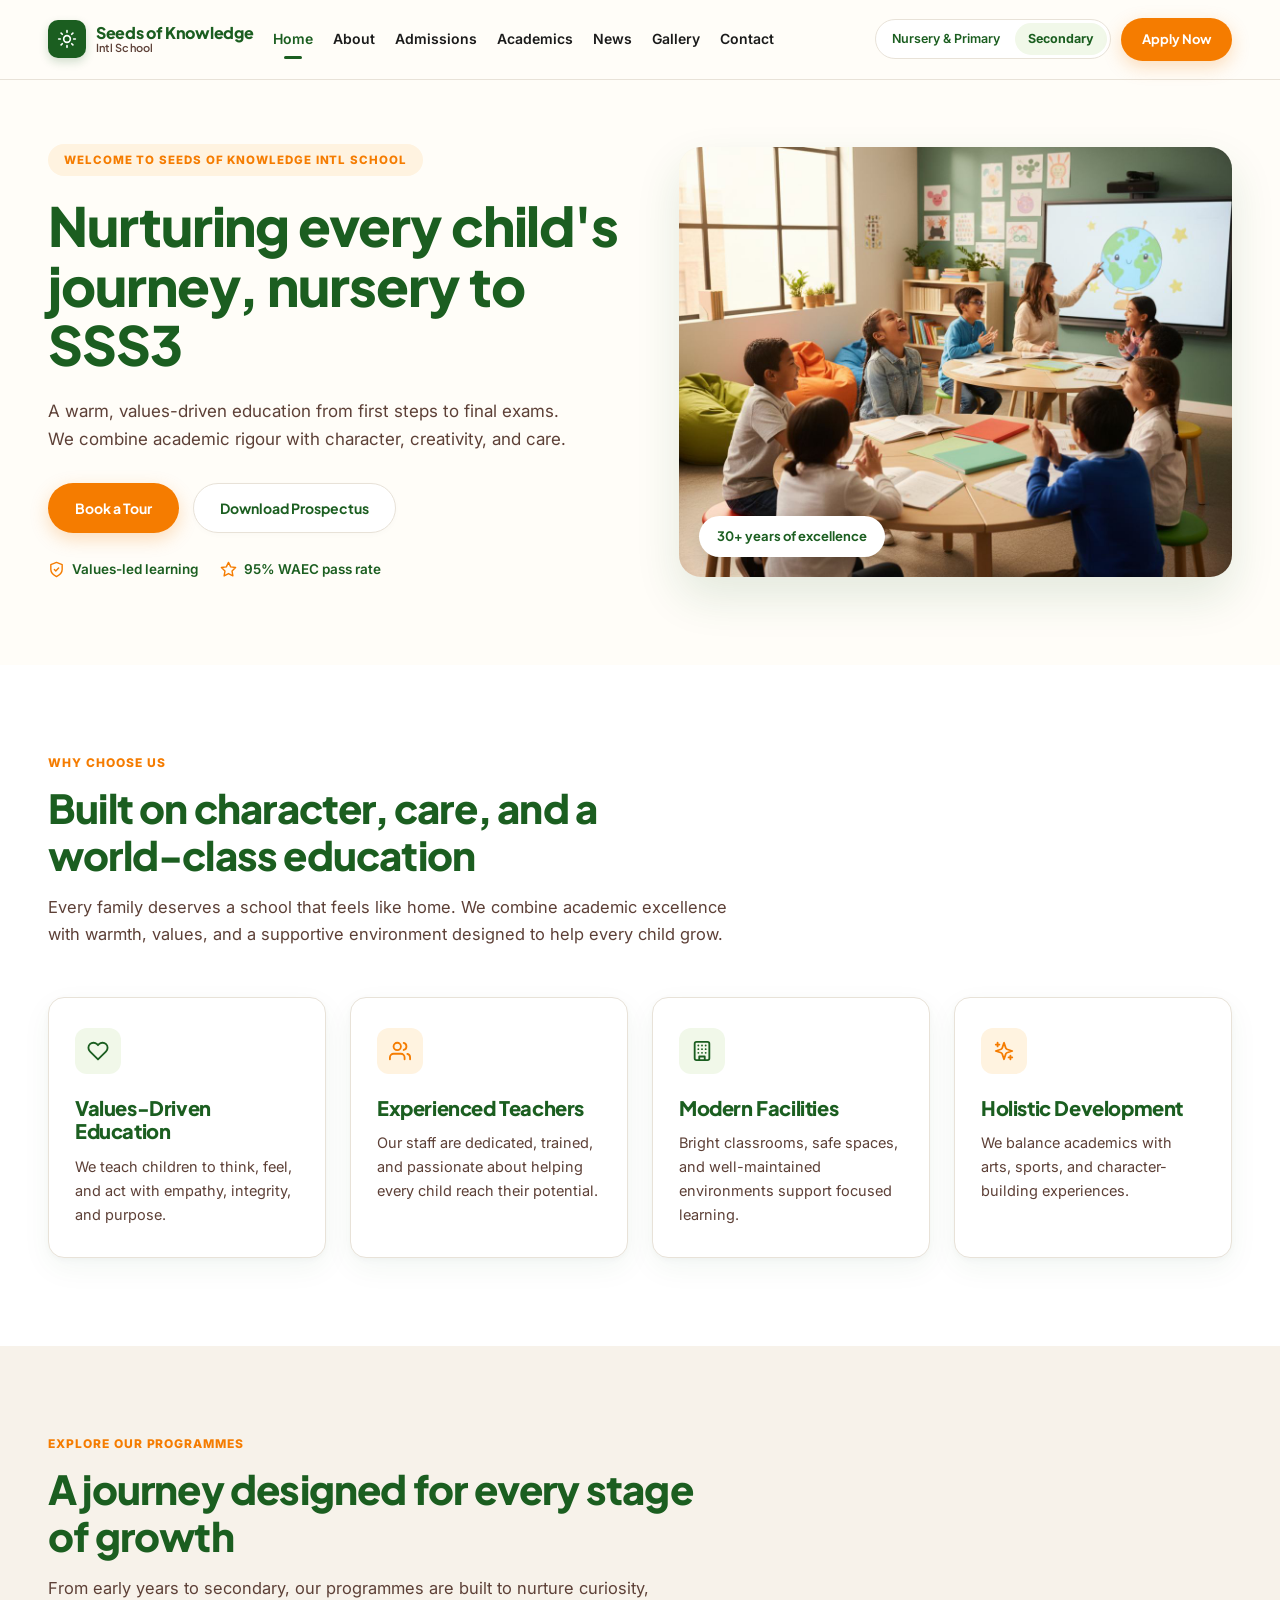
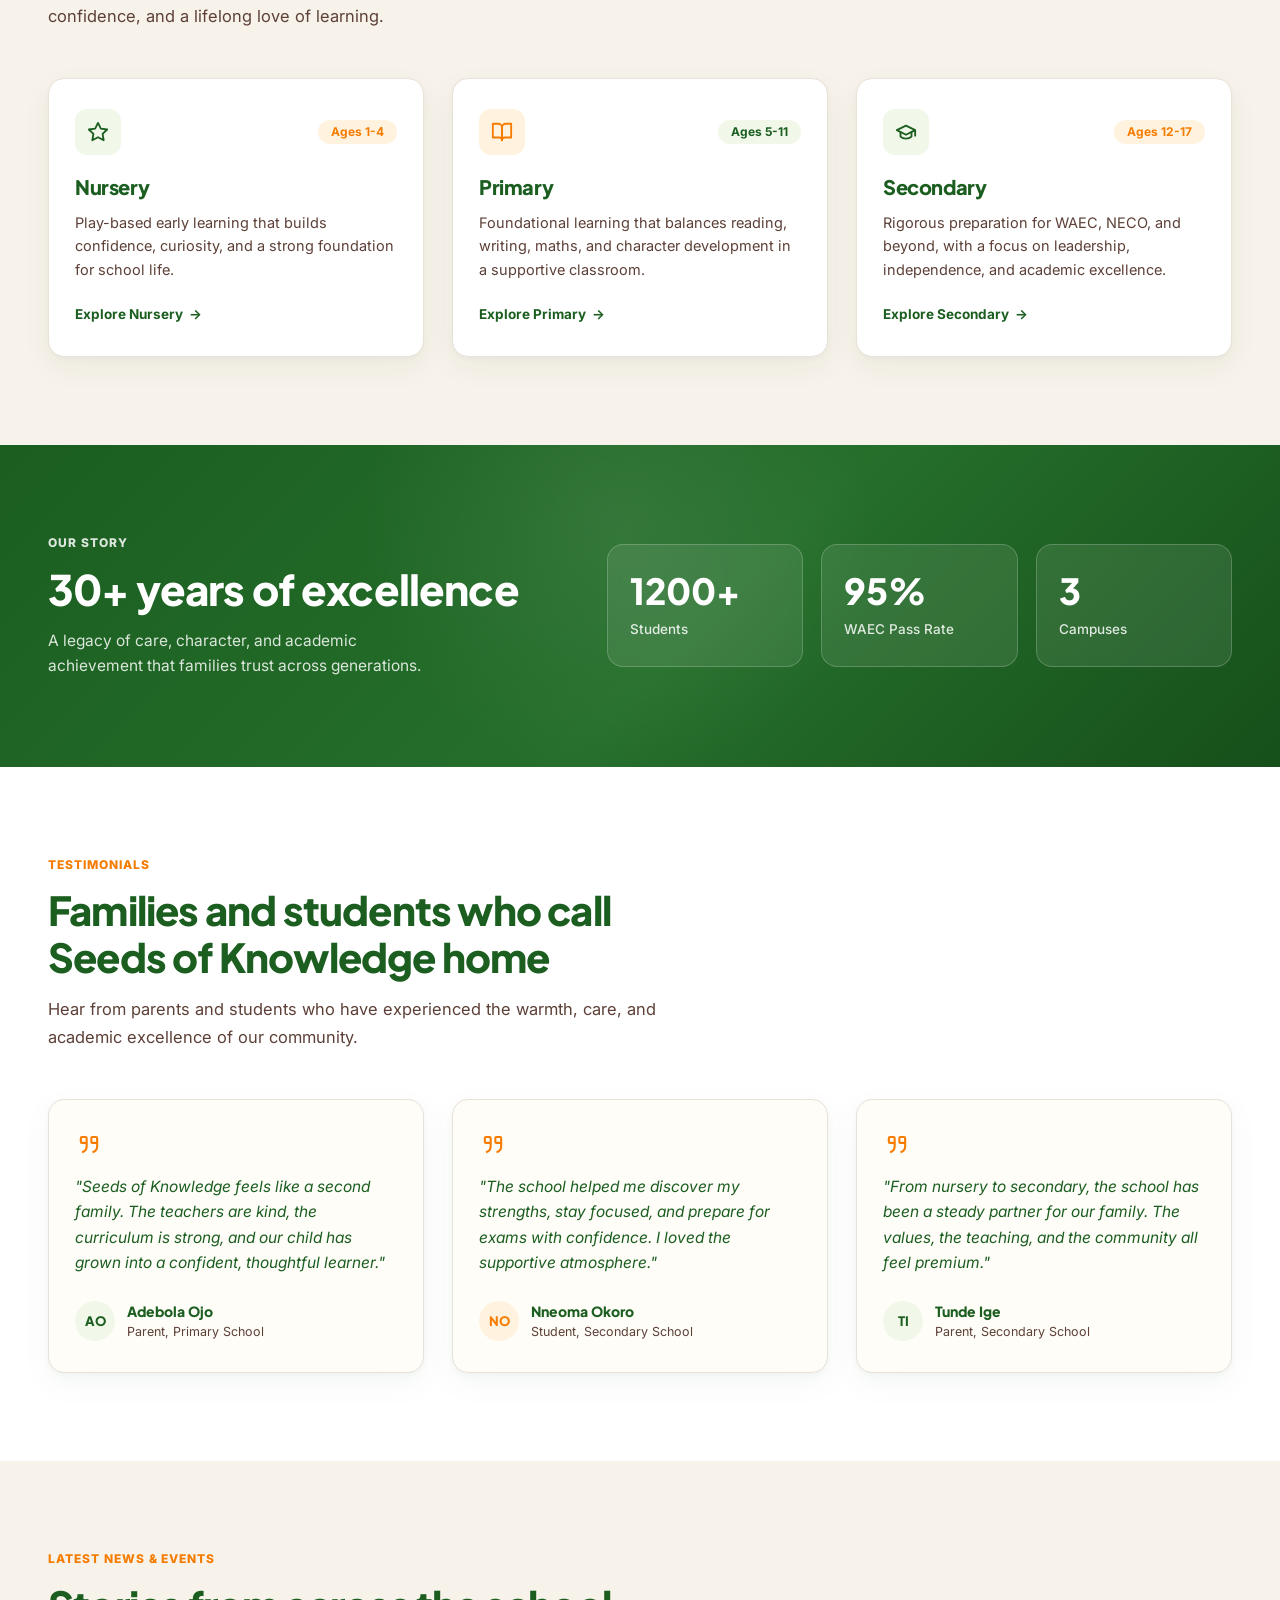
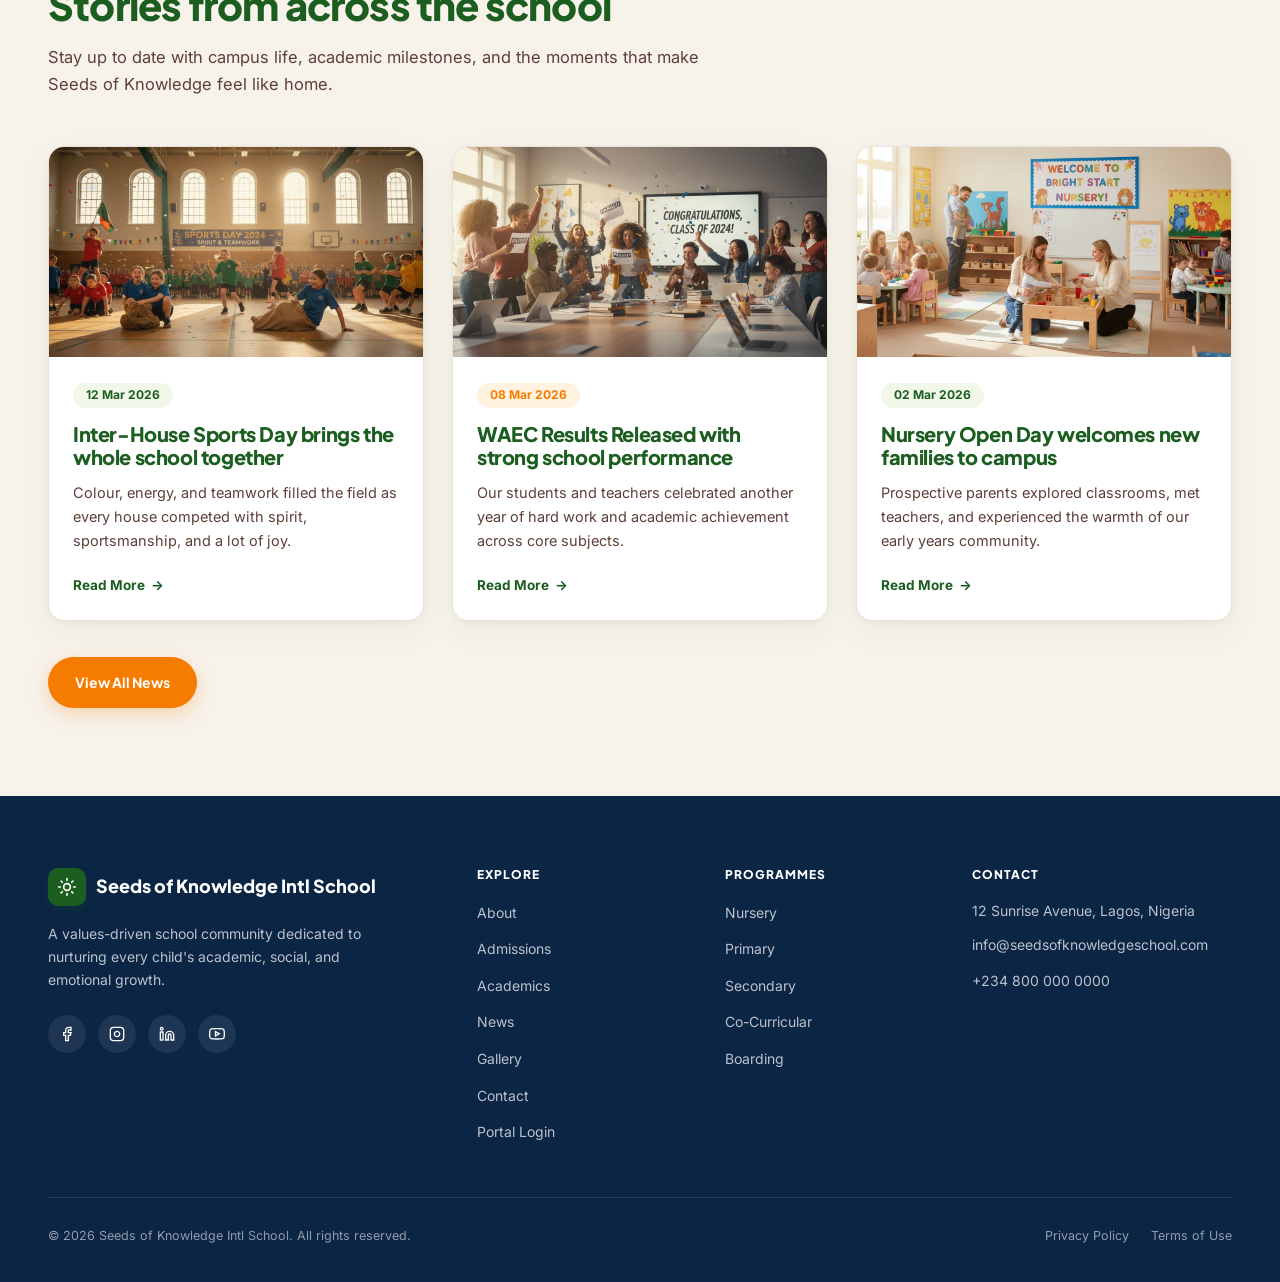
<file: index.html>
<!DOCTYPE html>
<html lang="en">
<head>
  <meta charset="UTF-8" />
  <meta name="viewport" content="width=device-width, initial-scale=1.0" />
  <title>Seeds of Knowledge Intl School | Nurturing Every Child's Journey, Nursery to SSS3</title>
  <meta name="description" content="A warm, values-driven education from first steps to final exams. Seeds of Knowledge Intl School combines academic rigour with character, creativity, and care across Lagos, Nigeria." />
    <link rel="icon" type="image/svg+xml" href="favicon.svg" />
  <link rel="icon" type="image/png" sizes="32x32" href="favicon-32x32.png" />
  <link rel="icon" type="image/png" sizes="16x16" href="favicon-16x16.png" />
  <link rel="apple-touch-icon" sizes="180x180" href="apple-touch-icon.png" />
  <link rel="canonical" href="https://seedsofknowledgeschool.com/" />

  <!-- Open Graph / Facebook -->
  <meta property="og:type" content="website" />
  <meta property="og:site_name" content="Seeds of Knowledge Intl School" />
  <meta property="og:locale" content="en_NG" />
  <meta property="og:url" content="https://seedsofknowledgeschool.com/" />
  <meta property="og:title" content="Seeds of Knowledge Intl School | Nurturing Every Child's Journey, Nursery to SSS3" />
  <meta property="og:description" content="A warm, values-driven education from first steps to final exams. Seeds of Knowledge Intl School combines academic rigour with character, creativity, and care across Lagos, Nigeria." />
  <meta property="og:image" content="https://seedsofknowledgeschool.com/assets/images/hero-home.jpg" />

  <!-- Twitter Card -->
  <meta name="twitter:card" content="summary_large_image" />
  <meta name="twitter:url" content="https://seedsofknowledgeschool.com/" />
  <meta name="twitter:title" content="Seeds of Knowledge Intl School | Nurturing Every Child's Journey, Nursery to SSS3" />
  <meta name="twitter:description" content="A warm, values-driven education from first steps to final exams. Seeds of Knowledge Intl School combines academic rigour with character, creativity, and care across Lagos, Nigeria." />
  <meta name="twitter:image" content="https://seedsofknowledgeschool.com/assets/images/hero-home.jpg" />

  <!-- Schema.org JSON-LD -->
  <script type="application/ld+json">
  {
    "@context": "https://schema.org",
    "@type": "School",
    "name": "Seeds of Knowledge Intl School",
    "url": "https://seedsofknowledgeschool.com/",
    "logo": "https://seedsofknowledgeschool.com/favicon.svg",
    "image": "https://seedsofknowledgeschool.com/assets/images/hero-home.jpg",
    "description": "A values-driven school community dedicated to nurturing every child's academic, social, and emotional growth from Creche to SSS3 across 3 Lagos campuses.",
    "telephone": "+2348000000000",
    "email": "info@seedsofknowledgeschool.com",
    "address": {
      "@type": "PostalAddress",
      "streetAddress": "12 Sunrise Avenue",
      "addressLocality": "Lagos",
      "addressCountry": "NG"
    },
    "subOrganization": [
      {
        "@type": "School",
        "name": "Seeds of Knowledge Lagos Mainland Flagship Campus",
        "address": "12 Sunrise Avenue, Lagos, Nigeria"
      },
      {
        "@type": "School",
        "name": "Seeds of Knowledge Victoria Island / Lekki Annex",
        "address": "Plot 24 Sunrise Close, Off Admiralty Way, Lekki Phase 1, Lagos"
      },
      {
        "@type": "School",
        "name": "Seeds of Knowledge Ikeja GRA Campus",
        "address": "8 Crescent Way, Ikeja GRA, Lagos"
      }
    ]
  }
  </script>
  <link rel="stylesheet" href="assets/css/styles.css" />
</head>
<body>

  <!-- ================= HEADER ================= -->
  <header class="site-header">
    <div class="header-inner">
      <a href="index.html" class="brand-logo">
        <span class="brand-icon" aria-hidden="true">
          <svg viewBox="0 0 24 24" fill="none" stroke="currentColor" stroke-width="2" stroke-linecap="round" stroke-linejoin="round">
            <circle cx="12" cy="12" r="4"></circle>
            <path d="M12 2v2M12 20v2M4.93 4.93l1.41 1.41M17.66 17.66l1.41 1.41M2 12h2M20 12h2M6.34 17.66l-1.41 1.41M19.07 4.93l-1.41 1.41"></path>
          </svg>
        </span>
        <span class="brand-text">
          <span class="brand-name">Seeds of Knowledge</span>
          <span class="brand-sub">Intl School</span>
        </span>
      </a>

      <nav class="main-nav" aria-label="Main Navigation">
        <a href="index.html" class="nav-link active">Home</a>
        <a href="about.html" class="nav-link">About</a>
        <a href="admissions.html" class="nav-link">Admissions</a>
        <a href="academics.html" class="nav-link">Academics</a>
        <a href="news.html" class="nav-link">News</a>
        <a href="gallery.html" class="nav-link">Gallery</a>
        <a href="contact.html" class="nav-link">Contact</a>
      </nav>

      <div class="header-actions">
        <div class="programme-switcher" aria-label="School Sections">
          <a href="nursery-primary.html" class="programme-pill">Nursery &amp; Primary</a>
          <a href="secondary.html" class="programme-pill highlighted">Secondary</a>
        </div>
        <a href="admissions.html" class="btn btn-sm btn-orange">Apply Now</a>
        <button class="mobile-menu-toggle" aria-label="Toggle Menu" aria-expanded="false">
          <svg width="20" height="20" viewBox="0 0 24 24" fill="none" stroke="currentColor" stroke-width="2.2" stroke-linecap="round">
            <line x1="3" y1="6" x2="21" y2="6"></line>
            <line x1="3" y1="12" x2="21" y2="12"></line>
            <line x1="3" y1="18" x2="21" y2="18"></line>
          </svg>
        </button>
      </div>
    </div>

    <!-- Mobile Navigation Drawer -->
    <div class="mobile-drawer">
      <a href="index.html" class="nav-link active">Home</a>
      <a href="about.html" class="nav-link">About</a>
      <a href="admissions.html" class="nav-link">Admissions</a>
      <a href="academics.html" class="nav-link">Academics</a>
      <a href="news.html" class="nav-link">News</a>
      <a href="gallery.html" class="nav-link">Gallery</a>
      <a href="contact.html" class="nav-link">Contact</a>
      <a href="login" class="nav-link">Portal Login</a>
      <a href="admissions.html" class="btn btn-orange mobile-drawer-btn">Apply for Admission</a>
      <div class="programme-switcher">
        <a href="nursery-primary.html" class="programme-pill">Nursery &amp; Primary</a>
        <a href="secondary.html" class="programme-pill highlighted">Secondary</a>
      </div>
    </div>
  </header>

  <main>
    <!-- ================= HERO SECTION ================= -->
    <section class="hero-split">
      <div class="container">
        <div class="hero-grid">
          <div class="hero-content">
            <span class="eyebrow-pill">Welcome to Seeds of Knowledge Intl School</span>
            <h1 class="hero-title">Nurturing every child's journey, nursery to SSS3</h1>
            <p class="hero-desc">
              A warm, values-driven education from first steps to final exams. We combine academic rigour with character, creativity, and care.
            </p>
            <div class="hero-buttons">
              <a href="contact.html#book-tour" class="btn btn-orange">Book a Tour</a>
              <a href="assets/Seeds-of-Knowledge-Prospectus-2026.pdf" download class="btn btn-outline">Download Prospectus</a>
            </div>
            <div class="hero-trust">
              <span class="trust-item">
                <svg viewBox="0 0 24 24" fill="none" stroke="currentColor" stroke-width="2" stroke-linecap="round" stroke-linejoin="round">
                  <path d="M12 22s8-4 8-10V5l-8-3-8 3v7c0 6 8 10 8 10z"></path>
                  <path d="m9 12 2 2 4-4"></path>
                </svg>
                Values-led learning
              </span>
              <span class="trust-item">
                <svg viewBox="0 0 24 24" fill="none" stroke="currentColor" stroke-width="2" stroke-linecap="round" stroke-linejoin="round">
                  <polygon points="12 2 15.09 8.26 22 9.27 17 14.14 18.18 21.02 12 17.77 5.82 21.02 7 14.14 2 9.27 8.91 8.26 12 2"></polygon>
                </svg>
                95% WAEC pass rate
              </span>
            </div>
          </div>

          <div class="hero-media">
            <img src="assets/images/hero-home.jpg" alt="Seeds of Knowledge Intl School teacher and smiling students in interactive classroom" />
            <div class="floating-pill">30+ years of excellence</div>
          </div>
        </div>
      </div>
    </section>

    <!-- ================= WHY CHOOSE US ================= -->
    <section class="section section-white">
      <div class="container">
        <div class="section-header">
          <span class="eyebrow-text">Why Choose Us</span>
          <h2 class="section-title">Built on character, care, and a world-class education</h2>
          <p class="section-subtitle">
            Every family deserves a school that feels like home. We combine academic excellence with warmth, values, and a supportive environment designed to help every child grow.
          </p>
        </div>

        <div class="grid-4">
          <div class="card">
            <div class="icon-box green">
              <svg viewBox="0 0 24 24" fill="none" stroke="currentColor" stroke-width="2" stroke-linecap="round" stroke-linejoin="round">
                <path d="M20.84 4.61a5.5 5.5 0 0 0-7.78 0L12 5.67l-1.06-1.06a5.5 5.5 0 0 0-7.78 7.78l1.06 1.06L12 21.23l7.78-7.78 1.06-1.06a5.5 5.5 0 0 0 0-7.78z"></path>
              </svg>
            </div>
            <h3 class="card-title">Values-Driven Education</h3>
            <p class="card-text">
              We teach children to think, feel, and act with empathy, integrity, and purpose.
            </p>
          </div>

          <div class="card">
            <div class="icon-box orange">
              <svg viewBox="0 0 24 24" fill="none" stroke="currentColor" stroke-width="2" stroke-linecap="round" stroke-linejoin="round">
                <path d="M17 21v-2a4 4 0 0 0-4-4H5a4 4 0 0 0-4 4v2"></path>
                <circle cx="9" cy="7" r="4"></circle>
                <path d="M23 21v-2a4 4 0 0 0-3-3.87"></path>
                <path d="M16 3.13a4 4 0 0 1 0 7.75"></path>
              </svg>
            </div>
            <h3 class="card-title">Experienced Teachers</h3>
            <p class="card-text">
              Our staff are dedicated, trained, and passionate about helping every child reach their potential.
            </p>
          </div>

          <div class="card">
            <div class="icon-box green">
              <svg viewBox="0 0 24 24" fill="none" stroke="currentColor" stroke-width="2" stroke-linecap="round" stroke-linejoin="round">
                <rect x="4" y="2" width="16" height="20" rx="2" ry="2"></rect>
                <path d="M9 22v-4h6v4"></path>
                <path d="M8 6h.01M16 6h.01M12 6h.01M12 10h.01M12 14h.01M16 10h.01M16 14h.01M8 10h.01M8 14h.01"></path>
              </svg>
            </div>
            <h3 class="card-title">Modern Facilities</h3>
            <p class="card-text">
              Bright classrooms, safe spaces, and well-maintained environments support focused learning.
            </p>
          </div>

          <div class="card">
            <div class="icon-box orange">
              <svg viewBox="0 0 24 24" fill="none" stroke="currentColor" stroke-width="2" stroke-linecap="round" stroke-linejoin="round">
                <path d="m12 3-1.912 5.813a2 2 0 0 1-1.275 1.275L3 12l5.813 1.912a2 2 0 0 1 1.275 1.275L12 21l1.912-5.813a2 2 0 0 1 1.275-1.275L21 12l-5.813-1.912a2 2 0 0 1-1.275-1.275L12 3Z"></path>
                <path d="M5 3v4M19 17v4M3 5h4M17 19h4"></path>
              </svg>
            </div>
            <h3 class="card-title">Holistic Development</h3>
            <p class="card-text">
              We balance academics with arts, sports, and character-building experiences.
            </p>
          </div>
        </div>
      </div>
    </section>

    <!-- ================= EXPLORE OUR PROGRAMMES ================= -->
    <section class="section section-oatmeal">
      <div class="container">
        <div class="section-header">
          <span class="eyebrow-text">Explore Our Programmes</span>
          <h2 class="section-title">A journey designed for every stage of growth</h2>
          <p class="section-subtitle">
            From early years to secondary, our programmes are built to nurture curiosity, confidence, and a lifelong love of learning.
          </p>
        </div>

        <div class="grid-3">
          <div class="card">
            <div class="card-top-between">
              <div class="icon-box green">
                <svg viewBox="0 0 24 24" fill="none" stroke="currentColor" stroke-width="2" stroke-linecap="round" stroke-linejoin="round">
                  <polygon points="12 2 15.09 8.26 22 9.27 17 14.14 18.18 21.02 12 17.77 5.82 21.02 7 14.14 2 9.27 8.91 8.26 12 2"></polygon>
                </svg>
              </div>
              <span class="badge badge-orange">Ages 1-4</span>
            </div>
            <h3 class="card-title">Nursery</h3>
            <p class="card-text">
              Play-based early learning that builds confidence, curiosity, and a strong foundation for school life.
            </p>
            <a href="nursery-primary.html#nursery" class="card-link">Explore Nursery <span>&rarr;</span></a>
          </div>

          <div class="card">
            <div class="card-top-between">
              <div class="icon-box orange">
                <svg viewBox="0 0 24 24" fill="none" stroke="currentColor" stroke-width="2" stroke-linecap="round" stroke-linejoin="round">
                  <path d="M2 3h6a4 4 0 0 1 4 4v14a3 3 0 0 0-3-3H2z"></path>
                  <path d="M22 3h-6a4 4 0 0 0-4 4v14a3 3 0 0 1 3-3h7z"></path>
                </svg>
              </div>
              <span class="badge badge-green">Ages 5-11</span>
            </div>
            <h3 class="card-title">Primary</h3>
            <p class="card-text">
              Foundational learning that balances reading, writing, maths, and character development in a supportive classroom.
            </p>
            <a href="nursery-primary.html#primary" class="card-link">Explore Primary <span>&rarr;</span></a>
          </div>

          <div class="card">
            <div class="card-top-between">
              <div class="icon-box green">
                <svg viewBox="0 0 24 24" fill="none" stroke="currentColor" stroke-width="2" stroke-linecap="round" stroke-linejoin="round">
                  <path d="M22 10v6M2 10l10-5 10 5-10 5z"></path>
                  <path d="M6 12v5c3 3 9 3 12 0v-5"></path>
                </svg>
              </div>
              <span class="badge badge-orange">Ages 12-17</span>
            </div>
            <h3 class="card-title">Secondary</h3>
            <p class="card-text">
              Rigorous preparation for WAEC, NECO, and beyond, with a focus on leadership, independence, and academic excellence.
            </p>
            <a href="secondary.html" class="card-link">Explore Secondary <span>&rarr;</span></a>
          </div>
        </div>
      </div>
    </section>

    <!-- ================= OUR STORY STATS BANNER ================= -->
    <section class="section section-green">
      <div class="container">
        <div class="stats-banner-grid">
          <div>
            <span class="eyebrow-text light">Our Story</span>
            <h2 class="stats-banner-title">30+ years of excellence</h2>
            <p class="stats-banner-desc">
              A legacy of care, character, and academic achievement that families trust across generations.
            </p>
          </div>

          <div class="stats-cards-row">
            <div class="stat-glass-card">
              <div class="stat-number">1200+</div>
              <div class="stat-label">Students</div>
            </div>
            <div class="stat-glass-card">
              <div class="stat-number">95%</div>
              <div class="stat-label">WAEC Pass Rate</div>
            </div>
            <div class="stat-glass-card">
              <div class="stat-number">3</div>
              <div class="stat-label">Campuses</div>
            </div>
          </div>
        </div>
      </div>
    </section>

    <!-- ================= TESTIMONIALS ================= -->
    <section class="section section-white">
      <div class="container">
        <div class="section-header">
          <span class="eyebrow-text">Testimonials</span>
          <h2 class="section-title">Families and students who call Seeds of Knowledge home</h2>
          <p class="section-subtitle">
            Hear from parents and students who have experienced the warmth, care, and academic excellence of our community.
          </p>
        </div>

        <div class="grid-3">
          <div class="card card-cream">
            <div class="quote-mark" aria-hidden="true">
              <svg viewBox="0 0 24 24" fill="none" stroke="currentColor" stroke-width="1.8">
                <path d="M10 11H6a1 1 0 0 1-1-1V7a1 1 0 0 1 1-1h3a1 1 0 0 1 1 1v7c0 2.667-1.333 4.333-4 5"></path>
                <path d="M19 11h-4a1 1 0 0 1-1-1V7a1 1 0 0 1 1-1h3a1 1 0 0 1 1 1v7c0 2.667-1.333 4.333-4 5"></path>
              </svg>
            </div>
            <p class="quote-text">
              "Seeds of Knowledge feels like a second family. The teachers are kind, the curriculum is strong, and our child has grown into a confident, thoughtful learner."
            </p>
            <div class="quote-author">
              <span class="avatar-initials green">AO</span>
              <div>
                <div class="author-name">Adebola Ojo</div>
                <div class="author-meta">Parent, Primary School</div>
              </div>
            </div>
          </div>

          <div class="card card-cream">
            <div class="quote-mark" aria-hidden="true">
              <svg viewBox="0 0 24 24" fill="none" stroke="currentColor" stroke-width="1.8">
                <path d="M10 11H6a1 1 0 0 1-1-1V7a1 1 0 0 1 1-1h3a1 1 0 0 1 1 1v7c0 2.667-1.333 4.333-4 5"></path>
                <path d="M19 11h-4a1 1 0 0 1-1-1V7a1 1 0 0 1 1-1h3a1 1 0 0 1 1 1v7c0 2.667-1.333 4.333-4 5"></path>
              </svg>
            </div>
            <p class="quote-text">
              "The school helped me discover my strengths, stay focused, and prepare for exams with confidence. I loved the supportive atmosphere."
            </p>
            <div class="quote-author">
              <span class="avatar-initials orange">NO</span>
              <div>
                <div class="author-name">Nneoma Okoro</div>
                <div class="author-meta">Student, Secondary School</div>
              </div>
            </div>
          </div>

          <div class="card card-cream">
            <div class="quote-mark" aria-hidden="true">
              <svg viewBox="0 0 24 24" fill="none" stroke="currentColor" stroke-width="1.8">
                <path d="M10 11H6a1 1 0 0 1-1-1V7a1 1 0 0 1 1-1h3a1 1 0 0 1 1 1v7c0 2.667-1.333 4.333-4 5"></path>
                <path d="M19 11h-4a1 1 0 0 1-1-1V7a1 1 0 0 1 1-1h3a1 1 0 0 1 1 1v7c0 2.667-1.333 4.333-4 5"></path>
              </svg>
            </div>
            <p class="quote-text">
              "From nursery to secondary, the school has been a steady partner for our family. The values, the teaching, and the community all feel premium."
            </p>
            <div class="quote-author">
              <span class="avatar-initials green">TI</span>
              <div>
                <div class="author-name">Tunde Ige</div>
                <div class="author-meta">Parent, Secondary School</div>
              </div>
            </div>
          </div>
        </div>
      </div>
    </section>

    <!-- ================= LATEST NEWS & EVENTS ================= -->
    <section class="section section-oatmeal">
      <div class="container">
        <div class="section-header">
          <span class="eyebrow-text">Latest News &amp; Events</span>
          <h2 class="section-title">Stories from across the school</h2>
          <p class="section-subtitle">
            Stay up to date with campus life, academic milestones, and the moments that make Seeds of Knowledge feel like home.
          </p>
        </div>

        <div class="grid-3">
          <article class="photo-card">
            <div class="photo-card-img">
              <img src="assets/images/news-sports-day.jpg" alt="Inter-House Sports Day brings the whole school together" />
            </div>
            <div class="photo-card-body">
              <div style="margin-bottom: 14px;">
                <span class="badge badge-green">12 Mar 2026</span>
              </div>
              <h3 class="card-title">Inter-House Sports Day brings the whole school together</h3>
              <p class="card-text">
                Colour, energy, and teamwork filled the field as every house competed with spirit, sportsmanship, and a lot of joy.
              </p>
              <a href="news.html#sports-day" class="card-link">Read More <span>&rarr;</span></a>
            </div>
          </article>

          <article class="photo-card">
            <div class="photo-card-img">
              <img src="assets/images/news-waec-results.jpg" alt="WAEC Results Released with strong school performance" />
            </div>
            <div class="photo-card-body">
              <div style="margin-bottom: 14px;">
                <span class="badge badge-orange">08 Mar 2026</span>
              </div>
              <h3 class="card-title">WAEC Results Released with strong school performance</h3>
              <p class="card-text">
                Our students and teachers celebrated another year of hard work and academic achievement across core subjects.
              </p>
              <a href="news.html#waec-results" class="card-link">Read More <span>&rarr;</span></a>
            </div>
          </article>

          <article class="photo-card">
            <div class="photo-card-img">
              <img src="assets/images/news-nursery-openday.jpg" alt="Nursery Open Day welcomes new families to campus" />
            </div>
            <div class="photo-card-body">
              <div style="margin-bottom: 14px;">
                <span class="badge badge-green">02 Mar 2026</span>
              </div>
              <h3 class="card-title">Nursery Open Day welcomes new families to campus</h3>
              <p class="card-text">
                Prospective parents explored classrooms, met teachers, and experienced the warmth of our early years community.
              </p>
              <a href="news.html#nursery-openday" class="card-link">Read More <span>&rarr;</span></a>
            </div>
          </article>
        </div>

        <div style="margin-top: 36px;">
          <a href="news.html" class="btn btn-orange">View All News</a>
        </div>
      </div>
    </section>
  </main>

  <!-- ================= FOOTER ================= -->
  <footer class="site-footer">
    <div class="container">
      <div class="footer-grid">
        <div>
          <a href="index.html" class="brand-logo">
            <span class="brand-icon" aria-hidden="true">
              <svg viewBox="0 0 24 24" fill="none" stroke="currentColor" stroke-width="2" stroke-linecap="round" stroke-linejoin="round">
                <circle cx="12" cy="12" r="4"></circle>
                <path d="M12 2v2M12 20v2M4.93 4.93l1.41 1.41M17.66 17.66l1.41 1.41M2 12h2M20 12h2M6.34 17.66l-1.41 1.41M19.07 4.93l-1.41 1.41"></path>
              </svg>
            </span>
            <span class="footer-brand-title">Seeds of Knowledge Intl School</span>
          </a>
          <p class="footer-desc">
            A values-driven school community dedicated to nurturing every child's academic, social, and emotional growth.
          </p>
          <div class="social-links">
            <a href="contact.html" class="social-btn" aria-label="Facebook">
              <svg viewBox="0 0 24 24" fill="none" stroke="currentColor" stroke-width="2"><path d="M18 2h-3a5 5 0 0 0-5 5v3H7v4h3v8h4v-8h3l1-4h-4V7a1 1 0 0 1 1-1h3z"></path></svg>
            </a>
            <a href="gallery.html" class="social-btn" aria-label="Instagram">
              <svg viewBox="0 0 24 24" fill="none" stroke="currentColor" stroke-width="2"><rect x="2" y="2" width="20" height="20" rx="5" ry="5"></rect><path d="M16 11.37A4 4 0 1 1 12.63 8 4 4 0 0 1 16 11.37z"></path><line x1="17.5" y1="6.5" x2="17.51" y2="6.5"></line></svg>
            </a>
            <a href="about.html" class="social-btn" aria-label="LinkedIn">
              <svg viewBox="0 0 24 24" fill="none" stroke="currentColor" stroke-width="2"><path d="M16 8a6 6 0 0 1 6 6v7h-4v-7a2 2 0 0 0-2-2 2 2 0 0 0-2 2v7h-4v-7a6 6 0 0 1 6-6z"></path><rect x="2" y="9" width="4" height="12"></rect><circle cx="4" cy="4" r="2"></circle></svg>
            </a>
            <a href="news.html" class="social-btn" aria-label="YouTube">
              <svg viewBox="0 0 24 24" fill="none" stroke="currentColor" stroke-width="2"><path d="M22.54 6.42a2.78 2.78 0 0 0-1.94-2C18.88 4 12 4 12 4s-6.88 0-8.6.46a2.78 2.78 0 0 0-1.94 2A29 29 0 0 0 1 11.75a29 29 0 0 0 .46 5.33A2.78 2.78 0 0 0 3.4 19c1.72.46 8.6.46 8.6.46s6.88 0 8.6-.46a2.78 2.78 0 0 0 1.94-2 29 29 0 0 0 .46-5.25 29 29 0 0 0-.46-5.33z"></path><polygon points="9.75 15.02 15.5 11.75 9.75 8.48 9.75 15.02"></polygon></svg>
            </a>
          </div>
        </div>

        <div>
          <h4 class="footer-col-title">Explore</h4>
          <ul class="footer-links">
            <li><a href="about.html">About</a></li>
            <li><a href="admissions.html">Admissions</a></li>
            <li><a href="academics.html">Academics</a></li>
            <li><a href="news.html">News</a></li>
            <li><a href="gallery.html">Gallery</a></li>
            <li><a href="contact.html">Contact</a></li>
            <li><a href="login">Portal Login</a></li>
          </ul>
        </div>

        <div>
          <h4 class="footer-col-title">Programmes</h4>
          <ul class="footer-links">
            <li><a href="nursery-primary.html#nursery">Nursery</a></li>
            <li><a href="nursery-primary.html#primary">Primary</a></li>
            <li><a href="secondary.html">Secondary</a></li>
            <li><a href="academics.html#beyond-classroom">Co-Curricular</a></li>
            <li><a href="secondary.html#boarding">Boarding</a></li>
          </ul>
        </div>

        <div>
          <h4 class="footer-col-title">Contact</h4>
          <ul class="footer-links">
            <li class="footer-contact-item">12 Sunrise Avenue, Lagos, Nigeria</li>
            <li><a href="mailto:info@seedsofknowledgeschool.com">info@seedsofknowledgeschool.com</a></li>
            <li><a href="tel:+2348000000000">+234 800 000 0000</a></li>
          </ul>
        </div>
      </div>

      <div class="footer-bottom">
        <div>&copy; 2026 Seeds of Knowledge Intl School. All rights reserved.</div>
        <div class="footer-legal">
          <a href="contact.html#privacy">Privacy Policy</a>
          <a href="contact.html#terms">Terms of Use</a>
        </div>
      </div>
    </div>
  </footer>

  <script src="assets/js/main.js"></script>
</body>
</html>
</file>
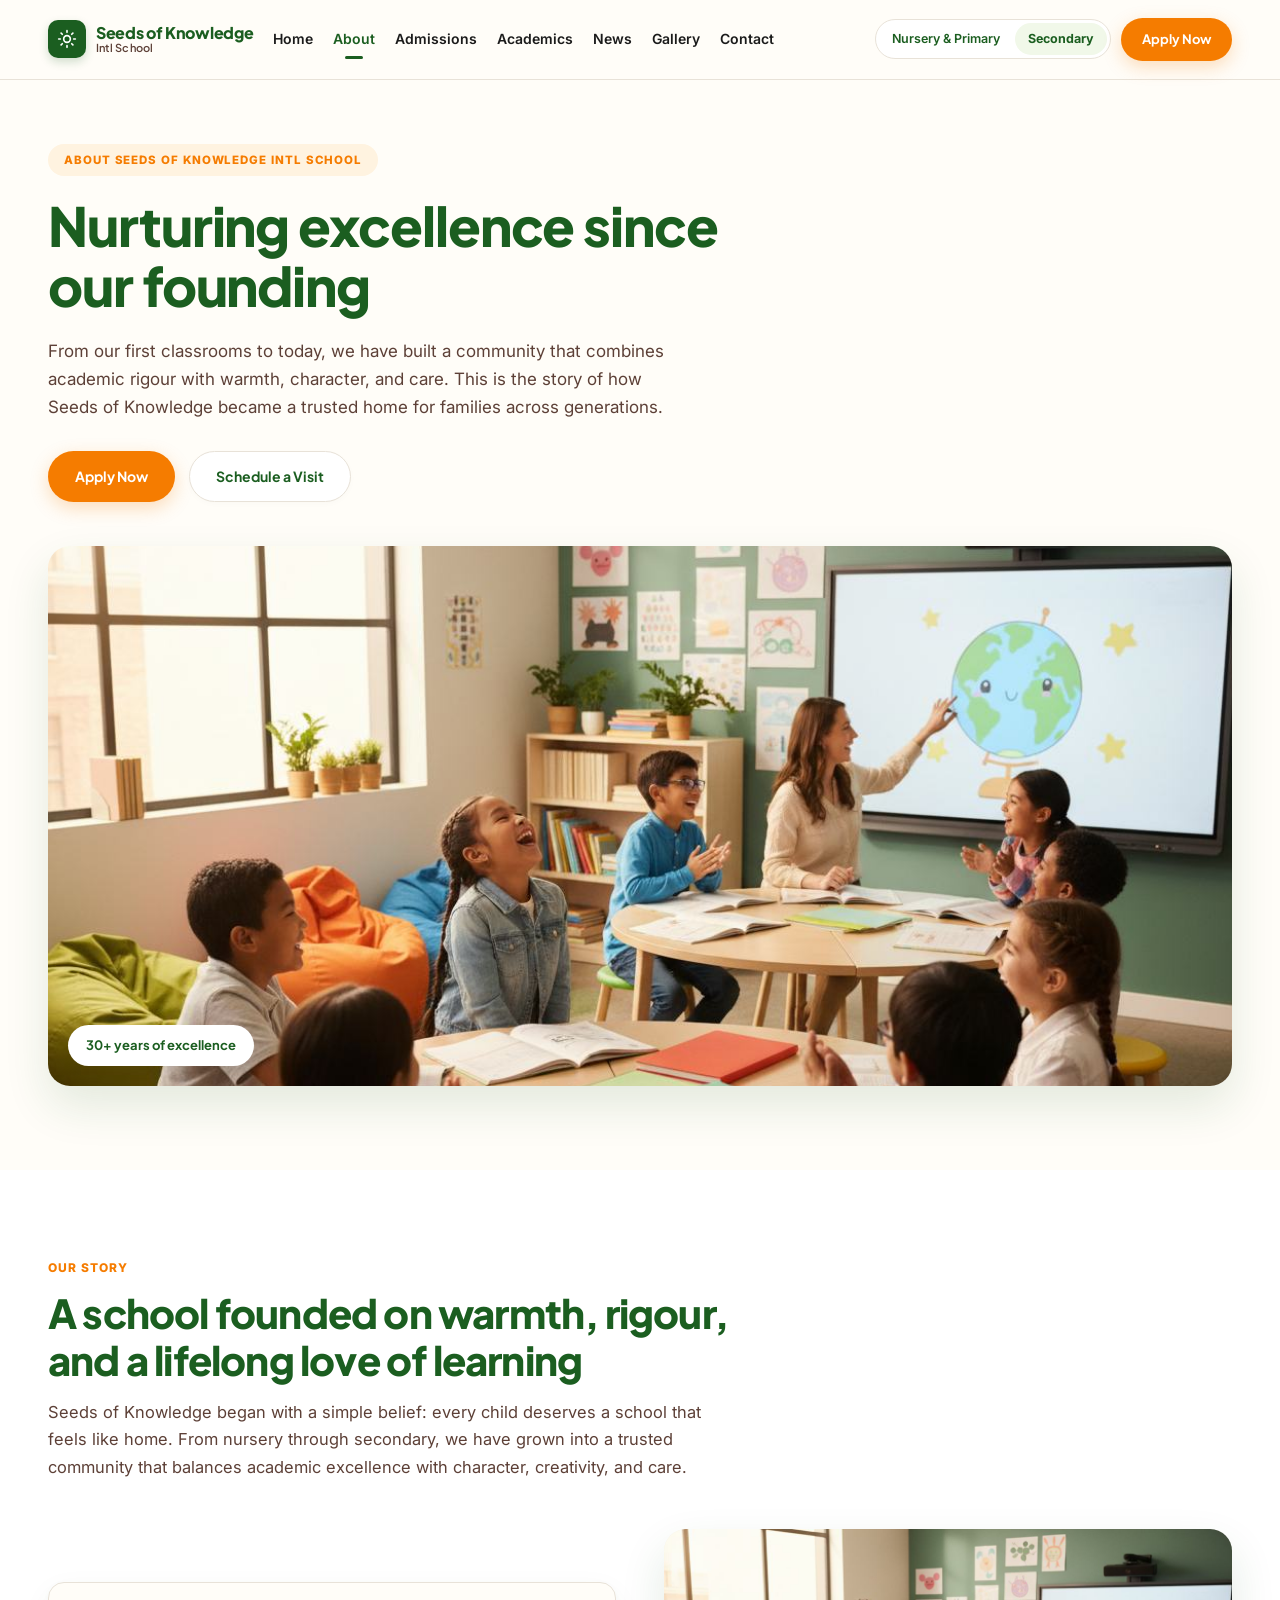
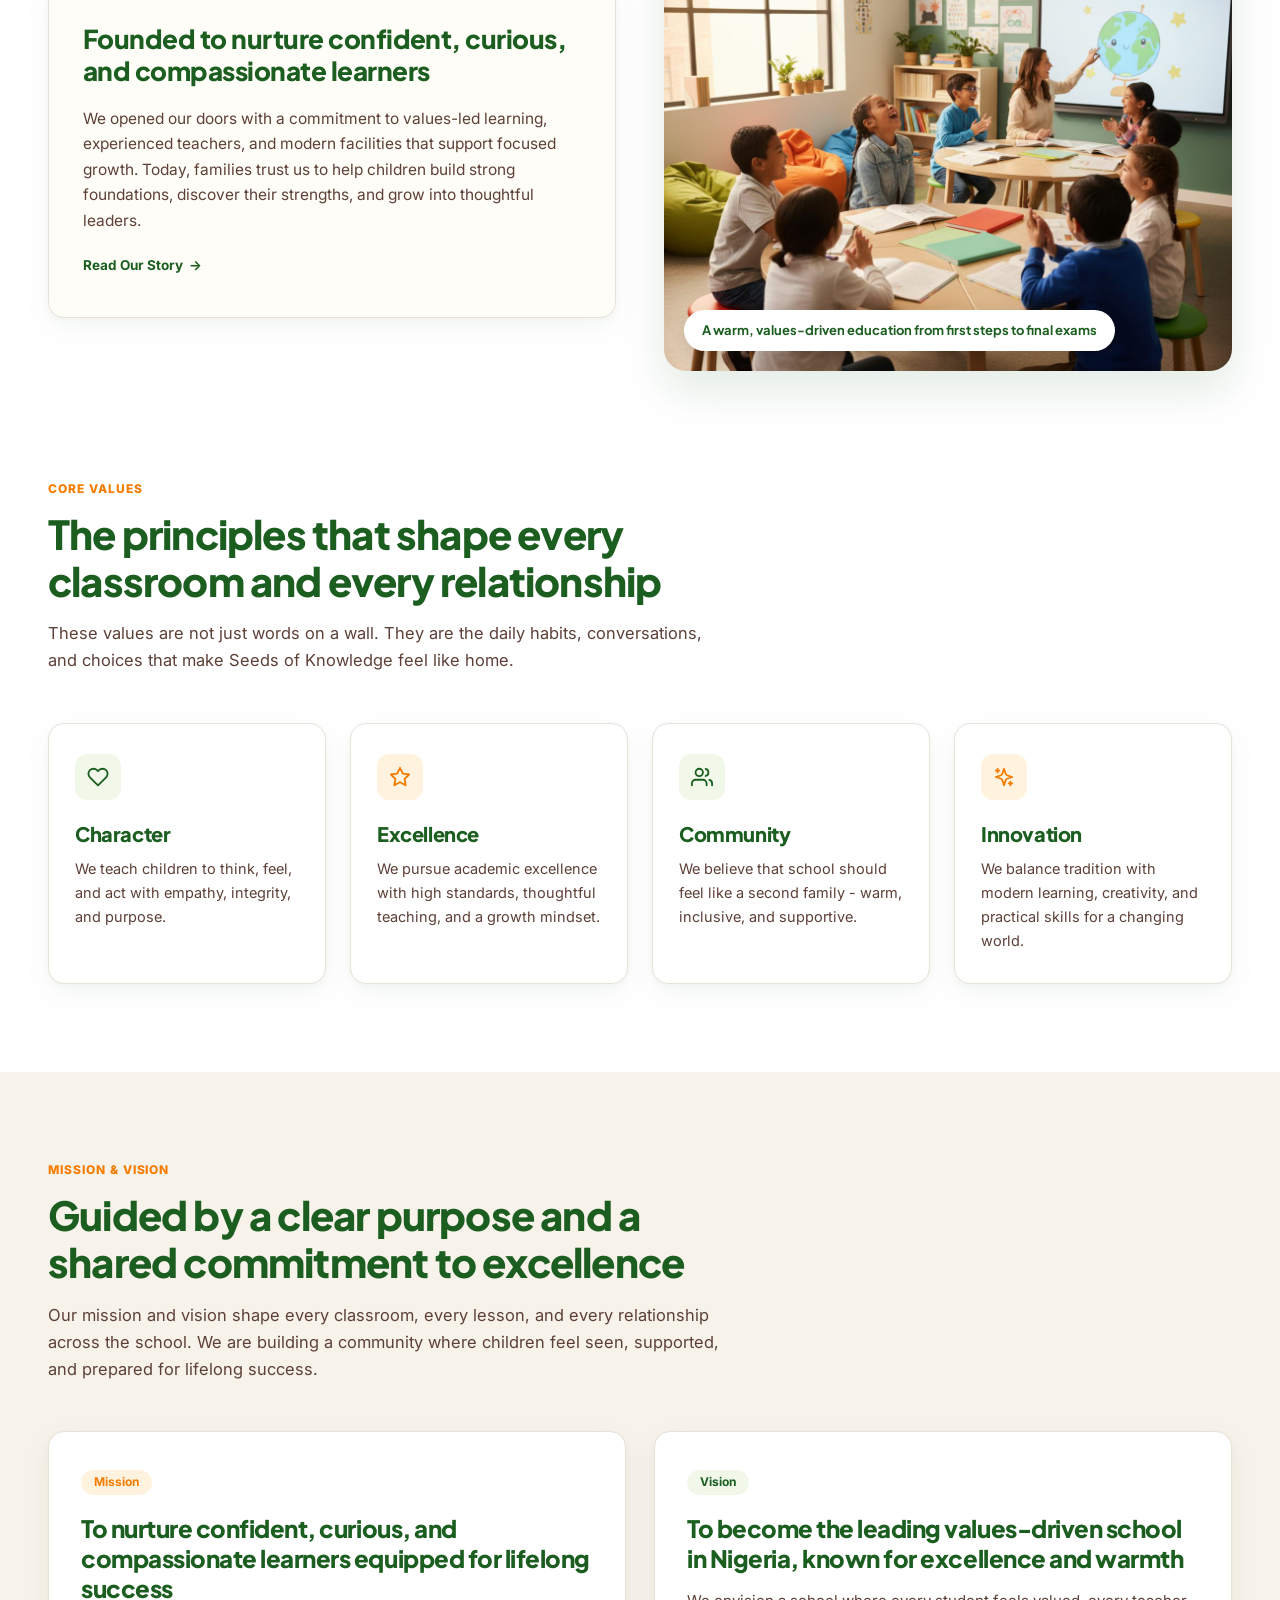
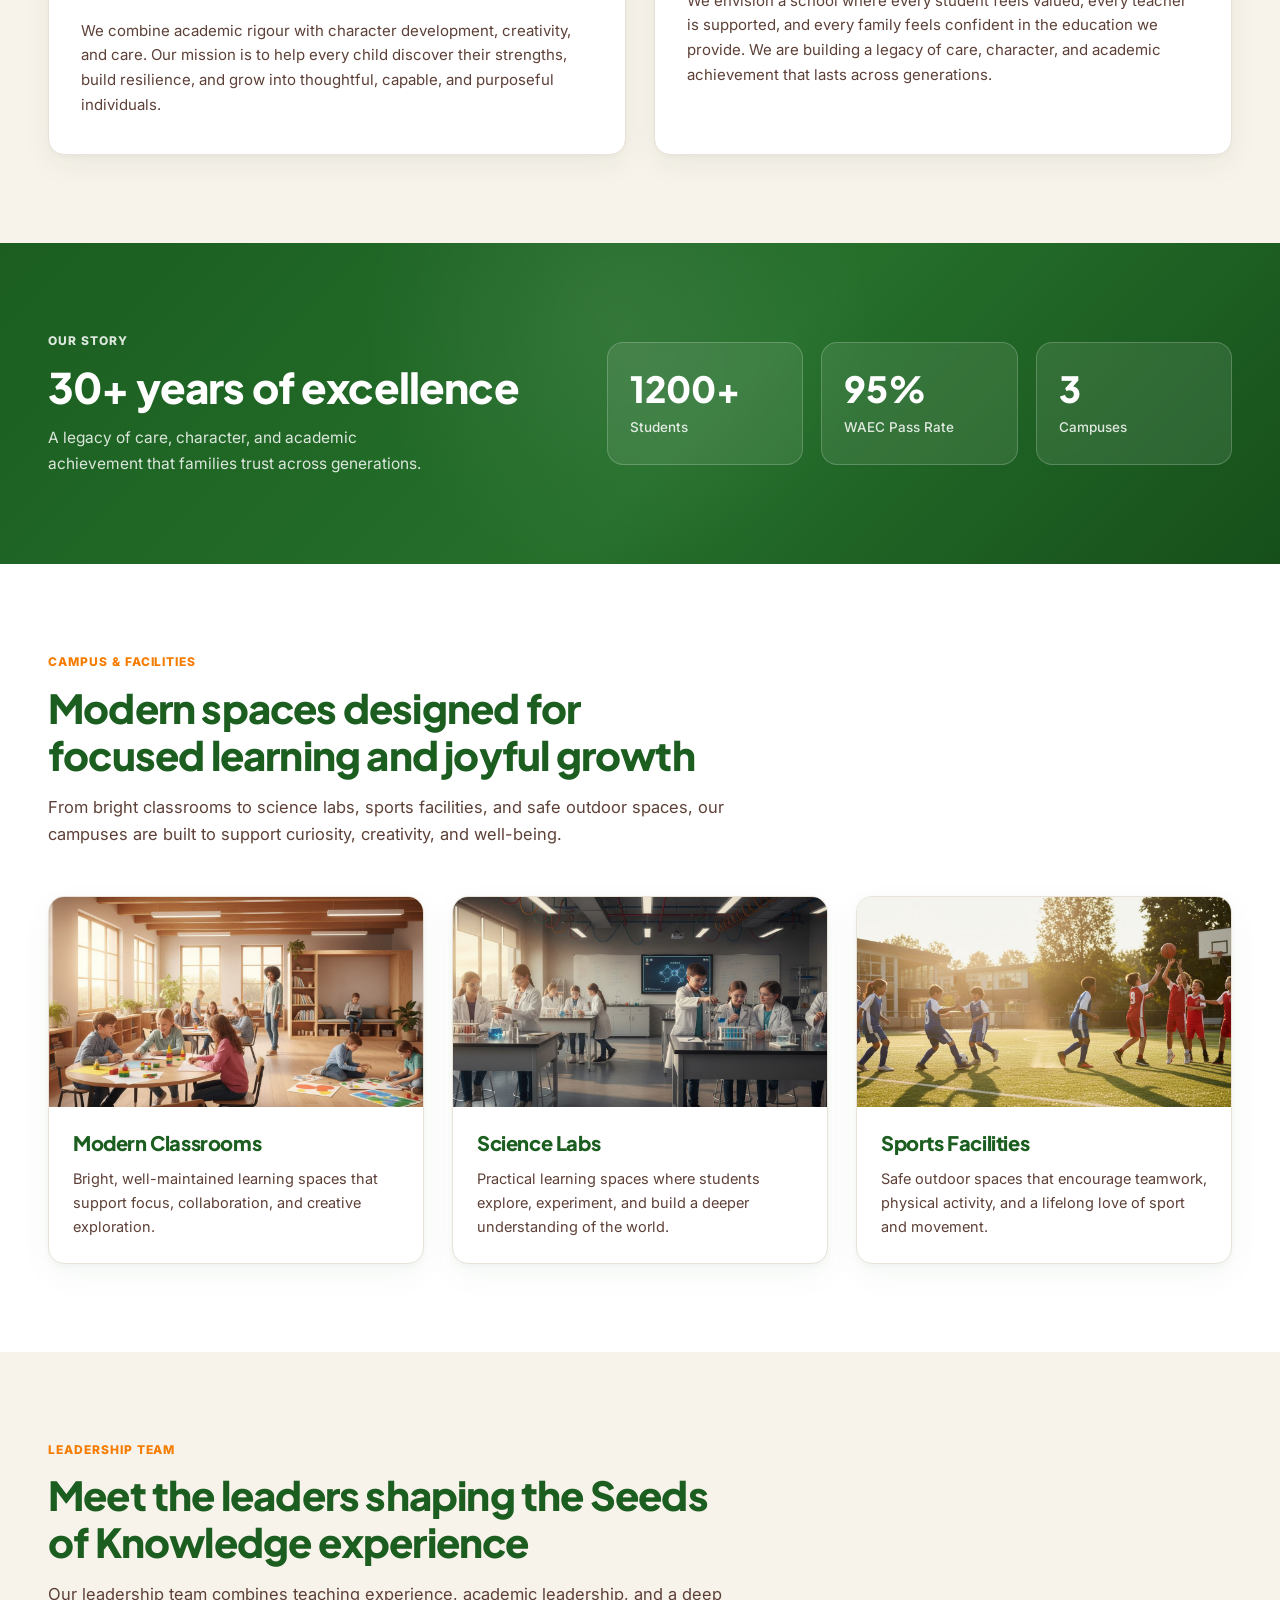
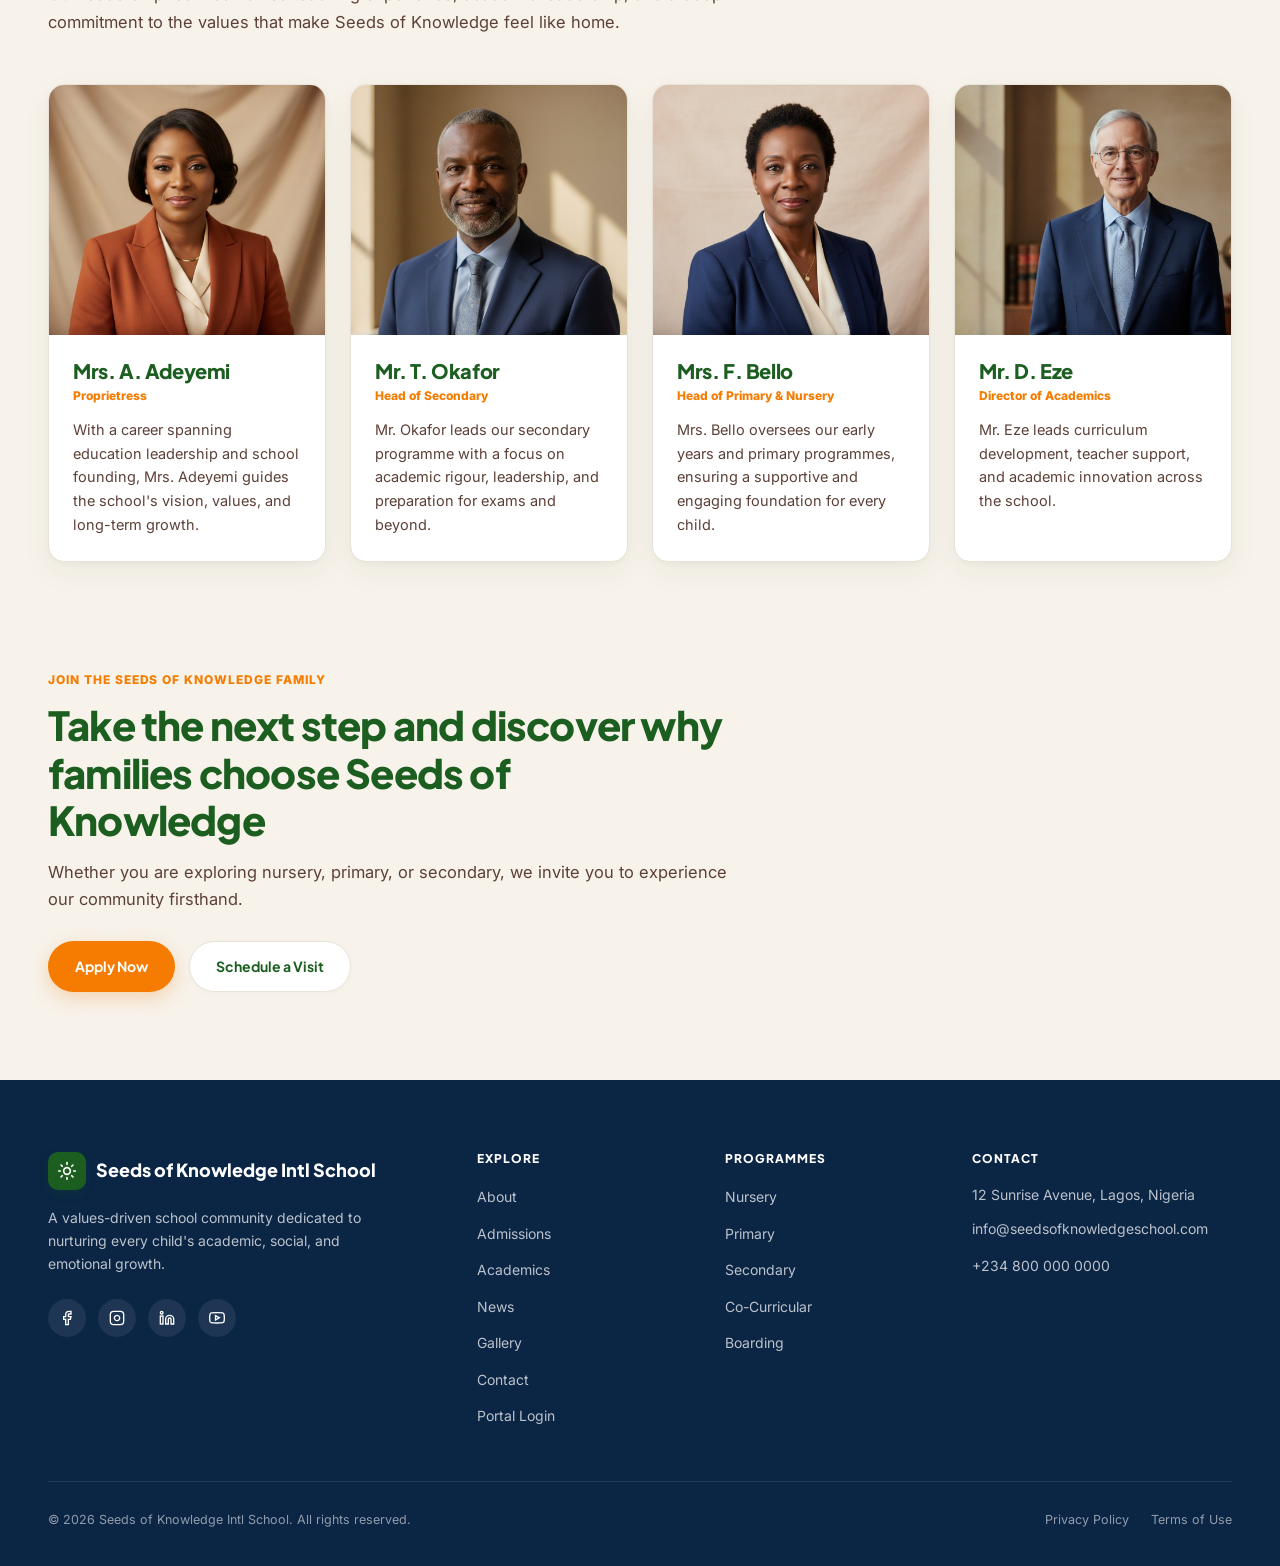
<file: about.html>
<!DOCTYPE html>
<html lang="en">
<head>
  <meta charset="UTF-8" />
  <meta name="viewport" content="width=device-width, initial-scale=1.0" />
  <title>About Us | Seeds of Knowledge Intl School</title>
  <meta name="description" content="Learn the story of Seeds of Knowledge Intl School — nurturing excellence since our founding with academic rigour, warmth, character, and care." />
    <link rel="icon" type="image/svg+xml" href="favicon.svg" />
  <link rel="icon" type="image/png" sizes="32x32" href="favicon-32x32.png" />
  <link rel="icon" type="image/png" sizes="16x16" href="favicon-16x16.png" />
  <link rel="apple-touch-icon" sizes="180x180" href="apple-touch-icon.png" />
  <link rel="canonical" href="https://seedsofknowledgeschool.com/about.html" />

  <!-- Open Graph / Facebook -->
  <meta property="og:type" content="website" />
  <meta property="og:site_name" content="Seeds of Knowledge Intl School" />
  <meta property="og:locale" content="en_NG" />
  <meta property="og:url" content="https://seedsofknowledgeschool.com/about.html" />
  <meta property="og:title" content="About Us | Seeds of Knowledge Intl School" />
  <meta property="og:description" content="Learn the story of Seeds of Knowledge Intl School — nurturing excellence since our founding with academic rigour, warmth, character, and care." />
  <meta property="og:image" content="https://seedsofknowledgeschool.com/assets/images/classroom-wide.jpg" />

  <!-- Twitter Card -->
  <meta name="twitter:card" content="summary_large_image" />
  <meta name="twitter:url" content="https://seedsofknowledgeschool.com/about.html" />
  <meta name="twitter:title" content="About Us | Seeds of Knowledge Intl School" />
  <meta name="twitter:description" content="Learn the story of Seeds of Knowledge Intl School — nurturing excellence since our founding with academic rigour, warmth, character, and care." />
  <meta name="twitter:image" content="https://seedsofknowledgeschool.com/assets/images/classroom-wide.jpg" />
  <link rel="stylesheet" href="assets/css/styles.css" />
</head>
<body>

  <!-- ================= HEADER ================= -->
  <header class="site-header">
    <div class="header-inner">
      <a href="index.html" class="brand-logo">
        <span class="brand-icon" aria-hidden="true">
          <svg viewBox="0 0 24 24" fill="none" stroke="currentColor" stroke-width="2" stroke-linecap="round" stroke-linejoin="round">
            <circle cx="12" cy="12" r="4"></circle>
            <path d="M12 2v2M12 20v2M4.93 4.93l1.41 1.41M17.66 17.66l1.41 1.41M2 12h2M20 12h2M6.34 17.66l-1.41 1.41M19.07 4.93l-1.41 1.41"></path>
          </svg>
        </span>
        <span class="brand-text">
          <span class="brand-name">Seeds of Knowledge</span>
          <span class="brand-sub">Intl School</span>
        </span>
      </a>

      <nav class="main-nav" aria-label="Main Navigation">
        <a href="index.html" class="nav-link">Home</a>
        <a href="about.html" class="nav-link active">About</a>
        <a href="admissions.html" class="nav-link">Admissions</a>
        <a href="academics.html" class="nav-link">Academics</a>
        <a href="news.html" class="nav-link">News</a>
        <a href="gallery.html" class="nav-link">Gallery</a>
        <a href="contact.html" class="nav-link">Contact</a>
      </nav>

      <div class="header-actions">
        <div class="programme-switcher" aria-label="School Sections">
          <a href="nursery-primary.html" class="programme-pill">Nursery &amp; Primary</a>
          <a href="secondary.html" class="programme-pill highlighted">Secondary</a>
        </div>
        <a href="admissions.html" class="btn btn-sm btn-orange">Apply Now</a>
        <button class="mobile-menu-toggle" aria-label="Toggle Menu" aria-expanded="false">
          <svg width="20" height="20" viewBox="0 0 24 24" fill="none" stroke="currentColor" stroke-width="2.2" stroke-linecap="round">
            <line x1="3" y1="6" x2="21" y2="6"></line>
            <line x1="3" y1="12" x2="21" y2="12"></line>
            <line x1="3" y1="18" x2="21" y2="18"></line>
          </svg>
        </button>
      </div>
    </div>

    <div class="mobile-drawer">
      <a href="index.html" class="nav-link">Home</a>
      <a href="about.html" class="nav-link active">About</a>
      <a href="admissions.html" class="nav-link">Admissions</a>
      <a href="academics.html" class="nav-link">Academics</a>
      <a href="news.html" class="nav-link">News</a>
      <a href="gallery.html" class="nav-link">Gallery</a>
      <a href="contact.html" class="nav-link">Contact</a>
      <a href="login" class="nav-link">Portal Login</a>
      <a href="admissions.html" class="btn btn-orange mobile-drawer-btn">Apply for Admission</a>
      <div class="programme-switcher">
        <a href="nursery-primary.html" class="programme-pill">Nursery &amp; Primary</a>
        <a href="secondary.html" class="programme-pill highlighted">Secondary</a>
      </div>
    </div>
  </header>

  <main>
    <!-- ================= HERO SECTION (STACKED WIDE) ================= -->
    <section class="hero-stacked">
      <div class="container">
        <div class="hero-stacked-top">
          <span class="eyebrow-pill">About Seeds of Knowledge Intl School</span>
          <h1 class="hero-title">Nurturing excellence since our founding</h1>
          <p class="hero-desc" style="max-width: 640px;">
            From our first classrooms to today, we have built a community that combines academic rigour with warmth, character, and care. This is the story of how Seeds of Knowledge became a trusted home for families across generations.
          </p>
          <div class="hero-buttons" style="margin-bottom: 0;">
            <a href="admissions.html" class="btn btn-orange">Apply Now</a>
            <a href="contact.html#book-tour" class="btn btn-outline">Schedule a Visit</a>
          </div>
        </div>

        <div class="hero-wide-media">
          <img src="assets/images/hero-home.jpg" alt="Seeds of Knowledge Intl School students and teacher in bright classroom" />
          <div class="floating-pill">30+ years of excellence</div>
        </div>
      </div>
    </section>

    <!-- ================= OUR STORY ================= -->
    <section id="our-story" class="section section-white">
      <div class="container">
        <div class="section-header">
          <span class="eyebrow-text">Our Story</span>
          <h2 class="section-title">A school founded on warmth, rigour, and a lifelong love of learning</h2>
          <p class="section-subtitle">
            Seeds of Knowledge began with a simple belief: every child deserves a school that feels like home. From nursery through secondary, we have grown into a trusted community that balances academic excellence with character, creativity, and care.
          </p>
        </div>

        <div class="split-2col">
          <div class="card card-cream" style="padding: 40px 34px;">
            <h3 class="card-title" style="font-size: 26px; line-height: 1.25; margin-bottom: 18px;">
              Founded to nurture confident, curious, and compassionate learners
            </h3>
            <p class="card-text" style="font-size: 15.5px;">
              We opened our doors with a commitment to values-led learning, experienced teachers, and modern facilities that support focused growth. Today, families trust us to help children build strong foundations, discover their strengths, and grow into thoughtful leaders.
            </p>
            <a href="#mission-vision" class="card-link">Read Our Story <span>&rarr;</span></a>
          </div>

          <div class="hero-media">
            <img src="assets/images/hero-home.jpg" alt="Students learning together in Seeds of Knowledge classroom" />
            <div class="floating-pill">A warm, values-driven education from first steps to final exams</div>
          </div>
        </div>
      </div>
    </section>

    <!-- ================= CORE VALUES ================= -->
    <section class="section section-white" style="padding-top: 20px;">
      <div class="container">
        <div class="section-header">
          <span class="eyebrow-text">Core Values</span>
          <h2 class="section-title">The principles that shape every classroom and every relationship</h2>
          <p class="section-subtitle">
            These values are not just words on a wall. They are the daily habits, conversations, and choices that make Seeds of Knowledge feel like home.
          </p>
        </div>

        <div class="grid-4">
          <div class="card">
            <div class="icon-box green">
              <svg viewBox="0 0 24 24" fill="none" stroke="currentColor" stroke-width="2" stroke-linecap="round" stroke-linejoin="round">
                <path d="M20.84 4.61a5.5 5.5 0 0 0-7.78 0L12 5.67l-1.06-1.06a5.5 5.5 0 0 0-7.78 7.78l1.06 1.06L12 21.23l7.78-7.78 1.06-1.06a5.5 5.5 0 0 0 0-7.78z"></path>
              </svg>
            </div>
            <h3 class="card-title">Character</h3>
            <p class="card-text">
              We teach children to think, feel, and act with empathy, integrity, and purpose.
            </p>
          </div>

          <div class="card">
            <div class="icon-box orange">
              <svg viewBox="0 0 24 24" fill="none" stroke="currentColor" stroke-width="2" stroke-linecap="round" stroke-linejoin="round">
                <polygon points="12 2 15.09 8.26 22 9.27 17 14.14 18.18 21.02 12 17.77 5.82 21.02 7 14.14 2 9.27 8.91 8.26 12 2"></polygon>
              </svg>
            </div>
            <h3 class="card-title">Excellence</h3>
            <p class="card-text">
              We pursue academic excellence with high standards, thoughtful teaching, and a growth mindset.
            </p>
          </div>

          <div class="card">
            <div class="icon-box green">
              <svg viewBox="0 0 24 24" fill="none" stroke="currentColor" stroke-width="2" stroke-linecap="round" stroke-linejoin="round">
                <path d="M17 21v-2a4 4 0 0 0-4-4H5a4 4 0 0 0-4 4v2"></path>
                <circle cx="9" cy="7" r="4"></circle>
                <path d="M23 21v-2a4 4 0 0 0-3-3.87"></path>
                <path d="M16 3.13a4 4 0 0 1 0 7.75"></path>
              </svg>
            </div>
            <h3 class="card-title">Community</h3>
            <p class="card-text">
              We believe that school should feel like a second family - warm, inclusive, and supportive.
            </p>
          </div>

          <div class="card">
            <div class="icon-box orange">
              <svg viewBox="0 0 24 24" fill="none" stroke="currentColor" stroke-width="2" stroke-linecap="round" stroke-linejoin="round">
                <path d="m12 3-1.912 5.813a2 2 0 0 1-1.275 1.275L3 12l5.813 1.912a2 2 0 0 1 1.275 1.275L12 21l1.912-5.813a2 2 0 0 1 1.275-1.275L21 12l-5.813-1.912a2 2 0 0 1-1.275-1.275L12 3Z"></path>
                <path d="M5 3v4M19 17v4M3 5h4M17 19h4"></path>
              </svg>
            </div>
            <h3 class="card-title">Innovation</h3>
            <p class="card-text">
              We balance tradition with modern learning, creativity, and practical skills for a changing world.
            </p>
          </div>
        </div>
      </div>
    </section>

    <!-- ================= MISSION & VISION ================= -->
    <section id="mission-vision" class="section section-oatmeal">
      <div class="container">
        <div class="section-header">
          <span class="eyebrow-text">Mission &amp; Vision</span>
          <h2 class="section-title">Guided by a clear purpose and a shared commitment to excellence</h2>
          <p class="section-subtitle">
            Our mission and vision shape every classroom, every lesson, and every relationship across the school. We are building a community where children feel seen, supported, and prepared for lifelong success.
          </p>
        </div>

        <div class="grid-2">
          <div class="card" style="padding: 36px 32px;">
            <div style="margin-bottom: 18px;">
              <span class="badge badge-orange">Mission</span>
            </div>
            <h3 class="card-title" style="font-size: 24px; line-height: 1.25; margin-bottom: 16px;">
              To nurture confident, curious, and compassionate learners equipped for lifelong success
            </h3>
            <p class="card-text" style="font-size: 15px;">
              We combine academic rigour with character development, creativity, and care. Our mission is to help every child discover their strengths, build resilience, and grow into thoughtful, capable, and purposeful individuals.
            </p>
          </div>

          <div class="card" style="padding: 36px 32px;">
            <div style="margin-bottom: 18px;">
              <span class="badge badge-green">Vision</span>
            </div>
            <h3 class="card-title" style="font-size: 24px; line-height: 1.25; margin-bottom: 16px;">
              To become the leading values-driven school in Nigeria, known for excellence and warmth
            </h3>
            <p class="card-text" style="font-size: 15px;">
              We envision a school where every student feels valued, every teacher is supported, and every family feels confident in the education we provide. We are building a legacy of care, character, and academic achievement that lasts across generations.
            </p>
          </div>
        </div>
      </div>
    </section>

    <!-- ================= OUR STORY STATS BANNER ================= -->
    <section class="section section-green">
      <div class="container">
        <div class="stats-banner-grid">
          <div>
            <span class="eyebrow-text light">Our Story</span>
            <h2 class="stats-banner-title">30+ years of excellence</h2>
            <p class="stats-banner-desc">
              A legacy of care, character, and academic achievement that families trust across generations.
            </p>
          </div>

          <div class="stats-cards-row">
            <div class="stat-glass-card">
              <div class="stat-number">1200+</div>
              <div class="stat-label">Students</div>
            </div>
            <div class="stat-glass-card">
              <div class="stat-number">95%</div>
              <div class="stat-label">WAEC Pass Rate</div>
            </div>
            <div class="stat-glass-card">
              <div class="stat-number">3</div>
              <div class="stat-label">Campuses</div>
            </div>
          </div>
        </div>
      </div>
    </section>

    <!-- ================= CAMPUS & FACILITIES ================= -->
    <section class="section section-white">
      <div class="container">
        <div class="section-header">
          <span class="eyebrow-text">Campus &amp; Facilities</span>
          <h2 class="section-title">Modern spaces designed for focused learning and joyful growth</h2>
          <p class="section-subtitle">
            From bright classrooms to science labs, sports facilities, and safe outdoor spaces, our campuses are built to support curiosity, creativity, and well-being.
          </p>
        </div>

        <div class="grid-3">
          <div class="photo-card">
            <div class="photo-card-img">
              <img src="assets/images/facility-classrooms.jpg" alt="Modern Classrooms at Seeds of Knowledge Intl School" />
            </div>
            <div class="photo-card-body">
              <h3 class="card-title">Modern Classrooms</h3>
              <p class="card-text">
                Bright, well-maintained learning spaces that support focus, collaboration, and creative exploration.
              </p>
            </div>
          </div>

          <div class="photo-card">
            <div class="photo-card-img">
              <img src="assets/images/facility-science-lab.jpg" alt="Science Labs at Seeds of Knowledge Intl School" />
            </div>
            <div class="photo-card-body">
              <h3 class="card-title">Science Labs</h3>
              <p class="card-text">
                Practical learning spaces where students explore, experiment, and build a deeper understanding of the world.
              </p>
            </div>
          </div>

          <div class="photo-card">
            <div class="photo-card-img">
              <img src="assets/images/facility-sports.jpg" alt="Sports Facilities at Seeds of Knowledge Intl School" />
            </div>
            <div class="photo-card-body">
              <h3 class="card-title">Sports Facilities</h3>
              <p class="card-text">
                Safe outdoor spaces that encourage teamwork, physical activity, and a lifelong love of sport and movement.
              </p>
            </div>
          </div>
        </div>
      </div>
    </section>

    <!-- ================= LEADERSHIP TEAM ================= -->
    <section class="section section-oatmeal">
      <div class="container">
        <div class="section-header">
          <span class="eyebrow-text">Leadership Team</span>
          <h2 class="section-title">Meet the leaders shaping the Seeds of Knowledge experience</h2>
          <p class="section-subtitle">
            Our leadership team combines teaching experience, academic leadership, and a deep commitment to the values that make Seeds of Knowledge feel like home.
          </p>
        </div>

        <div class="grid-4">
          <div class="photo-card">
            <div class="photo-card-img tall">
              <img src="assets/images/leader-adeyemi.jpg" alt="Mrs. A. Adeyemi - Proprietress" />
            </div>
            <div class="photo-card-body">
              <h3 class="card-title" style="margin-bottom: 4px;">Mrs. A. Adeyemi</h3>
              <div class="role-label">Proprietress</div>
              <p class="card-text">
                With a career spanning education leadership and school founding, Mrs. Adeyemi guides the school's vision, values, and long-term growth.
              </p>
            </div>
          </div>

          <div class="photo-card">
            <div class="photo-card-img tall">
              <img src="assets/images/leader-okafor.jpg" alt="Mr. T. Okafor - Head of Secondary" />
            </div>
            <div class="photo-card-body">
              <h3 class="card-title" style="margin-bottom: 4px;">Mr. T. Okafor</h3>
              <div class="role-label">Head of Secondary</div>
              <p class="card-text">
                Mr. Okafor leads our secondary programme with a focus on academic rigour, leadership, and preparation for exams and beyond.
              </p>
            </div>
          </div>

          <div class="photo-card">
            <div class="photo-card-img tall">
              <img src="assets/images/leader-bello.jpg" alt="Mrs. F. Bello - Head of Primary & Nursery" />
            </div>
            <div class="photo-card-body">
              <h3 class="card-title" style="margin-bottom: 4px;">Mrs. F. Bello</h3>
              <div class="role-label">Head of Primary &amp; Nursery</div>
              <p class="card-text">
                Mrs. Bello oversees our early years and primary programmes, ensuring a supportive and engaging foundation for every child.
              </p>
            </div>
          </div>

          <div class="photo-card">
            <div class="photo-card-img tall">
              <img src="assets/images/leader-eze.jpg" alt="Mr. D. Eze - Director of Academics" />
            </div>
            <div class="photo-card-body">
              <h3 class="card-title" style="margin-bottom: 4px;">Mr. D. Eze</h3>
              <div class="role-label">Director of Academics</div>
              <p class="card-text">
                Mr. Eze leads curriculum development, teacher support, and academic innovation across the school.
              </p>
            </div>
          </div>
        </div>
      </div>
    </section>

    <!-- ================= JOIN THE SEEDS OF KNOWLEDGE FAMILY CTA ================= -->
    <section class="section section-oatmeal" style="padding-top: 20px;">
      <div class="container">
        <div class="section-header" style="margin-bottom: 28px;">
          <span class="eyebrow-text">Join the Seeds of Knowledge Family</span>
          <h2 class="section-title">Take the next step and discover why families choose Seeds of Knowledge</h2>
          <p class="section-subtitle">
            Whether you are exploring nursery, primary, or secondary, we invite you to experience our community firsthand.
          </p>
        </div>
        <div class="hero-buttons" style="margin-bottom: 0;">
          <a href="admissions.html" class="btn btn-orange">Apply Now</a>
          <a href="contact.html#book-tour" class="btn btn-outline">Schedule a Visit</a>
        </div>
      </div>
    </section>
  </main>

  <!-- ================= FOOTER ================= -->
  <footer class="site-footer">
    <div class="container">
      <div class="footer-grid">
        <div>
          <a href="index.html" class="brand-logo">
            <span class="brand-icon" aria-hidden="true">
              <svg viewBox="0 0 24 24" fill="none" stroke="currentColor" stroke-width="2" stroke-linecap="round" stroke-linejoin="round">
                <circle cx="12" cy="12" r="4"></circle>
                <path d="M12 2v2M12 20v2M4.93 4.93l1.41 1.41M17.66 17.66l1.41 1.41M2 12h2M20 12h2M6.34 17.66l-1.41 1.41M19.07 4.93l-1.41 1.41"></path>
              </svg>
            </span>
            <span class="footer-brand-title">Seeds of Knowledge Intl School</span>
          </a>
          <p class="footer-desc">
            A values-driven school community dedicated to nurturing every child's academic, social, and emotional growth.
          </p>
          <div class="social-links">
            <a href="contact.html" class="social-btn" aria-label="Facebook">
              <svg viewBox="0 0 24 24" fill="none" stroke="currentColor" stroke-width="2"><path d="M18 2h-3a5 5 0 0 0-5 5v3H7v4h3v8h4v-8h3l1-4h-4V7a1 1 0 0 1 1-1h3z"></path></svg>
            </a>
            <a href="gallery.html" class="social-btn" aria-label="Instagram">
              <svg viewBox="0 0 24 24" fill="none" stroke="currentColor" stroke-width="2"><rect x="2" y="2" width="20" height="20" rx="5" ry="5"></rect><path d="M16 11.37A4 4 0 1 1 12.63 8 4 4 0 0 1 16 11.37z"></path><line x1="17.5" y1="6.5" x2="17.51" y2="6.5"></line></svg>
            </a>
            <a href="about.html" class="social-btn" aria-label="LinkedIn">
              <svg viewBox="0 0 24 24" fill="none" stroke="currentColor" stroke-width="2"><path d="M16 8a6 6 0 0 1 6 6v7h-4v-7a2 2 0 0 0-2-2 2 2 0 0 0-2 2v7h-4v-7a6 6 0 0 1 6-6z"></path><rect x="2" y="9" width="4" height="12"></rect><circle cx="4" cy="4" r="2"></circle></svg>
            </a>
            <a href="news.html" class="social-btn" aria-label="YouTube">
              <svg viewBox="0 0 24 24" fill="none" stroke="currentColor" stroke-width="2"><path d="M22.54 6.42a2.78 2.78 0 0 0-1.94-2C18.88 4 12 4 12 4s-6.88 0-8.6.46a2.78 2.78 0 0 0-1.94 2A29 29 0 0 0 1 11.75a29 29 0 0 0 .46 5.33A2.78 2.78 0 0 0 3.4 19c1.72.46 8.6.46 8.6.46s6.88 0 8.6-.46a2.78 2.78 0 0 0 1.94-2 29 29 0 0 0 .46-5.25 29 29 0 0 0-.46-5.33z"></path><polygon points="9.75 15.02 15.5 11.75 9.75 8.48 9.75 15.02"></polygon></svg>
            </a>
          </div>
        </div>

        <div>
          <h4 class="footer-col-title">Explore</h4>
          <ul class="footer-links">
            <li><a href="about.html">About</a></li>
            <li><a href="admissions.html">Admissions</a></li>
            <li><a href="academics.html">Academics</a></li>
            <li><a href="news.html">News</a></li>
            <li><a href="gallery.html">Gallery</a></li>
            <li><a href="contact.html">Contact</a></li>
            <li><a href="login">Portal Login</a></li>
          </ul>
        </div>

        <div>
          <h4 class="footer-col-title">Programmes</h4>
          <ul class="footer-links">
            <li><a href="nursery-primary.html#nursery">Nursery</a></li>
            <li><a href="nursery-primary.html#primary">Primary</a></li>
            <li><a href="secondary.html">Secondary</a></li>
            <li><a href="academics.html#beyond-classroom">Co-Curricular</a></li>
            <li><a href="secondary.html#boarding">Boarding</a></li>
          </ul>
        </div>

        <div>
          <h4 class="footer-col-title">Contact</h4>
          <ul class="footer-links">
            <li class="footer-contact-item">12 Sunrise Avenue, Lagos, Nigeria</li>
            <li><a href="mailto:info@seedsofknowledgeschool.com">info@seedsofknowledgeschool.com</a></li>
            <li><a href="tel:+2348000000000">+234 800 000 0000</a></li>
          </ul>
        </div>
      </div>

      <div class="footer-bottom">
        <div>&copy; 2026 Seeds of Knowledge Intl School. All rights reserved.</div>
        <div class="footer-legal">
          <a href="contact.html#privacy">Privacy Policy</a>
          <a href="contact.html#terms">Terms of Use</a>
        </div>
      </div>
    </div>
  </footer>

  <script src="assets/js/main.js"></script>
</body>
</html>
</file>
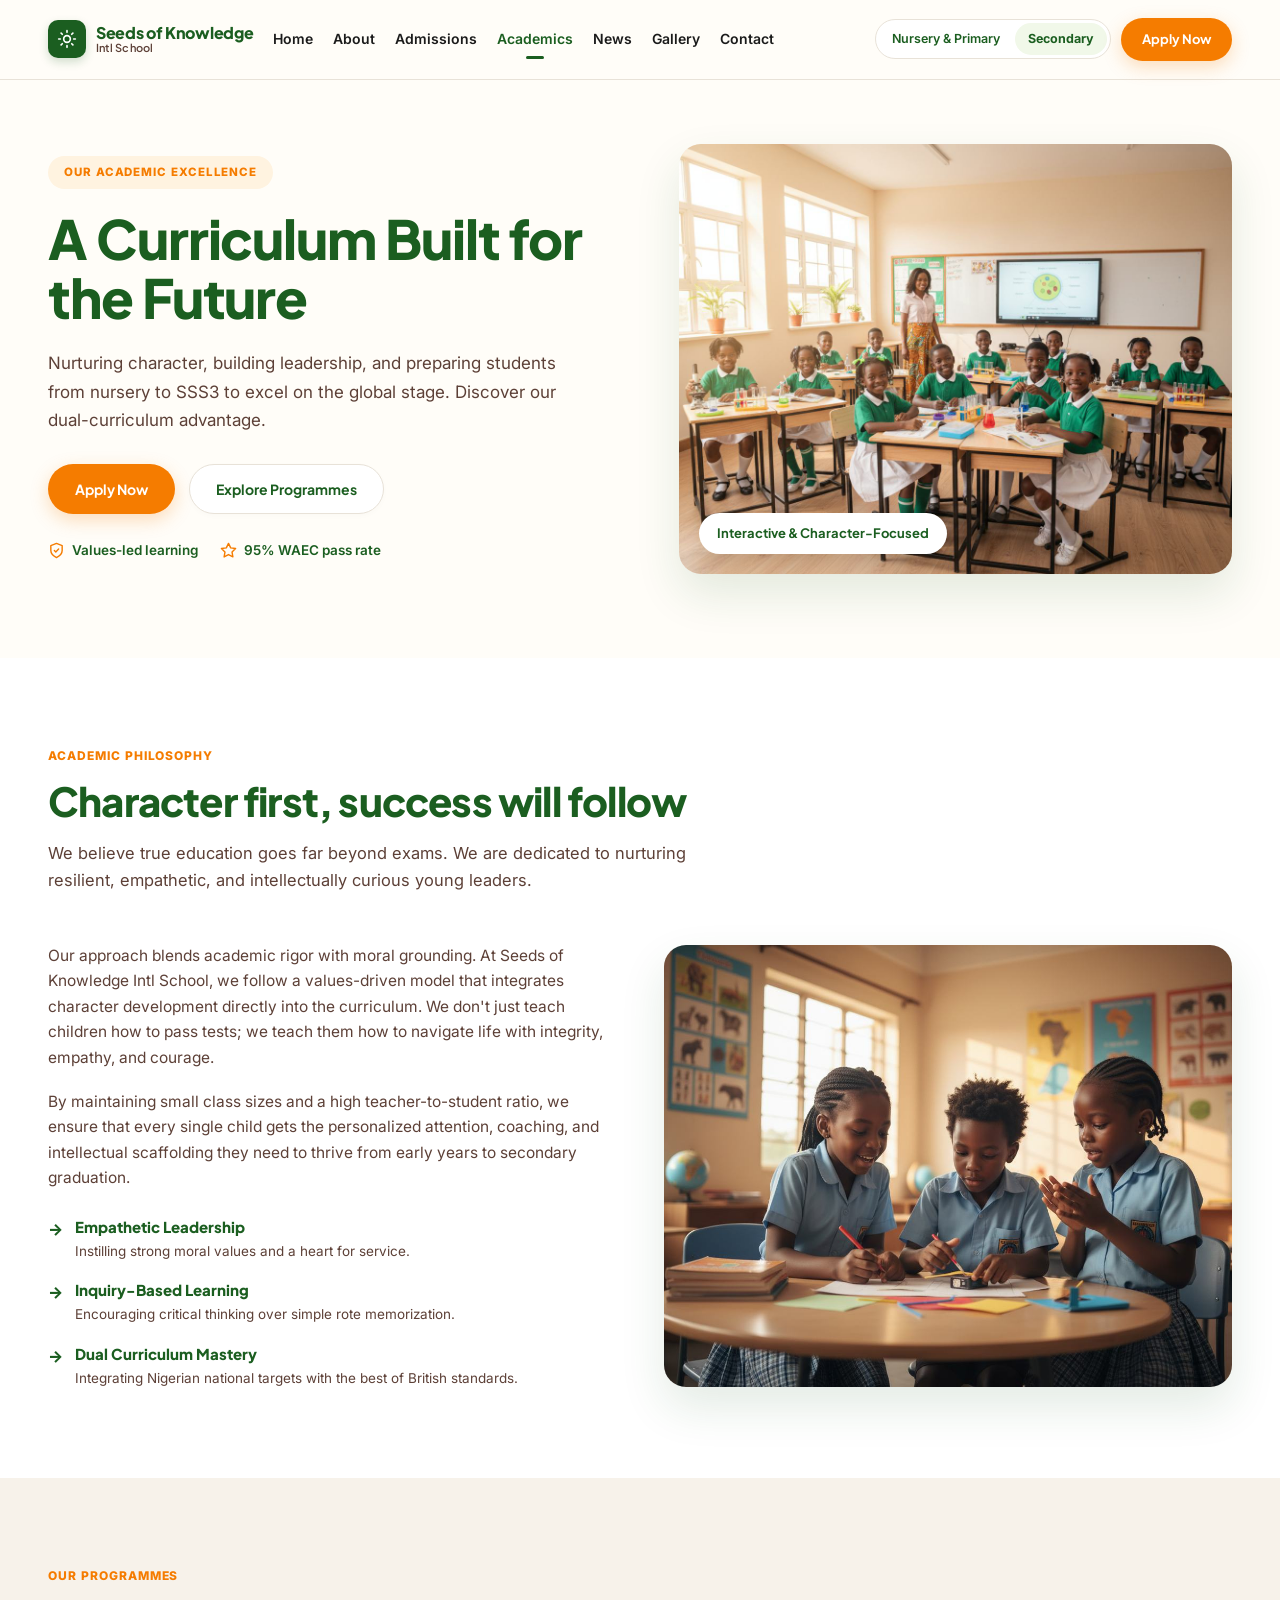
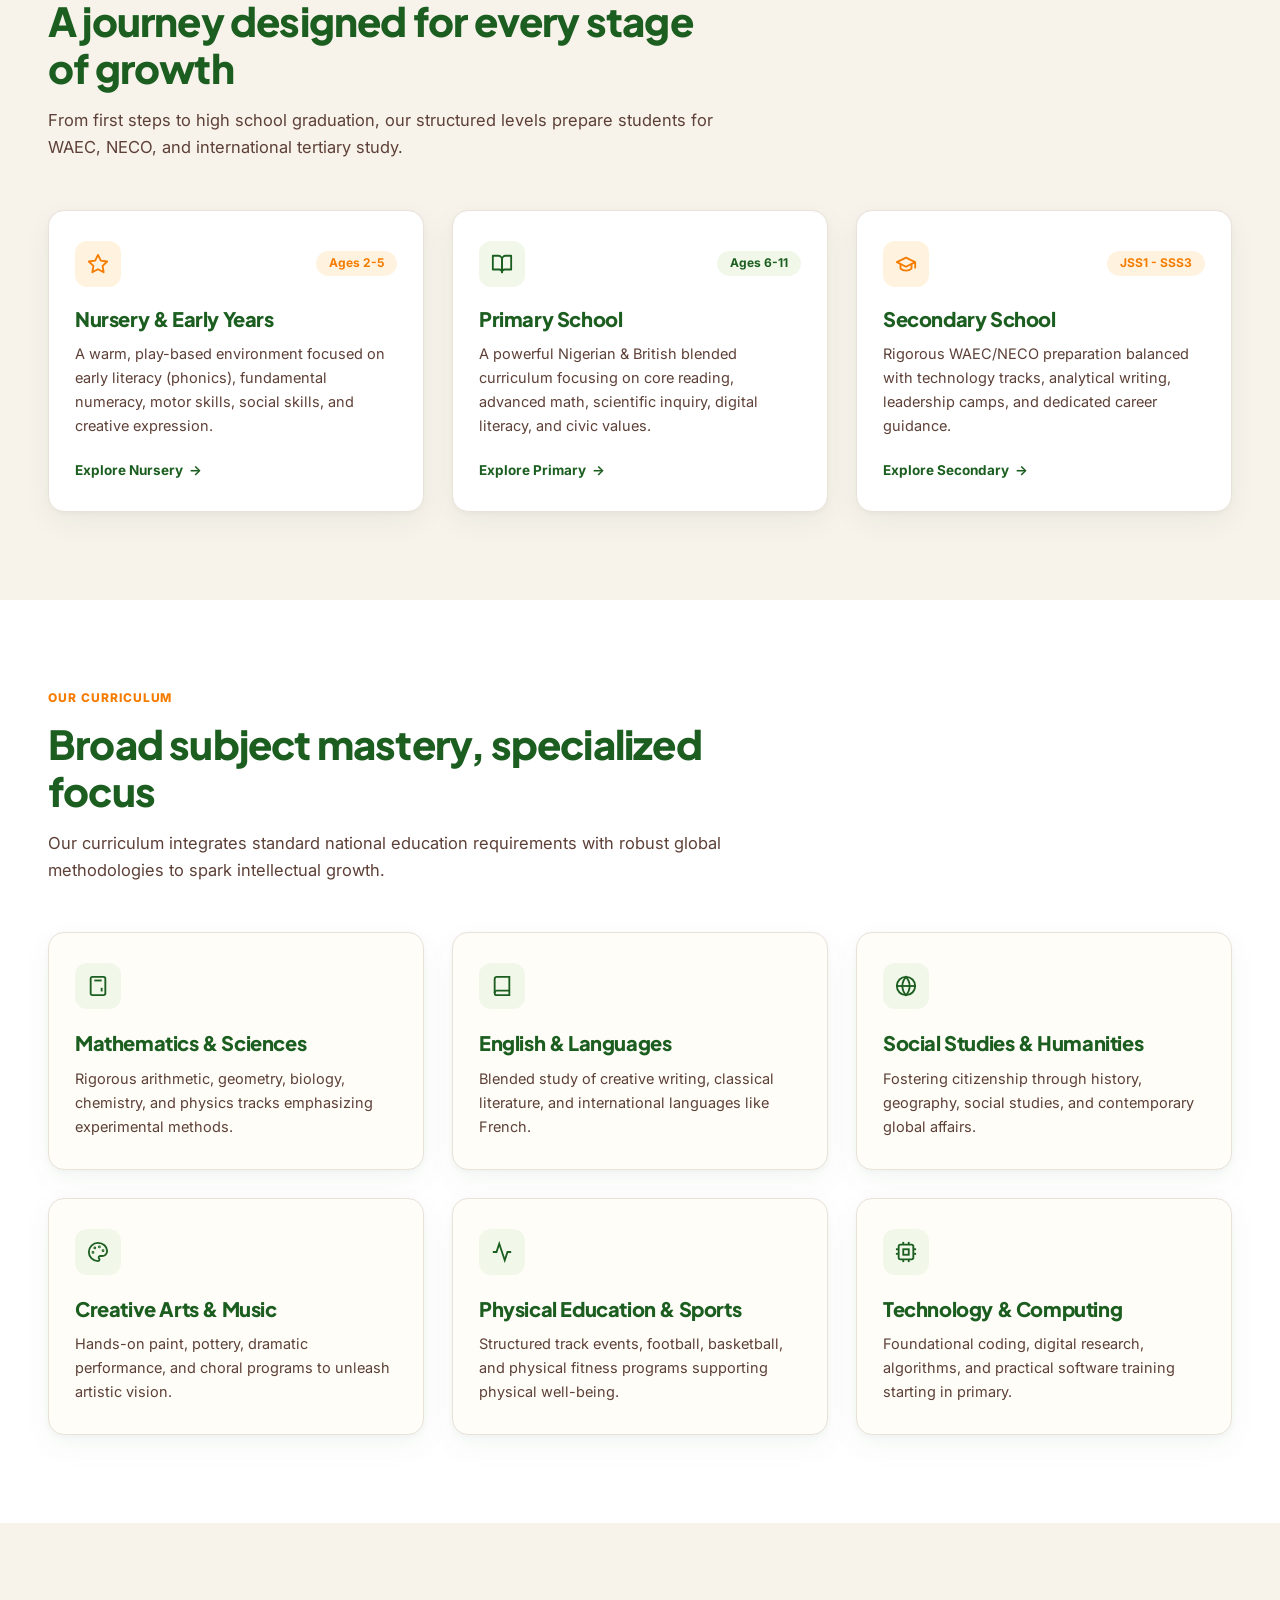
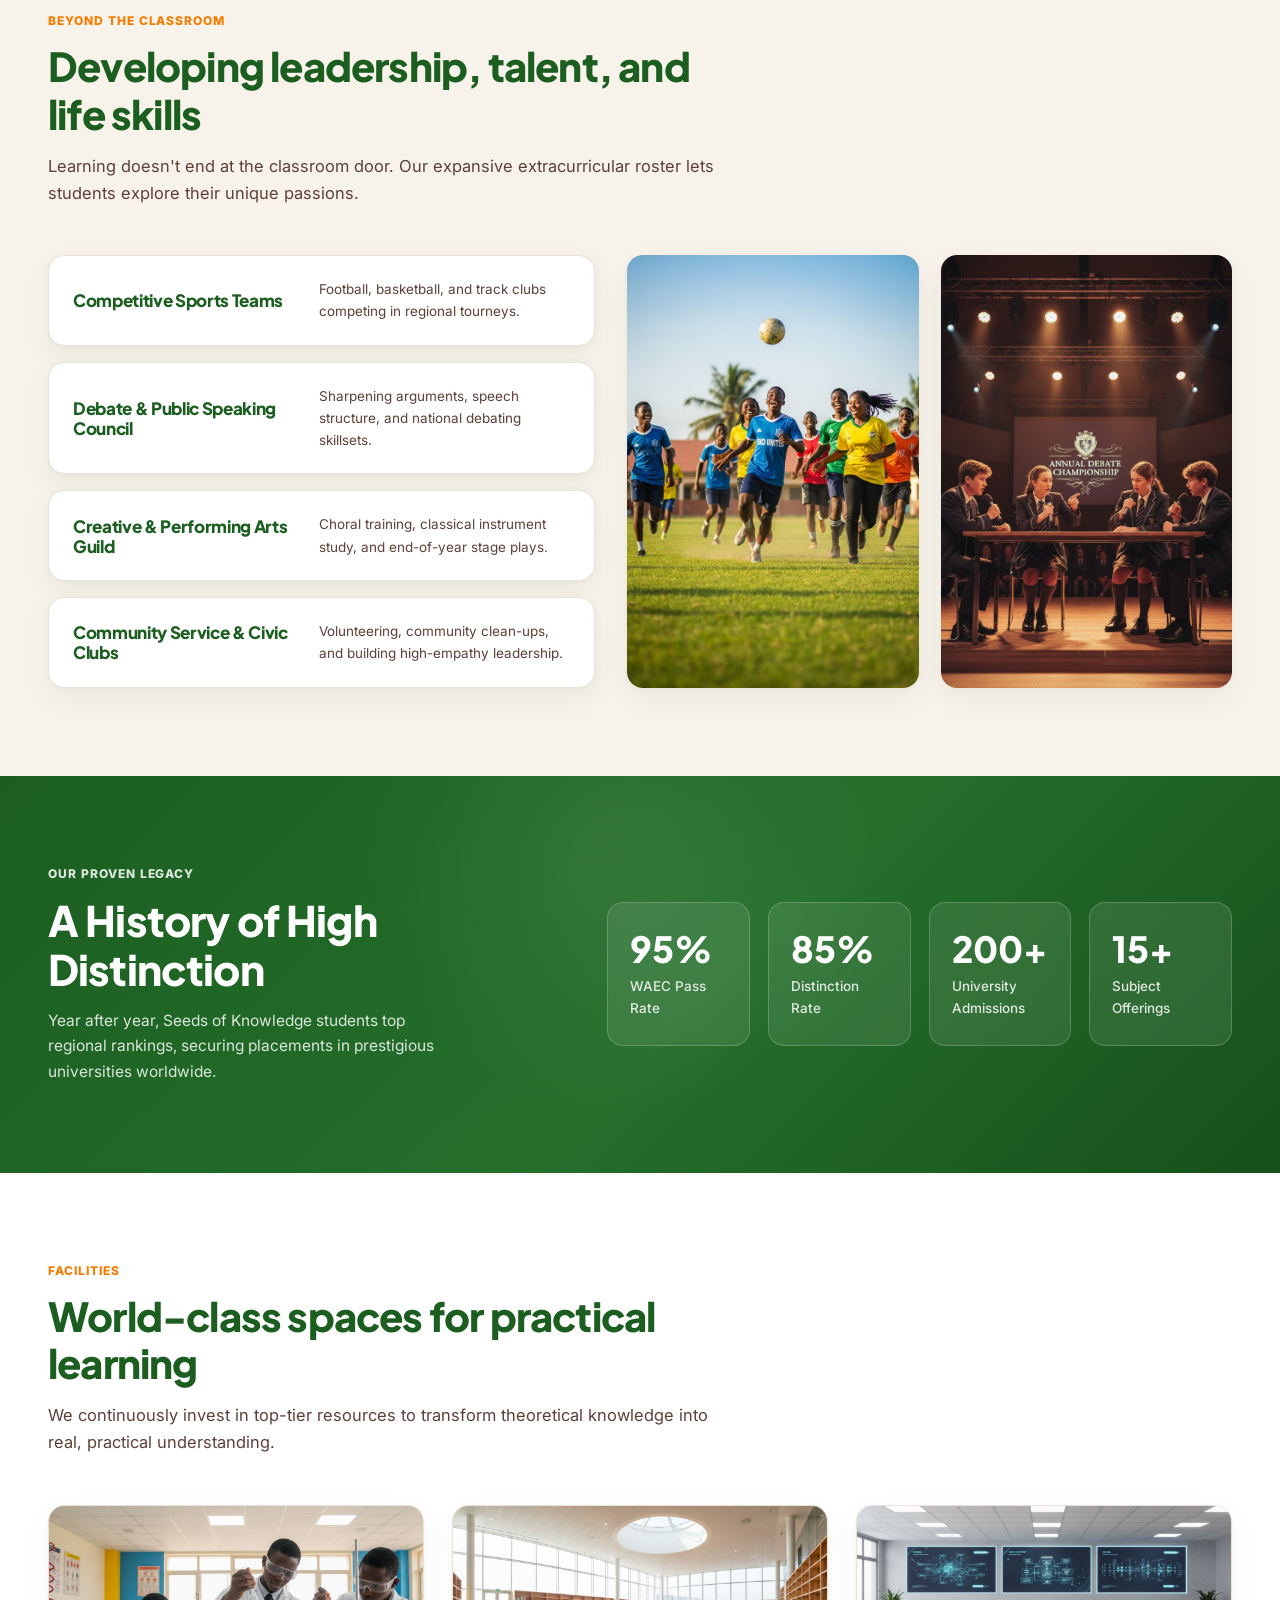
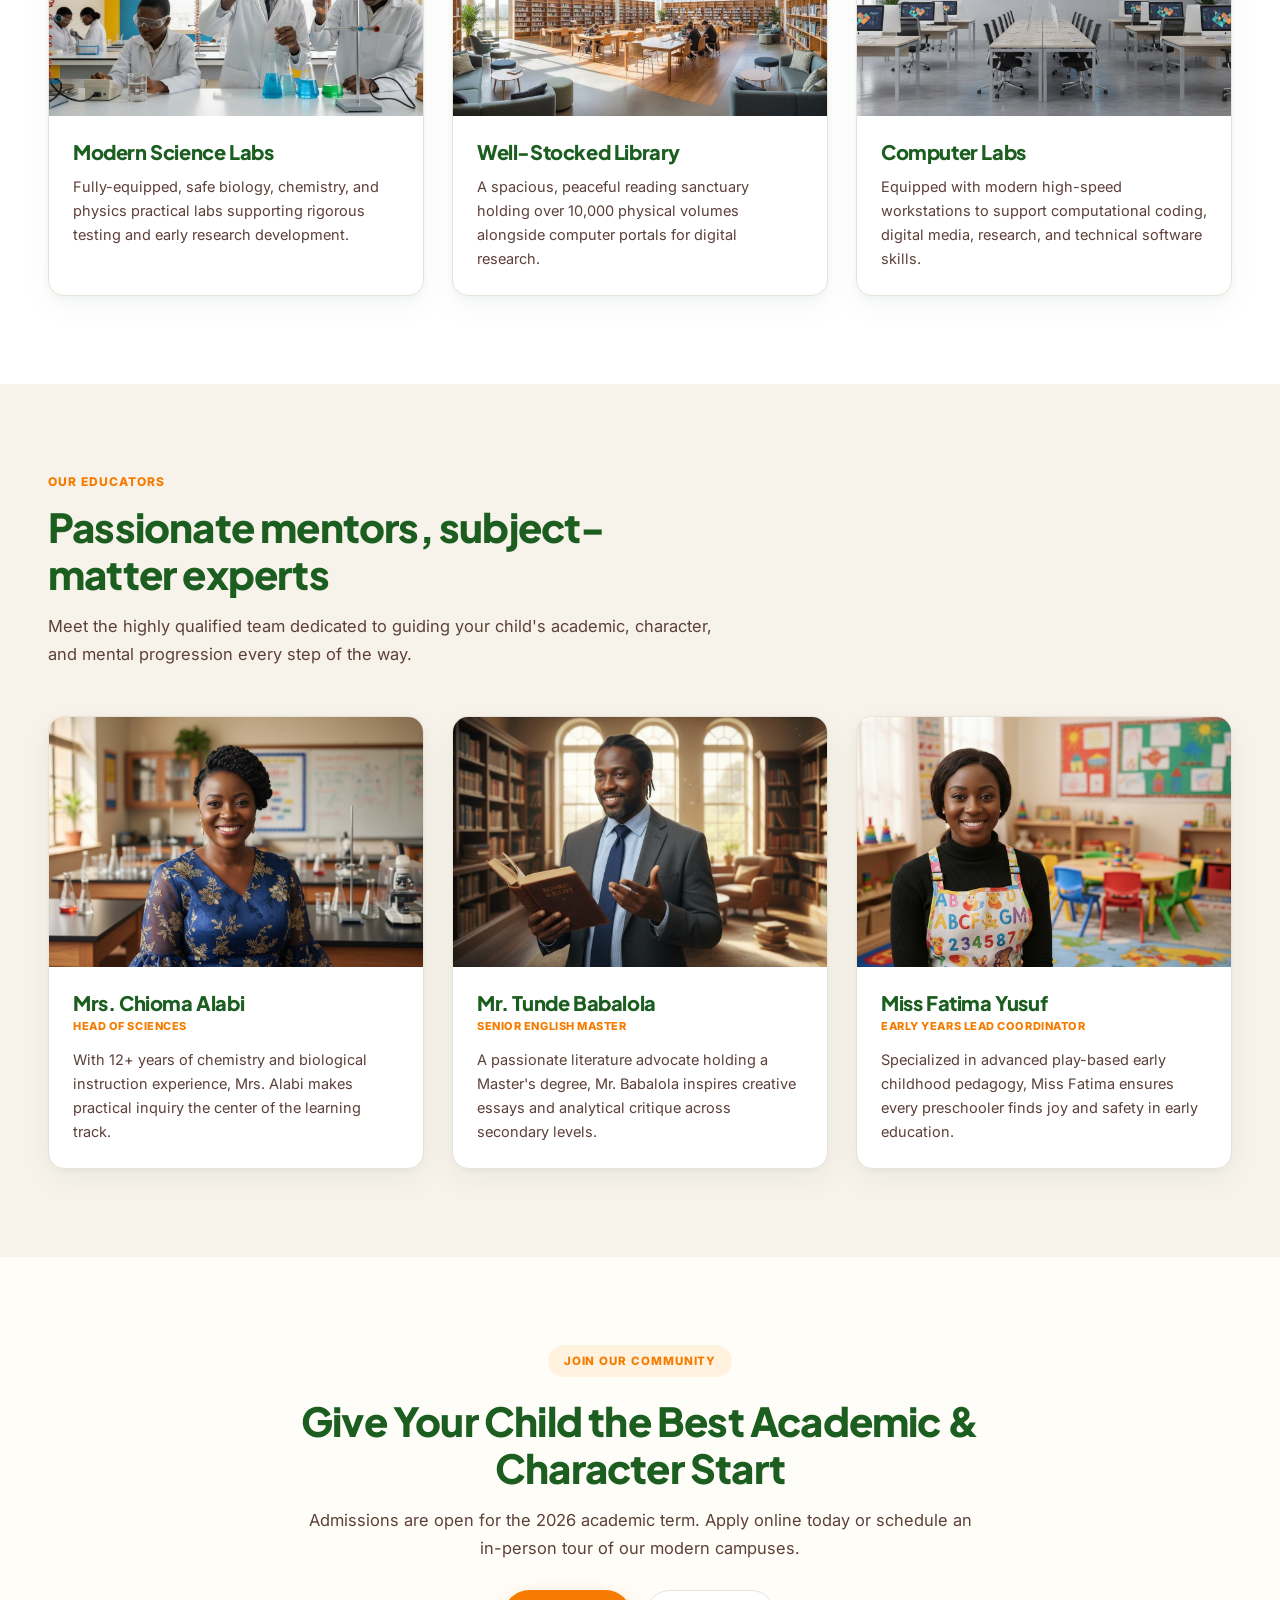
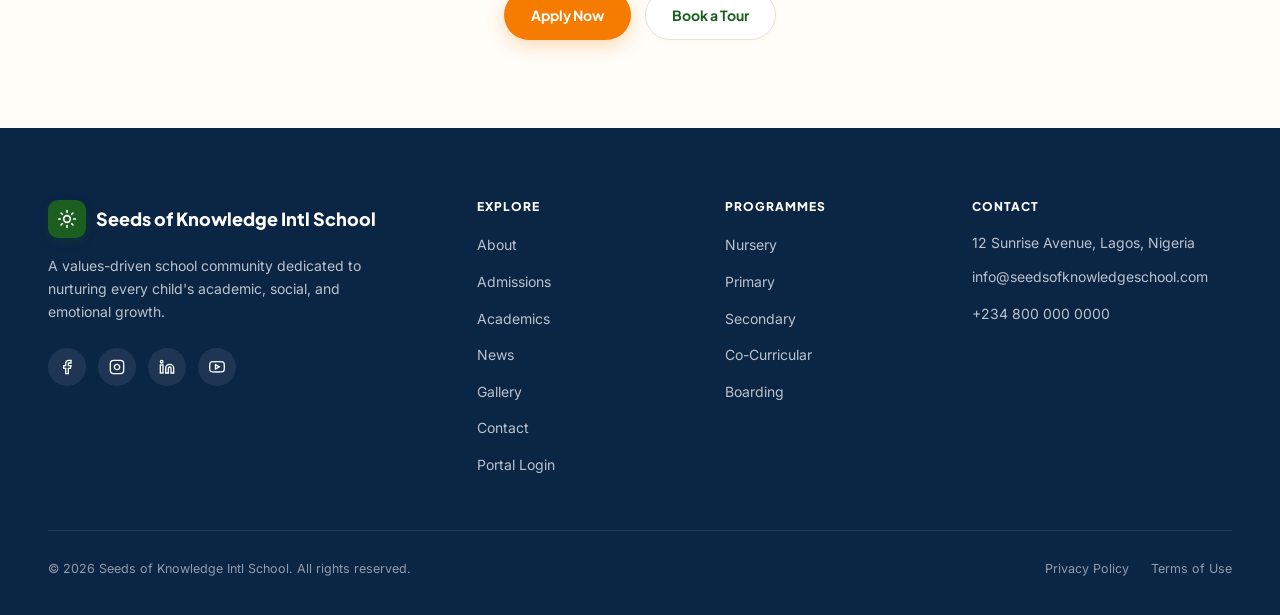
<file: academics.html>
<!DOCTYPE html>
<html lang="en">
<head>
  <meta charset="UTF-8" />
  <meta name="viewport" content="width=device-width, initial-scale=1.0" />
  <title>Academics | Seeds of Knowledge Intl School</title>
  <meta name="description" content="A Curriculum Built for the Future. Nurturing character, building leadership, and preparing students from nursery to SSS3 with our Nigerian & British dual-curriculum advantage." />
    <link rel="icon" type="image/svg+xml" href="favicon.svg" />
  <link rel="icon" type="image/png" sizes="32x32" href="favicon-32x32.png" />
  <link rel="icon" type="image/png" sizes="16x16" href="favicon-16x16.png" />
  <link rel="apple-touch-icon" sizes="180x180" href="apple-touch-icon.png" />
  <link rel="canonical" href="https://seedsofknowledgeschool.com/academics.html" />

  <!-- Open Graph / Facebook -->
  <meta property="og:type" content="website" />
  <meta property="og:site_name" content="Seeds of Knowledge Intl School" />
  <meta property="og:locale" content="en_NG" />
  <meta property="og:url" content="https://seedsofknowledgeschool.com/academics.html" />
  <meta property="og:title" content="Academics | Seeds of Knowledge Intl School" />
  <meta property="og:description" content="A Curriculum Built for the Future. Nurturing character, building leadership, and preparing students from nursery to SSS3 with our Nigerian & British dual-curriculum advantage." />
  <meta property="og:image" content="https://seedsofknowledgeschool.com/assets/images/hero-academics.jpg" />

  <!-- Twitter Card -->
  <meta name="twitter:card" content="summary_large_image" />
  <meta name="twitter:url" content="https://seedsofknowledgeschool.com/academics.html" />
  <meta name="twitter:title" content="Academics | Seeds of Knowledge Intl School" />
  <meta name="twitter:description" content="A Curriculum Built for the Future. Nurturing character, building leadership, and preparing students from nursery to SSS3 with our Nigerian & British dual-curriculum advantage." />
  <meta name="twitter:image" content="https://seedsofknowledgeschool.com/assets/images/hero-academics.jpg" />
  <link rel="stylesheet" href="assets/css/styles.css" />
</head>
<body>

  <!-- ================= HEADER ================= -->
  <header class="site-header">
    <div class="header-inner">
      <a href="index.html" class="brand-logo">
        <span class="brand-icon" aria-hidden="true">
          <svg viewBox="0 0 24 24" fill="none" stroke="currentColor" stroke-width="2" stroke-linecap="round" stroke-linejoin="round">
            <circle cx="12" cy="12" r="4"></circle>
            <path d="M12 2v2M12 20v2M4.93 4.93l1.41 1.41M17.66 17.66l1.41 1.41M2 12h2M20 12h2M6.34 17.66l-1.41 1.41M19.07 4.93l-1.41 1.41"></path>
          </svg>
        </span>
        <span class="brand-text">
          <span class="brand-name">Seeds of Knowledge</span>
          <span class="brand-sub">Intl School</span>
        </span>
      </a>

      <nav class="main-nav" aria-label="Main Navigation">
        <a href="index.html" class="nav-link">Home</a>
        <a href="about.html" class="nav-link">About</a>
        <a href="admissions.html" class="nav-link">Admissions</a>
        <a href="academics.html" class="nav-link active">Academics</a>
        <a href="news.html" class="nav-link">News</a>
        <a href="gallery.html" class="nav-link">Gallery</a>
        <a href="contact.html" class="nav-link">Contact</a>
      </nav>

      <div class="header-actions">
        <div class="programme-switcher" aria-label="School Sections">
          <a href="nursery-primary.html" class="programme-pill">Nursery &amp; Primary</a>
          <a href="secondary.html" class="programme-pill highlighted">Secondary</a>
        </div>
        <a href="admissions.html" class="btn btn-sm btn-orange">Apply Now</a>
        <button class="mobile-menu-toggle" aria-label="Toggle Menu" aria-expanded="false">
          <svg width="20" height="20" viewBox="0 0 24 24" fill="none" stroke="currentColor" stroke-width="2.2" stroke-linecap="round">
            <line x1="3" y1="6" x2="21" y2="6"></line>
            <line x1="3" y1="12" x2="21" y2="12"></line>
            <line x1="3" y1="18" x2="21" y2="18"></line>
          </svg>
        </button>
      </div>
    </div>

    <div class="mobile-drawer">
      <a href="index.html" class="nav-link">Home</a>
      <a href="about.html" class="nav-link">About</a>
      <a href="admissions.html" class="nav-link">Admissions</a>
      <a href="academics.html" class="nav-link active">Academics</a>
      <a href="news.html" class="nav-link">News</a>
      <a href="gallery.html" class="nav-link">Gallery</a>
      <a href="contact.html" class="nav-link">Contact</a>
      <a href="login" class="nav-link">Portal Login</a>
      <a href="admissions.html" class="btn btn-orange mobile-drawer-btn">Apply for Admission</a>
      <div class="programme-switcher">
        <a href="nursery-primary.html" class="programme-pill">Nursery &amp; Primary</a>
        <a href="secondary.html" class="programme-pill highlighted">Secondary</a>
      </div>
    </div>
  </header>

  <main>
    <!-- ================= HERO SECTION ================= -->
    <section class="hero-split">
      <div class="container">
        <div class="hero-grid">
          <div class="hero-content">
            <span class="eyebrow-pill">Our Academic Excellence</span>
            <h1 class="hero-title">A Curriculum Built for the Future</h1>
            <p class="hero-desc">
              Nurturing character, building leadership, and preparing students from nursery to SSS3 to excel on the global stage. Discover our dual-curriculum advantage.
            </p>
            <div class="hero-buttons">
              <a href="admissions.html" class="btn btn-orange">Apply Now</a>
              <a href="#programmes" class="btn btn-outline">Explore Programmes</a>
            </div>
            <div class="hero-trust">
              <span class="trust-item">
                <svg viewBox="0 0 24 24" fill="none" stroke="currentColor" stroke-width="2" stroke-linecap="round" stroke-linejoin="round">
                  <path d="M12 22s8-4 8-10V5l-8-3-8 3v7c0 6 8 10 8 10z"></path>
                  <path d="m9 12 2 2 4-4"></path>
                </svg>
                Values-led learning
              </span>
              <span class="trust-item">
                <svg viewBox="0 0 24 24" fill="none" stroke="currentColor" stroke-width="2" stroke-linecap="round" stroke-linejoin="round">
                  <polygon points="12 2 15.09 8.26 22 9.27 17 14.14 18.18 21.02 12 17.77 5.82 21.02 7 14.14 2 9.27 8.91 8.26 12 2"></polygon>
                </svg>
                95% WAEC pass rate
              </span>
            </div>
          </div>

          <div class="hero-media">
            <img src="assets/images/hero-academics.jpg" alt="Students in green uniforms in Seeds of Knowledge Intl School classroom" />
            <div class="floating-pill">Interactive &amp; Character-Focused</div>
          </div>
        </div>
      </div>
    </section>

    <!-- ================= ACADEMIC PHILOSOPHY ================= -->
    <section class="section section-white">
      <div class="container">
        <div class="section-header">
          <span class="eyebrow-text">Academic Philosophy</span>
          <h2 class="section-title">Character first, success will follow</h2>
          <p class="section-subtitle">
            We believe true education goes far beyond exams. We are dedicated to nurturing resilient, empathetic, and intellectually curious young leaders.
          </p>
        </div>

        <div class="split-2col">
          <div>
            <p class="card-text" style="font-size: 15.5px; margin-bottom: 18px;">
              Our approach blends academic rigor with moral grounding. At Seeds of Knowledge Intl School, we follow a values-driven model that integrates character development directly into the curriculum. We don't just teach children how to pass tests; we teach them how to navigate life with integrity, empathy, and courage.
            </p>
            <p class="card-text" style="font-size: 15.5px;">
              By maintaining small class sizes and a high teacher-to-student ratio, we ensure that every single child gets the personalized attention, coaching, and intellectual scaffolding they need to thrive from early years to secondary graduation.
            </p>

            <div class="feature-arrow-list">
              <div class="feature-arrow-item">
                <span class="feature-arrow-icon">&rarr;</span>
                <div>
                  <div class="feature-arrow-title">Empathetic Leadership</div>
                  <div class="feature-arrow-desc">Instilling strong moral values and a heart for service.</div>
                </div>
              </div>

              <div class="feature-arrow-item">
                <span class="feature-arrow-icon">&rarr;</span>
                <div>
                  <div class="feature-arrow-title">Inquiry-Based Learning</div>
                  <div class="feature-arrow-desc">Encouraging critical thinking over simple rote memorization.</div>
                </div>
              </div>

              <div class="feature-arrow-item">
                <span class="feature-arrow-icon">&rarr;</span>
                <div>
                  <div class="feature-arrow-title">Dual Curriculum Mastery</div>
                  <div class="feature-arrow-desc">Integrating Nigerian national targets with the best of British standards.</div>
                </div>
              </div>
            </div>
          </div>

          <div class="hero-media">
            <img src="assets/images/academics-philosophy.jpg" alt="Students collaborating at round classroom table" />
          </div>
        </div>
      </div>
    </section>

    <!-- ================= OUR PROGRAMMES ================= -->
    <section id="programmes" class="section section-oatmeal">
      <div class="container">
        <div class="section-header">
          <span class="eyebrow-text">Our Programmes</span>
          <h2 class="section-title">A journey designed for every stage of growth</h2>
          <p class="section-subtitle">
            From first steps to high school graduation, our structured levels prepare students for WAEC, NECO, and international tertiary study.
          </p>
        </div>

        <div class="grid-3">
          <div class="card">
            <div class="card-top-between">
              <div class="icon-box orange">
                <svg viewBox="0 0 24 24" fill="none" stroke="currentColor" stroke-width="2" stroke-linecap="round" stroke-linejoin="round">
                  <polygon points="12 2 15.09 8.26 22 9.27 17 14.14 18.18 21.02 12 17.77 5.82 21.02 7 14.14 2 9.27 8.91 8.26 12 2"></polygon>
                </svg>
              </div>
              <span class="badge badge-orange">Ages 2-5</span>
            </div>
            <h3 class="card-title">Nursery &amp; Early Years</h3>
            <p class="card-text">
              A warm, play-based environment focused on early literacy (phonics), fundamental numeracy, motor skills, social skills, and creative expression.
            </p>
            <a href="nursery-primary.html#nursery" class="card-link">Explore Nursery <span>&rarr;</span></a>
          </div>

          <div class="card">
            <div class="card-top-between">
              <div class="icon-box green">
                <svg viewBox="0 0 24 24" fill="none" stroke="currentColor" stroke-width="2" stroke-linecap="round" stroke-linejoin="round">
                  <path d="M2 3h6a4 4 0 0 1 4 4v14a3 3 0 0 0-3-3H2z"></path>
                  <path d="M22 3h-6a4 4 0 0 0-4 4v14a3 3 0 0 1 3-3h7z"></path>
                </svg>
              </div>
              <span class="badge badge-green">Ages 6-11</span>
            </div>
            <h3 class="card-title">Primary School</h3>
            <p class="card-text">
              A powerful Nigerian &amp; British blended curriculum focusing on core reading, advanced math, scientific inquiry, digital literacy, and civic values.
            </p>
            <a href="nursery-primary.html#primary" class="card-link">Explore Primary <span>&rarr;</span></a>
          </div>

          <div class="card">
            <div class="card-top-between">
              <div class="icon-box orange">
                <svg viewBox="0 0 24 24" fill="none" stroke="currentColor" stroke-width="2" stroke-linecap="round" stroke-linejoin="round">
                  <path d="M22 10v6M2 10l10-5 10 5-10 5z"></path>
                  <path d="M6 12v5c3 3 9 3 12 0v-5"></path>
                </svg>
              </div>
              <span class="badge badge-orange">JSS1 - SSS3</span>
            </div>
            <h3 class="card-title">Secondary School</h3>
            <p class="card-text">
              Rigorous WAEC/NECO preparation balanced with technology tracks, analytical writing, leadership camps, and dedicated career guidance.
            </p>
            <a href="secondary.html" class="card-link">Explore Secondary <span>&rarr;</span></a>
          </div>
        </div>
      </div>
    </section>

    <!-- ================= OUR CURRICULUM ================= -->
    <section class="section section-white">
      <div class="container">
        <div class="section-header">
          <span class="eyebrow-text">Our Curriculum</span>
          <h2 class="section-title">Broad subject mastery, specialized focus</h2>
          <p class="section-subtitle">
            Our curriculum integrates standard national education requirements with robust global methodologies to spark intellectual growth.
          </p>
        </div>

        <div class="grid-3">
          <div class="card card-cream">
            <div class="icon-box green">
              <svg viewBox="0 0 24 24" fill="none" stroke="currentColor" stroke-width="2"><rect x="4" y="2" width="16" height="20" rx="2"></rect><line x1="8" y1="6" x2="16" y2="6"></line><line x1="16" y1="14" x2="16" y2="18"></line><path d="M16 10h.01M12 10h.01M8 10h.01M12 14h.01M8 14h.01M12 18h.01M8 18h.01"></path></svg>
            </div>
            <h3 class="card-title">Mathematics &amp; Sciences</h3>
            <p class="card-text">
              Rigorous arithmetic, geometry, biology, chemistry, and physics tracks emphasizing experimental methods.
            </p>
          </div>

          <div class="card card-cream">
            <div class="icon-box green">
              <svg viewBox="0 0 24 24" fill="none" stroke="currentColor" stroke-width="2"><path d="M4 19.5A2.5 2.5 0 0 1 6.5 17H20"></path><path d="M6.5 2H20v20H6.5A2.5 2.5 0 0 1 4 19.5v-15A2.5 2.5 0 0 1 6.5 2z"></path></svg>
            </div>
            <h3 class="card-title">English &amp; Languages</h3>
            <p class="card-text">
              Blended study of creative writing, classical literature, and international languages like French.
            </p>
          </div>

          <div class="card card-cream">
            <div class="icon-box green">
              <svg viewBox="0 0 24 24" fill="none" stroke="currentColor" stroke-width="2"><circle cx="12" cy="12" r="10"></circle><line x1="2" y1="12" x2="22" y2="12"></line><path d="M12 2a15.3 15.3 0 0 1 4 10 15.3 15.3 0 0 1-4 10 15.3 15.3 0 0 1-4-10 15.3 15.3 0 0 1 4-10z"></path></svg>
            </div>
            <h3 class="card-title">Social Studies &amp; Humanities</h3>
            <p class="card-text">
              Fostering citizenship through history, geography, social studies, and contemporary global affairs.
            </p>
          </div>

          <div class="card card-cream">
            <div class="icon-box green">
              <svg viewBox="0 0 24 24" fill="none" stroke="currentColor" stroke-width="2"><circle cx="13.5" cy="6.5" r=".5"></circle><circle cx="17.5" cy="10.5" r=".5"></circle><circle cx="8.5" cy="7.5" r=".5"></circle><circle cx="6.5" cy="12.5" r=".5"></circle><path d="M12 2C6.5 2 2 6.5 2 12s4.5 10 10 10c.926 0 1.648-.746 1.648-1.688 0-.437-.18-.835-.437-1.125-.29-.289-.438-.652-.438-1.125a1.64 1.64 0 0 1 1.668-1.668h1.996c3.051 0 5.555-2.503 5.555-5.554C21.965 6.012 17.461 2 12 2z"></path></svg>
            </div>
            <h3 class="card-title">Creative Arts &amp; Music</h3>
            <p class="card-text">
              Hands-on paint, pottery, dramatic performance, and choral programs to unleash artistic vision.
            </p>
          </div>

          <div class="card card-cream">
            <div class="icon-box green">
              <svg viewBox="0 0 24 24" fill="none" stroke="currentColor" stroke-width="2"><polyline points="22 12 18 12 15 21 9 3 6 12 2 12"></polyline></svg>
            </div>
            <h3 class="card-title">Physical Education &amp; Sports</h3>
            <p class="card-text">
              Structured track events, football, basketball, and physical fitness programs supporting physical well-being.
            </p>
          </div>

          <div class="card card-cream">
            <div class="icon-box green">
              <svg viewBox="0 0 24 24" fill="none" stroke="currentColor" stroke-width="2"><rect x="4" y="4" width="16" height="16" rx="2"></rect><rect x="9" y="9" width="6" height="6"></rect><line x1="9" y1="1" x2="9" y2="4"></line><line x1="15" y1="1" x2="15" y2="4"></line><line x1="9" y1="20" x2="9" y2="23"></line><line x1="15" y1="20" x2="15" y2="23"></line><line x1="20" y1="9" x2="23" y2="9"></line><line x1="20" y1="14" x2="23" y2="14"></line><line x1="1" y1="9" x2="4" y2="9"></line><line x1="1" y1="14" x2="4" y2="14"></line></svg>
            </div>
            <h3 class="card-title">Technology &amp; Computing</h3>
            <p class="card-text">
              Foundational coding, digital research, algorithms, and practical software training starting in primary.
            </p>
          </div>
        </div>
      </div>
    </section>

    <!-- ================= BEYOND THE CLASSROOM ================= -->
    <section id="beyond-classroom" class="section section-oatmeal">
      <div class="container">
        <div class="section-header">
          <span class="eyebrow-text">Beyond The Classroom</span>
          <h2 class="section-title">Developing leadership, talent, and life skills</h2>
          <p class="section-subtitle">
            Learning doesn't end at the classroom door. Our expansive extracurricular roster lets students explore their unique passions.
          </p>
        </div>

        <div class="beyond-grid">
          <div class="beyond-list">
            <div class="beyond-row-card">
              <h3 class="card-title" style="font-size: 17px; margin-bottom: 0;">Competitive Sports Teams</h3>
              <p class="card-text" style="font-size: 13.5px;">Football, basketball, and track clubs competing in regional tourneys.</p>
            </div>

            <div class="beyond-row-card">
              <h3 class="card-title" style="font-size: 17px; margin-bottom: 0;">Debate &amp; Public Speaking Council</h3>
              <p class="card-text" style="font-size: 13.5px;">Sharpening arguments, speech structure, and national debating skillsets.</p>
            </div>

            <div class="beyond-row-card">
              <h3 class="card-title" style="font-size: 17px; margin-bottom: 0;">Creative &amp; Performing Arts Guild</h3>
              <p class="card-text" style="font-size: 13.5px;">Choral training, classical instrument study, and end-of-year stage plays.</p>
            </div>

            <div class="beyond-row-card">
              <h3 class="card-title" style="font-size: 17px; margin-bottom: 0;">Community Service &amp; Civic Clubs</h3>
              <p class="card-text" style="font-size: 13.5px;">Volunteering, community clean-ups, and building high-empathy leadership.</p>
            </div>
          </div>

          <div class="beyond-photos">
            <div class="beyond-photo-box">
              <img src="assets/images/extracurricular-football.jpg" alt="Seeds of Knowledge students playing competitive football" />
            </div>
            <div class="beyond-photo-box">
              <img src="assets/images/extracurricular-debate.jpg" alt="Seeds of Knowledge students at the Annual Debate Championship" />
            </div>
          </div>
        </div>
      </div>
    </section>

    <!-- ================= OUR PROVEN LEGACY STATS BANNER ================= -->
    <section class="section section-green">
      <div class="container">
        <div class="stats-banner-grid">
          <div>
            <span class="eyebrow-text light">Our Proven Legacy</span>
            <h2 class="stats-banner-title">A History of High Distinction</h2>
            <p class="stats-banner-desc">
              Year after year, Seeds of Knowledge students top regional rankings, securing placements in prestigious universities worldwide.
            </p>
          </div>

          <div class="stats-cards-row cols-4">
            <div class="stat-glass-card">
              <div class="stat-number">95%</div>
              <div class="stat-label">WAEC Pass Rate</div>
            </div>
            <div class="stat-glass-card">
              <div class="stat-number">85%</div>
              <div class="stat-label">Distinction Rate</div>
            </div>
            <div class="stat-glass-card">
              <div class="stat-number">200+</div>
              <div class="stat-label">University Admissions</div>
            </div>
            <div class="stat-glass-card">
              <div class="stat-number">15+</div>
              <div class="stat-label">Subject Offerings</div>
            </div>
          </div>
        </div>
      </div>
    </section>

    <!-- ================= FACILITIES ================= -->
    <section class="section section-white">
      <div class="container">
        <div class="section-header">
          <span class="eyebrow-text">Facilities</span>
          <h2 class="section-title">World-class spaces for practical learning</h2>
          <p class="section-subtitle">
            We continuously invest in top-tier resources to transform theoretical knowledge into real, practical understanding.
          </p>
        </div>

        <div class="grid-3">
          <div class="photo-card">
            <div class="photo-card-img">
              <img src="assets/images/academics-science-lab.jpg" alt="Modern Science Labs with students conducting chemistry experiments" />
            </div>
            <div class="photo-card-body">
              <h3 class="card-title">Modern Science Labs</h3>
              <p class="card-text">
                Fully-equipped, safe biology, chemistry, and physics practical labs supporting rigorous testing and early research development.
              </p>
            </div>
          </div>

          <div class="photo-card">
            <div class="photo-card-img">
              <img src="assets/images/academics-library.jpg" alt="Well-Stocked Library at Seeds of Knowledge Intl School" />
            </div>
            <div class="photo-card-body">
              <h3 class="card-title">Well-Stocked Library</h3>
              <p class="card-text">
                A spacious, peaceful reading sanctuary holding over 10,000 physical volumes alongside computer portals for digital research.
              </p>
            </div>
          </div>

          <div class="photo-card">
            <div class="photo-card-img">
              <img src="assets/images/academics-computer-lab.jpg" alt="Computer Labs with high-speed workstations" />
            </div>
            <div class="photo-card-body">
              <h3 class="card-title">Computer Labs</h3>
              <p class="card-text">
                Equipped with modern high-speed workstations to support computational coding, digital media, research, and technical software skills.
              </p>
            </div>
          </div>
        </div>
      </div>
    </section>

    <!-- ================= OUR EDUCATORS ================= -->
    <section class="section section-oatmeal">
      <div class="container">
        <div class="section-header">
          <span class="eyebrow-text">Our Educators</span>
          <h2 class="section-title">Passionate mentors, subject-matter experts</h2>
          <p class="section-subtitle">
            Meet the highly qualified team dedicated to guiding your child's academic, character, and mental progression every step of the way.
          </p>
        </div>

        <div class="grid-3">
          <div class="photo-card">
            <div class="photo-card-img tall">
              <img src="assets/images/educator-alabi.jpg" alt="Mrs. Chioma Alabi - Head of Sciences" />
            </div>
            <div class="photo-card-body">
              <h3 class="card-title" style="margin-bottom: 4px;">Mrs. Chioma Alabi</h3>
              <div class="role-label uppercase">Head of Sciences</div>
              <p class="card-text">
                With 12+ years of chemistry and biological instruction experience, Mrs. Alabi makes practical inquiry the center of the learning track.
              </p>
            </div>
          </div>

          <div class="photo-card">
            <div class="photo-card-img tall">
              <img src="assets/images/educator-babalola.jpg" alt="Mr. Tunde Babalola - Senior English Master" />
            </div>
            <div class="photo-card-body">
              <h3 class="card-title" style="margin-bottom: 4px;">Mr. Tunde Babalola</h3>
              <div class="role-label uppercase">Senior English Master</div>
              <p class="card-text">
                A passionate literature advocate holding a Master's degree, Mr. Babalola inspires creative essays and analytical critique across secondary levels.
              </p>
            </div>
          </div>

          <div class="photo-card">
            <div class="photo-card-img tall">
              <img src="assets/images/educator-yusuf.jpg" alt="Miss Fatima Yusuf - Early Years Lead Coordinator" />
            </div>
            <div class="photo-card-body">
              <h3 class="card-title" style="margin-bottom: 4px;">Miss Fatima Yusuf</h3>
              <div class="role-label uppercase">Early Years Lead Coordinator</div>
              <p class="card-text">
                Specialized in advanced play-based early childhood pedagogy, Miss Fatima ensures every preschooler finds joy and safety in early education.
              </p>
            </div>
          </div>
        </div>
      </div>
    </section>

    <!-- ================= CENTERED JOIN OUR COMMUNITY CTA ================= -->
    <section class="section section-cream">
      <div class="container">
        <div class="section-header centered" style="margin-bottom: 0;">
          <span class="eyebrow-pill">Join Our Community</span>
          <h2 class="section-title">Give Your Child the Best Academic &amp; Character Start</h2>
          <p class="section-subtitle" style="margin-bottom: 28px;">
            Admissions are open for the 2026 academic term. Apply online today or schedule an in-person tour of our modern campuses.
          </p>
          <div class="hero-buttons" style="justify-content: center; margin-bottom: 0;">
            <a href="admissions.html" class="btn btn-orange">Apply Now</a>
            <a href="contact.html#book-tour" class="btn btn-outline">Book a Tour</a>
          </div>
        </div>
      </div>
    </section>
  </main>

  <!-- ================= FOOTER ================= -->
  <footer class="site-footer">
    <div class="container">
      <div class="footer-grid">
        <div>
          <a href="index.html" class="brand-logo">
            <span class="brand-icon" aria-hidden="true">
              <svg viewBox="0 0 24 24" fill="none" stroke="currentColor" stroke-width="2" stroke-linecap="round" stroke-linejoin="round">
                <circle cx="12" cy="12" r="4"></circle>
                <path d="M12 2v2M12 20v2M4.93 4.93l1.41 1.41M17.66 17.66l1.41 1.41M2 12h2M20 12h2M6.34 17.66l-1.41 1.41M19.07 4.93l-1.41 1.41"></path>
              </svg>
            </span>
            <span class="footer-brand-title">Seeds of Knowledge Intl School</span>
          </a>
          <p class="footer-desc">
            A values-driven school community dedicated to nurturing every child's academic, social, and emotional growth.
          </p>
          <div class="social-links">
            <a href="contact.html" class="social-btn" aria-label="Facebook">
              <svg viewBox="0 0 24 24" fill="none" stroke="currentColor" stroke-width="2"><path d="M18 2h-3a5 5 0 0 0-5 5v3H7v4h3v8h4v-8h3l1-4h-4V7a1 1 0 0 1 1-1h3z"></path></svg>
            </a>
            <a href="gallery.html" class="social-btn" aria-label="Instagram">
              <svg viewBox="0 0 24 24" fill="none" stroke="currentColor" stroke-width="2"><rect x="2" y="2" width="20" height="20" rx="5" ry="5"></rect><path d="M16 11.37A4 4 0 1 1 12.63 8 4 4 0 0 1 16 11.37z"></path><line x1="17.5" y1="6.5" x2="17.51" y2="6.5"></line></svg>
            </a>
            <a href="about.html" class="social-btn" aria-label="LinkedIn">
              <svg viewBox="0 0 24 24" fill="none" stroke="currentColor" stroke-width="2"><path d="M16 8a6 6 0 0 1 6 6v7h-4v-7a2 2 0 0 0-2-2 2 2 0 0 0-2 2v7h-4v-7a6 6 0 0 1 6-6z"></path><rect x="2" y="9" width="4" height="12"></rect><circle cx="4" cy="4" r="2"></circle></svg>
            </a>
            <a href="news.html" class="social-btn" aria-label="YouTube">
              <svg viewBox="0 0 24 24" fill="none" stroke="currentColor" stroke-width="2"><path d="M22.54 6.42a2.78 2.78 0 0 0-1.94-2C18.88 4 12 4 12 4s-6.88 0-8.6.46a2.78 2.78 0 0 0-1.94 2A29 29 0 0 0 1 11.75a29 29 0 0 0 .46 5.33A2.78 2.78 0 0 0 3.4 19c1.72.46 8.6.46 8.6.46s6.88 0 8.6-.46a2.78 2.78 0 0 0 1.94-2 29 29 0 0 0 .46-5.25 29 29 0 0 0-.46-5.33z"></path><polygon points="9.75 15.02 15.5 11.75 9.75 8.48 9.75 15.02"></polygon></svg>
            </a>
          </div>
        </div>

        <div>
          <h4 class="footer-col-title">Explore</h4>
          <ul class="footer-links">
            <li><a href="about.html">About</a></li>
            <li><a href="admissions.html">Admissions</a></li>
            <li><a href="academics.html">Academics</a></li>
            <li><a href="news.html">News</a></li>
            <li><a href="gallery.html">Gallery</a></li>
            <li><a href="contact.html">Contact</a></li>
            <li><a href="login">Portal Login</a></li>
          </ul>
        </div>

        <div>
          <h4 class="footer-col-title">Programmes</h4>
          <ul class="footer-links">
            <li><a href="nursery-primary.html#nursery">Nursery</a></li>
            <li><a href="nursery-primary.html#primary">Primary</a></li>
            <li><a href="secondary.html">Secondary</a></li>
            <li><a href="academics.html#beyond-classroom">Co-Curricular</a></li>
            <li><a href="secondary.html#boarding">Boarding</a></li>
          </ul>
        </div>

        <div>
          <h4 class="footer-col-title">Contact</h4>
          <ul class="footer-links">
            <li class="footer-contact-item">12 Sunrise Avenue, Lagos, Nigeria</li>
            <li><a href="mailto:info@seedsofknowledgeschool.com">info@seedsofknowledgeschool.com</a></li>
            <li><a href="tel:+2348000000000">+234 800 000 0000</a></li>
          </ul>
        </div>
      </div>

      <div class="footer-bottom">
        <div>&copy; 2026 Seeds of Knowledge Intl School. All rights reserved.</div>
        <div class="footer-legal">
          <a href="contact.html#privacy">Privacy Policy</a>
          <a href="contact.html#terms">Terms of Use</a>
        </div>
      </div>
    </div>
  </footer>

  <script src="assets/js/main.js"></script>
</body>
</html>
</file>
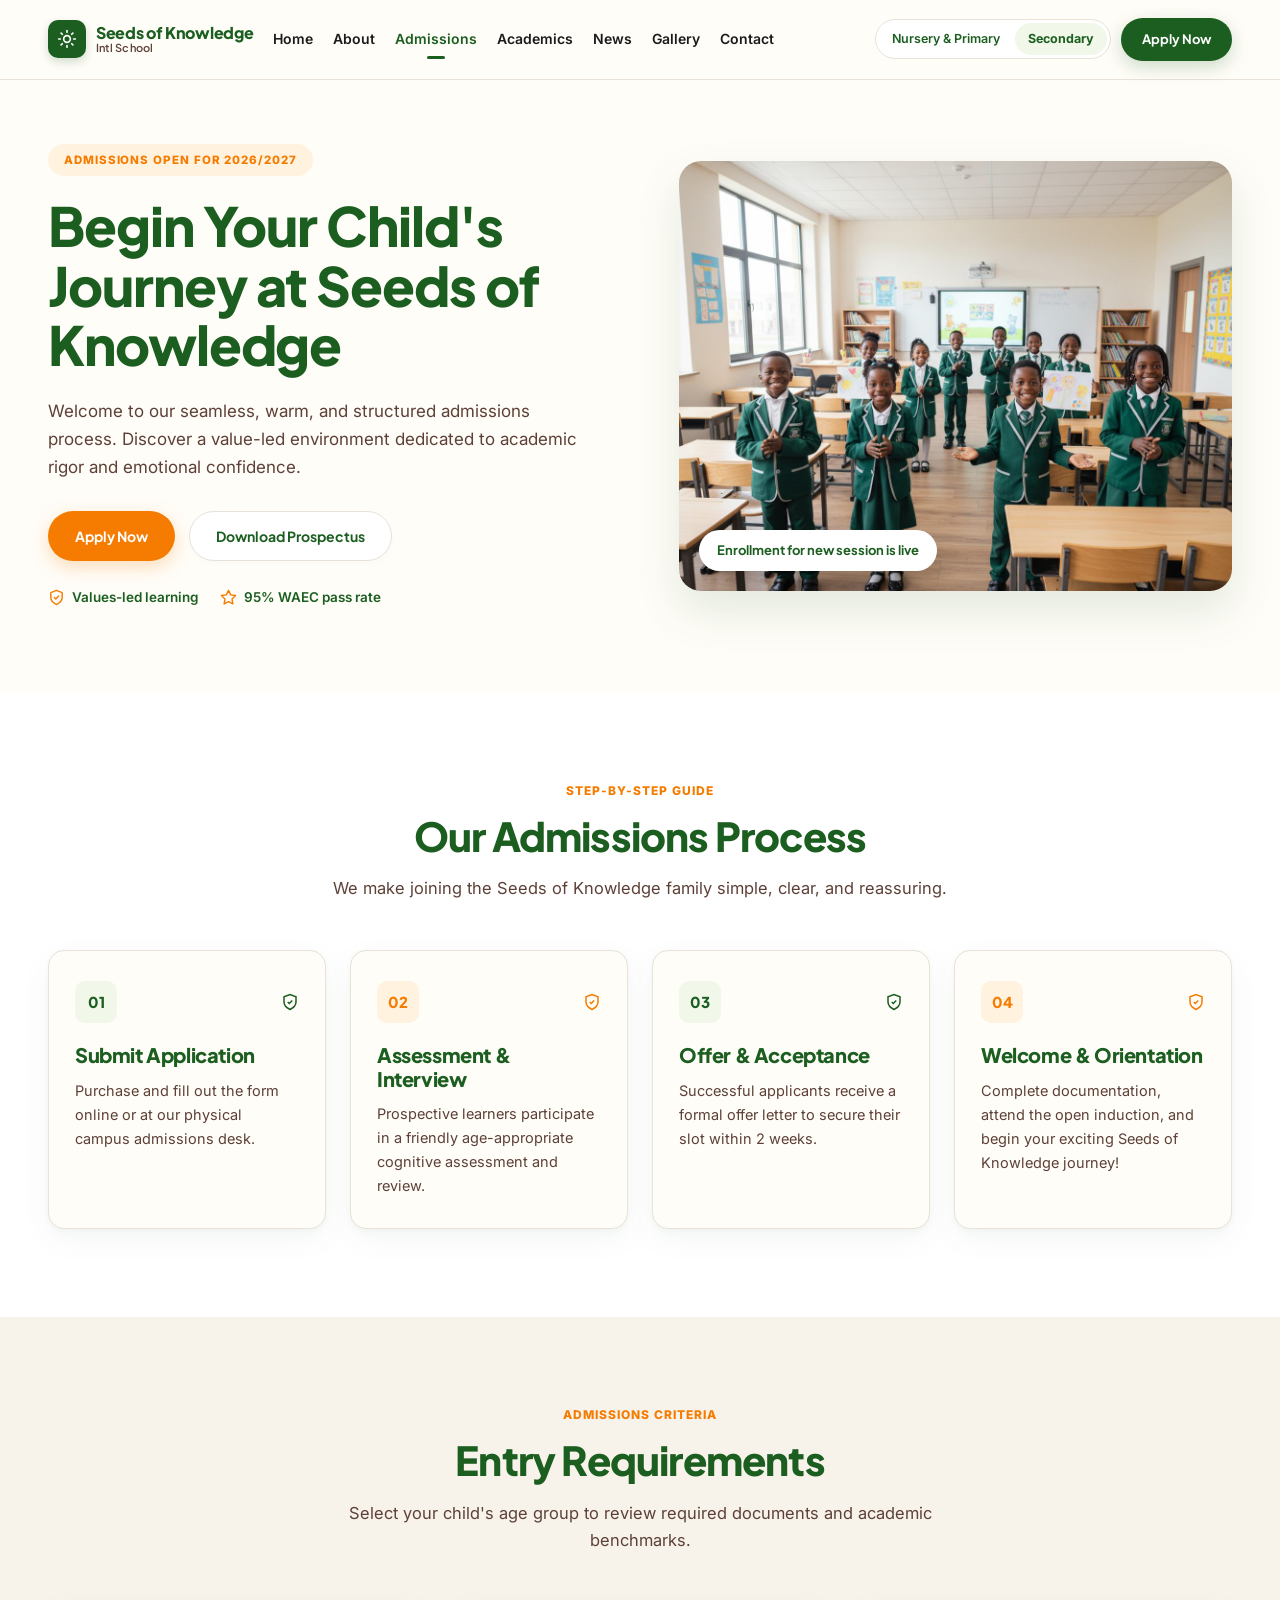
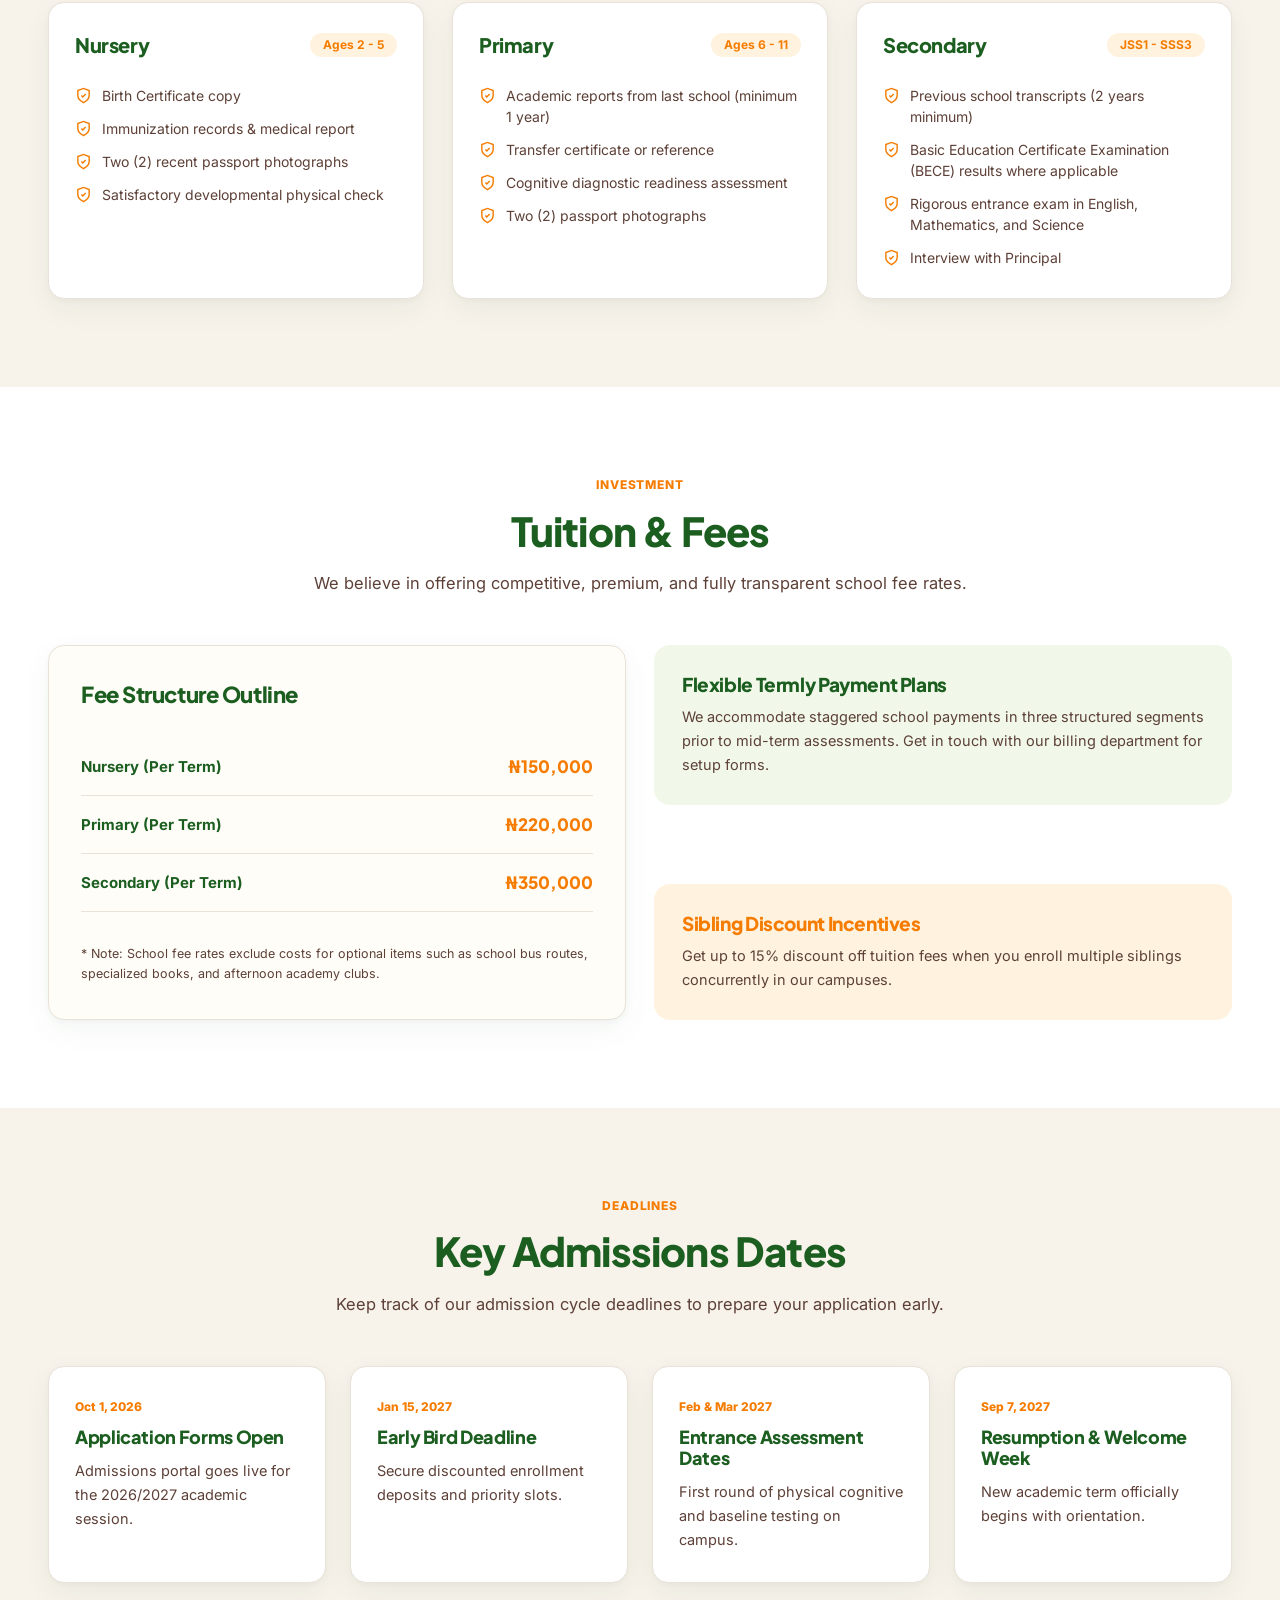
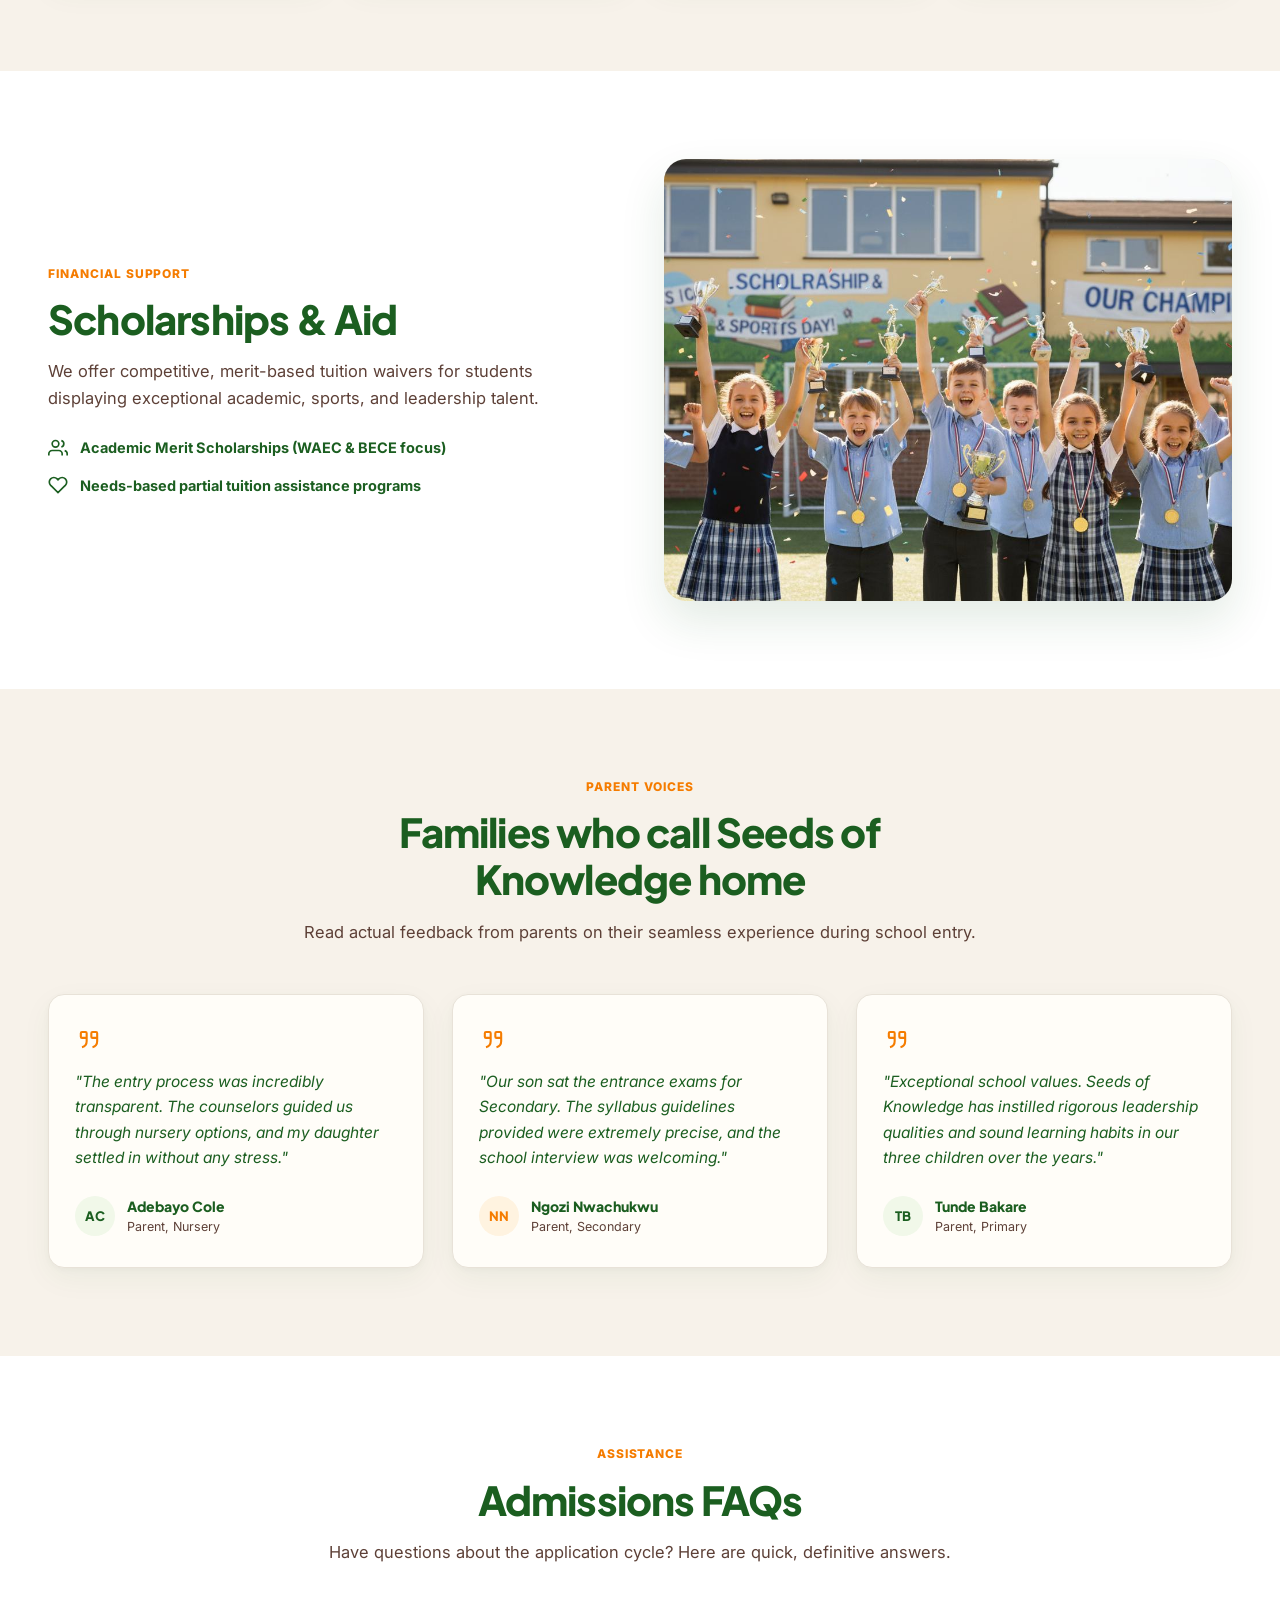
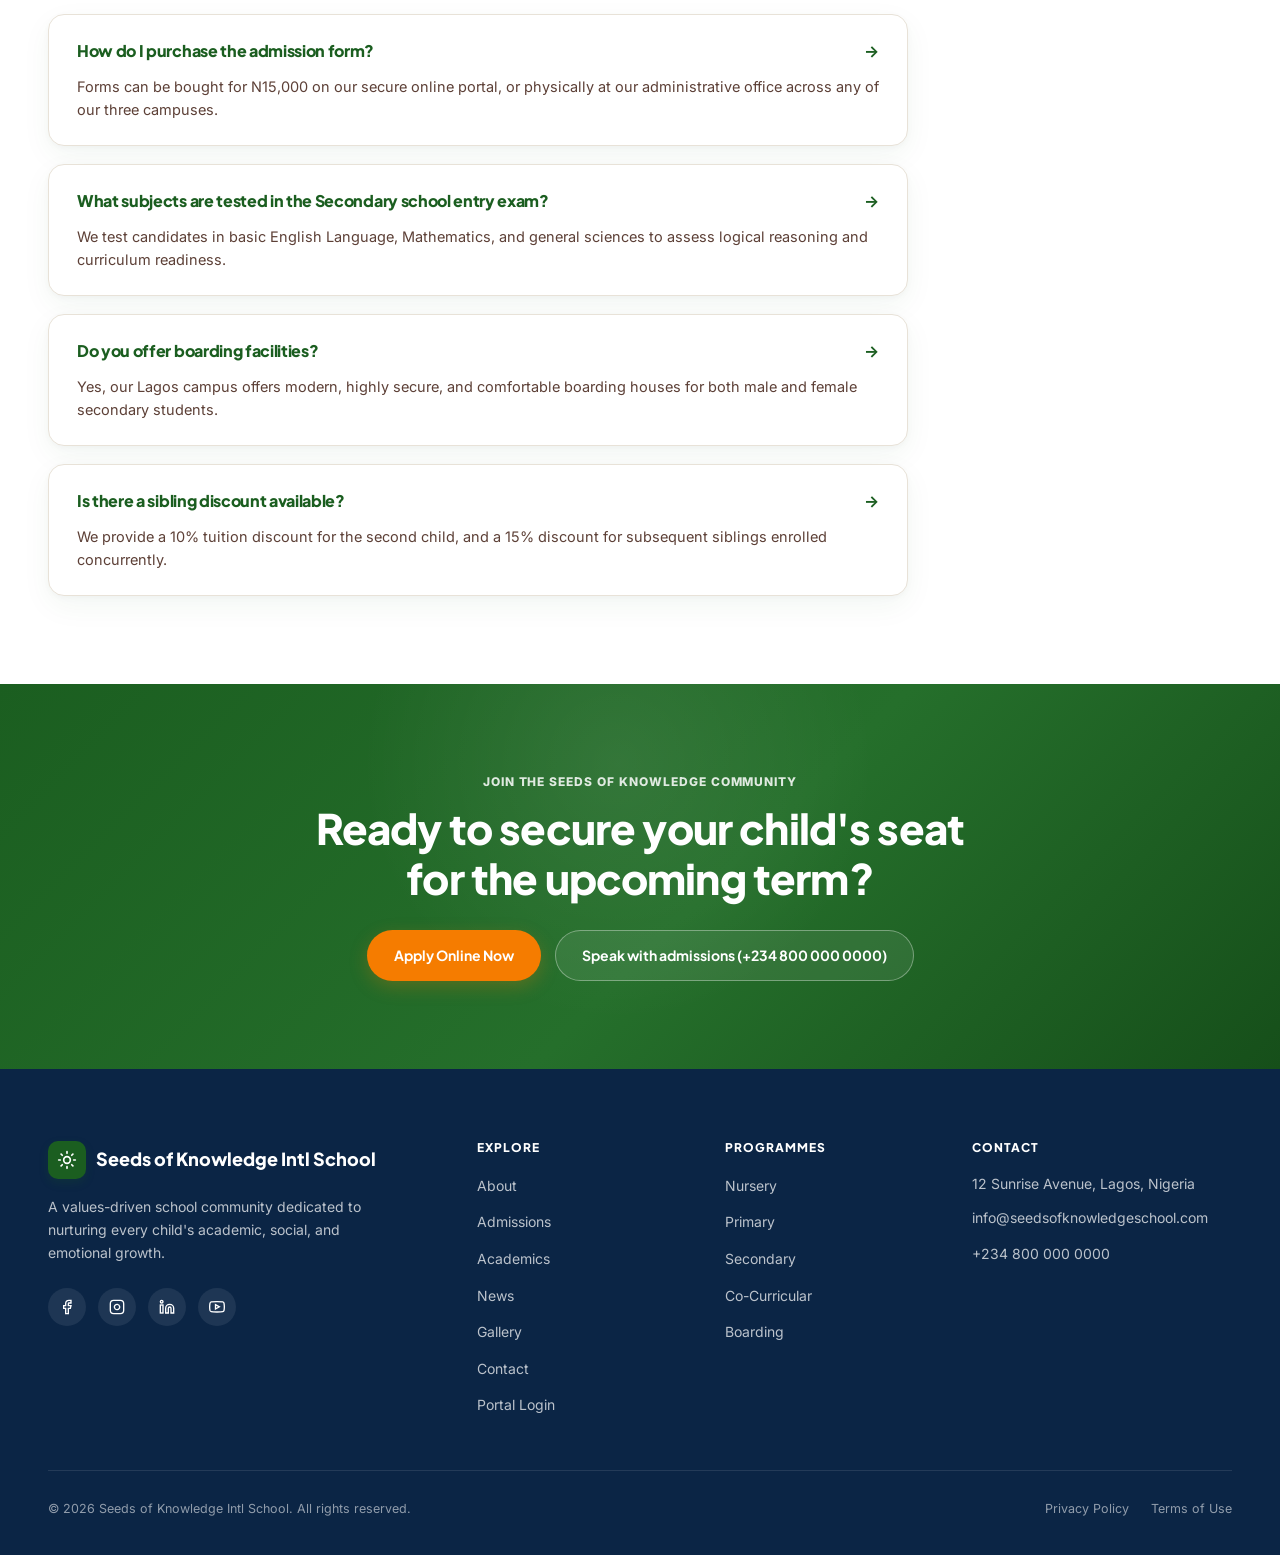
<file: admissions.html>
<!DOCTYPE html>
<html lang="en">
<head>
  <meta charset="UTF-8" />
  <meta name="viewport" content="width=device-width, initial-scale=1.0" />
  <title>Admissions | Seeds of Knowledge Intl School</title>
  <meta name="description" content="Admissions Open for 2026/2027 at Seeds of Knowledge Intl School. Explore our step-by-step admissions process, entry requirements, transparent tuition fees, scholarships, and key dates." />
    <link rel="icon" type="image/svg+xml" href="favicon.svg" />
  <link rel="icon" type="image/png" sizes="32x32" href="favicon-32x32.png" />
  <link rel="icon" type="image/png" sizes="16x16" href="favicon-16x16.png" />
  <link rel="apple-touch-icon" sizes="180x180" href="apple-touch-icon.png" />
  <link rel="canonical" href="https://seedsofknowledgeschool.com/admissions.html" />

  <!-- Open Graph / Facebook -->
  <meta property="og:type" content="website" />
  <meta property="og:site_name" content="Seeds of Knowledge Intl School" />
  <meta property="og:locale" content="en_NG" />
  <meta property="og:url" content="https://seedsofknowledgeschool.com/admissions.html" />
  <meta property="og:title" content="Admissions | Seeds of Knowledge Intl School" />
  <meta property="og:description" content="Admissions Open for 2026/2027 at Seeds of Knowledge Intl School. Explore our step-by-step admissions process, entry requirements, transparent tuition fees, scholarships, and key dates." />
  <meta property="og:image" content="https://seedsofknowledgeschool.com/assets/images/hero-admissions.jpg" />

  <!-- Twitter Card -->
  <meta name="twitter:card" content="summary_large_image" />
  <meta name="twitter:url" content="https://seedsofknowledgeschool.com/admissions.html" />
  <meta name="twitter:title" content="Admissions | Seeds of Knowledge Intl School" />
  <meta name="twitter:description" content="Admissions Open for 2026/2027 at Seeds of Knowledge Intl School. Explore our step-by-step admissions process, entry requirements, transparent tuition fees, scholarships, and key dates." />
  <meta name="twitter:image" content="https://seedsofknowledgeschool.com/assets/images/hero-admissions.jpg" />
  <link rel="stylesheet" href="assets/css/styles.css" />
</head>
<body>

  <!-- ================= HEADER ================= -->
  <header class="site-header">
    <div class="header-inner">
      <a href="index.html" class="brand-logo">
        <span class="brand-icon" aria-hidden="true">
          <svg viewBox="0 0 24 24" fill="none" stroke="currentColor" stroke-width="2" stroke-linecap="round" stroke-linejoin="round">
            <circle cx="12" cy="12" r="4"></circle>
            <path d="M12 2v2M12 20v2M4.93 4.93l1.41 1.41M17.66 17.66l1.41 1.41M2 12h2M20 12h2M6.34 17.66l-1.41 1.41M19.07 4.93l-1.41 1.41"></path>
          </svg>
        </span>
        <span class="brand-text">
          <span class="brand-name">Seeds of Knowledge</span>
          <span class="brand-sub">Intl School</span>
        </span>
      </a>

      <nav class="main-nav" aria-label="Main Navigation">
        <a href="index.html" class="nav-link">Home</a>
        <a href="about.html" class="nav-link">About</a>
        <a href="admissions.html" class="nav-link active">Admissions</a>
        <a href="academics.html" class="nav-link">Academics</a>
        <a href="news.html" class="nav-link">News</a>
        <a href="gallery.html" class="nav-link">Gallery</a>
        <a href="contact.html" class="nav-link">Contact</a>
      </nav>

      <div class="header-actions">
        <div class="programme-switcher" aria-label="School Sections">
          <a href="nursery-primary.html" class="programme-pill">Nursery &amp; Primary</a>
          <a href="secondary.html" class="programme-pill highlighted">Secondary</a>
        </div>
        <a href="#apply-online" data-modal-target="apply-modal" class="btn btn-sm btn-green">Apply Now</a>
        <button class="mobile-menu-toggle" aria-label="Toggle Menu" aria-expanded="false">
          <svg width="20" height="20" viewBox="0 0 24 24" fill="none" stroke="currentColor" stroke-width="2.2" stroke-linecap="round">
            <line x1="3" y1="6" x2="21" y2="6"></line>
            <line x1="3" y1="12" x2="21" y2="12"></line>
            <line x1="3" y1="18" x2="21" y2="18"></line>
          </svg>
        </button>
      </div>
    </div>

    <div class="mobile-drawer">
      <a href="index.html" class="nav-link">Home</a>
      <a href="about.html" class="nav-link">About</a>
      <a href="admissions.html" class="nav-link active">Admissions</a>
      <a href="academics.html" class="nav-link">Academics</a>
      <a href="news.html" class="nav-link">News</a>
      <a href="gallery.html" class="nav-link">Gallery</a>
      <a href="contact.html" class="nav-link">Contact</a>
      <a href="login" class="nav-link">Portal Login</a>
      <a href="#apply-online" data-modal-target="apply-modal" class="btn btn-green mobile-drawer-btn">Apply for Admission</a>
      <div class="programme-switcher">
        <a href="nursery-primary.html" class="programme-pill">Nursery &amp; Primary</a>
        <a href="secondary.html" class="programme-pill highlighted">Secondary</a>
      </div>
    </div>
  </header>

  <main>
    <!-- ================= HERO SECTION ================= -->
    <section class="hero-split">
      <div class="container">
        <div class="hero-grid">
          <div class="hero-content">
            <span class="eyebrow-pill">Admissions Open for 2026/2027</span>
            <h1 class="hero-title">Begin Your Child's Journey at Seeds of Knowledge</h1>
            <p class="hero-desc">
              Welcome to our seamless, warm, and structured admissions process. Discover a value-led environment dedicated to academic rigor and emotional confidence.
            </p>
            <div class="hero-buttons">
              <a href="#apply-online" data-modal-target="apply-modal" class="btn btn-orange">Apply Now</a>
              <a href="assets/Seeds-of-Knowledge-Prospectus-2026.pdf" download class="btn btn-outline">Download Prospectus</a>
            </div>
            <div class="hero-trust">
              <span class="trust-item">
                <svg viewBox="0 0 24 24" fill="none" stroke="currentColor" stroke-width="2" stroke-linecap="round" stroke-linejoin="round">
                  <path d="M12 22s8-4 8-10V5l-8-3-8 3v7c0 6 8 10 8 10z"></path>
                  <path d="m9 12 2 2 4-4"></path>
                </svg>
                Values-led learning
              </span>
              <span class="trust-item">
                <svg viewBox="0 0 24 24" fill="none" stroke="currentColor" stroke-width="2" stroke-linecap="round" stroke-linejoin="round">
                  <polygon points="12 2 15.09 8.26 22 9.27 17 14.14 18.18 21.02 12 17.77 5.82 21.02 7 14.14 2 9.27 8.91 8.26 12 2"></polygon>
                </svg>
                95% WAEC pass rate
              </span>
            </div>
          </div>

          <div class="hero-media">
            <img src="assets/images/hero-admissions.jpg" alt="Seeds of Knowledge students in green blazers welcoming new applicants" />
            <div class="floating-pill">Enrollment for new session is live</div>
          </div>
        </div>
      </div>
    </section>

    <!-- ================= STEP-BY-STEP ADMISSIONS PROCESS ================= -->
    <section class="section section-white">
      <div class="container">
        <div class="section-header centered">
          <span class="eyebrow-text">Step-by-step Guide</span>
          <h2 class="section-title">Our Admissions Process</h2>
          <p class="section-subtitle">
            We make joining the Seeds of Knowledge family simple, clear, and reassuring.
          </p>
        </div>

        <div class="grid-4">
          <div class="card card-cream">
            <div class="card-top-between">
              <span class="step-number-badge green">01</span>
              <svg width="18" height="18" viewBox="0 0 24 24" fill="none" stroke="#1b5e20" stroke-width="2"><path d="M12 22s8-4 8-10V5l-8-3-8 3v7c0 6 8 10 8 10z"></path><path d="m9 12 2 2 4-4"></path></svg>
            </div>
            <h3 class="card-title">Submit Application</h3>
            <p class="card-text">
              Purchase and fill out the form online or at our physical campus admissions desk.
            </p>
          </div>

          <div class="card card-cream">
            <div class="card-top-between">
              <span class="step-number-badge orange">02</span>
              <svg width="18" height="18" viewBox="0 0 24 24" fill="none" stroke="#f57c00" stroke-width="2"><path d="M12 22s8-4 8-10V5l-8-3-8 3v7c0 6 8 10 8 10z"></path><path d="m9 12 2 2 4-4"></path></svg>
            </div>
            <h3 class="card-title">Assessment &amp; Interview</h3>
            <p class="card-text">
              Prospective learners participate in a friendly age-appropriate cognitive assessment and review.
            </p>
          </div>

          <div class="card card-cream">
            <div class="card-top-between">
              <span class="step-number-badge green">03</span>
              <svg width="18" height="18" viewBox="0 0 24 24" fill="none" stroke="#1b5e20" stroke-width="2"><path d="M12 22s8-4 8-10V5l-8-3-8 3v7c0 6 8 10 8 10z"></path><path d="m9 12 2 2 4-4"></path></svg>
            </div>
            <h3 class="card-title">Offer &amp; Acceptance</h3>
            <p class="card-text">
              Successful applicants receive a formal offer letter to secure their slot within 2 weeks.
            </p>
          </div>

          <div class="card card-cream">
            <div class="card-top-between">
              <span class="step-number-badge orange">04</span>
              <svg width="18" height="18" viewBox="0 0 24 24" fill="none" stroke="#f57c00" stroke-width="2"><path d="M12 22s8-4 8-10V5l-8-3-8 3v7c0 6 8 10 8 10z"></path><path d="m9 12 2 2 4-4"></path></svg>
            </div>
            <h3 class="card-title">Welcome &amp; Orientation</h3>
            <p class="card-text">
              Complete documentation, attend the open induction, and begin your exciting Seeds of Knowledge journey!
            </p>
          </div>
        </div>
      </div>
    </section>

    <!-- ================= ENTRY REQUIREMENTS ================= -->
    <section class="section section-oatmeal">
      <div class="container">
        <div class="section-header centered">
          <span class="eyebrow-text">Admissions Criteria</span>
          <h2 class="section-title">Entry Requirements</h2>
          <p class="section-subtitle">
            Select your child's age group to review required documents and academic benchmarks.
          </p>
        </div>

        <div class="grid-3">
          <div class="card">
            <div class="card-top-between">
              <h3 class="card-title" style="margin-bottom: 0;">Nursery</h3>
              <span class="badge badge-orange">Ages 2 - 5</span>
            </div>
            <ul class="check-list">
              <li>
                <svg viewBox="0 0 24 24" fill="none" stroke="currentColor" stroke-width="2"><path d="M12 22s8-4 8-10V5l-8-3-8 3v7c0 6 8 10 8 10z"></path><path d="m9 12 2 2 4-4"></path></svg>
                <span>Birth Certificate copy</span>
              </li>
              <li>
                <svg viewBox="0 0 24 24" fill="none" stroke="currentColor" stroke-width="2"><path d="M12 22s8-4 8-10V5l-8-3-8 3v7c0 6 8 10 8 10z"></path><path d="m9 12 2 2 4-4"></path></svg>
                <span>Immunization records &amp; medical report</span>
              </li>
              <li>
                <svg viewBox="0 0 24 24" fill="none" stroke="currentColor" stroke-width="2"><path d="M12 22s8-4 8-10V5l-8-3-8 3v7c0 6 8 10 8 10z"></path><path d="m9 12 2 2 4-4"></path></svg>
                <span>Two (2) recent passport photographs</span>
              </li>
              <li>
                <svg viewBox="0 0 24 24" fill="none" stroke="currentColor" stroke-width="2"><path d="M12 22s8-4 8-10V5l-8-3-8 3v7c0 6 8 10 8 10z"></path><path d="m9 12 2 2 4-4"></path></svg>
                <span>Satisfactory developmental physical check</span>
              </li>
            </ul>
          </div>

          <div class="card">
            <div class="card-top-between">
              <h3 class="card-title" style="margin-bottom: 0;">Primary</h3>
              <span class="badge badge-orange">Ages 6 - 11</span>
            </div>
            <ul class="check-list">
              <li>
                <svg viewBox="0 0 24 24" fill="none" stroke="currentColor" stroke-width="2"><path d="M12 22s8-4 8-10V5l-8-3-8 3v7c0 6 8 10 8 10z"></path><path d="m9 12 2 2 4-4"></path></svg>
                <span>Academic reports from last school (minimum 1 year)</span>
              </li>
              <li>
                <svg viewBox="0 0 24 24" fill="none" stroke="currentColor" stroke-width="2"><path d="M12 22s8-4 8-10V5l-8-3-8 3v7c0 6 8 10 8 10z"></path><path d="m9 12 2 2 4-4"></path></svg>
                <span>Transfer certificate or reference</span>
              </li>
              <li>
                <svg viewBox="0 0 24 24" fill="none" stroke="currentColor" stroke-width="2"><path d="M12 22s8-4 8-10V5l-8-3-8 3v7c0 6 8 10 8 10z"></path><path d="m9 12 2 2 4-4"></path></svg>
                <span>Cognitive diagnostic readiness assessment</span>
              </li>
              <li>
                <svg viewBox="0 0 24 24" fill="none" stroke="currentColor" stroke-width="2"><path d="M12 22s8-4 8-10V5l-8-3-8 3v7c0 6 8 10 8 10z"></path><path d="m9 12 2 2 4-4"></path></svg>
                <span>Two (2) passport photographs</span>
              </li>
            </ul>
          </div>

          <div class="card">
            <div class="card-top-between">
              <h3 class="card-title" style="margin-bottom: 0;">Secondary</h3>
              <span class="badge badge-orange">JSS1 - SSS3</span>
            </div>
            <ul class="check-list">
              <li>
                <svg viewBox="0 0 24 24" fill="none" stroke="currentColor" stroke-width="2"><path d="M12 22s8-4 8-10V5l-8-3-8 3v7c0 6 8 10 8 10z"></path><path d="m9 12 2 2 4-4"></path></svg>
                <span>Previous school transcripts (2 years minimum)</span>
              </li>
              <li>
                <svg viewBox="0 0 24 24" fill="none" stroke="currentColor" stroke-width="2"><path d="M12 22s8-4 8-10V5l-8-3-8 3v7c0 6 8 10 8 10z"></path><path d="m9 12 2 2 4-4"></path></svg>
                <span>Basic Education Certificate Examination (BECE) results where applicable</span>
              </li>
              <li>
                <svg viewBox="0 0 24 24" fill="none" stroke="currentColor" stroke-width="2"><path d="M12 22s8-4 8-10V5l-8-3-8 3v7c0 6 8 10 8 10z"></path><path d="m9 12 2 2 4-4"></path></svg>
                <span>Rigorous entrance exam in English, Mathematics, and Science</span>
              </li>
              <li>
                <svg viewBox="0 0 24 24" fill="none" stroke="currentColor" stroke-width="2"><path d="M12 22s8-4 8-10V5l-8-3-8 3v7c0 6 8 10 8 10z"></path><path d="m9 12 2 2 4-4"></path></svg>
                <span>Interview with Principal</span>
              </li>
            </ul>
          </div>
        </div>
      </div>
    </section>

    <!-- ================= TUITION & FEES ================= -->
    <section class="section section-white">
      <div class="container">
        <div class="section-header centered">
          <span class="eyebrow-text">Investment</span>
          <h2 class="section-title">Tuition &amp; Fees</h2>
          <p class="section-subtitle">
            We believe in offering competitive, premium, and fully transparent school fee rates.
          </p>
        </div>

        <div class="grid-2" style="align-items: stretch;">
          <div class="card card-cream" style="padding: 36px 32px;">
            <h3 class="card-title" style="font-size: 22px;">Fee Structure Outline</h3>
            <div class="fee-table">
              <div class="fee-row">
                <span>Nursery (Per Term)</span>
                <span class="fee-amount">&#8358;150,000</span>
              </div>
              <div class="fee-row">
                <span>Primary (Per Term)</span>
                <span class="fee-amount">&#8358;220,000</span>
              </div>
              <div class="fee-row">
                <span>Secondary (Per Term)</span>
                <span class="fee-amount">&#8358;350,000</span>
              </div>
            </div>
            <p class="fee-note">
              * Note: School fee rates exclude costs for optional items such as school bus routes, specialized books, and afternoon academy clubs.
            </p>
          </div>

          <div style="display: flex; flex-direction: column; justify-content: space-between;">
            <div class="info-box-green">
              <h3 class="card-title" style="font-size: 19px; margin-bottom: 10px;">Flexible Termly Payment Plans</h3>
              <p class="card-text">
                We accommodate staggered school payments in three structured segments prior to mid-term assessments. Get in touch with our billing department for setup forms.
              </p>
            </div>

            <div class="info-box-orange">
              <h3 class="card-title" style="font-size: 19px; color: var(--orange-primary); margin-bottom: 10px;">Sibling Discount Incentives</h3>
              <p class="card-text">
                Get up to 15% discount off tuition fees when you enroll multiple siblings concurrently in our campuses.
              </p>
            </div>
          </div>
        </div>
      </div>
    </section>

    <!-- ================= KEY ADMISSIONS DATES ================= -->
    <section class="section section-oatmeal">
      <div class="container">
        <div class="section-header centered">
          <span class="eyebrow-text">Deadlines</span>
          <h2 class="section-title">Key Admissions Dates</h2>
          <p class="section-subtitle">
            Keep track of our admission cycle deadlines to prepare your application early.
          </p>
        </div>

        <div class="grid-4">
          <div class="card">
            <div class="role-label" style="margin-bottom: 10px;">Oct 1, 2026</div>
            <h3 class="card-title" style="font-size: 18px;">Application Forms Open</h3>
            <p class="card-text">
              Admissions portal goes live for the 2026/2027 academic session.
            </p>
          </div>

          <div class="card">
            <div class="role-label" style="margin-bottom: 10px;">Jan 15, 2027</div>
            <h3 class="card-title" style="font-size: 18px;">Early Bird Deadline</h3>
            <p class="card-text">
              Secure discounted enrollment deposits and priority slots.
            </p>
          </div>

          <div class="card">
            <div class="role-label" style="margin-bottom: 10px;">Feb &amp; Mar 2027</div>
            <h3 class="card-title" style="font-size: 18px;">Entrance Assessment Dates</h3>
            <p class="card-text">
              First round of physical cognitive and baseline testing on campus.
            </p>
          </div>

          <div class="card">
            <div class="role-label" style="margin-bottom: 10px;">Sep 7, 2027</div>
            <h3 class="card-title" style="font-size: 18px;">Resumption &amp; Welcome Week</h3>
            <p class="card-text">
              New academic term officially begins with orientation.
            </p>
          </div>
        </div>
      </div>
    </section>

    <!-- ================= SCHOLARSHIPS & AID ================= -->
    <section class="section section-white">
      <div class="container">
        <div class="split-2col">
          <div>
            <span class="eyebrow-text">Financial Support</span>
            <h2 class="section-title">Scholarships &amp; Aid</h2>
            <p class="section-subtitle" style="margin-bottom: 24px;">
              We offer competitive, merit-based tuition waivers for students displaying exceptional academic, sports, and leadership talent.
            </p>
            <div style="display: flex; flex-direction: column; gap: 14px;">
              <div style="display: flex; align-items: center; gap: 12px; font-weight: 700; color: var(--green-primary); font-size: 14.5px;">
                <svg width="20" height="20" viewBox="0 0 24 24" fill="none" stroke="currentColor" stroke-width="2"><path d="M17 21v-2a4 4 0 0 0-4-4H5a4 4 0 0 0-4 4v2"></path><circle cx="9" cy="7" r="4"></circle><path d="M23 21v-2a4 4 0 0 0-3-3.87"></path><path d="M16 3.13a4 4 0 0 1 0 7.75"></path></svg>
                <span>Academic Merit Scholarships (WAEC &amp; BECE focus)</span>
              </div>
              <div style="display: flex; align-items: center; gap: 12px; font-weight: 700; color: var(--green-primary); font-size: 14.5px;">
                <svg width="20" height="20" viewBox="0 0 24 24" fill="none" stroke="currentColor" stroke-width="2"><path d="M20.84 4.61a5.5 5.5 0 0 0-7.78 0L12 5.67l-1.06-1.06a5.5 5.5 0 0 0-7.78 7.78l1.06 1.06L12 21.23l7.78-7.78 1.06-1.06a5.5 5.5 0 0 0 0-7.78z"></path></svg>
                <span>Needs-based partial tuition assistance programs</span>
              </div>
            </div>
          </div>

          <div class="hero-media">
            <img src="assets/images/admissions-scholarships.jpg" alt="Seeds of Knowledge scholarship champions holding trophies and medals" />
          </div>
        </div>
      </div>
    </section>

    <!-- ================= PARENT VOICES ================= -->
    <section class="section section-oatmeal">
      <div class="container">
        <div class="section-header centered">
          <span class="eyebrow-text">Parent Voices</span>
          <h2 class="section-title">Families who call Seeds of Knowledge home</h2>
          <p class="section-subtitle">
            Read actual feedback from parents on their seamless experience during school entry.
          </p>
        </div>

        <div class="grid-3">
          <div class="card card-cream">
            <div class="quote-mark" aria-hidden="true">
              <svg viewBox="0 0 24 24" fill="none" stroke="currentColor" stroke-width="1.8">
                <path d="M10 11H6a1 1 0 0 1-1-1V7a1 1 0 0 1 1-1h3a1 1 0 0 1 1 1v7c0 2.667-1.333 4.333-4 5"></path>
                <path d="M19 11h-4a1 1 0 0 1-1-1V7a1 1 0 0 1 1-1h3a1 1 0 0 1 1 1v7c0 2.667-1.333 4.333-4 5"></path>
              </svg>
            </div>
            <p class="quote-text">
              "The entry process was incredibly transparent. The counselors guided us through nursery options, and my daughter settled in without any stress."
            </p>
            <div class="quote-author">
              <span class="avatar-initials green">AC</span>
              <div>
                <div class="author-name">Adebayo Cole</div>
                <div class="author-meta">Parent, Nursery</div>
              </div>
            </div>
          </div>

          <div class="card card-cream">
            <div class="quote-mark" aria-hidden="true">
              <svg viewBox="0 0 24 24" fill="none" stroke="currentColor" stroke-width="1.8">
                <path d="M10 11H6a1 1 0 0 1-1-1V7a1 1 0 0 1 1-1h3a1 1 0 0 1 1 1v7c0 2.667-1.333 4.333-4 5"></path>
                <path d="M19 11h-4a1 1 0 0 1-1-1V7a1 1 0 0 1 1-1h3a1 1 0 0 1 1 1v7c0 2.667-1.333 4.333-4 5"></path>
              </svg>
            </div>
            <p class="quote-text">
              "Our son sat the entrance exams for Secondary. The syllabus guidelines provided were extremely precise, and the school interview was welcoming."
            </p>
            <div class="quote-author">
              <span class="avatar-initials orange">NN</span>
              <div>
                <div class="author-name">Ngozi Nwachukwu</div>
                <div class="author-meta">Parent, Secondary</div>
              </div>
            </div>
          </div>

          <div class="card card-cream">
            <div class="quote-mark" aria-hidden="true">
              <svg viewBox="0 0 24 24" fill="none" stroke="currentColor" stroke-width="1.8">
                <path d="M10 11H6a1 1 0 0 1-1-1V7a1 1 0 0 1 1-1h3a1 1 0 0 1 1 1v7c0 2.667-1.333 4.333-4 5"></path>
                <path d="M19 11h-4a1 1 0 0 1-1-1V7a1 1 0 0 1 1-1h3a1 1 0 0 1 1 1v7c0 2.667-1.333 4.333-4 5"></path>
              </svg>
            </div>
            <p class="quote-text">
              "Exceptional school values. Seeds of Knowledge has instilled rigorous leadership qualities and sound learning habits in our three children over the years."
            </p>
            <div class="quote-author">
              <span class="avatar-initials green">TB</span>
              <div>
                <div class="author-name">Tunde Bakare</div>
                <div class="author-meta">Parent, Primary</div>
              </div>
            </div>
          </div>
        </div>
      </div>
    </section>

    <!-- ================= ADMISSIONS FAQS ================= -->
    <section class="section section-white">
      <div class="container">
        <div class="section-header centered">
          <span class="eyebrow-text">Assistance</span>
          <h2 class="section-title">Admissions FAQs</h2>
          <p class="section-subtitle">
            Have questions about the application cycle? Here are quick, definitive answers.
          </p>
        </div>

        <div class="faq-list">
          <div class="faq-card">
            <div class="faq-header">
              <h3 class="faq-question">How do I purchase the admission form?</h3>
              <span class="faq-arrow">&rarr;</span>
            </div>
            <p class="faq-answer">
              Forms can be bought for N15,000 on our secure online portal, or physically at our administrative office across any of our three campuses.
            </p>
          </div>

          <div class="faq-card">
            <div class="faq-header">
              <h3 class="faq-question">What subjects are tested in the Secondary school entry exam?</h3>
              <span class="faq-arrow">&rarr;</span>
            </div>
            <p class="faq-answer">
              We test candidates in basic English Language, Mathematics, and general sciences to assess logical reasoning and curriculum readiness.
            </p>
          </div>

          <div class="faq-card">
            <div class="faq-header">
              <h3 class="faq-question">Do you offer boarding facilities?</h3>
              <span class="faq-arrow">&rarr;</span>
            </div>
            <p class="faq-answer">
              Yes, our Lagos campus offers modern, highly secure, and comfortable boarding houses for both male and female secondary students.
            </p>
          </div>

          <div class="faq-card">
            <div class="faq-header">
              <h3 class="faq-question">Is there a sibling discount available?</h3>
              <span class="faq-arrow">&rarr;</span>
            </div>
            <p class="faq-answer">
              We provide a 10% tuition discount for the second child, and a 15% discount for subsequent siblings enrolled concurrently.
            </p>
          </div>
        </div>
      </div>
    </section>

    <!-- ================= BOTTOM GREEN CTA ================= -->
    <section class="section section-green">
      <div class="container">
        <div class="section-header centered" style="margin-bottom: 0; position: relative; z-index: 1;">
          <span class="eyebrow-text light">Join The Seeds of Knowledge Community</span>
          <h2 class="stats-banner-title" style="margin-bottom: 28px;">
            Ready to secure your child's seat for the upcoming term?
          </h2>
          <div class="hero-buttons" style="justify-content: center; margin-bottom: 0;">
            <a href="#apply-online" data-modal-target="apply-modal" class="btn btn-orange">Apply Online Now</a>
            <a href="tel:+2348000000000" class="btn btn-outline-light">Speak with admissions (+234 800 000 0000)</a>
          </div>
        </div>
      </div>
    </section>
  </main>

  <!-- ================= ONLINE APPLICATION MODAL ================= -->
  <div id="apply-modal" class="modal-backdrop" role="dialog" aria-modal="true" aria-labelledby="apply-modal-title">
    <div class="modal-content">
      <button class="modal-close" aria-label="Close Modal">&times;</button>
      <span class="eyebrow-pill" style="margin-bottom: 12px;">2026/2027 Admissions Portal</span>
      <h2 id="apply-modal-title" class="section-title" style="font-size: 26px; margin-bottom: 8px;">Online Admission Application</h2>
      <p class="section-subtitle" style="font-size: 14.5px; margin-bottom: 24px;">
        Complete your child's preliminary application below. Our Admissions Office will contact you with your assessment schedule and form reference number.
      </p>

      <form data-interactive-form="admission">
        <div class="form-grid">
          <div class="form-group">
            <label class="form-label" for="student-name">Child's Full Name *</label>
            <input id="student-name" name="student_name" type="text" class="form-control" placeholder="e.g. Chidinma Okafor" required />
          </div>
          <div class="form-group">
            <label class="form-label" for="student-dob">Date of Birth *</label>
            <input id="student-dob" name="student_dob" type="date" class="form-control" required />
          </div>
          <div class="form-group">
            <label class="form-label" for="programme-level">Programme Applying For *</label>
            <select id="programme-level" name="programme_level" class="form-control" required>
              <option value="">Select Programme...</option>
              <option value="nursery">Nursery &amp; Early Years (Ages 1-5)</option>
              <option value="primary">Primary School (Basic 1-6 / Ages 6-11)</option>
              <option value="jss">Junior Secondary (JSS1 - JSS3)</option>
              <option value="sss">Senior Secondary (SSS1 - SSS3)</option>
            </select>
          </div>
          <div class="form-group">
            <label class="form-label" for="campus-choice">Preferred Campus *</label>
            <select id="campus-choice" name="campus_choice" class="form-control" required>
              <option value="mainland">Lagos Mainland Flagship (12 Sunrise Ave)</option>
              <option value="lekki">Victoria Island / Lekki Annex</option>
              <option value="ikeja">Ikeja Early Years &amp; Primary Campus</option>
            </select>
          </div>
          <div class="form-group">
            <label class="form-label" for="parent-name">Parent / Guardian Name *</label>
            <input id="parent-name" name="parent_name" type="text" class="form-control" placeholder="e.g. Mr. & Mrs. Okafor" required />
          </div>
          <div class="form-group">
            <label class="form-label" for="parent-phone">Phone Number *</label>
            <input id="parent-phone" name="parent_phone" type="tel" class="form-control" placeholder="+234 800 000 0000" required />
          </div>
          <div class="form-group full">
            <label class="form-label" for="parent-email">Email Address *</label>
            <input id="parent-email" name="parent_email" type="email" class="form-control" placeholder="parent@example.com" required />
          </div>
          <div class="form-group full">
            <label class="form-label" for="parent-notes">Additional Information (Boarding, Scholarships, Sibling Discount)</label>
            <textarea id="parent-notes" name="parent_notes" class="form-control" placeholder="Let us know any questions or special requirements..."></textarea>
          </div>
        </div>

        <div class="form-status-msg" role="status" aria-live="polite"></div>

        <button type="submit" class="btn btn-orange" style="width: 100%;">Submit Application Request</button>
      </form>
    </div>
  </div>

  <!-- ================= FOOTER ================= -->
  <footer class="site-footer">
    <div class="container">
      <div class="footer-grid">
        <div>
          <a href="index.html" class="brand-logo">
            <span class="brand-icon" aria-hidden="true">
              <svg viewBox="0 0 24 24" fill="none" stroke="currentColor" stroke-width="2" stroke-linecap="round" stroke-linejoin="round">
                <circle cx="12" cy="12" r="4"></circle>
                <path d="M12 2v2M12 20v2M4.93 4.93l1.41 1.41M17.66 17.66l1.41 1.41M2 12h2M20 12h2M6.34 17.66l-1.41 1.41M19.07 4.93l-1.41 1.41"></path>
              </svg>
            </span>
            <span class="footer-brand-title">Seeds of Knowledge Intl School</span>
          </a>
          <p class="footer-desc">
            A values-driven school community dedicated to nurturing every child's academic, social, and emotional growth.
          </p>
          <div class="social-links">
            <a href="contact.html" class="social-btn" aria-label="Facebook">
              <svg viewBox="0 0 24 24" fill="none" stroke="currentColor" stroke-width="2"><path d="M18 2h-3a5 5 0 0 0-5 5v3H7v4h3v8h4v-8h3l1-4h-4V7a1 1 0 0 1 1-1h3z"></path></svg>
            </a>
            <a href="gallery.html" class="social-btn" aria-label="Instagram">
              <svg viewBox="0 0 24 24" fill="none" stroke="currentColor" stroke-width="2"><rect x="2" y="2" width="20" height="20" rx="5" ry="5"></rect><path d="M16 11.37A4 4 0 1 1 12.63 8 4 4 0 0 1 16 11.37z"></path><line x1="17.5" y1="6.5" x2="17.51" y2="6.5"></line></svg>
            </a>
            <a href="about.html" class="social-btn" aria-label="LinkedIn">
              <svg viewBox="0 0 24 24" fill="none" stroke="currentColor" stroke-width="2"><path d="M16 8a6 6 0 0 1 6 6v7h-4v-7a2 2 0 0 0-2-2 2 2 0 0 0-2 2v7h-4v-7a6 6 0 0 1 6-6z"></path><rect x="2" y="9" width="4" height="12"></rect><circle cx="4" cy="4" r="2"></circle></svg>
            </a>
            <a href="news.html" class="social-btn" aria-label="YouTube">
              <svg viewBox="0 0 24 24" fill="none" stroke="currentColor" stroke-width="2"><path d="M22.54 6.42a2.78 2.78 0 0 0-1.94-2C18.88 4 12 4 12 4s-6.88 0-8.6.46a2.78 2.78 0 0 0-1.94 2A29 29 0 0 0 1 11.75a29 29 0 0 0 .46 5.33A2.78 2.78 0 0 0 3.4 19c1.72.46 8.6.46 8.6.46s6.88 0 8.6-.46a2.78 2.78 0 0 0 1.94-2 29 29 0 0 0 .46-5.25 29 29 0 0 0-.46-5.33z"></path><polygon points="9.75 15.02 15.5 11.75 9.75 8.48 9.75 15.02"></polygon></svg>
            </a>
          </div>
        </div>

        <div>
          <h4 class="footer-col-title">Explore</h4>
          <ul class="footer-links">
            <li><a href="about.html">About</a></li>
            <li><a href="admissions.html">Admissions</a></li>
            <li><a href="academics.html">Academics</a></li>
            <li><a href="news.html">News</a></li>
            <li><a href="gallery.html">Gallery</a></li>
            <li><a href="contact.html">Contact</a></li>
            <li><a href="login">Portal Login</a></li>
          </ul>
        </div>

        <div>
          <h4 class="footer-col-title">Programmes</h4>
          <ul class="footer-links">
            <li><a href="nursery-primary.html#nursery">Nursery</a></li>
            <li><a href="nursery-primary.html#primary">Primary</a></li>
            <li><a href="secondary.html">Secondary</a></li>
            <li><a href="academics.html#beyond-classroom">Co-Curricular</a></li>
            <li><a href="secondary.html#boarding">Boarding</a></li>
          </ul>
        </div>

        <div>
          <h4 class="footer-col-title">Contact</h4>
          <ul class="footer-links">
            <li class="footer-contact-item">12 Sunrise Avenue, Lagos, Nigeria</li>
            <li><a href="mailto:info@seedsofknowledgeschool.com">info@seedsofknowledgeschool.com</a></li>
            <li><a href="tel:+2348000000000">+234 800 000 0000</a></li>
          </ul>
        </div>
      </div>

      <div class="footer-bottom">
        <div>&copy; 2026 Seeds of Knowledge Intl School. All rights reserved.</div>
        <div class="footer-legal">
          <a href="contact.html#privacy">Privacy Policy</a>
          <a href="contact.html#terms">Terms of Use</a>
        </div>
      </div>
    </div>
  </footer>

  <script src="assets/js/main.js"></script>
</body>
</html>
</file>
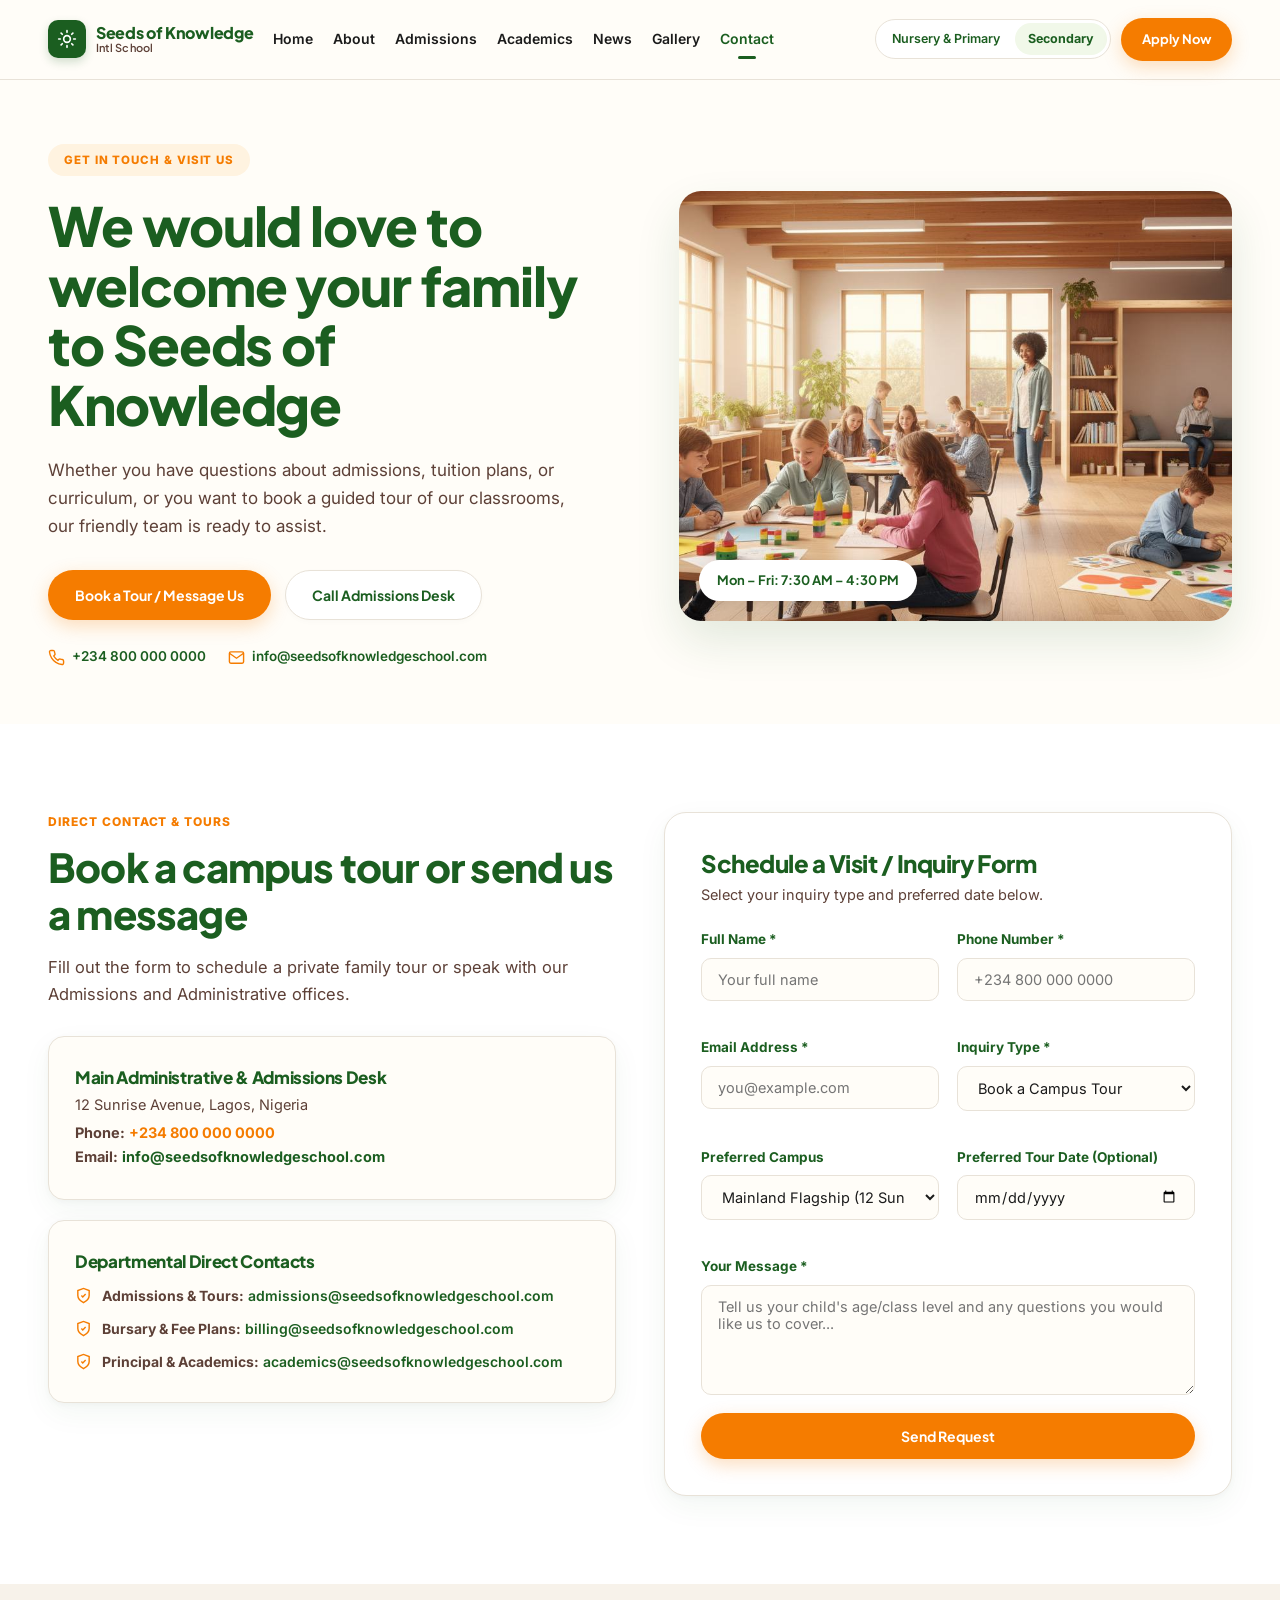
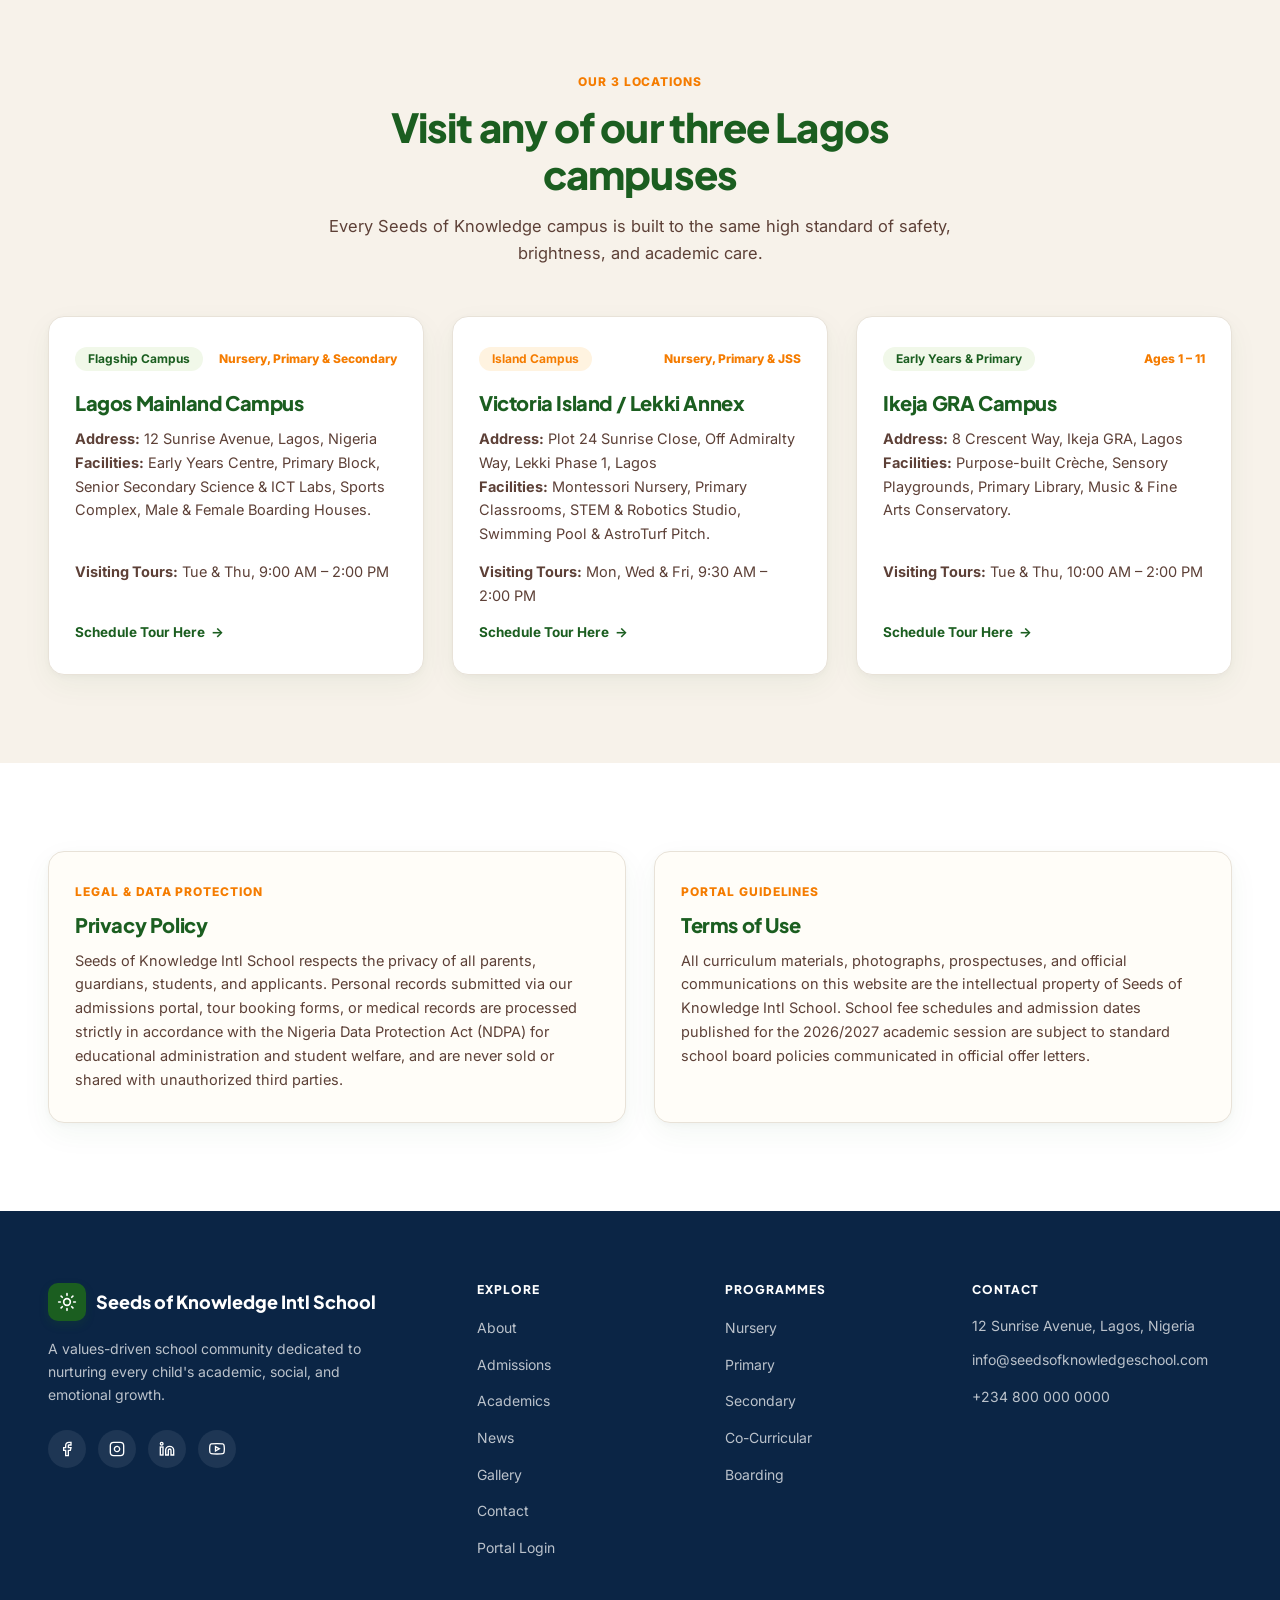
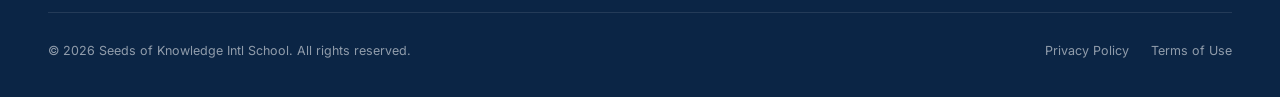
<file: contact.html>
<!DOCTYPE html>
<html lang="en">
<head>
  <meta charset="UTF-8" />
  <meta name="viewport" content="width=device-width, initial-scale=1.0" />
  <title>Contact &amp; Book a Tour | Seeds of Knowledge Intl School</title>
  <meta name="description" content="Get in touch with Seeds of Knowledge Intl School or schedule a personalized tour of our 3 Lagos campuses. Located at 12 Sunrise Avenue, Lagos, Nigeria." />
    <link rel="icon" type="image/svg+xml" href="favicon.svg" />
  <link rel="icon" type="image/png" sizes="32x32" href="favicon-32x32.png" />
  <link rel="icon" type="image/png" sizes="16x16" href="favicon-16x16.png" />
  <link rel="apple-touch-icon" sizes="180x180" href="apple-touch-icon.png" />
  <link rel="canonical" href="https://seedsofknowledgeschool.com/contact.html" />

  <!-- Open Graph / Facebook -->
  <meta property="og:type" content="website" />
  <meta property="og:site_name" content="Seeds of Knowledge Intl School" />
  <meta property="og:locale" content="en_NG" />
  <meta property="og:url" content="https://seedsofknowledgeschool.com/contact.html" />
  <meta property="og:title" content="Contact &amp; Book a Tour | Seeds of Knowledge Intl School" />
  <meta property="og:description" content="Get in touch with Seeds of Knowledge Intl School or schedule a personalized tour of our 3 Lagos campuses. Located at 12 Sunrise Avenue, Lagos, Nigeria." />
  <meta property="og:image" content="https://seedsofknowledgeschool.com/assets/images/facility-classrooms.jpg" />

  <!-- Twitter Card -->
  <meta name="twitter:card" content="summary_large_image" />
  <meta name="twitter:url" content="https://seedsofknowledgeschool.com/contact.html" />
  <meta name="twitter:title" content="Contact &amp; Book a Tour | Seeds of Knowledge Intl School" />
  <meta name="twitter:description" content="Get in touch with Seeds of Knowledge Intl School or schedule a personalized tour of our 3 Lagos campuses. Located at 12 Sunrise Avenue, Lagos, Nigeria." />
  <meta name="twitter:image" content="https://seedsofknowledgeschool.com/assets/images/facility-classrooms.jpg" />

  <!-- Schema.org JSON-LD -->
  <script type="application/ld+json">
  {
    "@context": "https://schema.org",
    "@type": "School",
    "name": "Seeds of Knowledge Intl School",
    "url": "https://seedsofknowledgeschool.com/",
    "logo": "https://seedsofknowledgeschool.com/favicon.svg",
    "image": "https://seedsofknowledgeschool.com/assets/images/hero-home.jpg",
    "description": "A values-driven school community dedicated to nurturing every child's academic, social, and emotional growth from Creche to SSS3 across 3 Lagos campuses.",
    "telephone": "+2348000000000",
    "email": "info@seedsofknowledgeschool.com",
    "address": {
      "@type": "PostalAddress",
      "streetAddress": "12 Sunrise Avenue",
      "addressLocality": "Lagos",
      "addressCountry": "NG"
    },
    "subOrganization": [
      {
        "@type": "School",
        "name": "Seeds of Knowledge Lagos Mainland Flagship Campus",
        "address": "12 Sunrise Avenue, Lagos, Nigeria"
      },
      {
        "@type": "School",
        "name": "Seeds of Knowledge Victoria Island / Lekki Annex",
        "address": "Plot 24 Sunrise Close, Off Admiralty Way, Lekki Phase 1, Lagos"
      },
      {
        "@type": "School",
        "name": "Seeds of Knowledge Ikeja GRA Campus",
        "address": "8 Crescent Way, Ikeja GRA, Lagos"
      }
    ]
  }
  </script>
  <link rel="stylesheet" href="assets/css/styles.css" />
</head>
<body>

  <!-- ================= HEADER ================= -->
  <header class="site-header">
    <div class="header-inner">
      <a href="index.html" class="brand-logo">
        <span class="brand-icon" aria-hidden="true">
          <svg viewBox="0 0 24 24" fill="none" stroke="currentColor" stroke-width="2" stroke-linecap="round" stroke-linejoin="round">
            <circle cx="12" cy="12" r="4"></circle>
            <path d="M12 2v2M12 20v2M4.93 4.93l1.41 1.41M17.66 17.66l1.41 1.41M2 12h2M20 12h2M6.34 17.66l-1.41 1.41M19.07 4.93l-1.41 1.41"></path>
          </svg>
        </span>
        <span class="brand-text">
          <span class="brand-name">Seeds of Knowledge</span>
          <span class="brand-sub">Intl School</span>
        </span>
      </a>

      <nav class="main-nav" aria-label="Main Navigation">
        <a href="index.html" class="nav-link">Home</a>
        <a href="about.html" class="nav-link">About</a>
        <a href="admissions.html" class="nav-link">Admissions</a>
        <a href="academics.html" class="nav-link">Academics</a>
        <a href="news.html" class="nav-link">News</a>
        <a href="gallery.html" class="nav-link">Gallery</a>
        <a href="contact.html" class="nav-link active">Contact</a>
      </nav>

      <div class="header-actions">
        <div class="programme-switcher" aria-label="School Sections">
          <a href="nursery-primary.html" class="programme-pill">Nursery &amp; Primary</a>
          <a href="secondary.html" class="programme-pill highlighted">Secondary</a>
        </div>
        <a href="admissions.html" class="btn btn-sm btn-orange">Apply Now</a>
        <button class="mobile-menu-toggle" aria-label="Toggle Menu" aria-expanded="false">
          <svg width="20" height="20" viewBox="0 0 24 24" fill="none" stroke="currentColor" stroke-width="2.2" stroke-linecap="round">
            <line x1="3" y1="6" x2="21" y2="6"></line>
            <line x1="3" y1="12" x2="21" y2="12"></line>
            <line x1="3" y1="18" x2="21" y2="18"></line>
          </svg>
        </button>
      </div>
    </div>

    <div class="mobile-drawer">
      <a href="index.html" class="nav-link">Home</a>
      <a href="about.html" class="nav-link">About</a>
      <a href="admissions.html" class="nav-link">Admissions</a>
      <a href="academics.html" class="nav-link">Academics</a>
      <a href="news.html" class="nav-link">News</a>
      <a href="gallery.html" class="nav-link">Gallery</a>
      <a href="contact.html" class="nav-link active">Contact</a>
      <a href="login" class="nav-link">Portal Login</a>
      <a href="admissions.html" class="btn btn-orange mobile-drawer-btn">Apply for Admission</a>
      <div class="programme-switcher">
        <a href="nursery-primary.html" class="programme-pill">Nursery &amp; Primary</a>
        <a href="secondary.html" class="programme-pill highlighted">Secondary</a>
      </div>
    </div>
  </header>

  <main>
    <!-- ================= HERO SECTION ================= -->
    <section class="hero-split" style="padding-bottom: 56px;">
      <div class="container">
        <div class="hero-grid">
          <div class="hero-content">
            <span class="eyebrow-pill">Get In Touch &amp; Visit Us</span>
            <h1 class="hero-title">We would love to welcome your family to Seeds of Knowledge</h1>
            <p class="hero-desc">
              Whether you have questions about admissions, tuition plans, or curriculum, or you want to book a guided tour of our classrooms, our friendly team is ready to assist.
            </p>
            <div class="hero-buttons">
              <a href="#book-tour" class="btn btn-orange">Book a Tour / Message Us</a>
              <a href="tel:+2348000000000" class="btn btn-outline">Call Admissions Desk</a>
            </div>
            <div class="hero-trust">
              <a href="tel:+2348000000000" class="trust-item">
                <svg viewBox="0 0 24 24" fill="none" stroke="currentColor" stroke-width="2"><path d="M22 16.92v3a2 2 0 0 1-2.18 2 19.79 19.79 0 0 1-8.63-3.07 19.5 19.5 0 0 1-6-6 19.79 19.79 0 0 1-3.07-8.67A2 2 0 0 1 4.11 2h3a2 2 0 0 1 2 1.72c.127.96.361 1.903.7 2.81a2 2 0 0 1-.45 2.11L8.09 9.91a16 16 0 0 0 6 6l1.27-1.27a2 2 0 0 1 2.11-.45c.907.339 1.85.573 2.81.7A2 2 0 0 1 22 16.92z"></path></svg>
                +234 800 000 0000
              </a>
              <a href="mailto:info@seedsofknowledgeschool.com" class="trust-item">
                <svg viewBox="0 0 24 24" fill="none" stroke="currentColor" stroke-width="2"><path d="M4 4h16c1.1 0 2 .9 2 2v12c0 1.1-.9 2-2 2H4c-1.1 0-2-.9-2-2V6c0-1.1.9-2 2-2z"></path><polyline points="22,6 12,13 2,6"></polyline></svg>
                info@seedsofknowledgeschool.com
              </a>
            </div>
          </div>

          <div class="hero-media">
            <img src="assets/images/facility-classrooms.jpg" alt="Seeds of Knowledge Intl School welcoming campus classroom" />
            <div class="floating-pill">Mon – Fri: 7:30 AM – 4:30 PM</div>
          </div>
        </div>
      </div>
    </section>

    <!-- ================= BOOK A TOUR & CONTACT FORM ================= -->
    <section id="book-tour" class="section section-white">
      <div class="container">
        <div class="split-2col" style="align-items: flex-start;">
          <div>
            <span class="eyebrow-text">Direct Contact &amp; Tours</span>
            <h2 class="section-title">Book a campus tour or send us a message</h2>
            <p class="section-subtitle" style="margin-bottom: 28px;">
              Fill out the form to schedule a private family tour or speak with our Admissions and Administrative offices.
            </p>

            <div class="contact-cards-stack">
              <div class="card card-cream">
                <h3 class="card-title" style="font-size: 17px; margin-bottom: 6px;">Main Administrative &amp; Admissions Desk</h3>
                <p class="card-text">12 Sunrise Avenue, Lagos, Nigeria</p>
                <p class="card-text" style="margin-top: 4px;"><strong>Phone:</strong> <a href="tel:+2348000000000" style="color: var(--orange-primary); font-weight: 700;">+234 800 000 0000</a></p>
                <p class="card-text"><strong>Email:</strong> <a href="mailto:info@seedsofknowledgeschool.com" style="color: var(--green-primary); font-weight: 700;">info@seedsofknowledgeschool.com</a></p>
              </div>

              <div class="card card-cream">
                <h3 class="card-title" style="font-size: 17px; margin-bottom: 6px;">Departmental Direct Contacts</h3>
                <ul class="check-list">
                  <li>
                    <svg viewBox="0 0 24 24" fill="none" stroke="currentColor" stroke-width="2"><path d="M12 22s8-4 8-10V5l-8-3-8 3v7c0 6 8 10 8 10z"></path><path d="m9 12 2 2 4-4"></path></svg>
                    <span><strong>Admissions &amp; Tours:</strong> <a href="mailto:admissions@seedsofknowledgeschool.com" style="color: var(--green-primary); font-weight: 600;">admissions@seedsofknowledgeschool.com</a></span>
                  </li>
                  <li>
                    <svg viewBox="0 0 24 24" fill="none" stroke="currentColor" stroke-width="2"><path d="M12 22s8-4 8-10V5l-8-3-8 3v7c0 6 8 10 8 10z"></path><path d="m9 12 2 2 4-4"></path></svg>
                    <span><strong>Bursary &amp; Fee Plans:</strong> <a href="mailto:billing@seedsofknowledgeschool.com" style="color: var(--green-primary); font-weight: 600;">billing@seedsofknowledgeschool.com</a></span>
                  </li>
                  <li>
                    <svg viewBox="0 0 24 24" fill="none" stroke="currentColor" stroke-width="2"><path d="M12 22s8-4 8-10V5l-8-3-8 3v7c0 6 8 10 8 10z"></path><path d="m9 12 2 2 4-4"></path></svg>
                    <span><strong>Principal &amp; Academics:</strong> <a href="mailto:academics@seedsofknowledgeschool.com" style="color: var(--green-primary); font-weight: 600;">academics@seedsofknowledgeschool.com</a></span>
                  </li>
                </ul>
              </div>
            </div>
          </div>

          <div class="form-card">
            <h3 class="card-title" style="font-size: 24px; margin-bottom: 6px;">Schedule a Visit / Inquiry Form</h3>
            <p class="card-text" style="margin-bottom: 22px;">Select your inquiry type and preferred date below.</p>

            <form data-interactive-form="contact">
              <div class="form-grid">
                <div class="form-group">
                  <label class="form-label" for="contact-name">Full Name *</label>
                  <input id="contact-name" name="full_name" type="text" class="form-control" placeholder="Your full name" required />
                </div>
                <div class="form-group">
                  <label class="form-label" for="contact-phone">Phone Number *</label>
                  <input id="contact-phone" name="phone" type="tel" class="form-control" placeholder="+234 800 000 0000" required />
                </div>
                <div class="form-group">
                  <label class="form-label" for="contact-email">Email Address *</label>
                  <input id="contact-email" name="email" type="email" class="form-control" placeholder="you@example.com" required />
                </div>
                <div class="form-group">
                  <label class="form-label" for="inquiry-type">Inquiry Type *</label>
                  <select id="inquiry-type" name="inquiry_type" class="form-control" required>
                    <option value="tour">Book a Campus Tour</option>
                    <option value="admissions">Admissions &amp; Entry Inquiry</option>
                    <option value="fees">Tuition &amp; Payment Plans</option>
                    <option value="boarding">Boarding House Inquiry</option>
                    <option value="general">General Feedback / Question</option>
                  </select>
                </div>
                <div class="form-group">
                  <label class="form-label" for="tour-campus">Preferred Campus</label>
                  <select id="tour-campus" name="campus" class="form-control">
                    <option value="mainland">Mainland Flagship (12 Sunrise Ave, Lagos)</option>
                    <option value="lekki">Victoria Island / Lekki Campus</option>
                    <option value="ikeja">Ikeja Early Years &amp; Primary Campus</option>
                  </select>
                </div>
                <div class="form-group">
                  <label class="form-label" for="tour-date">Preferred Tour Date (Optional)</label>
                  <input id="tour-date" name="tour_date" type="date" class="form-control" />
                </div>
                <div class="form-group full">
                  <label class="form-label" for="contact-msg">Your Message *</label>
                  <textarea id="contact-msg" name="message" class="form-control" placeholder="Tell us your child's age/class level and any questions you would like us to cover..." required></textarea>
                </div>
              </div>

              <div class="form-status-msg" role="status" aria-live="polite"></div>

              <button type="submit" class="btn btn-orange" style="width: 100%;">Send Request</button>
            </form>
          </div>
        </div>
      </div>
    </section>

    <!-- ================= OUR 3 CAMPUSES ================= -->
    <section class="section section-oatmeal">
      <div class="container">
        <div class="section-header centered">
          <span class="eyebrow-text">Our 3 Locations</span>
          <h2 class="section-title">Visit any of our three Lagos campuses</h2>
          <p class="section-subtitle">
            Every Seeds of Knowledge campus is built to the same high standard of safety, brightness, and academic care.
          </p>
        </div>

        <div class="grid-3">
          <div class="card">
            <div class="card-top-between">
              <span class="badge badge-green">Flagship Campus</span>
              <span class="role-label" style="margin-bottom: 0;">Nursery, Primary &amp; Secondary</span>
            </div>
            <h3 class="card-title">Lagos Mainland Campus</h3>
            <p class="card-text" style="margin-bottom: 14px;">
              <strong>Address:</strong> 12 Sunrise Avenue, Lagos, Nigeria<br />
              <strong>Facilities:</strong> Early Years Centre, Primary Block, Senior Secondary Science &amp; ICT Labs, Sports Complex, Male &amp; Female Boarding Houses.
            </p>
            <p class="card-text"><strong>Visiting Tours:</strong> Tue &amp; Thu, 9:00 AM – 2:00 PM</p>
            <a href="#book-tour" class="card-link" style="margin-top: auto; padding-top: 14px;">Schedule Tour Here <span>&rarr;</span></a>
          </div>

          <div class="card">
            <div class="card-top-between">
              <span class="badge badge-orange">Island Campus</span>
              <span class="role-label" style="margin-bottom: 0;">Nursery, Primary &amp; JSS</span>
            </div>
            <h3 class="card-title">Victoria Island / Lekki Annex</h3>
            <p class="card-text" style="margin-bottom: 14px;">
              <strong>Address:</strong> Plot 24 Sunrise Close, Off Admiralty Way, Lekki Phase 1, Lagos<br />
              <strong>Facilities:</strong> Montessori Nursery, Primary Classrooms, STEM &amp; Robotics Studio, Swimming Pool &amp; AstroTurf Pitch.
            </p>
            <p class="card-text"><strong>Visiting Tours:</strong> Mon, Wed &amp; Fri, 9:30 AM – 2:00 PM</p>
            <a href="#book-tour" class="card-link" style="margin-top: auto; padding-top: 14px;">Schedule Tour Here <span>&rarr;</span></a>
          </div>

          <div class="card">
            <div class="card-top-between">
              <span class="badge badge-green">Early Years &amp; Primary</span>
              <span class="role-label" style="margin-bottom: 0;">Ages 1 – 11</span>
            </div>
            <h3 class="card-title">Ikeja GRA Campus</h3>
            <p class="card-text" style="margin-bottom: 14px;">
              <strong>Address:</strong> 8 Crescent Way, Ikeja GRA, Lagos<br />
              <strong>Facilities:</strong> Purpose-built Cr&egrave;che, Sensory Playgrounds, Primary Library, Music &amp; Fine Arts Conservatory.
            </p>
            <p class="card-text"><strong>Visiting Tours:</strong> Tue &amp; Thu, 10:00 AM – 2:00 PM</p>
            <a href="#book-tour" class="card-link" style="margin-top: auto; padding-top: 14px;">Schedule Tour Here <span>&rarr;</span></a>
          </div>
        </div>
      </div>
    </section>

    <!-- ================= PRIVACY POLICY & TERMS OF USE ================= -->
    <section class="section section-white">
      <div class="container">
        <div class="grid-2">
          <div id="privacy" class="card card-cream">
            <span class="eyebrow-text">Legal &amp; Data Protection</span>
            <h3 class="card-title">Privacy Policy</h3>
            <p class="card-text">
              Seeds of Knowledge Intl School respects the privacy of all parents, guardians, students, and applicants. Personal records submitted via our admissions portal, tour booking forms, or medical records are processed strictly in accordance with the Nigeria Data Protection Act (NDPA) for educational administration and student welfare, and are never sold or shared with unauthorized third parties.
            </p>
          </div>

          <div id="terms" class="card card-cream">
            <span class="eyebrow-text">Portal Guidelines</span>
            <h3 class="card-title">Terms of Use</h3>
            <p class="card-text">
              All curriculum materials, photographs, prospectuses, and official communications on this website are the intellectual property of Seeds of Knowledge Intl School. School fee schedules and admission dates published for the 2026/2027 academic session are subject to standard school board policies communicated in official offer letters.
            </p>
          </div>
        </div>
      </div>
    </section>
  </main>

  <!-- ================= FOOTER ================= -->
  <footer class="site-footer">
    <div class="container">
      <div class="footer-grid">
        <div>
          <a href="index.html" class="brand-logo">
            <span class="brand-icon" aria-hidden="true">
              <svg viewBox="0 0 24 24" fill="none" stroke="currentColor" stroke-width="2" stroke-linecap="round" stroke-linejoin="round">
                <circle cx="12" cy="12" r="4"></circle>
                <path d="M12 2v2M12 20v2M4.93 4.93l1.41 1.41M17.66 17.66l1.41 1.41M2 12h2M20 12h2M6.34 17.66l-1.41 1.41M19.07 4.93l-1.41 1.41"></path>
              </svg>
            </span>
            <span class="footer-brand-title">Seeds of Knowledge Intl School</span>
          </a>
          <p class="footer-desc">
            A values-driven school community dedicated to nurturing every child's academic, social, and emotional growth.
          </p>
          <div class="social-links">
            <a href="contact.html" class="social-btn" aria-label="Facebook">
              <svg viewBox="0 0 24 24" fill="none" stroke="currentColor" stroke-width="2"><path d="M18 2h-3a5 5 0 0 0-5 5v3H7v4h3v8h4v-8h3l1-4h-4V7a1 1 0 0 1 1-1h3z"></path></svg>
            </a>
            <a href="gallery.html" class="social-btn" aria-label="Instagram">
              <svg viewBox="0 0 24 24" fill="none" stroke="currentColor" stroke-width="2"><rect x="2" y="2" width="20" height="20" rx="5" ry="5"></rect><path d="M16 11.37A4 4 0 1 1 12.63 8 4 4 0 0 1 16 11.37z"></path><line x1="17.5" y1="6.5" x2="17.51" y2="6.5"></line></svg>
            </a>
            <a href="about.html" class="social-btn" aria-label="LinkedIn">
              <svg viewBox="0 0 24 24" fill="none" stroke="currentColor" stroke-width="2"><path d="M16 8a6 6 0 0 1 6 6v7h-4v-7a2 2 0 0 0-2-2 2 2 0 0 0-2 2v7h-4v-7a6 6 0 0 1 6-6z"></path><rect x="2" y="9" width="4" height="12"></rect><circle cx="4" cy="4" r="2"></circle></svg>
            </a>
            <a href="news.html" class="social-btn" aria-label="YouTube">
              <svg viewBox="0 0 24 24" fill="none" stroke="currentColor" stroke-width="2"><path d="M22.54 6.42a2.78 2.78 0 0 0-1.94-2C18.88 4 12 4 12 4s-6.88 0-8.6.46a2.78 2.78 0 0 0-1.94 2A29 29 0 0 0 1 11.75a29 29 0 0 0 .46 5.33A2.78 2.78 0 0 0 3.4 19c1.72.46 8.6.46 8.6.46s6.88 0 8.6-.46a2.78 2.78 0 0 0 1.94-2 29 29 0 0 0 .46-5.25 29 29 0 0 0-.46-5.33z"></path><polygon points="9.75 15.02 15.5 11.75 9.75 8.48 9.75 15.02"></polygon></svg>
            </a>
          </div>
        </div>

        <div>
          <h4 class="footer-col-title">Explore</h4>
          <ul class="footer-links">
            <li><a href="about.html">About</a></li>
            <li><a href="admissions.html">Admissions</a></li>
            <li><a href="academics.html">Academics</a></li>
            <li><a href="news.html">News</a></li>
            <li><a href="gallery.html">Gallery</a></li>
            <li><a href="contact.html">Contact</a></li>
            <li><a href="login">Portal Login</a></li>
          </ul>
        </div>

        <div>
          <h4 class="footer-col-title">Programmes</h4>
          <ul class="footer-links">
            <li><a href="nursery-primary.html#nursery">Nursery</a></li>
            <li><a href="nursery-primary.html#primary">Primary</a></li>
            <li><a href="secondary.html">Secondary</a></li>
            <li><a href="academics.html#beyond-classroom">Co-Curricular</a></li>
            <li><a href="secondary.html#boarding">Boarding</a></li>
          </ul>
        </div>

        <div>
          <h4 class="footer-col-title">Contact</h4>
          <ul class="footer-links">
            <li class="footer-contact-item">12 Sunrise Avenue, Lagos, Nigeria</li>
            <li><a href="mailto:info@seedsofknowledgeschool.com">info@seedsofknowledgeschool.com</a></li>
            <li><a href="tel:+2348000000000">+234 800 000 0000</a></li>
          </ul>
        </div>
      </div>

      <div class="footer-bottom">
        <div>&copy; 2026 Seeds of Knowledge Intl School. All rights reserved.</div>
        <div class="footer-legal">
          <a href="#privacy">Privacy Policy</a>
          <a href="#terms">Terms of Use</a>
        </div>
      </div>
    </div>
  </footer>

  <script src="assets/js/main.js"></script>
</body>
</html>
</file>
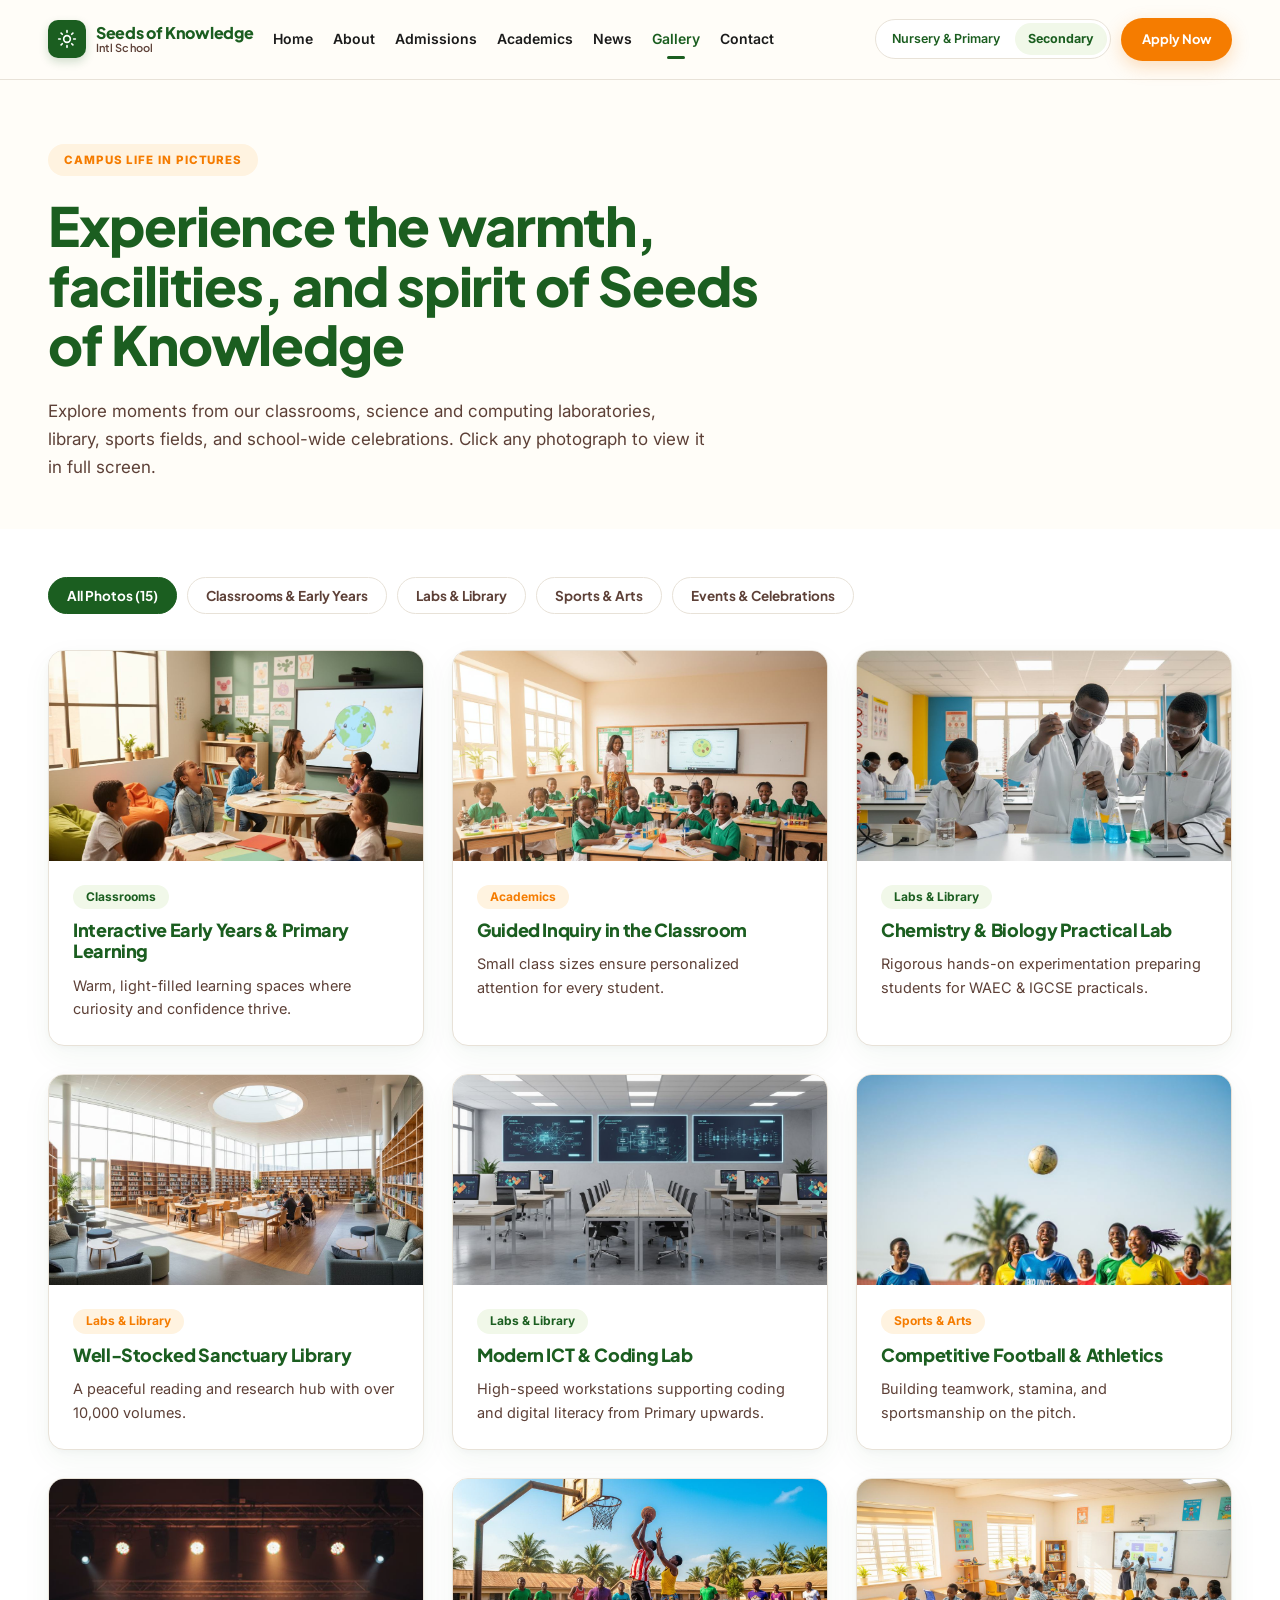
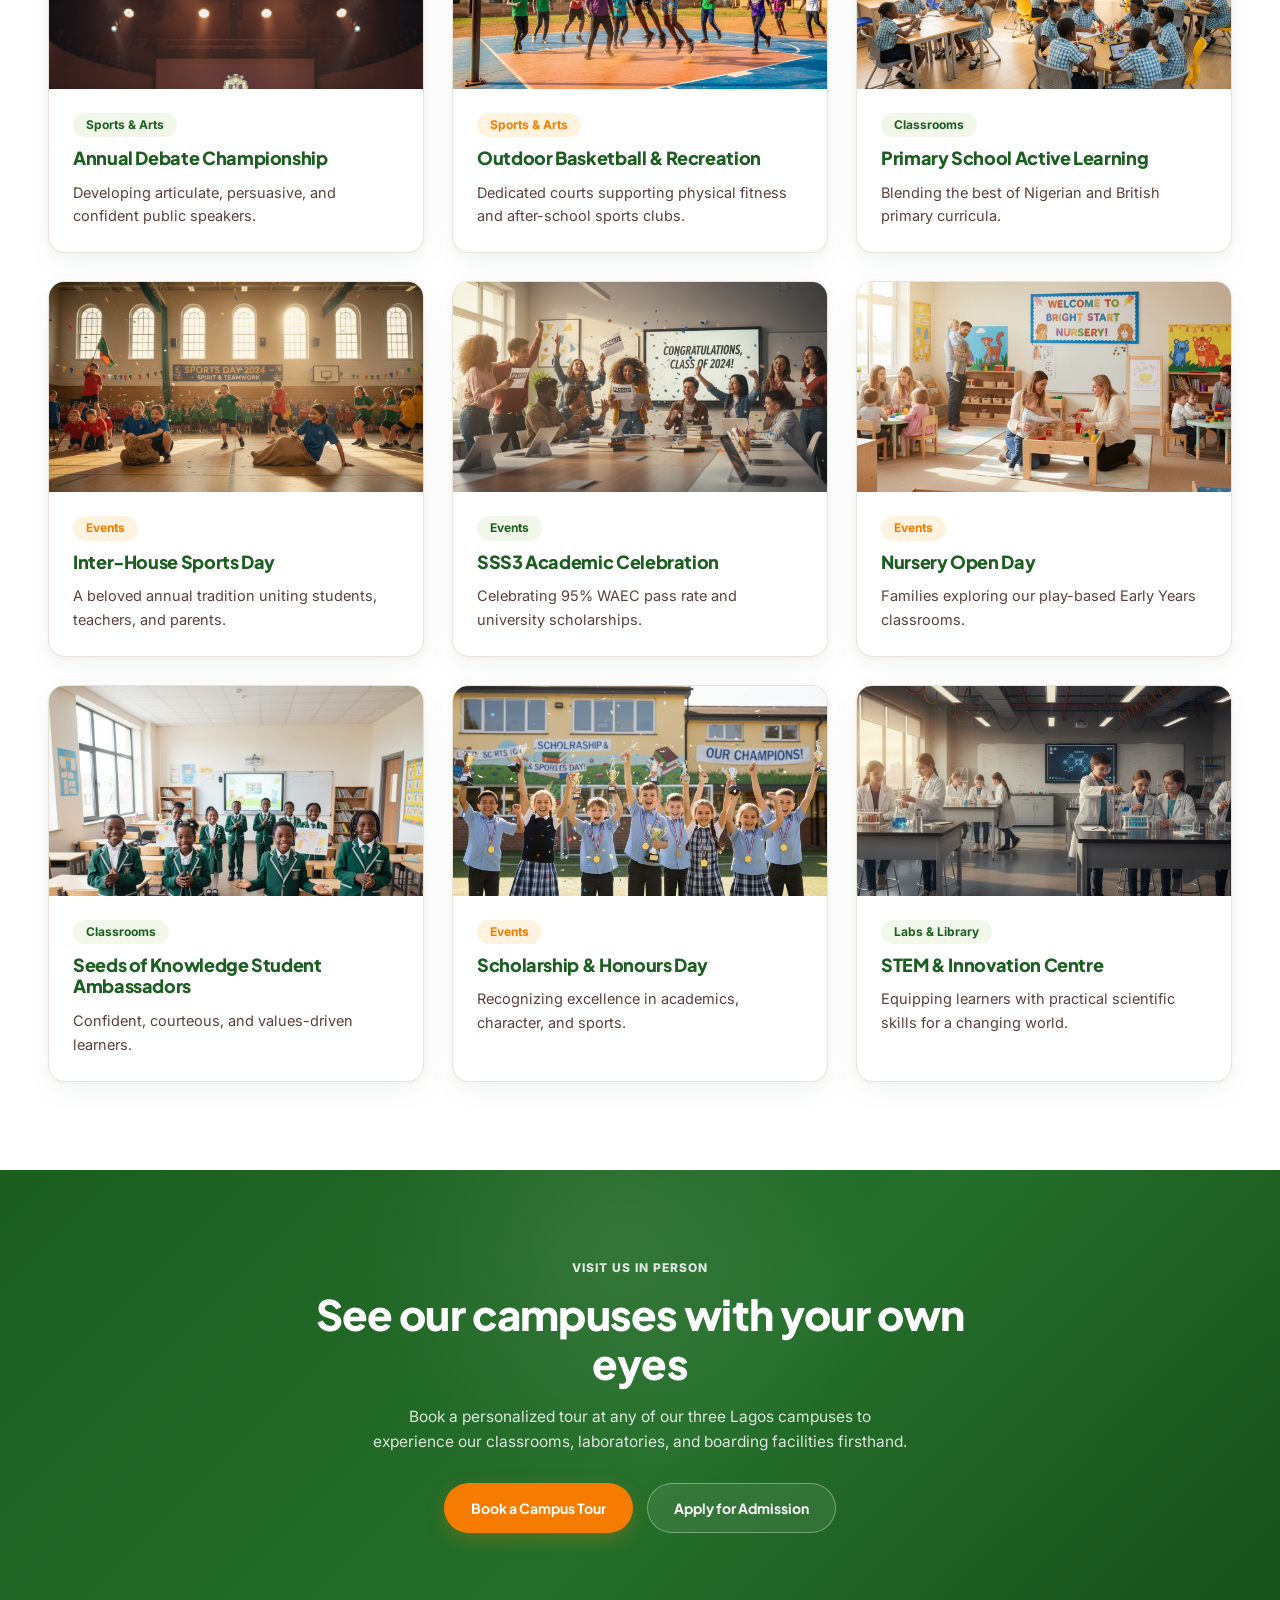
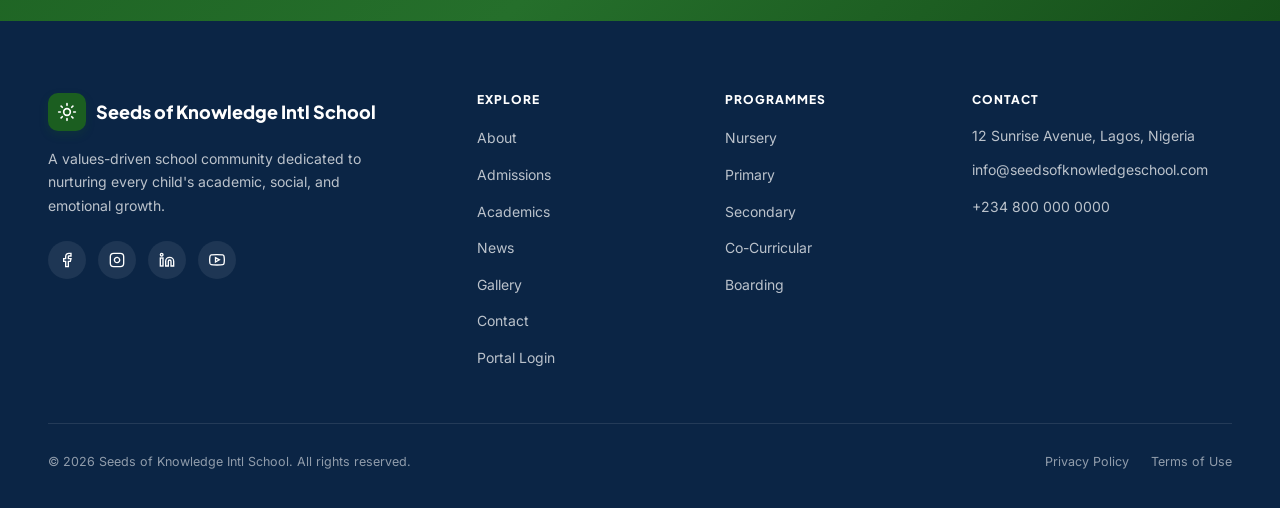
<file: gallery.html>
<!DOCTYPE html>
<html lang="en">
<head>
  <meta charset="UTF-8" />
  <meta name="viewport" content="width=device-width, initial-scale=1.0" />
  <title>Campus Gallery | Seeds of Knowledge Intl School</title>
  <meta name="description" content="Explore our photo gallery of Seeds of Knowledge Intl School — bright classrooms, science and computer labs, library, sports fields, debate championships, and happy students." />
    <link rel="icon" type="image/svg+xml" href="favicon.svg" />
  <link rel="icon" type="image/png" sizes="32x32" href="favicon-32x32.png" />
  <link rel="icon" type="image/png" sizes="16x16" href="favicon-16x16.png" />
  <link rel="apple-touch-icon" sizes="180x180" href="apple-touch-icon.png" />
  <link rel="canonical" href="https://seedsofknowledgeschool.com/gallery.html" />

  <!-- Open Graph / Facebook -->
  <meta property="og:type" content="website" />
  <meta property="og:site_name" content="Seeds of Knowledge Intl School" />
  <meta property="og:locale" content="en_NG" />
  <meta property="og:url" content="https://seedsofknowledgeschool.com/gallery.html" />
  <meta property="og:title" content="Campus Gallery | Seeds of Knowledge Intl School" />
  <meta property="og:description" content="Explore our photo gallery of Seeds of Knowledge Intl School — bright classrooms, science and computer labs, library, sports fields, debate championships, and happy students." />
  <meta property="og:image" content="https://seedsofknowledgeschool.com/assets/images/sports-field-wide.jpg" />

  <!-- Twitter Card -->
  <meta name="twitter:card" content="summary_large_image" />
  <meta name="twitter:url" content="https://seedsofknowledgeschool.com/gallery.html" />
  <meta name="twitter:title" content="Campus Gallery | Seeds of Knowledge Intl School" />
  <meta name="twitter:description" content="Explore our photo gallery of Seeds of Knowledge Intl School — bright classrooms, science and computer labs, library, sports fields, debate championships, and happy students." />
  <meta name="twitter:image" content="https://seedsofknowledgeschool.com/assets/images/sports-field-wide.jpg" />
  <link rel="stylesheet" href="assets/css/styles.css" />
</head>
<body>

  <!-- ================= HEADER ================= -->
  <header class="site-header">
    <div class="header-inner">
      <a href="index.html" class="brand-logo">
        <span class="brand-icon" aria-hidden="true">
          <svg viewBox="0 0 24 24" fill="none" stroke="currentColor" stroke-width="2" stroke-linecap="round" stroke-linejoin="round">
            <circle cx="12" cy="12" r="4"></circle>
            <path d="M12 2v2M12 20v2M4.93 4.93l1.41 1.41M17.66 17.66l1.41 1.41M2 12h2M20 12h2M6.34 17.66l-1.41 1.41M19.07 4.93l-1.41 1.41"></path>
          </svg>
        </span>
        <span class="brand-text">
          <span class="brand-name">Seeds of Knowledge</span>
          <span class="brand-sub">Intl School</span>
        </span>
      </a>

      <nav class="main-nav" aria-label="Main Navigation">
        <a href="index.html" class="nav-link">Home</a>
        <a href="about.html" class="nav-link">About</a>
        <a href="admissions.html" class="nav-link">Admissions</a>
        <a href="academics.html" class="nav-link">Academics</a>
        <a href="news.html" class="nav-link">News</a>
        <a href="gallery.html" class="nav-link active">Gallery</a>
        <a href="contact.html" class="nav-link">Contact</a>
      </nav>

      <div class="header-actions">
        <div class="programme-switcher" aria-label="School Sections">
          <a href="nursery-primary.html" class="programme-pill">Nursery &amp; Primary</a>
          <a href="secondary.html" class="programme-pill highlighted">Secondary</a>
        </div>
        <a href="admissions.html" class="btn btn-sm btn-orange">Apply Now</a>
        <button class="mobile-menu-toggle" aria-label="Toggle Menu" aria-expanded="false">
          <svg width="20" height="20" viewBox="0 0 24 24" fill="none" stroke="currentColor" stroke-width="2.2" stroke-linecap="round">
            <line x1="3" y1="6" x2="21" y2="6"></line>
            <line x1="3" y1="12" x2="21" y2="12"></line>
            <line x1="3" y1="18" x2="21" y2="18"></line>
          </svg>
        </button>
      </div>
    </div>

    <div class="mobile-drawer">
      <a href="index.html" class="nav-link">Home</a>
      <a href="about.html" class="nav-link">About</a>
      <a href="admissions.html" class="nav-link">Admissions</a>
      <a href="academics.html" class="nav-link">Academics</a>
      <a href="news.html" class="nav-link">News</a>
      <a href="gallery.html" class="nav-link active">Gallery</a>
      <a href="contact.html" class="nav-link">Contact</a>
      <a href="login" class="nav-link">Portal Login</a>
      <a href="admissions.html" class="btn btn-orange mobile-drawer-btn">Apply for Admission</a>
      <div class="programme-switcher">
        <a href="nursery-primary.html" class="programme-pill">Nursery &amp; Primary</a>
        <a href="secondary.html" class="programme-pill highlighted">Secondary</a>
      </div>
    </div>
  </header>

  <main>
    <!-- ================= HERO SECTION ================= -->
    <section class="hero-stacked" style="padding-bottom: 48px;">
      <div class="container">
        <div class="hero-stacked-top" style="margin-bottom: 0;">
          <span class="eyebrow-pill">Campus Life in Pictures</span>
          <h1 class="hero-title">Experience the warmth, facilities, and spirit of Seeds of Knowledge</h1>
          <p class="hero-desc" style="max-width: 660px; margin-bottom: 0;">
            Explore moments from our classrooms, science and computing laboratories, library, sports fields, and school-wide celebrations. Click any photograph to view it in full screen.
          </p>
        </div>
      </div>
    </section>

    <!-- ================= INTERACTIVE GALLERY GRID ================= -->
    <section class="section section-white" style="padding-top: 48px;">
      <div class="container">
        <div class="filter-bar" role="tablist" aria-label="Gallery Categories">
          <button class="filter-btn active" data-filter-btn="all">All Photos (15)</button>
          <button class="filter-btn" data-filter-btn="classrooms">Classrooms &amp; Early Years</button>
          <button class="filter-btn" data-filter-btn="labs">Labs &amp; Library</button>
          <button class="filter-btn" data-filter-btn="sports">Sports &amp; Arts</button>
          <button class="filter-btn" data-filter-btn="events">Events &amp; Celebrations</button>
        </div>

        <div class="grid-3">
          <div class="photo-card" style="cursor: pointer;" data-category="classrooms" data-lightbox-src="assets/images/hero-home.jpg" data-lightbox-title="Interactive Early Years & Primary Learning" data-lightbox-desc="Our warm, bright classrooms combine interactive digital boards with collaborative group tables.">
            <div class="photo-card-img">
              <img src="assets/images/hero-home.jpg" alt="Interactive Early Years & Primary Learning" />
            </div>
            <div class="photo-card-body">
              <span class="badge badge-green" style="align-self: flex-start; margin-bottom: 10px;">Classrooms</span>
              <h3 class="card-title" style="font-size: 18px;">Interactive Early Years &amp; Primary Learning</h3>
              <p class="card-text">Warm, light-filled learning spaces where curiosity and confidence thrive.</p>
            </div>
          </div>

          <div class="photo-card" style="cursor: pointer;" data-category="classrooms" data-lightbox-src="assets/images/hero-academics.jpg" data-lightbox-title="Secondary Science & Inquiry Classroom" data-lightbox-desc="Students in Seeds of Knowledge green uniforms engaging in hands-on science and inquiry lessons.">
            <div class="photo-card-img">
              <img src="assets/images/hero-academics.jpg" alt="Secondary Science & Inquiry Classroom" />
            </div>
            <div class="photo-card-body">
              <span class="badge badge-orange" style="align-self: flex-start; margin-bottom: 10px;">Academics</span>
              <h3 class="card-title" style="font-size: 18px;">Guided Inquiry in the Classroom</h3>
              <p class="card-text">Small class sizes ensure personalized attention for every student.</p>
            </div>
          </div>

          <div class="photo-card" style="cursor: pointer;" data-category="labs" data-lightbox-src="assets/images/academics-science-lab.jpg" data-lightbox-title="Chemistry & Biology Practical Laboratory" data-lightbox-desc="Fully equipped science laboratories supporting practical experimentation for JSS and SSS students.">
            <div class="photo-card-img">
              <img src="assets/images/academics-science-lab.jpg" alt="Chemistry & Biology Practical Laboratory" />
            </div>
            <div class="photo-card-body">
              <span class="badge badge-green" style="align-self: flex-start; margin-bottom: 10px;">Labs &amp; Library</span>
              <h3 class="card-title" style="font-size: 18px;">Chemistry &amp; Biology Practical Lab</h3>
              <p class="card-text">Rigorous hands-on experimentation preparing students for WAEC &amp; IGCSE practicals.</p>
            </div>
          </div>

          <div class="photo-card" style="cursor: pointer;" data-category="labs" data-lightbox-src="assets/images/academics-library.jpg" data-lightbox-title="Well-Stocked Sanctuary Library" data-lightbox-desc="Over 10,000 physical volumes and digital research portals beneath a natural skylight.">
            <div class="photo-card-img">
              <img src="assets/images/academics-library.jpg" alt="Well-Stocked Sanctuary Library" />
            </div>
            <div class="photo-card-body">
              <span class="badge badge-orange" style="align-self: flex-start; margin-bottom: 10px;">Labs &amp; Library</span>
              <h3 class="card-title" style="font-size: 18px;">Well-Stocked Sanctuary Library</h3>
              <p class="card-text">A peaceful reading and research hub with over 10,000 volumes.</p>
            </div>
          </div>

          <div class="photo-card" style="cursor: pointer;" data-category="labs" data-lightbox-src="assets/images/academics-computer-lab.jpg" data-lightbox-title="Modern ICT & Coding Workstation Lab" data-lightbox-desc="High-speed workstations for coding, algorithms, digital research, and software training.">
            <div class="photo-card-img">
              <img src="assets/images/academics-computer-lab.jpg" alt="Modern ICT & Coding Workstation Lab" />
            </div>
            <div class="photo-card-body">
              <span class="badge badge-green" style="align-self: flex-start; margin-bottom: 10px;">Labs &amp; Library</span>
              <h3 class="card-title" style="font-size: 18px;">Modern ICT &amp; Coding Lab</h3>
              <p class="card-text">High-speed workstations supporting coding and digital literacy from Primary upwards.</p>
            </div>
          </div>

          <div class="photo-card" style="cursor: pointer;" data-category="sports" data-lightbox-src="assets/images/extracurricular-football.jpg" data-lightbox-title="Competitive Football & Athletics" data-lightbox-desc="Our school football teams train and compete on lush outdoor pitches.">
            <div class="photo-card-img">
              <img src="assets/images/extracurricular-football.jpg" alt="Competitive Football & Athletics" />
            </div>
            <div class="photo-card-body">
              <span class="badge badge-orange" style="align-self: flex-start; margin-bottom: 10px;">Sports &amp; Arts</span>
              <h3 class="card-title" style="font-size: 18px;">Competitive Football &amp; Athletics</h3>
              <p class="card-text">Building teamwork, stamina, and sportsmanship on the pitch.</p>
            </div>
          </div>

          <div class="photo-card" style="cursor: pointer;" data-category="sports" data-lightbox-src="assets/images/extracurricular-debate.jpg" data-lightbox-title="Annual Debate & Public Speaking Championship" data-lightbox-desc="Students sharpening critical thinking, rhetoric, and stage confidence.">
            <div class="photo-card-img">
              <img src="assets/images/extracurricular-debate.jpg" alt="Annual Debate & Public Speaking Championship" />
            </div>
            <div class="photo-card-body">
              <span class="badge badge-green" style="align-self: flex-start; margin-bottom: 10px;">Sports &amp; Arts</span>
              <h3 class="card-title" style="font-size: 18px;">Annual Debate Championship</h3>
              <p class="card-text">Developing articulate, persuasive, and confident public speakers.</p>
            </div>
          </div>

          <div class="photo-card" style="cursor: pointer;" data-category="sports" data-lightbox-src="assets/images/sports-basketball.jpg" data-lightbox-title="Outdoor Basketball Courts" data-lightbox-desc="Students enjoying inter-house basketball tournaments during afternoon sports.">
            <div class="photo-card-img">
              <img src="assets/images/sports-basketball.jpg" alt="Outdoor Basketball Courts" />
            </div>
            <div class="photo-card-body">
              <span class="badge badge-orange" style="align-self: flex-start; margin-bottom: 10px;">Sports &amp; Arts</span>
              <h3 class="card-title" style="font-size: 18px;">Outdoor Basketball &amp; Recreation</h3>
              <p class="card-text">Dedicated courts supporting physical fitness and after-school sports clubs.</p>
            </div>
          </div>

          <div class="photo-card" style="cursor: pointer;" data-category="classrooms" data-lightbox-src="assets/images/primary-classroom.jpg" data-lightbox-title="Primary School Collaborative Classroom" data-lightbox-desc="Engaged primary learners participating actively in daily lessons.">
            <div class="photo-card-img">
              <img src="assets/images/primary-classroom.jpg" alt="Primary School Collaborative Classroom" />
            </div>
            <div class="photo-card-body">
              <span class="badge badge-green" style="align-self: flex-start; margin-bottom: 10px;">Classrooms</span>
              <h3 class="card-title" style="font-size: 18px;">Primary School Active Learning</h3>
              <p class="card-text">Blending the best of Nigerian and British primary curricula.</p>
            </div>
          </div>

          <div class="photo-card" style="cursor: pointer;" data-category="events" data-lightbox-src="assets/images/news-sports-day.jpg" data-lightbox-title="Inter-House Sports Day Finale" data-lightbox-desc="Houses competing in tug-of-war and relay events with energy and joy.">
            <div class="photo-card-img">
              <img src="assets/images/news-sports-day.jpg" alt="Inter-House Sports Day Finale" />
            </div>
            <div class="photo-card-body">
              <span class="badge badge-orange" style="align-self: flex-start; margin-bottom: 10px;">Events</span>
              <h3 class="card-title" style="font-size: 18px;">Inter-House Sports Day</h3>
              <p class="card-text">A beloved annual tradition uniting students, teachers, and parents.</p>
            </div>
          </div>

          <div class="photo-card" style="cursor: pointer;" data-category="events" data-lightbox-src="assets/images/news-waec-results.jpg" data-lightbox-title="WAEC Distinction Celebration" data-lightbox-desc="Graduating SSS3 students celebrating outstanding WAEC and university placement results.">
            <div class="photo-card-img">
              <img src="assets/images/news-waec-results.jpg" alt="WAEC Distinction Celebration" />
            </div>
            <div class="photo-card-body">
              <span class="badge badge-green" style="align-self: flex-start; margin-bottom: 10px;">Events</span>
              <h3 class="card-title" style="font-size: 18px;">SSS3 Academic Celebration</h3>
              <p class="card-text">Celebrating 95% WAEC pass rate and university scholarships.</p>
            </div>
          </div>

          <div class="photo-card" style="cursor: pointer;" data-category="events classrooms" data-lightbox-src="assets/images/news-nursery-openday.jpg" data-lightbox-title="Nursery Open Day Welcome" data-lightbox-desc="Welcoming new families and toddlers to our Bright Start Early Years centre.">
            <div class="photo-card-img">
              <img src="assets/images/news-nursery-openday.jpg" alt="Nursery Open Day Welcome" />
            </div>
            <div class="photo-card-body">
              <span class="badge badge-orange" style="align-self: flex-start; margin-bottom: 10px;">Events</span>
              <h3 class="card-title" style="font-size: 18px;">Nursery Open Day</h3>
              <p class="card-text">Families exploring our play-based Early Years classrooms.</p>
            </div>
          </div>

          <div class="photo-card" style="cursor: pointer;" data-category="classrooms" data-lightbox-src="assets/images/hero-admissions.jpg" data-lightbox-title="Seeds of Knowledge Ambassadors in School Uniform" data-lightbox-desc="Our students wear the Seeds of Knowledge green uniform with pride, discipline, and warmth.">
            <div class="photo-card-img">
              <img src="assets/images/hero-admissions.jpg" alt="Seeds of Knowledge Ambassadors in School Uniform" />
            </div>
            <div class="photo-card-body">
              <span class="badge badge-green" style="align-self: flex-start; margin-bottom: 10px;">Classrooms</span>
              <h3 class="card-title" style="font-size: 18px;">Seeds of Knowledge Student Ambassadors</h3>
              <p class="card-text">Confident, courteous, and values-driven learners.</p>
            </div>
          </div>

          <div class="photo-card" style="cursor: pointer;" data-category="events" data-lightbox-src="assets/images/admissions-scholarships.jpg" data-lightbox-title="Champions & Scholarship Recipients" data-lightbox-desc="Students celebrating academic merit and athletics trophies.">
            <div class="photo-card-img">
              <img src="assets/images/admissions-scholarships.jpg" alt="Champions & Scholarship Recipients" />
            </div>
            <div class="photo-card-body">
              <span class="badge badge-orange" style="align-self: flex-start; margin-bottom: 10px;">Events</span>
              <h3 class="card-title" style="font-size: 18px;">Scholarship &amp; Honours Day</h3>
              <p class="card-text">Recognizing excellence in academics, character, and sports.</p>
            </div>
          </div>

          <div class="photo-card" style="cursor: pointer;" data-category="labs" data-lightbox-src="assets/images/facility-science-lab.jpg" data-lightbox-title="Advanced Innovation & Research Lab" data-lightbox-desc="Modern digital and scientific equipment for secondary research.">
            <div class="photo-card-img">
              <img src="assets/images/facility-science-lab.jpg" alt="Advanced Innovation & Research Lab" />
            </div>
            <div class="photo-card-body">
              <span class="badge badge-green" style="align-self: flex-start; margin-bottom: 10px;">Labs &amp; Library</span>
              <h3 class="card-title" style="font-size: 18px;">STEM &amp; Innovation Centre</h3>
              <p class="card-text">Equipping learners with practical scientific skills for a changing world.</p>
            </div>
          </div>
        </div>
      </div>
    </section>

    <!-- ================= BOOK A TOUR BANNER ================= -->
    <section class="section section-green">
      <div class="container">
        <div class="section-header centered" style="margin-bottom: 0; position: relative; z-index: 1;">
          <span class="eyebrow-text light">Visit Us In Person</span>
          <h2 class="stats-banner-title" style="margin-bottom: 16px;">
            See our campuses with your own eyes
          </h2>
          <p class="stats-banner-desc" style="margin: 0 auto 28px; max-width: 540px;">
            Book a personalized tour at any of our three Lagos campuses to experience our classrooms, laboratories, and boarding facilities firsthand.
          </p>
          <div class="hero-buttons" style="justify-content: center; margin-bottom: 0;">
            <a href="contact.html#book-tour" class="btn btn-orange">Book a Campus Tour</a>
            <a href="admissions.html" class="btn btn-outline-light">Apply for Admission</a>
          </div>
        </div>
      </div>
    </section>
  </main>

  <!-- ================= LIGHTBOX MODAL ================= -->
  <div id="lightbox-modal" class="modal-backdrop" role="dialog" aria-modal="true" aria-labelledby="lightbox-title">
    <div class="modal-content" style="max-width: 860px; padding: 24px;">
      <button class="modal-close" aria-label="Close Lightbox">&times;</button>
      <div style="border-radius: 12px; overflow: hidden; margin-bottom: 18px; background: #111;">
        <img id="lightbox-img" src="assets/images/hero-home.jpg" alt="Gallery full view" style="width: 100%; max-height: 68vh; object-fit: contain; margin: 0 auto;" />
      </div>
      <h3 id="lightbox-title" class="card-title" style="margin-bottom: 6px;">Photo Title</h3>
      <p id="lightbox-desc" class="card-text">Photo description.</p>
    </div>
  </div>

  <!-- ================= FOOTER ================= -->
  <footer class="site-footer">
    <div class="container">
      <div class="footer-grid">
        <div>
          <a href="index.html" class="brand-logo">
            <span class="brand-icon" aria-hidden="true">
              <svg viewBox="0 0 24 24" fill="none" stroke="currentColor" stroke-width="2" stroke-linecap="round" stroke-linejoin="round">
                <circle cx="12" cy="12" r="4"></circle>
                <path d="M12 2v2M12 20v2M4.93 4.93l1.41 1.41M17.66 17.66l1.41 1.41M2 12h2M20 12h2M6.34 17.66l-1.41 1.41M19.07 4.93l-1.41 1.41"></path>
              </svg>
            </span>
            <span class="footer-brand-title">Seeds of Knowledge Intl School</span>
          </a>
          <p class="footer-desc">
            A values-driven school community dedicated to nurturing every child's academic, social, and emotional growth.
          </p>
          <div class="social-links">
            <a href="contact.html" class="social-btn" aria-label="Facebook">
              <svg viewBox="0 0 24 24" fill="none" stroke="currentColor" stroke-width="2"><path d="M18 2h-3a5 5 0 0 0-5 5v3H7v4h3v8h4v-8h3l1-4h-4V7a1 1 0 0 1 1-1h3z"></path></svg>
            </a>
            <a href="gallery.html" class="social-btn" aria-label="Instagram">
              <svg viewBox="0 0 24 24" fill="none" stroke="currentColor" stroke-width="2"><rect x="2" y="2" width="20" height="20" rx="5" ry="5"></rect><path d="M16 11.37A4 4 0 1 1 12.63 8 4 4 0 0 1 16 11.37z"></path><line x1="17.5" y1="6.5" x2="17.51" y2="6.5"></line></svg>
            </a>
            <a href="about.html" class="social-btn" aria-label="LinkedIn">
              <svg viewBox="0 0 24 24" fill="none" stroke="currentColor" stroke-width="2"><path d="M16 8a6 6 0 0 1 6 6v7h-4v-7a2 2 0 0 0-2-2 2 2 0 0 0-2 2v7h-4v-7a6 6 0 0 1 6-6z"></path><rect x="2" y="9" width="4" height="12"></rect><circle cx="4" cy="4" r="2"></circle></svg>
            </a>
            <a href="news.html" class="social-btn" aria-label="YouTube">
              <svg viewBox="0 0 24 24" fill="none" stroke="currentColor" stroke-width="2"><path d="M22.54 6.42a2.78 2.78 0 0 0-1.94-2C18.88 4 12 4 12 4s-6.88 0-8.6.46a2.78 2.78 0 0 0-1.94 2A29 29 0 0 0 1 11.75a29 29 0 0 0 .46 5.33A2.78 2.78 0 0 0 3.4 19c1.72.46 8.6.46 8.6.46s6.88 0 8.6-.46a2.78 2.78 0 0 0 1.94-2 29 29 0 0 0 .46-5.25 29 29 0 0 0-.46-5.33z"></path><polygon points="9.75 15.02 15.5 11.75 9.75 8.48 9.75 15.02"></polygon></svg>
            </a>
          </div>
        </div>

        <div>
          <h4 class="footer-col-title">Explore</h4>
          <ul class="footer-links">
            <li><a href="about.html">About</a></li>
            <li><a href="admissions.html">Admissions</a></li>
            <li><a href="academics.html">Academics</a></li>
            <li><a href="news.html">News</a></li>
            <li><a href="gallery.html">Gallery</a></li>
            <li><a href="contact.html">Contact</a></li>
            <li><a href="login">Portal Login</a></li>
          </ul>
        </div>

        <div>
          <h4 class="footer-col-title">Programmes</h4>
          <ul class="footer-links">
            <li><a href="nursery-primary.html#nursery">Nursery</a></li>
            <li><a href="nursery-primary.html#primary">Primary</a></li>
            <li><a href="secondary.html">Secondary</a></li>
            <li><a href="academics.html#beyond-classroom">Co-Curricular</a></li>
            <li><a href="secondary.html#boarding">Boarding</a></li>
          </ul>
        </div>

        <div>
          <h4 class="footer-col-title">Contact</h4>
          <ul class="footer-links">
            <li class="footer-contact-item">12 Sunrise Avenue, Lagos, Nigeria</li>
            <li><a href="mailto:info@seedsofknowledgeschool.com">info@seedsofknowledgeschool.com</a></li>
            <li><a href="tel:+2348000000000">+234 800 000 0000</a></li>
          </ul>
        </div>
      </div>

      <div class="footer-bottom">
        <div>&copy; 2026 Seeds of Knowledge Intl School. All rights reserved.</div>
        <div class="footer-legal">
          <a href="contact.html#privacy">Privacy Policy</a>
          <a href="contact.html#terms">Terms of Use</a>
        </div>
      </div>
    </div>
  </footer>

  <script src="assets/js/main.js"></script>
</body>
</html>
</file>
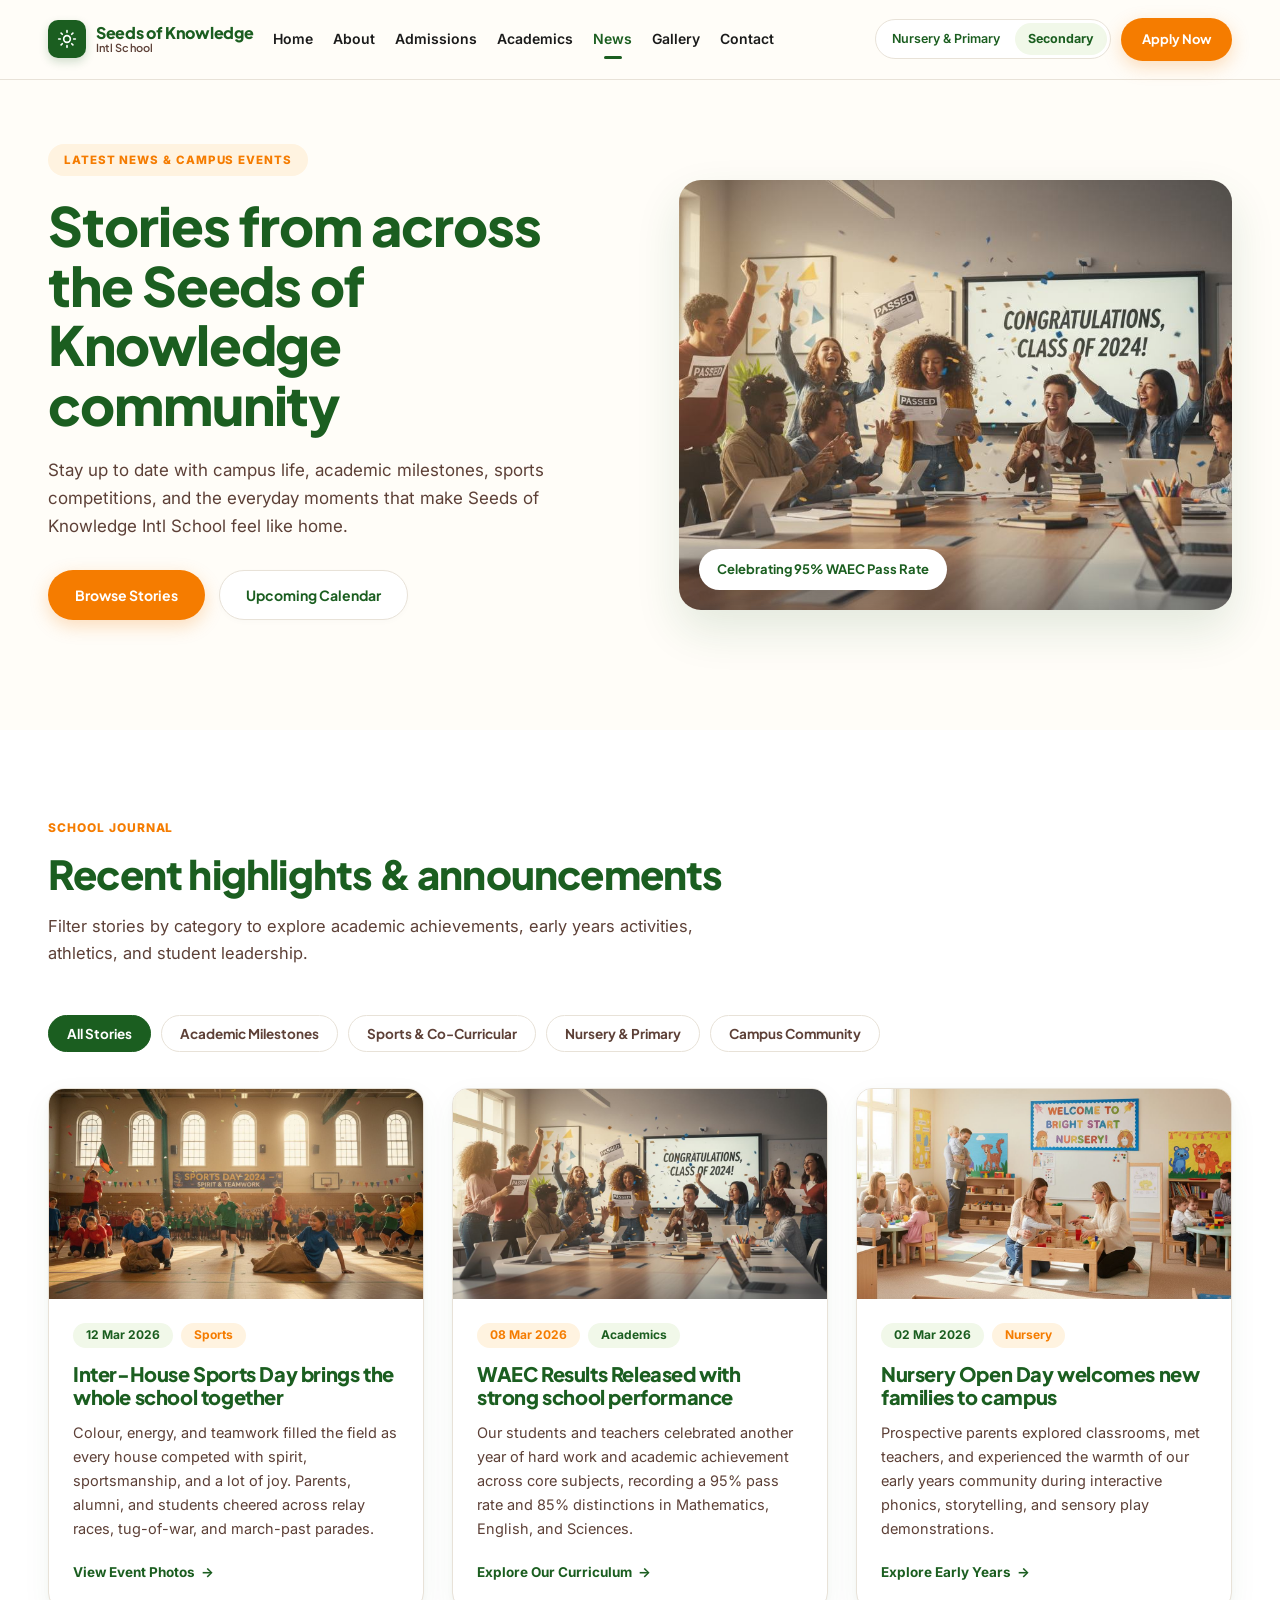
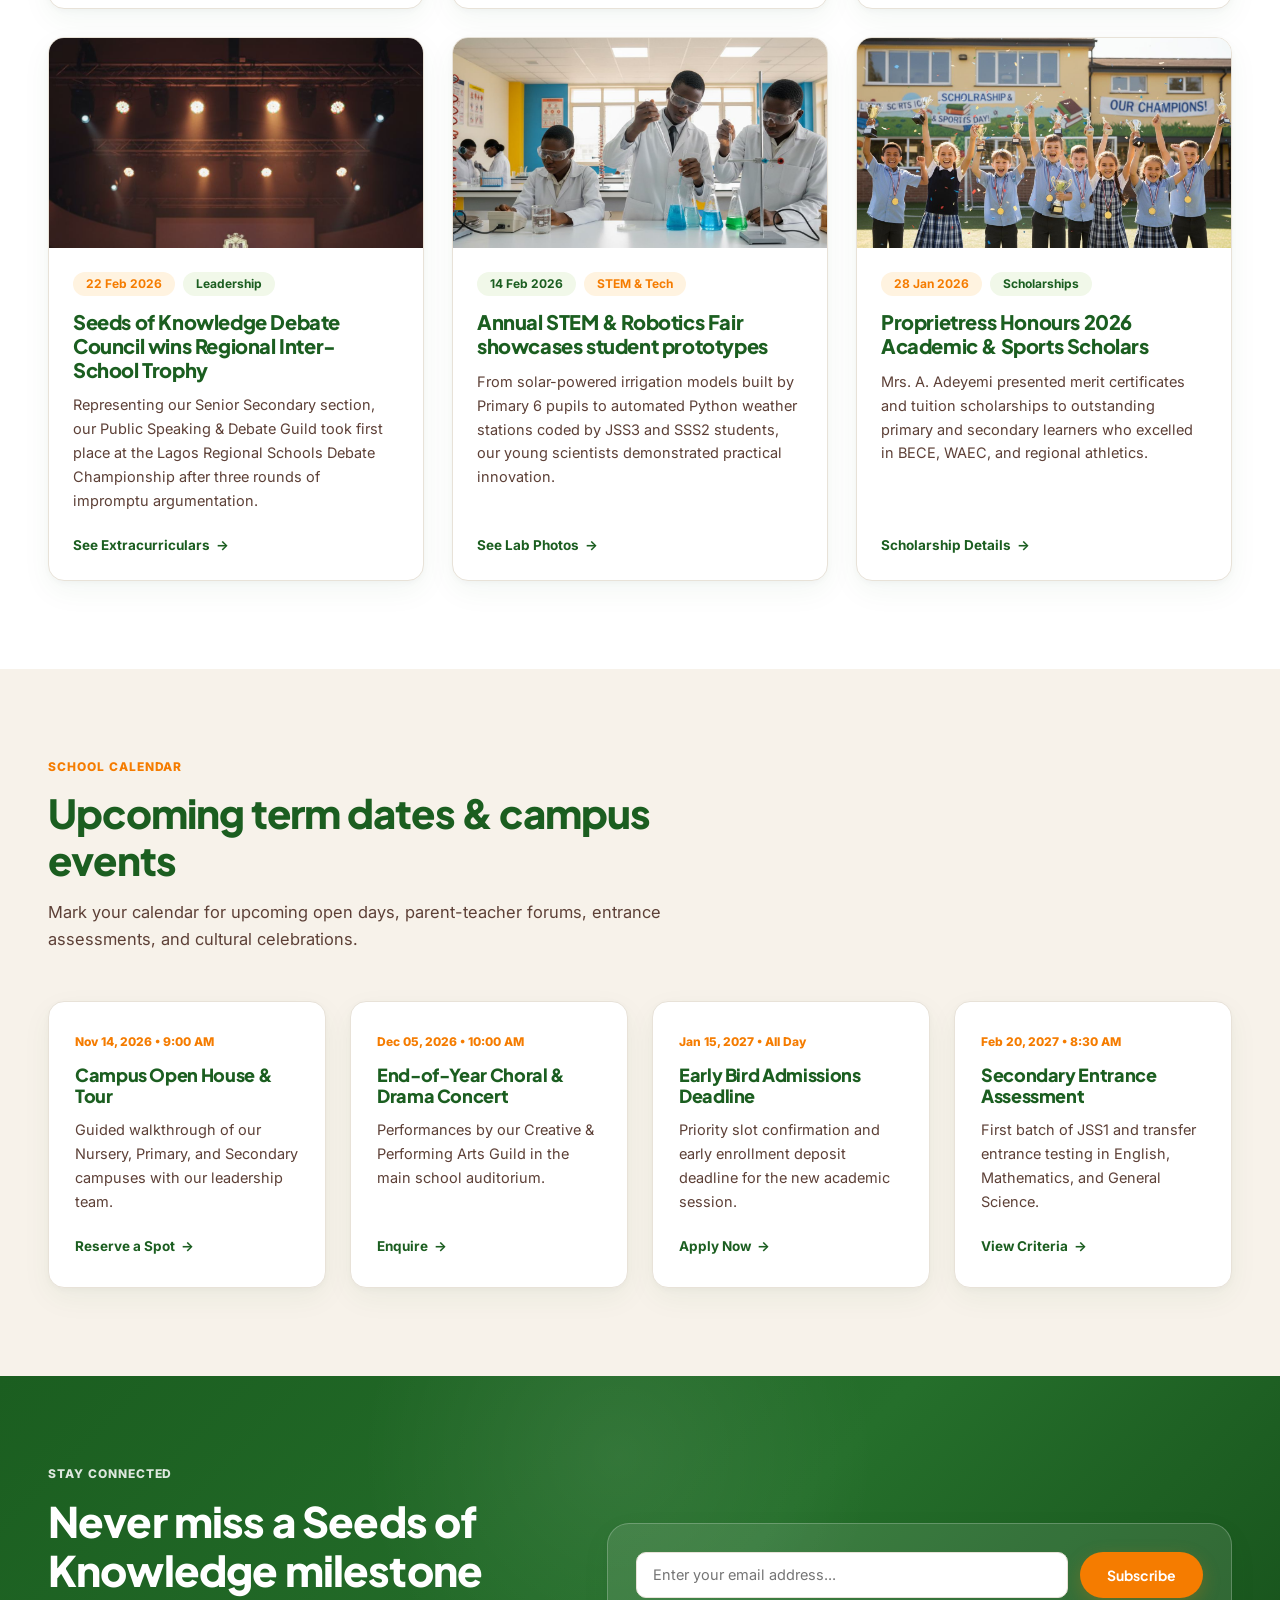
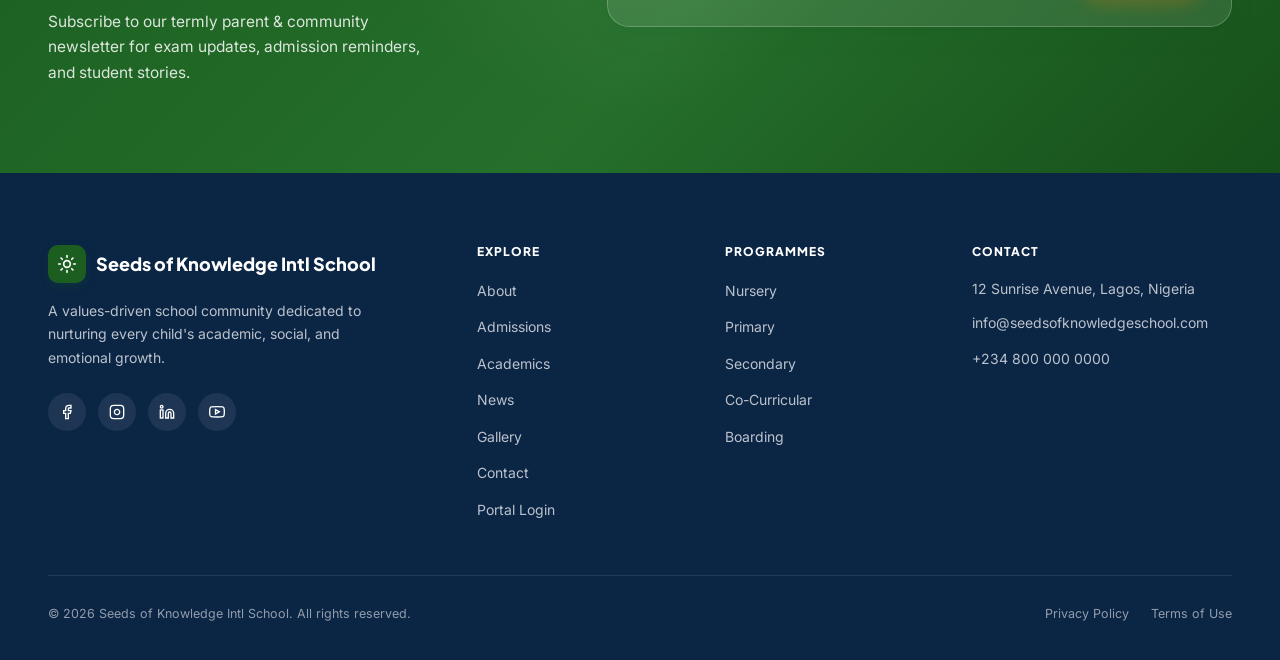
<file: news.html>
<!DOCTYPE html>
<html lang="en">
<head>
  <meta charset="UTF-8" />
  <meta name="viewport" content="width=device-width, initial-scale=1.0" />
  <title>News &amp; Events | Seeds of Knowledge Intl School</title>
  <meta name="description" content="Stay up to date with campus life, academic milestones, sports days, WAEC results, and upcoming term events at Seeds of Knowledge Intl School." />
    <link rel="icon" type="image/svg+xml" href="favicon.svg" />
  <link rel="icon" type="image/png" sizes="32x32" href="favicon-32x32.png" />
  <link rel="icon" type="image/png" sizes="16x16" href="favicon-16x16.png" />
  <link rel="apple-touch-icon" sizes="180x180" href="apple-touch-icon.png" />
  <link rel="canonical" href="https://seedsofknowledgeschool.com/news.html" />

  <!-- Open Graph / Facebook -->
  <meta property="og:type" content="website" />
  <meta property="og:site_name" content="Seeds of Knowledge Intl School" />
  <meta property="og:locale" content="en_NG" />
  <meta property="og:url" content="https://seedsofknowledgeschool.com/news.html" />
  <meta property="og:title" content="News &amp; Events | Seeds of Knowledge Intl School" />
  <meta property="og:description" content="Stay up to date with campus life, academic milestones, sports days, WAEC results, and upcoming term events at Seeds of Knowledge Intl School." />
  <meta property="og:image" content="https://seedsofknowledgeschool.com/assets/images/news-sports-day.jpg" />

  <!-- Twitter Card -->
  <meta name="twitter:card" content="summary_large_image" />
  <meta name="twitter:url" content="https://seedsofknowledgeschool.com/news.html" />
  <meta name="twitter:title" content="News &amp; Events | Seeds of Knowledge Intl School" />
  <meta name="twitter:description" content="Stay up to date with campus life, academic milestones, sports days, WAEC results, and upcoming term events at Seeds of Knowledge Intl School." />
  <meta name="twitter:image" content="https://seedsofknowledgeschool.com/assets/images/news-sports-day.jpg" />
  <link rel="stylesheet" href="assets/css/styles.css" />
</head>
<body>

  <!-- ================= HEADER ================= -->
  <header class="site-header">
    <div class="header-inner">
      <a href="index.html" class="brand-logo">
        <span class="brand-icon" aria-hidden="true">
          <svg viewBox="0 0 24 24" fill="none" stroke="currentColor" stroke-width="2" stroke-linecap="round" stroke-linejoin="round">
            <circle cx="12" cy="12" r="4"></circle>
            <path d="M12 2v2M12 20v2M4.93 4.93l1.41 1.41M17.66 17.66l1.41 1.41M2 12h2M20 12h2M6.34 17.66l-1.41 1.41M19.07 4.93l-1.41 1.41"></path>
          </svg>
        </span>
        <span class="brand-text">
          <span class="brand-name">Seeds of Knowledge</span>
          <span class="brand-sub">Intl School</span>
        </span>
      </a>

      <nav class="main-nav" aria-label="Main Navigation">
        <a href="index.html" class="nav-link">Home</a>
        <a href="about.html" class="nav-link">About</a>
        <a href="admissions.html" class="nav-link">Admissions</a>
        <a href="academics.html" class="nav-link">Academics</a>
        <a href="news.html" class="nav-link active">News</a>
        <a href="gallery.html" class="nav-link">Gallery</a>
        <a href="contact.html" class="nav-link">Contact</a>
      </nav>

      <div class="header-actions">
        <div class="programme-switcher" aria-label="School Sections">
          <a href="nursery-primary.html" class="programme-pill">Nursery &amp; Primary</a>
          <a href="secondary.html" class="programme-pill highlighted">Secondary</a>
        </div>
        <a href="admissions.html" class="btn btn-sm btn-orange">Apply Now</a>
        <button class="mobile-menu-toggle" aria-label="Toggle Menu" aria-expanded="false">
          <svg width="20" height="20" viewBox="0 0 24 24" fill="none" stroke="currentColor" stroke-width="2.2" stroke-linecap="round">
            <line x1="3" y1="6" x2="21" y2="6"></line>
            <line x1="3" y1="12" x2="21" y2="12"></line>
            <line x1="3" y1="18" x2="21" y2="18"></line>
          </svg>
        </button>
      </div>
    </div>

    <div class="mobile-drawer">
      <a href="index.html" class="nav-link">Home</a>
      <a href="about.html" class="nav-link">About</a>
      <a href="admissions.html" class="nav-link">Admissions</a>
      <a href="academics.html" class="nav-link">Academics</a>
      <a href="news.html" class="nav-link active">News</a>
      <a href="gallery.html" class="nav-link">Gallery</a>
      <a href="contact.html" class="nav-link">Contact</a>
      <a href="login" class="nav-link">Portal Login</a>
      <a href="admissions.html" class="btn btn-orange mobile-drawer-btn">Apply for Admission</a>
      <div class="programme-switcher">
        <a href="nursery-primary.html" class="programme-pill">Nursery &amp; Primary</a>
        <a href="secondary.html" class="programme-pill highlighted">Secondary</a>
      </div>
    </div>
  </header>

  <main>
    <!-- ================= HERO SECTION ================= -->
    <section class="hero-split">
      <div class="container">
        <div class="hero-grid">
          <div class="hero-content">
            <span class="eyebrow-pill">Latest News &amp; Campus Events</span>
            <h1 class="hero-title">Stories from across the Seeds of Knowledge community</h1>
            <p class="hero-desc">
              Stay up to date with campus life, academic milestones, sports competitions, and the everyday moments that make Seeds of Knowledge Intl School feel like home.
            </p>
            <div class="hero-buttons">
              <a href="#all-stories" class="btn btn-orange">Browse Stories</a>
              <a href="#upcoming-events" class="btn btn-outline">Upcoming Calendar</a>
            </div>
          </div>

          <div class="hero-media">
            <img src="assets/images/news-waec-results.jpg" alt="Students celebrating strong WAEC results at Seeds of Knowledge Intl School" />
            <div class="floating-pill">Celebrating 95% WAEC Pass Rate</div>
          </div>
        </div>
      </div>
    </section>

    <!-- ================= FEATURED & FILTERABLE NEWS ================= -->
    <section id="all-stories" class="section section-white">
      <div class="container">
        <div class="section-header">
          <span class="eyebrow-text">School Journal</span>
          <h2 class="section-title">Recent highlights &amp; announcements</h2>
          <p class="section-subtitle">
            Filter stories by category to explore academic achievements, early years activities, athletics, and student leadership.
          </p>
        </div>

        <div class="filter-bar" role="tablist" aria-label="News Categories">
          <button class="filter-btn active" data-filter-btn="all">All Stories</button>
          <button class="filter-btn" data-filter-btn="academics">Academic Milestones</button>
          <button class="filter-btn" data-filter-btn="sports">Sports &amp; Co-Curricular</button>
          <button class="filter-btn" data-filter-btn="early-years">Nursery &amp; Primary</button>
          <button class="filter-btn" data-filter-btn="community">Campus Community</button>
        </div>

        <div class="grid-3">
          <!-- Story 1 (From Home.pdf) -->
          <article id="sports-day" class="photo-card" data-category="sports community">
            <div class="photo-card-img">
              <img src="assets/images/news-sports-day.jpg" alt="Inter-House Sports Day brings the whole school together" />
            </div>
            <div class="photo-card-body">
              <div style="display: flex; gap: 8px; margin-bottom: 14px;">
                <span class="badge badge-green">12 Mar 2026</span>
                <span class="badge badge-orange">Sports</span>
              </div>
              <h3 class="card-title">Inter-House Sports Day brings the whole school together</h3>
              <p class="card-text">
                Colour, energy, and teamwork filled the field as every house competed with spirit, sportsmanship, and a lot of joy. Parents, alumni, and students cheered across relay races, tug-of-war, and march-past parades.
              </p>
              <a href="gallery.html" class="card-link">View Event Photos <span>&rarr;</span></a>
            </div>
          </article>

          <!-- Story 2 (From Home.pdf) -->
          <article id="waec-results" class="photo-card" data-category="academics">
            <div class="photo-card-img">
              <img src="assets/images/news-waec-results.jpg" alt="WAEC Results Released with strong school performance" />
            </div>
            <div class="photo-card-body">
              <div style="display: flex; gap: 8px; margin-bottom: 14px;">
                <span class="badge badge-orange">08 Mar 2026</span>
                <span class="badge badge-green">Academics</span>
              </div>
              <h3 class="card-title">WAEC Results Released with strong school performance</h3>
              <p class="card-text">
                Our students and teachers celebrated another year of hard work and academic achievement across core subjects, recording a 95% pass rate and 85% distinctions in Mathematics, English, and Sciences.
              </p>
              <a href="academics.html" class="card-link">Explore Our Curriculum <span>&rarr;</span></a>
            </div>
          </article>

          <!-- Story 3 (From Home.pdf) -->
          <article id="nursery-openday" class="photo-card" data-category="early-years community">
            <div class="photo-card-img">
              <img src="assets/images/news-nursery-openday.jpg" alt="Nursery Open Day welcomes new families to campus" />
            </div>
            <div class="photo-card-body">
              <div style="display: flex; gap: 8px; margin-bottom: 14px;">
                <span class="badge badge-green">02 Mar 2026</span>
                <span class="badge badge-orange">Nursery</span>
              </div>
              <h3 class="card-title">Nursery Open Day welcomes new families to campus</h3>
              <p class="card-text">
                Prospective parents explored classrooms, met teachers, and experienced the warmth of our early years community during interactive phonics, storytelling, and sensory play demonstrations.
              </p>
              <a href="nursery-primary.html#nursery" class="card-link">Explore Early Years <span>&rarr;</span></a>
            </div>
          </article>

          <!-- Story 4 -->
          <article class="photo-card" data-category="academics sports">
            <div class="photo-card-img">
              <img src="assets/images/extracurricular-debate.jpg" alt="Seeds of Knowledge Debate Council wins Regional Inter-School Championship" />
            </div>
            <div class="photo-card-body">
              <div style="display: flex; gap: 8px; margin-bottom: 14px;">
                <span class="badge badge-orange">22 Feb 2026</span>
                <span class="badge badge-green">Leadership</span>
              </div>
              <h3 class="card-title">Seeds of Knowledge Debate Council wins Regional Inter-School Trophy</h3>
              <p class="card-text">
                Representing our Senior Secondary section, our Public Speaking &amp; Debate Guild took first place at the Lagos Regional Schools Debate Championship after three rounds of impromptu argumentation.
              </p>
              <a href="academics.html#beyond-classroom" class="card-link">See Extracurriculars <span>&rarr;</span></a>
            </div>
          </article>

          <!-- Story 5 -->
          <article class="photo-card" data-category="academics">
            <div class="photo-card-img">
              <img src="assets/images/academics-science-lab.jpg" alt="Annual STEM & Robotics Exhibition showcases student innovation" />
            </div>
            <div class="photo-card-body">
              <div style="display: flex; gap: 8px; margin-bottom: 14px;">
                <span class="badge badge-green">14 Feb 2026</span>
                <span class="badge badge-orange">STEM &amp; Tech</span>
              </div>
              <h3 class="card-title">Annual STEM &amp; Robotics Fair showcases student prototypes</h3>
              <p class="card-text">
                From solar-powered irrigation models built by Primary 6 pupils to automated Python weather stations coded by JSS3 and SSS2 students, our young scientists demonstrated practical innovation.
              </p>
              <a href="gallery.html" class="card-link">See Lab Photos <span>&rarr;</span></a>
            </div>
          </article>

          <!-- Story 6 -->
          <article class="photo-card" data-category="community">
            <div class="photo-card-img">
              <img src="assets/images/admissions-scholarships.jpg" alt="Merit Scholarship Awards Ceremony honours top scholars" />
            </div>
            <div class="photo-card-body">
              <div style="display: flex; gap: 8px; margin-bottom: 14px;">
                <span class="badge badge-orange">28 Jan 2026</span>
                <span class="badge badge-green">Scholarships</span>
              </div>
              <h3 class="card-title">Proprietress Honours 2026 Academic &amp; Sports Scholars</h3>
              <p class="card-text">
                Mrs. A. Adeyemi presented merit certificates and tuition scholarships to outstanding primary and secondary learners who excelled in BECE, WAEC, and regional athletics.
              </p>
              <a href="admissions.html" class="card-link">Scholarship Details <span>&rarr;</span></a>
            </div>
          </article>
        </div>
      </div>
    </section>

    <!-- ================= UPCOMING EVENTS CALENDAR ================= -->
    <section id="upcoming-events" class="section section-oatmeal">
      <div class="container">
        <div class="section-header">
          <span class="eyebrow-text">School Calendar</span>
          <h2 class="section-title">Upcoming term dates &amp; campus events</h2>
          <p class="section-subtitle">
            Mark your calendar for upcoming open days, parent-teacher forums, entrance assessments, and cultural celebrations.
          </p>
        </div>

        <div class="grid-4">
          <div class="card">
            <div class="role-label">Nov 14, 2026 &bull; 9:00 AM</div>
            <h3 class="card-title" style="font-size: 18px;">Campus Open House &amp; Tour</h3>
            <p class="card-text">
              Guided walkthrough of our Nursery, Primary, and Secondary campuses with our leadership team.
            </p>
            <a href="contact.html#book-tour" class="card-link">Reserve a Spot <span>&rarr;</span></a>
          </div>

          <div class="card">
            <div class="role-label">Dec 05, 2026 &bull; 10:00 AM</div>
            <h3 class="card-title" style="font-size: 18px;">End-of-Year Choral &amp; Drama Concert</h3>
            <p class="card-text">
              Performances by our Creative &amp; Performing Arts Guild in the main school auditorium.
            </p>
            <a href="contact.html" class="card-link">Enquire <span>&rarr;</span></a>
          </div>

          <div class="card">
            <div class="role-label">Jan 15, 2027 &bull; All Day</div>
            <h3 class="card-title" style="font-size: 18px;">Early Bird Admissions Deadline</h3>
            <p class="card-text">
              Priority slot confirmation and early enrollment deposit deadline for the new academic session.
            </p>
            <a href="admissions.html" class="card-link">Apply Now <span>&rarr;</span></a>
          </div>

          <div class="card">
            <div class="role-label">Feb 20, 2027 &bull; 8:30 AM</div>
            <h3 class="card-title" style="font-size: 18px;">Secondary Entrance Assessment</h3>
            <p class="card-text">
              First batch of JSS1 and transfer entrance testing in English, Mathematics, and General Science.
            </p>
            <a href="admissions.html" class="card-link">View Criteria <span>&rarr;</span></a>
          </div>
        </div>
      </div>
    </section>

    <!-- ================= NEWSLETTER / CTA ================= -->
    <section class="section section-green">
      <div class="container">
        <div class="stats-banner-grid">
          <div>
            <span class="eyebrow-text light">Stay Connected</span>
            <h2 class="stats-banner-title">Never miss a Seeds of Knowledge milestone</h2>
            <p class="stats-banner-desc">
              Subscribe to our termly parent &amp; community newsletter for exam updates, admission reminders, and student stories.
            </p>
          </div>

          <div class="form-card" style="background: rgba(255,255,255,0.1); border-color: rgba(255,255,255,0.22); padding: 28px;">
            <form data-interactive-form="newsletter">
              <div style="display: flex; gap: 12px; flex-wrap: wrap;">
                <input name="email" type="email" class="form-control" placeholder="Enter your email address..." required style="flex: 1; min-width: 220px; background: #fff;" />
                <button type="submit" class="btn btn-orange">Subscribe</button>
              </div>
              <div class="form-status-msg" role="status" aria-live="polite" style="margin-top: 12px;"></div>
            </form>
          </div>
        </div>
      </div>
    </section>
  </main>

  <!-- ================= FOOTER ================= -->
  <footer class="site-footer">
    <div class="container">
      <div class="footer-grid">
        <div>
          <a href="index.html" class="brand-logo">
            <span class="brand-icon" aria-hidden="true">
              <svg viewBox="0 0 24 24" fill="none" stroke="currentColor" stroke-width="2" stroke-linecap="round" stroke-linejoin="round">
                <circle cx="12" cy="12" r="4"></circle>
                <path d="M12 2v2M12 20v2M4.93 4.93l1.41 1.41M17.66 17.66l1.41 1.41M2 12h2M20 12h2M6.34 17.66l-1.41 1.41M19.07 4.93l-1.41 1.41"></path>
              </svg>
            </span>
            <span class="footer-brand-title">Seeds of Knowledge Intl School</span>
          </a>
          <p class="footer-desc">
            A values-driven school community dedicated to nurturing every child's academic, social, and emotional growth.
          </p>
          <div class="social-links">
            <a href="contact.html" class="social-btn" aria-label="Facebook">
              <svg viewBox="0 0 24 24" fill="none" stroke="currentColor" stroke-width="2"><path d="M18 2h-3a5 5 0 0 0-5 5v3H7v4h3v8h4v-8h3l1-4h-4V7a1 1 0 0 1 1-1h3z"></path></svg>
            </a>
            <a href="gallery.html" class="social-btn" aria-label="Instagram">
              <svg viewBox="0 0 24 24" fill="none" stroke="currentColor" stroke-width="2"><rect x="2" y="2" width="20" height="20" rx="5" ry="5"></rect><path d="M16 11.37A4 4 0 1 1 12.63 8 4 4 0 0 1 16 11.37z"></path><line x1="17.5" y1="6.5" x2="17.51" y2="6.5"></line></svg>
            </a>
            <a href="about.html" class="social-btn" aria-label="LinkedIn">
              <svg viewBox="0 0 24 24" fill="none" stroke="currentColor" stroke-width="2"><path d="M16 8a6 6 0 0 1 6 6v7h-4v-7a2 2 0 0 0-2-2 2 2 0 0 0-2 2v7h-4v-7a6 6 0 0 1 6-6z"></path><rect x="2" y="9" width="4" height="12"></rect><circle cx="4" cy="4" r="2"></circle></svg>
            </a>
            <a href="news.html" class="social-btn" aria-label="YouTube">
              <svg viewBox="0 0 24 24" fill="none" stroke="currentColor" stroke-width="2"><path d="M22.54 6.42a2.78 2.78 0 0 0-1.94-2C18.88 4 12 4 12 4s-6.88 0-8.6.46a2.78 2.78 0 0 0-1.94 2A29 29 0 0 0 1 11.75a29 29 0 0 0 .46 5.33A2.78 2.78 0 0 0 3.4 19c1.72.46 8.6.46 8.6.46s6.88 0 8.6-.46a2.78 2.78 0 0 0 1.94-2 29 29 0 0 0 .46-5.25 29 29 0 0 0-.46-5.33z"></path><polygon points="9.75 15.02 15.5 11.75 9.75 8.48 9.75 15.02"></polygon></svg>
            </a>
          </div>
        </div>

        <div>
          <h4 class="footer-col-title">Explore</h4>
          <ul class="footer-links">
            <li><a href="about.html">About</a></li>
            <li><a href="admissions.html">Admissions</a></li>
            <li><a href="academics.html">Academics</a></li>
            <li><a href="news.html">News</a></li>
            <li><a href="gallery.html">Gallery</a></li>
            <li><a href="contact.html">Contact</a></li>
            <li><a href="login">Portal Login</a></li>
          </ul>
        </div>

        <div>
          <h4 class="footer-col-title">Programmes</h4>
          <ul class="footer-links">
            <li><a href="nursery-primary.html#nursery">Nursery</a></li>
            <li><a href="nursery-primary.html#primary">Primary</a></li>
            <li><a href="secondary.html">Secondary</a></li>
            <li><a href="academics.html#beyond-classroom">Co-Curricular</a></li>
            <li><a href="secondary.html#boarding">Boarding</a></li>
          </ul>
        </div>

        <div>
          <h4 class="footer-col-title">Contact</h4>
          <ul class="footer-links">
            <li class="footer-contact-item">12 Sunrise Avenue, Lagos, Nigeria</li>
            <li><a href="mailto:info@seedsofknowledgeschool.com">info@seedsofknowledgeschool.com</a></li>
            <li><a href="tel:+2348000000000">+234 800 000 0000</a></li>
          </ul>
        </div>
      </div>

      <div class="footer-bottom">
        <div>&copy; 2026 Seeds of Knowledge Intl School. All rights reserved.</div>
        <div class="footer-legal">
          <a href="contact.html#privacy">Privacy Policy</a>
          <a href="contact.html#terms">Terms of Use</a>
        </div>
      </div>
    </div>
  </footer>

  <script src="assets/js/main.js"></script>
</body>
</html>
</file>
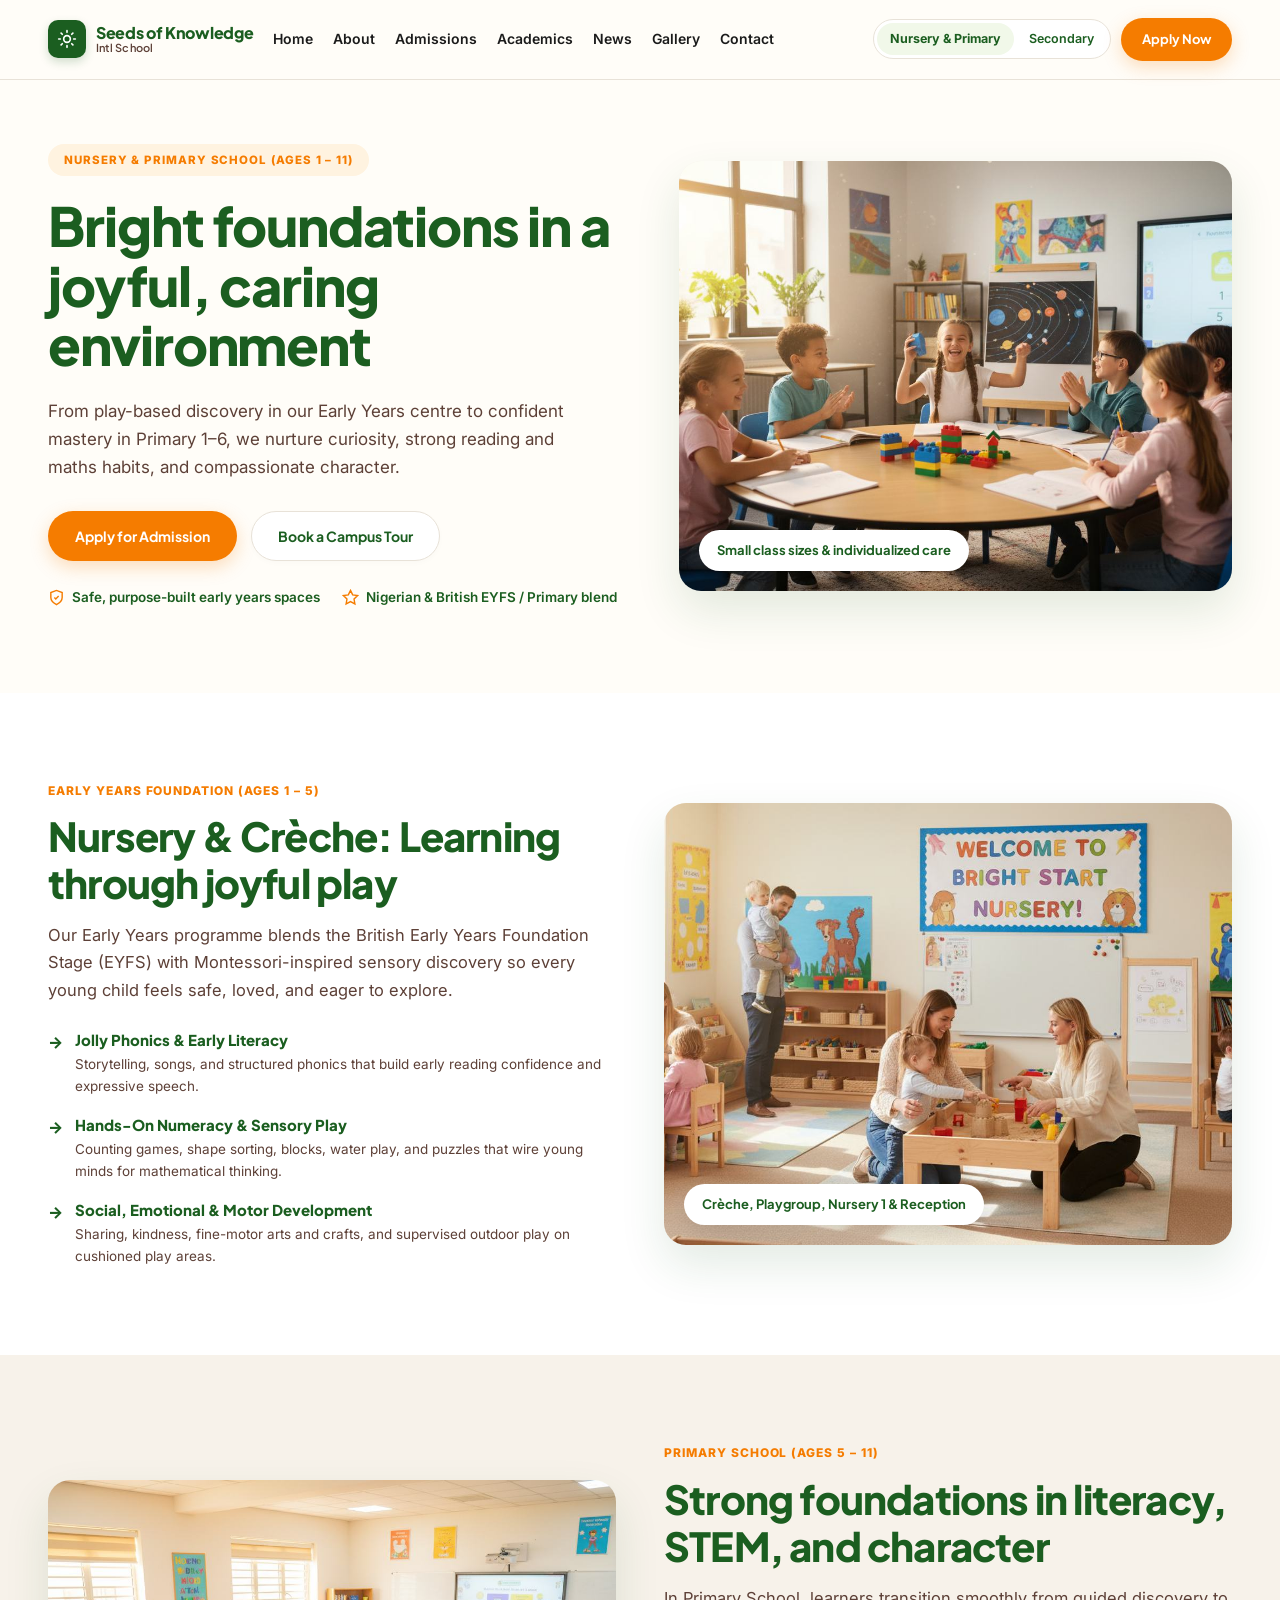
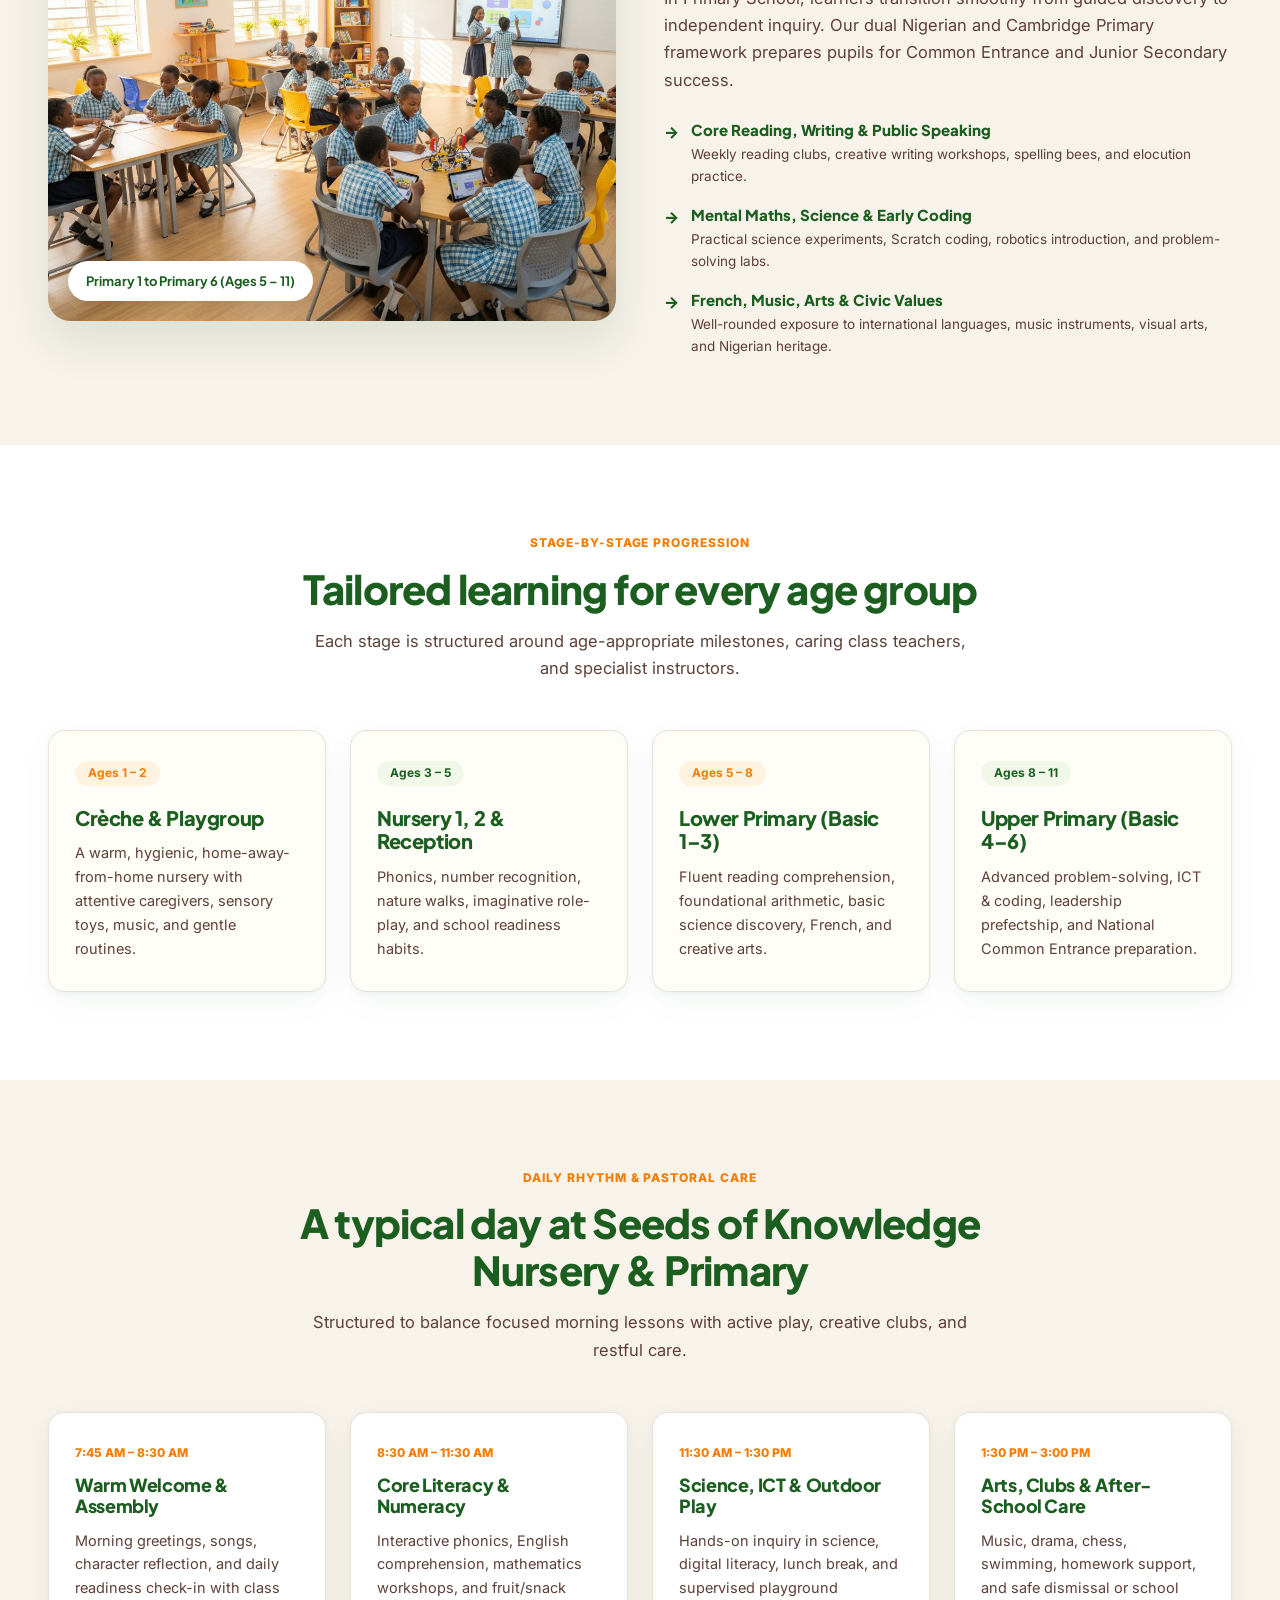
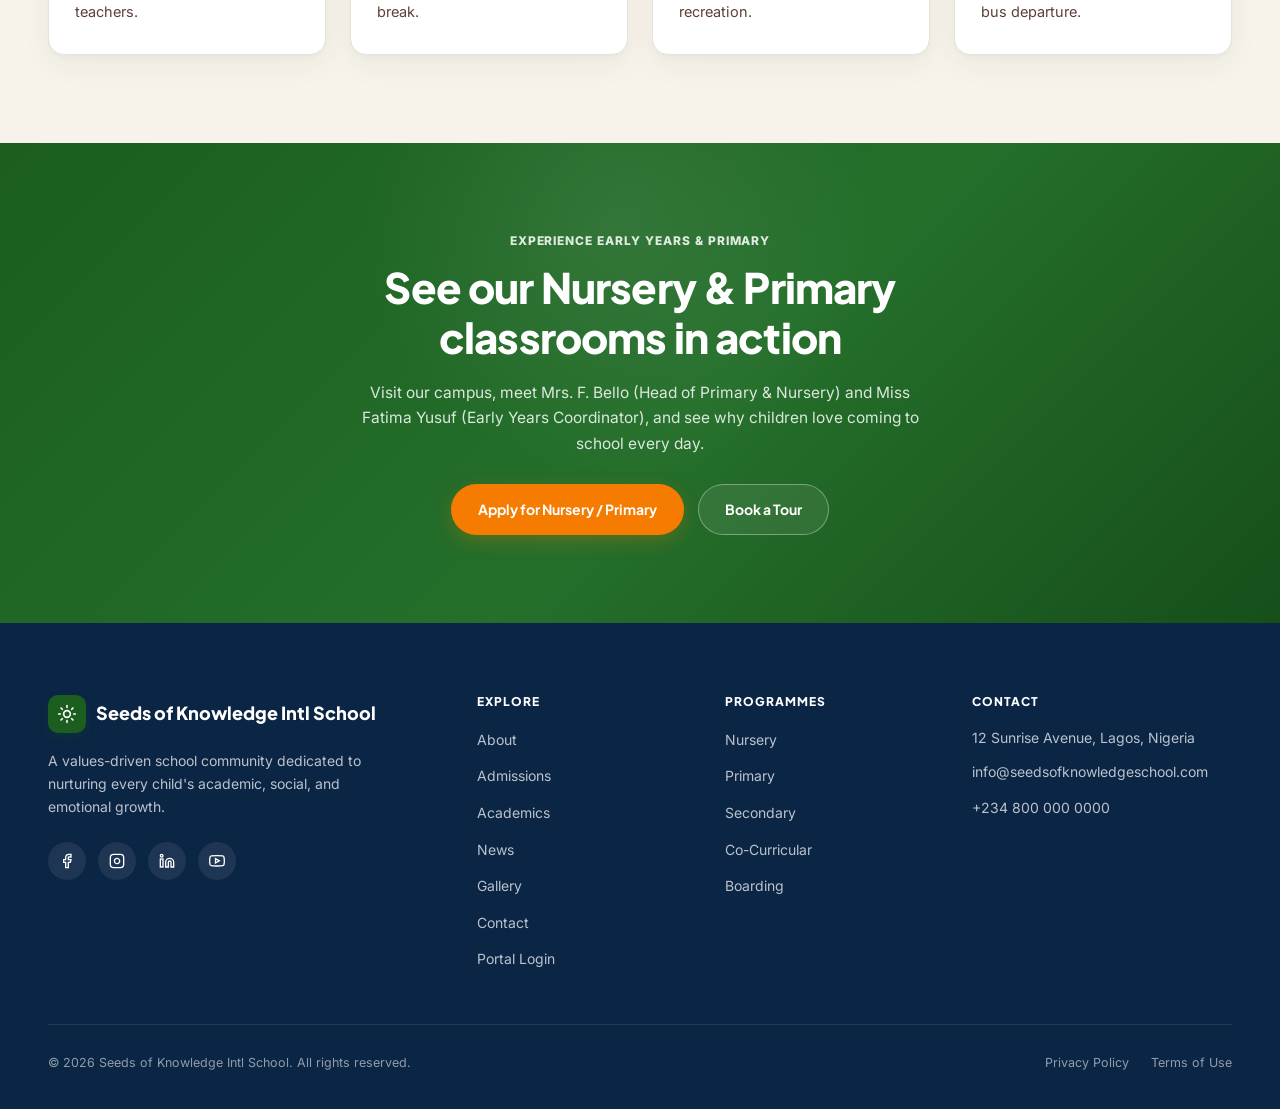
<file: nursery-primary.html>
<!DOCTYPE html>
<html lang="en">
<head>
  <meta charset="UTF-8" />
  <meta name="viewport" content="width=device-width, initial-scale=1.0" />
  <title>Nursery &amp; Primary School | Seeds of Knowledge Intl School</title>
  <meta name="description" content="Explore Seeds of Knowledge Nursery & Primary School (Ages 1–11). Play-based early learning and blended Nigerian & British primary education in a warm, nurturing environment." />
    <link rel="icon" type="image/svg+xml" href="favicon.svg" />
  <link rel="icon" type="image/png" sizes="32x32" href="favicon-32x32.png" />
  <link rel="icon" type="image/png" sizes="16x16" href="favicon-16x16.png" />
  <link rel="apple-touch-icon" sizes="180x180" href="apple-touch-icon.png" />
  <link rel="canonical" href="https://seedsofknowledgeschool.com/nursery-primary.html" />

  <!-- Open Graph / Facebook -->
  <meta property="og:type" content="website" />
  <meta property="og:site_name" content="Seeds of Knowledge Intl School" />
  <meta property="og:locale" content="en_NG" />
  <meta property="og:url" content="https://seedsofknowledgeschool.com/nursery-primary.html" />
  <meta property="og:title" content="Nursery &amp; Primary School | Seeds of Knowledge Intl School" />
  <meta property="og:description" content="Explore Seeds of Knowledge Nursery & Primary School (Ages 1–11). Play-based early learning and blended Nigerian & British primary education in a warm, nurturing environment." />
  <meta property="og:image" content="https://seedsofknowledgeschool.com/assets/images/primary-classroom.jpg" />

  <!-- Twitter Card -->
  <meta name="twitter:card" content="summary_large_image" />
  <meta name="twitter:url" content="https://seedsofknowledgeschool.com/nursery-primary.html" />
  <meta name="twitter:title" content="Nursery &amp; Primary School | Seeds of Knowledge Intl School" />
  <meta name="twitter:description" content="Explore Seeds of Knowledge Nursery & Primary School (Ages 1–11). Play-based early learning and blended Nigerian & British primary education in a warm, nurturing environment." />
  <meta name="twitter:image" content="https://seedsofknowledgeschool.com/assets/images/primary-classroom.jpg" />
  <link rel="stylesheet" href="assets/css/styles.css" />
</head>
<body>

  <!-- ================= HEADER ================= -->
  <header class="site-header">
    <div class="header-inner">
      <a href="index.html" class="brand-logo">
        <span class="brand-icon" aria-hidden="true">
          <svg viewBox="0 0 24 24" fill="none" stroke="currentColor" stroke-width="2" stroke-linecap="round" stroke-linejoin="round">
            <circle cx="12" cy="12" r="4"></circle>
            <path d="M12 2v2M12 20v2M4.93 4.93l1.41 1.41M17.66 17.66l1.41 1.41M2 12h2M20 12h2M6.34 17.66l-1.41 1.41M19.07 4.93l-1.41 1.41"></path>
          </svg>
        </span>
        <span class="brand-text">
          <span class="brand-name">Seeds of Knowledge</span>
          <span class="brand-sub">Intl School</span>
        </span>
      </a>

      <nav class="main-nav" aria-label="Main Navigation">
        <a href="index.html" class="nav-link">Home</a>
        <a href="about.html" class="nav-link">About</a>
        <a href="admissions.html" class="nav-link">Admissions</a>
        <a href="academics.html" class="nav-link">Academics</a>
        <a href="news.html" class="nav-link">News</a>
        <a href="gallery.html" class="nav-link">Gallery</a>
        <a href="contact.html" class="nav-link">Contact</a>
      </nav>

      <div class="header-actions">
        <div class="programme-switcher" aria-label="School Sections">
          <a href="nursery-primary.html" class="programme-pill highlighted">Nursery &amp; Primary</a>
          <a href="secondary.html" class="programme-pill">Secondary</a>
        </div>
        <a href="admissions.html" class="btn btn-sm btn-orange">Apply Now</a>
        <button class="mobile-menu-toggle" aria-label="Toggle Menu" aria-expanded="false">
          <svg width="20" height="20" viewBox="0 0 24 24" fill="none" stroke="currentColor" stroke-width="2.2" stroke-linecap="round">
            <line x1="3" y1="6" x2="21" y2="6"></line>
            <line x1="3" y1="12" x2="21" y2="12"></line>
            <line x1="3" y1="18" x2="21" y2="18"></line>
          </svg>
        </button>
      </div>
    </div>

    <div class="mobile-drawer">
      <a href="index.html" class="nav-link">Home</a>
      <a href="about.html" class="nav-link">About</a>
      <a href="admissions.html" class="nav-link">Admissions</a>
      <a href="academics.html" class="nav-link">Academics</a>
      <a href="news.html" class="nav-link">News</a>
      <a href="gallery.html" class="nav-link">Gallery</a>
      <a href="contact.html" class="nav-link">Contact</a>
      <a href="login" class="nav-link">Portal Login</a>
      <a href="admissions.html" class="btn btn-orange mobile-drawer-btn">Apply for Admission</a>
      <div class="programme-switcher">
        <a href="nursery-primary.html" class="programme-pill highlighted">Nursery &amp; Primary</a>
        <a href="secondary.html" class="programme-pill">Secondary</a>
      </div>
    </div>
  </header>

  <main>
    <!-- ================= HERO SECTION ================= -->
    <section class="hero-split">
      <div class="container">
        <div class="hero-grid">
          <div class="hero-content">
            <span class="eyebrow-pill">Nursery &amp; Primary School (Ages 1 – 11)</span>
            <h1 class="hero-title">Bright foundations in a joyful, caring environment</h1>
            <p class="hero-desc">
              From play-based discovery in our Early Years centre to confident mastery in Primary 1–6, we nurture curiosity, strong reading and maths habits, and compassionate character.
            </p>
            <div class="hero-buttons">
              <a href="admissions.html" class="btn btn-orange">Apply for Admission</a>
              <a href="contact.html#book-tour" class="btn btn-outline">Book a Campus Tour</a>
            </div>
            <div class="hero-trust">
              <span class="trust-item">
                <svg viewBox="0 0 24 24" fill="none" stroke="currentColor" stroke-width="2"><path d="M12 22s8-4 8-10V5l-8-3-8 3v7c0 6 8 10 8 10z"></path><path d="m9 12 2 2 4-4"></path></svg>
                Safe, purpose-built early years spaces
              </span>
              <span class="trust-item">
                <svg viewBox="0 0 24 24" fill="none" stroke="currentColor" stroke-width="2"><polygon points="12 2 15.09 8.26 22 9.27 17 14.14 18.18 21.02 12 17.77 5.82 21.02 7 14.14 2 9.27 8.91 8.26 12 2"></polygon></svg>
                Nigerian &amp; British EYFS / Primary blend
              </span>
            </div>
          </div>

          <div class="hero-media">
            <img src="assets/images/nursery-classroom.jpg" alt="Nursery and Primary students learning around collaborative table" />
            <div class="floating-pill">Small class sizes &amp; individualized care</div>
          </div>
        </div>
      </div>
    </section>

    <!-- ================= NURSERY & EARLY YEARS SECTION ================= -->
    <section id="nursery" class="section section-white">
      <div class="container">
        <div class="split-2col">
          <div>
            <span class="eyebrow-text">Early Years Foundation (Ages 1 – 5)</span>
            <h2 class="section-title">Nursery &amp; Cr&egrave;che: Learning through joyful play</h2>
            <p class="section-subtitle" style="margin-bottom: 20px;">
              Our Early Years programme blends the British Early Years Foundation Stage (EYFS) with Montessori-inspired sensory discovery so every young child feels safe, loved, and eager to explore.
            </p>
            <div class="feature-arrow-list">
              <div class="feature-arrow-item">
                <span class="feature-arrow-icon">&rarr;</span>
                <div>
                  <div class="feature-arrow-title">Jolly Phonics &amp; Early Literacy</div>
                  <div class="feature-arrow-desc">Storytelling, songs, and structured phonics that build early reading confidence and expressive speech.</div>
                </div>
              </div>
              <div class="feature-arrow-item">
                <span class="feature-arrow-icon">&rarr;</span>
                <div>
                  <div class="feature-arrow-title">Hands-On Numeracy &amp; Sensory Play</div>
                  <div class="feature-arrow-desc">Counting games, shape sorting, blocks, water play, and puzzles that wire young minds for mathematical thinking.</div>
                </div>
              </div>
              <div class="feature-arrow-item">
                <span class="feature-arrow-icon">&rarr;</span>
                <div>
                  <div class="feature-arrow-title">Social, Emotional &amp; Motor Development</div>
                  <div class="feature-arrow-desc">Sharing, kindness, fine-motor arts and crafts, and supervised outdoor play on cushioned play areas.</div>
                </div>
              </div>
            </div>
          </div>

          <div class="hero-media">
            <img src="assets/images/news-nursery-openday.jpg" alt="Bright Start Nursery classroom at Seeds of Knowledge Intl School" />
            <div class="floating-pill">Cr&egrave;che, Playgroup, Nursery 1 &amp; Reception</div>
          </div>
        </div>
      </div>
    </section>

    <!-- ================= PRIMARY SCHOOL SECTION ================= -->
    <section id="primary" class="section section-oatmeal">
      <div class="container">
        <div class="split-2col">
          <div class="hero-media">
            <img src="assets/images/primary-classroom.jpg" alt="Primary school students in blue uniforms actively participating in class" />
            <div class="floating-pill">Primary 1 to Primary 6 (Ages 5 – 11)</div>
          </div>

          <div>
            <span class="eyebrow-text">Primary School (Ages 5 – 11)</span>
            <h2 class="section-title">Strong foundations in literacy, STEM, and character</h2>
            <p class="section-subtitle" style="margin-bottom: 20px;">
              In Primary School, learners transition smoothly from guided discovery to independent inquiry. Our dual Nigerian and Cambridge Primary framework prepares pupils for Common Entrance and Junior Secondary success.
            </p>
            <div class="feature-arrow-list">
              <div class="feature-arrow-item">
                <span class="feature-arrow-icon">&rarr;</span>
                <div>
                  <div class="feature-arrow-title">Core Reading, Writing &amp; Public Speaking</div>
                  <div class="feature-arrow-desc">Weekly reading clubs, creative writing workshops, spelling bees, and elocution practice.</div>
                </div>
              </div>
              <div class="feature-arrow-item">
                <span class="feature-arrow-icon">&rarr;</span>
                <div>
                  <div class="feature-arrow-title">Mental Maths, Science &amp; Early Coding</div>
                  <div class="feature-arrow-desc">Practical science experiments, Scratch coding, robotics introduction, and problem-solving labs.</div>
                </div>
              </div>
              <div class="feature-arrow-item">
                <span class="feature-arrow-icon">&rarr;</span>
                <div>
                  <div class="feature-arrow-title">French, Music, Arts &amp; Civic Values</div>
                  <div class="feature-arrow-desc">Well-rounded exposure to international languages, music instruments, visual arts, and Nigerian heritage.</div>
                </div>
              </div>
            </div>
          </div>
        </div>
      </div>
    </section>

    <!-- ================= LEARNING STAGES BREAKDOWN ================= -->
    <section class="section section-white">
      <div class="container">
        <div class="section-header centered">
          <span class="eyebrow-text">Stage-by-Stage Progression</span>
          <h2 class="section-title">Tailored learning for every age group</h2>
          <p class="section-subtitle">
            Each stage is structured around age-appropriate milestones, caring class teachers, and specialist instructors.
          </p>
        </div>

        <div class="grid-4">
          <div class="card card-cream">
            <div class="card-top-between">
              <span class="badge badge-orange">Ages 1 – 2</span>
            </div>
            <h3 class="card-title">Cr&egrave;che &amp; Playgroup</h3>
            <p class="card-text">
              A warm, hygienic, home-away-from-home nursery with attentive caregivers, sensory toys, music, and gentle routines.
            </p>
          </div>

          <div class="card card-cream">
            <div class="card-top-between">
              <span class="badge badge-green">Ages 3 – 5</span>
            </div>
            <h3 class="card-title">Nursery 1, 2 &amp; Reception</h3>
            <p class="card-text">
              Phonics, number recognition, nature walks, imaginative role-play, and school readiness habits.
            </p>
          </div>

          <div class="card card-cream">
            <div class="card-top-between">
              <span class="badge badge-orange">Ages 5 – 8</span>
            </div>
            <h3 class="card-title">Lower Primary (Basic 1–3)</h3>
            <p class="card-text">
              Fluent reading comprehension, foundational arithmetic, basic science discovery, French, and creative arts.
            </p>
          </div>

          <div class="card card-cream">
            <div class="card-top-between">
              <span class="badge badge-green">Ages 8 – 11</span>
            </div>
            <h3 class="card-title">Upper Primary (Basic 4–6)</h3>
            <p class="card-text">
              Advanced problem-solving, ICT &amp; coding, leadership prefectship, and National Common Entrance preparation.
            </p>
          </div>
        </div>
      </div>
    </section>

    <!-- ================= A DAY IN NURSERY & PRIMARY ================= -->
    <section class="section section-oatmeal">
      <div class="container">
        <div class="section-header centered">
          <span class="eyebrow-text">Daily Rhythm &amp; Pastoral Care</span>
          <h2 class="section-title">A typical day at Seeds of Knowledge Nursery &amp; Primary</h2>
          <p class="section-subtitle">
            Structured to balance focused morning lessons with active play, creative clubs, and restful care.
          </p>
        </div>

        <div class="grid-4">
          <div class="card">
            <div class="role-label">7:45 AM – 8:30 AM</div>
            <h3 class="card-title" style="font-size: 18px;">Warm Welcome &amp; Assembly</h3>
            <p class="card-text">
              Morning greetings, songs, character reflection, and daily readiness check-in with class teachers.
            </p>
          </div>

          <div class="card">
            <div class="role-label">8:30 AM – 11:30 AM</div>
            <h3 class="card-title" style="font-size: 18px;">Core Literacy &amp; Numeracy</h3>
            <p class="card-text">
              Interactive phonics, English comprehension, mathematics workshops, and fruit/snack break.
            </p>
          </div>

          <div class="card">
            <div class="role-label">11:30 AM – 1:30 PM</div>
            <h3 class="card-title" style="font-size: 18px;">Science, ICT &amp; Outdoor Play</h3>
            <p class="card-text">
              Hands-on inquiry in science, digital literacy, lunch break, and supervised playground recreation.
            </p>
          </div>

          <div class="card">
            <div class="role-label">1:30 PM – 3:00 PM</div>
            <h3 class="card-title" style="font-size: 18px;">Arts, Clubs &amp; After-School Care</h3>
            <p class="card-text">
              Music, drama, chess, swimming, homework support, and safe dismissal or school bus departure.
            </p>
          </div>
        </div>
      </div>
    </section>

    <!-- ================= GREEN CTA BANNER ================= -->
    <section class="section section-green">
      <div class="container">
        <div class="section-header centered" style="margin-bottom: 0; position: relative; z-index: 1;">
          <span class="eyebrow-text light">Experience Early Years &amp; Primary</span>
          <h2 class="stats-banner-title" style="margin-bottom: 18px;">
            See our Nursery &amp; Primary classrooms in action
          </h2>
          <p class="stats-banner-desc" style="margin: 0 auto 28px; max-width: 560px;">
            Visit our campus, meet Mrs. F. Bello (Head of Primary &amp; Nursery) and Miss Fatima Yusuf (Early Years Coordinator), and see why children love coming to school every day.
          </p>
          <div class="hero-buttons" style="justify-content: center; margin-bottom: 0;">
            <a href="admissions.html" class="btn btn-orange">Apply for Nursery / Primary</a>
            <a href="contact.html#book-tour" class="btn btn-outline-light">Book a Tour</a>
          </div>
        </div>
      </div>
    </section>
  </main>

  <!-- ================= FOOTER ================= -->
  <footer class="site-footer">
    <div class="container">
      <div class="footer-grid">
        <div>
          <a href="index.html" class="brand-logo">
            <span class="brand-icon" aria-hidden="true">
              <svg viewBox="0 0 24 24" fill="none" stroke="currentColor" stroke-width="2" stroke-linecap="round" stroke-linejoin="round">
                <circle cx="12" cy="12" r="4"></circle>
                <path d="M12 2v2M12 20v2M4.93 4.93l1.41 1.41M17.66 17.66l1.41 1.41M2 12h2M20 12h2M6.34 17.66l-1.41 1.41M19.07 4.93l-1.41 1.41"></path>
              </svg>
            </span>
            <span class="footer-brand-title">Seeds of Knowledge Intl School</span>
          </a>
          <p class="footer-desc">
            A values-driven school community dedicated to nurturing every child's academic, social, and emotional growth.
          </p>
          <div class="social-links">
            <a href="contact.html" class="social-btn" aria-label="Facebook">
              <svg viewBox="0 0 24 24" fill="none" stroke="currentColor" stroke-width="2"><path d="M18 2h-3a5 5 0 0 0-5 5v3H7v4h3v8h4v-8h3l1-4h-4V7a1 1 0 0 1 1-1h3z"></path></svg>
            </a>
            <a href="gallery.html" class="social-btn" aria-label="Instagram">
              <svg viewBox="0 0 24 24" fill="none" stroke="currentColor" stroke-width="2"><rect x="2" y="2" width="20" height="20" rx="5" ry="5"></rect><path d="M16 11.37A4 4 0 1 1 12.63 8 4 4 0 0 1 16 11.37z"></path><line x1="17.5" y1="6.5" x2="17.51" y2="6.5"></line></svg>
            </a>
            <a href="about.html" class="social-btn" aria-label="LinkedIn">
              <svg viewBox="0 0 24 24" fill="none" stroke="currentColor" stroke-width="2"><path d="M16 8a6 6 0 0 1 6 6v7h-4v-7a2 2 0 0 0-2-2 2 2 0 0 0-2 2v7h-4v-7a6 6 0 0 1 6-6z"></path><rect x="2" y="9" width="4" height="12"></rect><circle cx="4" cy="4" r="2"></circle></svg>
            </a>
            <a href="news.html" class="social-btn" aria-label="YouTube">
              <svg viewBox="0 0 24 24" fill="none" stroke="currentColor" stroke-width="2"><path d="M22.54 6.42a2.78 2.78 0 0 0-1.94-2C18.88 4 12 4 12 4s-6.88 0-8.6.46a2.78 2.78 0 0 0-1.94 2A29 29 0 0 0 1 11.75a29 29 0 0 0 .46 5.33A2.78 2.78 0 0 0 3.4 19c1.72.46 8.6.46 8.6.46s6.88 0 8.6-.46a2.78 2.78 0 0 0 1.94-2 29 29 0 0 0 .46-5.25 29 29 0 0 0-.46-5.33z"></path><polygon points="9.75 15.02 15.5 11.75 9.75 8.48 9.75 15.02"></polygon></svg>
            </a>
          </div>
        </div>

        <div>
          <h4 class="footer-col-title">Explore</h4>
          <ul class="footer-links">
            <li><a href="about.html">About</a></li>
            <li><a href="admissions.html">Admissions</a></li>
            <li><a href="academics.html">Academics</a></li>
            <li><a href="news.html">News</a></li>
            <li><a href="gallery.html">Gallery</a></li>
            <li><a href="contact.html">Contact</a></li>
            <li><a href="login">Portal Login</a></li>
          </ul>
        </div>

        <div>
          <h4 class="footer-col-title">Programmes</h4>
          <ul class="footer-links">
            <li><a href="nursery-primary.html#nursery">Nursery</a></li>
            <li><a href="nursery-primary.html#primary">Primary</a></li>
            <li><a href="secondary.html">Secondary</a></li>
            <li><a href="academics.html#beyond-classroom">Co-Curricular</a></li>
            <li><a href="secondary.html#boarding">Boarding</a></li>
          </ul>
        </div>

        <div>
          <h4 class="footer-col-title">Contact</h4>
          <ul class="footer-links">
            <li class="footer-contact-item">12 Sunrise Avenue, Lagos, Nigeria</li>
            <li><a href="mailto:info@seedsofknowledgeschool.com">info@seedsofknowledgeschool.com</a></li>
            <li><a href="tel:+2348000000000">+234 800 000 0000</a></li>
          </ul>
        </div>
      </div>

      <div class="footer-bottom">
        <div>&copy; 2026 Seeds of Knowledge Intl School. All rights reserved.</div>
        <div class="footer-legal">
          <a href="contact.html#privacy">Privacy Policy</a>
          <a href="contact.html#terms">Terms of Use</a>
        </div>
      </div>
    </div>
  </footer>

  <script src="assets/js/main.js"></script>
</body>
</html>
</file>
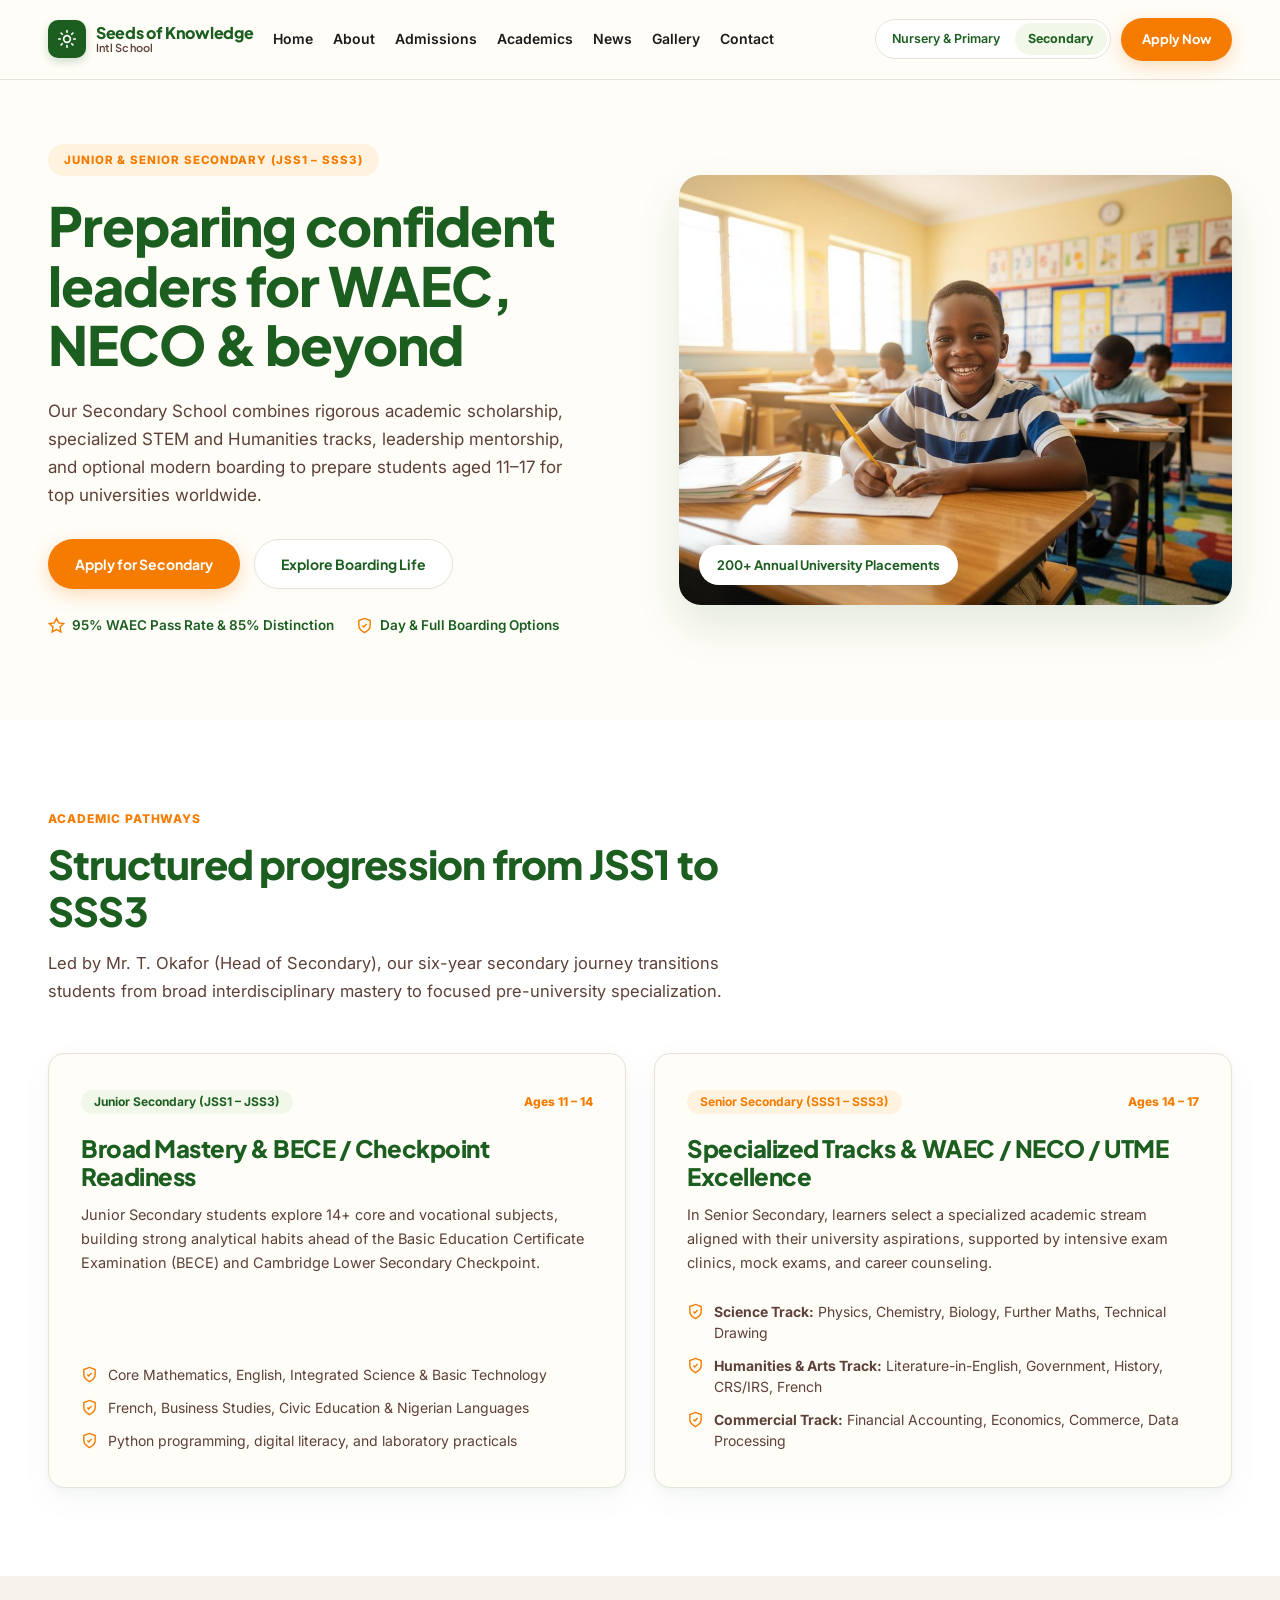
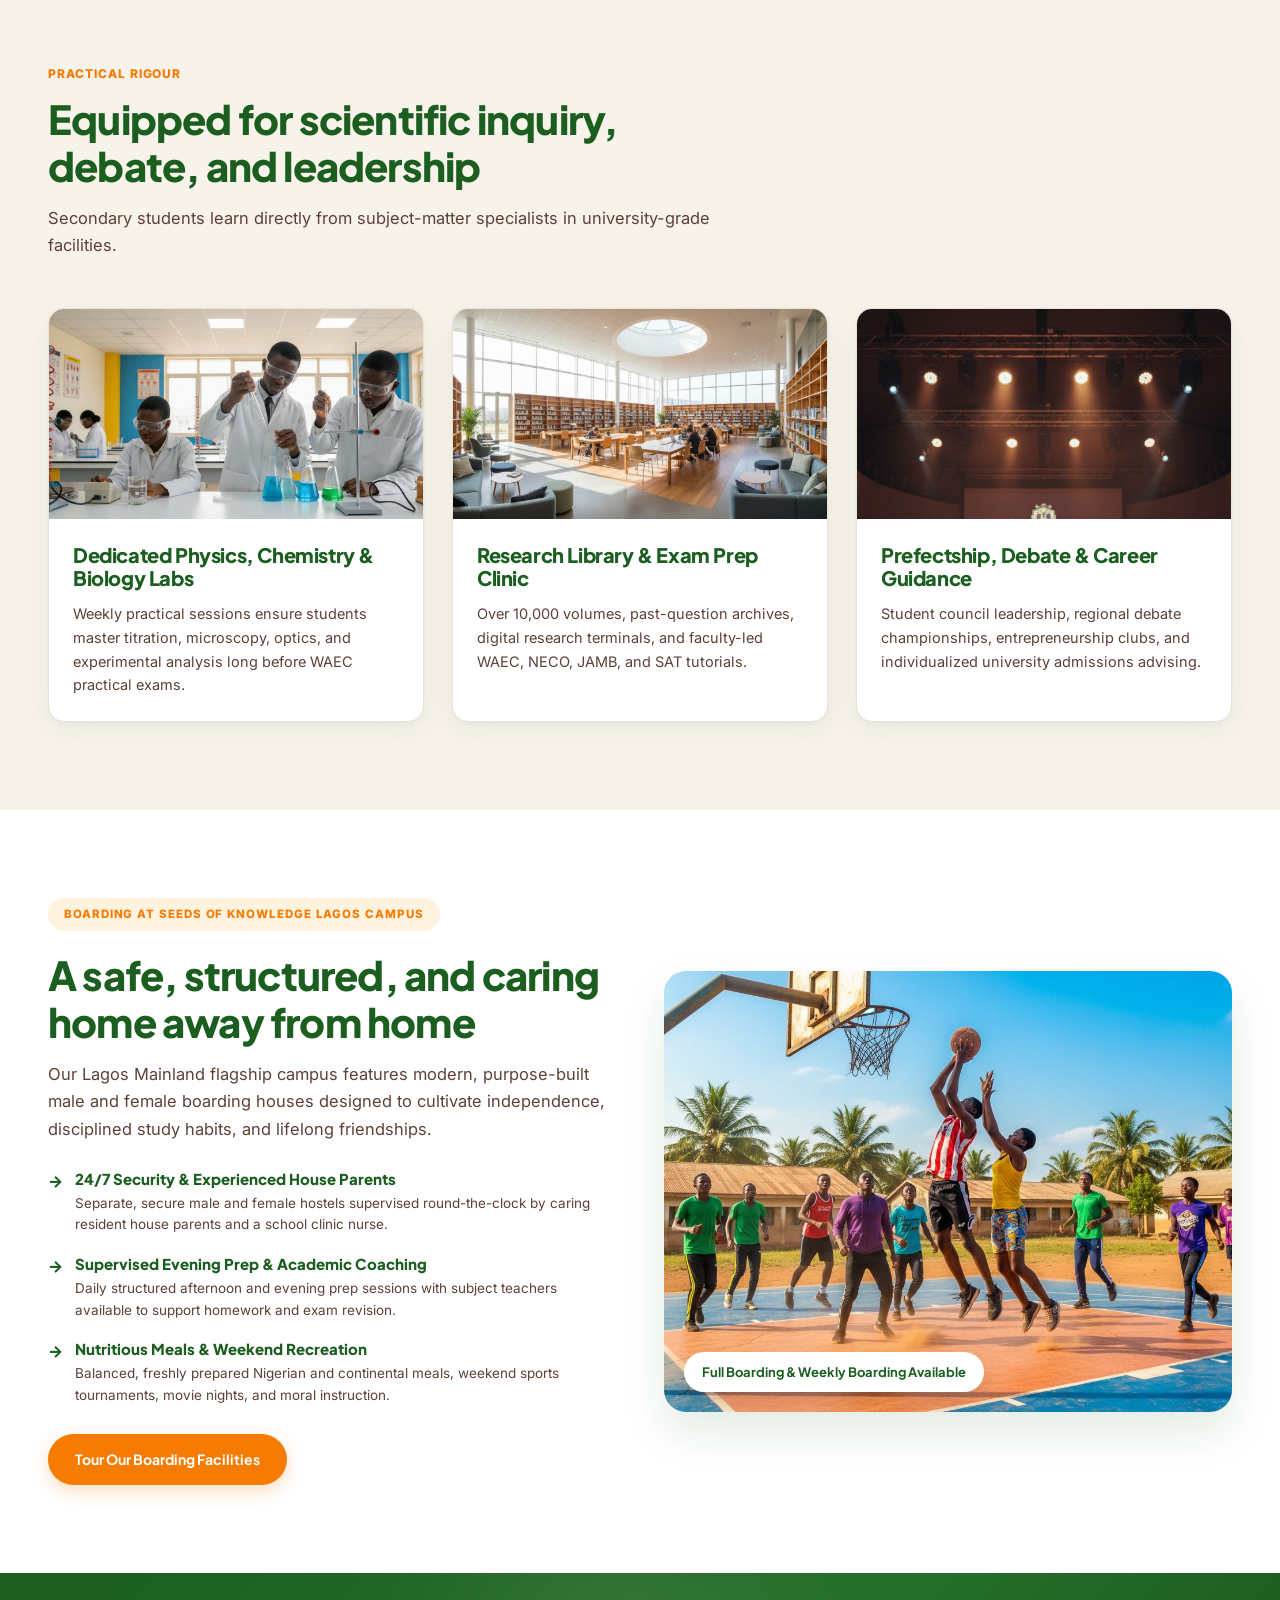
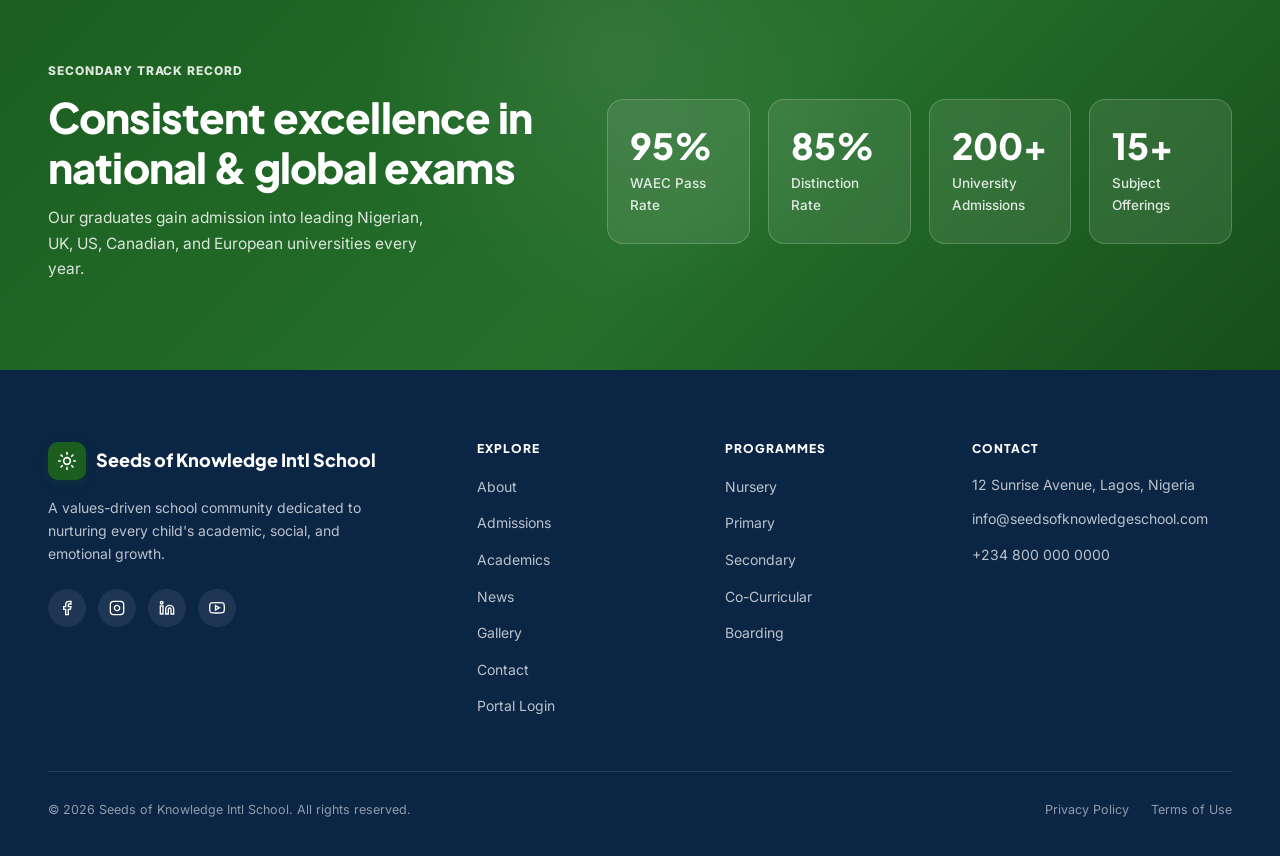
<file: secondary.html>
<!DOCTYPE html>
<html lang="en">
<head>
  <meta charset="UTF-8" />
  <meta name="viewport" content="width=device-width, initial-scale=1.0" />
  <title>Secondary School &amp; Boarding | Seeds of Knowledge Intl School</title>
  <meta name="description" content="Seeds of Knowledge Secondary School (JSS1 – SSS3). Rigorous preparation for WAEC, NECO, IGCSE, and global university admissions, with optional full boarding in Lagos." />
    <link rel="icon" type="image/svg+xml" href="favicon.svg" />
  <link rel="icon" type="image/png" sizes="32x32" href="favicon-32x32.png" />
  <link rel="icon" type="image/png" sizes="16x16" href="favicon-16x16.png" />
  <link rel="apple-touch-icon" sizes="180x180" href="apple-touch-icon.png" />
  <link rel="canonical" href="https://seedsofknowledgeschool.com/secondary.html" />

  <!-- Open Graph / Facebook -->
  <meta property="og:type" content="website" />
  <meta property="og:site_name" content="Seeds of Knowledge Intl School" />
  <meta property="og:locale" content="en_NG" />
  <meta property="og:url" content="https://seedsofknowledgeschool.com/secondary.html" />
  <meta property="og:title" content="Secondary School &amp; Boarding | Seeds of Knowledge Intl School" />
  <meta property="og:description" content="Seeds of Knowledge Secondary School (JSS1 – SSS3). Rigorous preparation for WAEC, NECO, IGCSE, and global university admissions, with optional full boarding in Lagos." />
  <meta property="og:image" content="https://seedsofknowledgeschool.com/assets/images/science-lab-wide.jpg" />

  <!-- Twitter Card -->
  <meta name="twitter:card" content="summary_large_image" />
  <meta name="twitter:url" content="https://seedsofknowledgeschool.com/secondary.html" />
  <meta name="twitter:title" content="Secondary School &amp; Boarding | Seeds of Knowledge Intl School" />
  <meta name="twitter:description" content="Seeds of Knowledge Secondary School (JSS1 – SSS3). Rigorous preparation for WAEC, NECO, IGCSE, and global university admissions, with optional full boarding in Lagos." />
  <meta name="twitter:image" content="https://seedsofknowledgeschool.com/assets/images/science-lab-wide.jpg" />
  <link rel="stylesheet" href="assets/css/styles.css" />
</head>
<body>

  <!-- ================= HEADER ================= -->
  <header class="site-header">
    <div class="header-inner">
      <a href="index.html" class="brand-logo">
        <span class="brand-icon" aria-hidden="true">
          <svg viewBox="0 0 24 24" fill="none" stroke="currentColor" stroke-width="2" stroke-linecap="round" stroke-linejoin="round">
            <circle cx="12" cy="12" r="4"></circle>
            <path d="M12 2v2M12 20v2M4.93 4.93l1.41 1.41M17.66 17.66l1.41 1.41M2 12h2M20 12h2M6.34 17.66l-1.41 1.41M19.07 4.93l-1.41 1.41"></path>
          </svg>
        </span>
        <span class="brand-text">
          <span class="brand-name">Seeds of Knowledge</span>
          <span class="brand-sub">Intl School</span>
        </span>
      </a>

      <nav class="main-nav" aria-label="Main Navigation">
        <a href="index.html" class="nav-link">Home</a>
        <a href="about.html" class="nav-link">About</a>
        <a href="admissions.html" class="nav-link">Admissions</a>
        <a href="academics.html" class="nav-link">Academics</a>
        <a href="news.html" class="nav-link">News</a>
        <a href="gallery.html" class="nav-link">Gallery</a>
        <a href="contact.html" class="nav-link">Contact</a>
      </nav>

      <div class="header-actions">
        <div class="programme-switcher" aria-label="School Sections">
          <a href="nursery-primary.html" class="programme-pill">Nursery &amp; Primary</a>
          <a href="secondary.html" class="programme-pill highlighted">Secondary</a>
        </div>
        <a href="admissions.html" class="btn btn-sm btn-orange">Apply Now</a>
        <button class="mobile-menu-toggle" aria-label="Toggle Menu" aria-expanded="false">
          <svg width="20" height="20" viewBox="0 0 24 24" fill="none" stroke="currentColor" stroke-width="2.2" stroke-linecap="round">
            <line x1="3" y1="6" x2="21" y2="6"></line>
            <line x1="3" y1="12" x2="21" y2="12"></line>
            <line x1="3" y1="18" x2="21" y2="18"></line>
          </svg>
        </button>
      </div>
    </div>

    <div class="mobile-drawer">
      <a href="index.html" class="nav-link">Home</a>
      <a href="about.html" class="nav-link">About</a>
      <a href="admissions.html" class="nav-link">Admissions</a>
      <a href="academics.html" class="nav-link">Academics</a>
      <a href="news.html" class="nav-link">News</a>
      <a href="gallery.html" class="nav-link">Gallery</a>
      <a href="contact.html" class="nav-link">Contact</a>
      <a href="login" class="nav-link">Portal Login</a>
      <a href="admissions.html" class="btn btn-orange mobile-drawer-btn">Apply for Admission</a>
      <div class="programme-switcher">
        <a href="nursery-primary.html" class="programme-pill">Nursery &amp; Primary</a>
        <a href="secondary.html" class="programme-pill highlighted">Secondary</a>
      </div>
    </div>
  </header>

  <main>
    <!-- ================= HERO SECTION ================= -->
    <section class="hero-split">
      <div class="container">
        <div class="hero-grid">
          <div class="hero-content">
            <span class="eyebrow-pill">Junior &amp; Senior Secondary (JSS1 – SSS3)</span>
            <h1 class="hero-title">Preparing confident leaders for WAEC, NECO &amp; beyond</h1>
            <p class="hero-desc">
              Our Secondary School combines rigorous academic scholarship, specialized STEM and Humanities tracks, leadership mentorship, and optional modern boarding to prepare students aged 11–17 for top universities worldwide.
            </p>
            <div class="hero-buttons">
              <a href="admissions.html" class="btn btn-orange">Apply for Secondary</a>
              <a href="#boarding" class="btn btn-outline">Explore Boarding Life</a>
            </div>
            <div class="hero-trust">
              <span class="trust-item">
                <svg viewBox="0 0 24 24" fill="none" stroke="currentColor" stroke-width="2"><polygon points="12 2 15.09 8.26 22 9.27 17 14.14 18.18 21.02 12 17.77 5.82 21.02 7 14.14 2 9.27 8.91 8.26 12 2"></polygon></svg>
                95% WAEC Pass Rate &amp; 85% Distinction
              </span>
              <span class="trust-item">
                <svg viewBox="0 0 24 24" fill="none" stroke="currentColor" stroke-width="2"><path d="M12 22s8-4 8-10V5l-8-3-8 3v7c0 6 8 10 8 10z"></path><path d="m9 12 2 2 4-4"></path></svg>
                Day &amp; Full Boarding Options
              </span>
            </div>
          </div>

          <div class="hero-media">
            <img src="assets/images/student-writing.jpg" alt="Seeds of Knowledge Secondary School student focused in class" />
            <div class="floating-pill">200+ Annual University Placements</div>
          </div>
        </div>
      </div>
    </section>

    <!-- ================= JSS & SSS PATHWAYS ================= -->
    <section class="section section-white">
      <div class="container">
        <div class="section-header">
          <span class="eyebrow-text">Academic Pathways</span>
          <h2 class="section-title">Structured progression from JSS1 to SSS3</h2>
          <p class="section-subtitle">
            Led by Mr. T. Okafor (Head of Secondary), our six-year secondary journey transitions students from broad interdisciplinary mastery to focused pre-university specialization.
          </p>
        </div>

        <div class="grid-2">
          <div class="card card-cream" style="padding: 36px 32px;">
            <div class="card-top-between">
              <span class="badge badge-green">Junior Secondary (JSS1 – JSS3)</span>
              <span class="role-label" style="margin-bottom: 0;">Ages 11 – 14</span>
            </div>
            <h3 class="card-title" style="font-size: 24px;">Broad Mastery &amp; BECE / Checkpoint Readiness</h3>
            <p class="card-text" style="margin-bottom: 18px;">
              Junior Secondary students explore 14+ core and vocational subjects, building strong analytical habits ahead of the Basic Education Certificate Examination (BECE) and Cambridge Lower Secondary Checkpoint.
            </p>
            <ul class="check-list">
              <li>
                <svg viewBox="0 0 24 24" fill="none" stroke="currentColor" stroke-width="2"><path d="M12 22s8-4 8-10V5l-8-3-8 3v7c0 6 8 10 8 10z"></path><path d="m9 12 2 2 4-4"></path></svg>
                <span>Core Mathematics, English, Integrated Science &amp; Basic Technology</span>
              </li>
              <li>
                <svg viewBox="0 0 24 24" fill="none" stroke="currentColor" stroke-width="2"><path d="M12 22s8-4 8-10V5l-8-3-8 3v7c0 6 8 10 8 10z"></path><path d="m9 12 2 2 4-4"></path></svg>
                <span>French, Business Studies, Civic Education &amp; Nigerian Languages</span>
              </li>
              <li>
                <svg viewBox="0 0 24 24" fill="none" stroke="currentColor" stroke-width="2"><path d="M12 22s8-4 8-10V5l-8-3-8 3v7c0 6 8 10 8 10z"></path><path d="m9 12 2 2 4-4"></path></svg>
                <span>Python programming, digital literacy, and laboratory practicals</span>
              </li>
            </ul>
          </div>

          <div class="card card-cream" style="padding: 36px 32px;">
            <div class="card-top-between">
              <span class="badge badge-orange">Senior Secondary (SSS1 – SSS3)</span>
              <span class="role-label" style="margin-bottom: 0;">Ages 14 – 17</span>
            </div>
            <h3 class="card-title" style="font-size: 24px;">Specialized Tracks &amp; WAEC / NECO / UTME Excellence</h3>
            <p class="card-text" style="margin-bottom: 18px;">
              In Senior Secondary, learners select a specialized academic stream aligned with their university aspirations, supported by intensive exam clinics, mock exams, and career counseling.
            </p>
            <ul class="check-list">
              <li>
                <svg viewBox="0 0 24 24" fill="none" stroke="currentColor" stroke-width="2"><path d="M12 22s8-4 8-10V5l-8-3-8 3v7c0 6 8 10 8 10z"></path><path d="m9 12 2 2 4-4"></path></svg>
                <span><strong>Science Track:</strong> Physics, Chemistry, Biology, Further Maths, Technical Drawing</span>
              </li>
              <li>
                <svg viewBox="0 0 24 24" fill="none" stroke="currentColor" stroke-width="2"><path d="M12 22s8-4 8-10V5l-8-3-8 3v7c0 6 8 10 8 10z"></path><path d="m9 12 2 2 4-4"></path></svg>
                <span><strong>Humanities &amp; Arts Track:</strong> Literature-in-English, Government, History, CRS/IRS, French</span>
              </li>
              <li>
                <svg viewBox="0 0 24 24" fill="none" stroke="currentColor" stroke-width="2"><path d="M12 22s8-4 8-10V5l-8-3-8 3v7c0 6 8 10 8 10z"></path><path d="m9 12 2 2 4-4"></path></svg>
                <span><strong>Commercial Track:</strong> Financial Accounting, Economics, Commerce, Data Processing</span>
              </li>
            </ul>
          </div>
        </div>
      </div>
    </section>

    <!-- ================= SPECIALIST LABS & MENTORSHIP ================= -->
    <section class="section section-oatmeal">
      <div class="container">
        <div class="section-header">
          <span class="eyebrow-text">Practical Rigour</span>
          <h2 class="section-title">Equipped for scientific inquiry, debate, and leadership</h2>
          <p class="section-subtitle">
            Secondary students learn directly from subject-matter specialists in university-grade facilities.
          </p>
        </div>

        <div class="grid-3">
          <div class="photo-card">
            <div class="photo-card-img">
              <img src="assets/images/academics-science-lab.jpg" alt="Biology, Chemistry and Physics Science Labs" />
            </div>
            <div class="photo-card-body">
              <h3 class="card-title">Dedicated Physics, Chemistry &amp; Biology Labs</h3>
              <p class="card-text">
                Weekly practical sessions ensure students master titration, microscopy, optics, and experimental analysis long before WAEC practical exams.
              </p>
            </div>
          </div>

          <div class="photo-card">
            <div class="photo-card-img">
              <img src="assets/images/academics-library.jpg" alt="Secondary Research Library and E-Learning Hub" />
            </div>
            <div class="photo-card-body">
              <h3 class="card-title">Research Library &amp; Exam Prep Clinic</h3>
              <p class="card-text">
                Over 10,000 volumes, past-question archives, digital research terminals, and faculty-led WAEC, NECO, JAMB, and SAT tutorials.
              </p>
            </div>
          </div>

          <div class="photo-card">
            <div class="photo-card-img">
              <img src="assets/images/extracurricular-debate.jpg" alt="Debate, Model UN and Prefect Leadership" />
            </div>
            <div class="photo-card-body">
              <h3 class="card-title">Prefectship, Debate &amp; Career Guidance</h3>
              <p class="card-text">
                Student council leadership, regional debate championships, entrepreneurship clubs, and individualized university admissions advising.
              </p>
            </div>
          </div>
        </div>
      </div>
    </section>

    <!-- ================= BOARDING LIFE SECTION ================= -->
    <section id="boarding" class="section section-white">
      <div class="container">
        <div class="split-2col">
          <div>
            <span class="eyebrow-pill">Boarding at Seeds of Knowledge Lagos Campus</span>
            <h2 class="section-title">A safe, structured, and caring home away from home</h2>
            <p class="section-subtitle" style="margin-bottom: 22px;">
              Our Lagos Mainland flagship campus features modern, purpose-built male and female boarding houses designed to cultivate independence, disciplined study habits, and lifelong friendships.
            </p>
            <div class="feature-arrow-list">
              <div class="feature-arrow-item">
                <span class="feature-arrow-icon">&rarr;</span>
                <div>
                  <div class="feature-arrow-title">24/7 Security &amp; Experienced House Parents</div>
                  <div class="feature-arrow-desc">Separate, secure male and female hostels supervised round-the-clock by caring resident house parents and a school clinic nurse.</div>
                </div>
              </div>
              <div class="feature-arrow-item">
                <span class="feature-arrow-icon">&rarr;</span>
                <div>
                  <div class="feature-arrow-title">Supervised Evening Prep &amp; Academic Coaching</div>
                  <div class="feature-arrow-desc">Daily structured afternoon and evening prep sessions with subject teachers available to support homework and exam revision.</div>
                </div>
              </div>
              <div class="feature-arrow-item">
                <span class="feature-arrow-icon">&rarr;</span>
                <div>
                  <div class="feature-arrow-title">Nutritious Meals &amp; Weekend Recreation</div>
                  <div class="feature-arrow-desc">Balanced, freshly prepared Nigerian and continental meals, weekend sports tournaments, movie nights, and moral instruction.</div>
                </div>
              </div>
            </div>
            <div style="margin-top: 28px;">
              <a href="contact.html#book-tour" class="btn btn-orange">Tour Our Boarding Facilities</a>
            </div>
          </div>

          <div class="hero-media">
            <img src="assets/images/sports-basketball.jpg" alt="Secondary students enjoying afternoon basketball on campus" />
            <div class="floating-pill">Full Boarding &amp; Weekly Boarding Available</div>
          </div>
        </div>
      </div>
    </section>

    <!-- ================= STATS BANNER ================= -->
    <section class="section section-green">
      <div class="container">
        <div class="stats-banner-grid">
          <div>
            <span class="eyebrow-text light">Secondary Track Record</span>
            <h2 class="stats-banner-title">Consistent excellence in national &amp; global exams</h2>
            <p class="stats-banner-desc">
              Our graduates gain admission into leading Nigerian, UK, US, Canadian, and European universities every year.
            </p>
          </div>

          <div class="stats-cards-row cols-4">
            <div class="stat-glass-card">
              <div class="stat-number">95%</div>
              <div class="stat-label">WAEC Pass Rate</div>
            </div>
            <div class="stat-glass-card">
              <div class="stat-number">85%</div>
              <div class="stat-label">Distinction Rate</div>
            </div>
            <div class="stat-glass-card">
              <div class="stat-number">200+</div>
              <div class="stat-label">University Admissions</div>
            </div>
            <div class="stat-glass-card">
              <div class="stat-number">15+</div>
              <div class="stat-label">Subject Offerings</div>
            </div>
          </div>
        </div>
      </div>
    </section>
  </main>

  <!-- ================= FOOTER ================= -->
  <footer class="site-footer">
    <div class="container">
      <div class="footer-grid">
        <div>
          <a href="index.html" class="brand-logo">
            <span class="brand-icon" aria-hidden="true">
              <svg viewBox="0 0 24 24" fill="none" stroke="currentColor" stroke-width="2" stroke-linecap="round" stroke-linejoin="round">
                <circle cx="12" cy="12" r="4"></circle>
                <path d="M12 2v2M12 20v2M4.93 4.93l1.41 1.41M17.66 17.66l1.41 1.41M2 12h2M20 12h2M6.34 17.66l-1.41 1.41M19.07 4.93l-1.41 1.41"></path>
              </svg>
            </span>
            <span class="footer-brand-title">Seeds of Knowledge Intl School</span>
          </a>
          <p class="footer-desc">
            A values-driven school community dedicated to nurturing every child's academic, social, and emotional growth.
          </p>
          <div class="social-links">
            <a href="contact.html" class="social-btn" aria-label="Facebook">
              <svg viewBox="0 0 24 24" fill="none" stroke="currentColor" stroke-width="2"><path d="M18 2h-3a5 5 0 0 0-5 5v3H7v4h3v8h4v-8h3l1-4h-4V7a1 1 0 0 1 1-1h3z"></path></svg>
            </a>
            <a href="gallery.html" class="social-btn" aria-label="Instagram">
              <svg viewBox="0 0 24 24" fill="none" stroke="currentColor" stroke-width="2"><rect x="2" y="2" width="20" height="20" rx="5" ry="5"></rect><path d="M16 11.37A4 4 0 1 1 12.63 8 4 4 0 0 1 16 11.37z"></path><line x1="17.5" y1="6.5" x2="17.51" y2="6.5"></line></svg>
            </a>
            <a href="about.html" class="social-btn" aria-label="LinkedIn">
              <svg viewBox="0 0 24 24" fill="none" stroke="currentColor" stroke-width="2"><path d="M16 8a6 6 0 0 1 6 6v7h-4v-7a2 2 0 0 0-2-2 2 2 0 0 0-2 2v7h-4v-7a6 6 0 0 1 6-6z"></path><rect x="2" y="9" width="4" height="12"></rect><circle cx="4" cy="4" r="2"></circle></svg>
            </a>
            <a href="news.html" class="social-btn" aria-label="YouTube">
              <svg viewBox="0 0 24 24" fill="none" stroke="currentColor" stroke-width="2"><path d="M22.54 6.42a2.78 2.78 0 0 0-1.94-2C18.88 4 12 4 12 4s-6.88 0-8.6.46a2.78 2.78 0 0 0-1.94 2A29 29 0 0 0 1 11.75a29 29 0 0 0 .46 5.33A2.78 2.78 0 0 0 3.4 19c1.72.46 8.6.46 8.6.46s6.88 0 8.6-.46a2.78 2.78 0 0 0 1.94-2 29 29 0 0 0 .46-5.25 29 29 0 0 0-.46-5.33z"></path><polygon points="9.75 15.02 15.5 11.75 9.75 8.48 9.75 15.02"></polygon></svg>
            </a>
          </div>
        </div>

        <div>
          <h4 class="footer-col-title">Explore</h4>
          <ul class="footer-links">
            <li><a href="about.html">About</a></li>
            <li><a href="admissions.html">Admissions</a></li>
            <li><a href="academics.html">Academics</a></li>
            <li><a href="news.html">News</a></li>
            <li><a href="gallery.html">Gallery</a></li>
            <li><a href="contact.html">Contact</a></li>
            <li><a href="login">Portal Login</a></li>
          </ul>
        </div>

        <div>
          <h4 class="footer-col-title">Programmes</h4>
          <ul class="footer-links">
            <li><a href="nursery-primary.html#nursery">Nursery</a></li>
            <li><a href="nursery-primary.html#primary">Primary</a></li>
            <li><a href="secondary.html">Secondary</a></li>
            <li><a href="academics.html#beyond-classroom">Co-Curricular</a></li>
            <li><a href="secondary.html#boarding">Boarding</a></li>
          </ul>
        </div>

        <div>
          <h4 class="footer-col-title">Contact</h4>
          <ul class="footer-links">
            <li class="footer-contact-item">12 Sunrise Avenue, Lagos, Nigeria</li>
            <li><a href="mailto:info@seedsofknowledgeschool.com">info@seedsofknowledgeschool.com</a></li>
            <li><a href="tel:+2348000000000">+234 800 000 0000</a></li>
          </ul>
        </div>
      </div>

      <div class="footer-bottom">
        <div>&copy; 2026 Seeds of Knowledge Intl School. All rights reserved.</div>
        <div class="footer-legal">
          <a href="contact.html#privacy">Privacy Policy</a>
          <a href="contact.html#terms">Terms of Use</a>
        </div>
      </div>
    </div>
  </footer>

  <script src="assets/js/main.js"></script>
</body>
</html>
</file>
<file: assets/css/styles.css>
@import url('https://fonts.googleapis.com/css2?family=Inter:ital,wght@0,400;0,500;0,600;0,700;1,400;1,500&family=Plus+Jakarta+Sans:wght@600;700;800&display=swap');

:root {
  --green-primary: #1b5e20;
  --green-dark: #134617;
  --green-light: #f1f8e9;
  --green-tint: #e4f2d5;
  --orange-primary: #f57c00;
  --orange-hover: #e06d00;
  --orange-light: #fff3e0;
  --orange-tint: #ffe5bd;
  --navy-footer: #0b2545;
  --bg-cream: #fffdf8;
  --bg-oatmeal: #f7f2ea;
  --bg-white: #ffffff;
  --text-dark: #1b1b1b;
  --text-muted: #5d4037;
  --text-light: #7a635b;
  --border-warm: #e8e2d8;
  --shadow-card: 0 10px 30px rgba(27, 94, 32, 0.05), 0 2px 6px rgba(27, 27, 27, 0.03);
  --shadow-hover: 0 18px 40px rgba(27, 94, 32, 0.1), 0 4px 12px rgba(27, 27, 27, 0.05);
  --shadow-photo: 0 20px 45px rgba(27, 94, 32, 0.12);
  --radius-sm: 10px;
  --radius-md: 16px;
  --radius-lg: 22px;
  --radius-pill: 9999px;
  --container-max: 1280px;
  --transition: all 0.25s cubic-bezier(0.16, 1, 0.3, 1);
}

*, *::before, *::after {
  box-sizing: border-box;
  margin: 0;
  padding: 0;
  overflow-wrap: break-word;
}

html {
  scroll-behavior: smooth;
  scroll-padding-top: 90px;
  -webkit-font-smoothing: antialiased;
  -moz-osx-font-smoothing: grayscale;
  overflow-x: hidden;
  max-width: 100%;
}

[id] {
  scroll-margin-top: 90px;
}

body {
  font-family: 'Inter', -apple-system, BlinkMacSystemFont, sans-serif;
  background-color: var(--bg-cream);
  color: var(--text-dark);
  line-height: 1.6;
  font-size: 16px;
  overflow-x: hidden;
  max-width: 100%;
  width: 100%;
}

h1, h2, h3, h4, h5, h6 {
  font-family: 'Plus Jakarta Sans', 'Inter', sans-serif;
  color: var(--green-primary);
  line-height: 1.18;
  letter-spacing: -0.02em;
}

a {
  color: inherit;
  text-decoration: none;
  transition: var(--transition);
}

img {
  max-width: 100%;
  height: auto;
  display: block;
}

ul {
  list-style: none;
}

.container {
  max-width: var(--container-max);
  margin: 0 auto;
  padding: 0 48px;
  width: 100%;
}

@media (max-width: 1024px) {
  .container {
    padding: 0 28px;
  }
}

@media (max-width: 768px) {
  .container {
    padding: 0 20px;
  }
}

@media (max-width: 480px) {
  .container {
    padding: 0 16px;
  }
}

/* =========================================
   HEADER & NAVIGATION (Matches Figma 84px/60px)
   ========================================= */
.site-header {
  position: sticky;
  top: 0;
  z-index: 1000;
  background-color: rgba(255, 253, 248, 0.96);
  backdrop-filter: blur(12px);
  -webkit-backdrop-filter: blur(12px);
  border-bottom: 1px solid var(--border-warm);
  min-height: 80px;
  display: flex;
  align-items: center;
  transition: var(--transition);
}

.header-inner {
  width: 100%;
  max-width: var(--container-max);
  margin: 0 auto;
  padding: 0 48px;
  display: flex;
  align-items: center;
  justify-content: space-between;
  gap: 20px;
}

.brand-logo {
  display: inline-flex;
  align-items: center;
  gap: 10px;
  font-family: 'Plus Jakarta Sans', sans-serif;
  color: var(--green-primary);
  flex-shrink: 0;
  min-width: 0;
}

.brand-icon {
  width: 38px;
  height: 38px;
  border-radius: 10px;
  background-color: var(--green-primary);
  color: var(--bg-white);
  display: inline-flex;
  align-items: center;
  justify-content: center;
  flex-shrink: 0;
  box-shadow: 0 4px 10px rgba(27, 94, 32, 0.2);
}

.brand-icon svg {
  width: 20px;
  height: 20px;
}

.brand-text {
  display: flex;
  flex-direction: column;
  line-height: 1.18;
  min-width: 0;
}

.brand-name {
  font-size: 16px;
  font-weight: 800;
  letter-spacing: -0.02em;
  color: var(--green-primary);
  white-space: nowrap;
}

.brand-sub {
  font-size: 11px;
  font-weight: 600;
  color: var(--text-muted);
  letter-spacing: 0.02em;
  white-space: nowrap;
}

.main-nav {
  display: flex;
  align-items: center;
  gap: 20px;
}

.nav-link {
  font-size: 14px;
  font-weight: 600;
  color: var(--text-dark);
  padding: 6px 0;
  position: relative;
  white-space: nowrap;
}

.nav-link:hover,
.nav-link.active {
  color: var(--green-primary);
}

.nav-link.active::after {
  content: '';
  position: absolute;
  bottom: -2px;
  left: 50%;
  transform: translateX(-50%);
  width: 18px;
  height: 2.5px;
  border-radius: 2px;
  background-color: var(--green-primary);
}

.header-actions {
  display: flex;
  align-items: center;
  gap: 10px;
  flex-shrink: 0;
  margin-left: auto;
}

.programme-switcher {
  display: inline-flex;
  align-items: center;
  background-color: var(--bg-white);
  border: 1px solid var(--border-warm);
  border-radius: var(--radius-pill);
  padding: 3px;
  gap: 2px;
}

.programme-pill {
  font-size: 12.5px;
  font-weight: 600;
  color: var(--green-primary);
  padding: 6px 13px;
  border-radius: var(--radius-pill);
  white-space: nowrap;
}

.programme-pill:hover {
  background-color: var(--green-light);
}

.programme-pill.highlighted {
  background-color: var(--green-light);
  color: var(--green-primary);
  font-weight: 700;
}

.mobile-menu-toggle {
  display: none;
  width: 40px;
  height: 40px;
  border-radius: 10px;
  background-color: var(--green-light);
  color: var(--green-primary);
  border: 1px solid rgba(27, 94, 32, 0.12);
  align-items: center;
  justify-content: center;
  cursor: pointer;
  flex-shrink: 0;
  transition: var(--transition);
}

.mobile-menu-toggle:hover {
  background-color: var(--green-tint);
}

.mobile-drawer {
  display: none;
  position: absolute;
  top: 100%;
  left: 0;
  right: 0;
  width: 100%;
  max-height: calc(100vh - 70px);
  max-height: calc(100dvh - 70px);
  overflow-y: auto;
  background-color: var(--bg-cream);
  border-bottom: 2px solid var(--border-warm);
  box-shadow: 0 20px 40px rgba(0, 0, 0, 0.15);
  padding: 18px 20px 24px;
  z-index: 999;
  flex-direction: column;
  gap: 8px;
}

.mobile-drawer.open {
  display: flex;
}

.mobile-drawer .nav-link {
  font-size: 15.5px;
  padding: 10px 14px;
  border-radius: 10px;
}

.mobile-drawer .nav-link.active {
  background-color: var(--green-light);
  font-weight: 700;
}

.mobile-drawer .nav-link.active::after {
  display: none;
}

.mobile-drawer .mobile-drawer-btn {
  width: 100%;
  margin-top: 6px;
  text-align: center;
  padding: 12px 20px;
  font-size: 14.5px;
}

.mobile-drawer .programme-switcher {
  width: 100%;
  justify-content: center;
  margin-top: 8px;
}

.mobile-drawer .programme-pill {
  flex: 1;
  text-align: center;
  padding: 9px 12px;
}

/* Header Breakpoints */
@media (max-width: 1200px) {
  .header-inner {
    padding: 0 28px;
    gap: 14px;
  }
  .header-actions .programme-switcher {
    display: none;
  }
  .main-nav {
    gap: 14px;
  }
  .nav-link {
    font-size: 13.5px;
  }
}

@media (max-width: 1024px) {
  .site-header {
    min-height: 68px;
  }
  .main-nav {
    display: none;
  }
  .mobile-menu-toggle {
    display: inline-flex;
  }
  .header-inner {
    padding: 0 20px;
    gap: 12px;
  }
  .brand-icon {
    width: 36px;
    height: 36px;
  }
  .brand-name {
    font-size: 15px;
  }
  .brand-sub {
    font-size: 11px;
  }
  .header-actions {
    gap: 10px;
    margin-left: 0;
  }
}

@media (max-width: 540px) {
  .site-header {
    min-height: 62px;
    padding: 8px 0;
  }
  .header-inner {
    padding: 0 14px;
    gap: 8px;
  }
  .brand-icon {
    width: 32px;
    height: 32px;
    border-radius: 8px;
  }
  .brand-icon svg {
    width: 17px;
    height: 17px;
  }
  .brand-name {
    font-size: 14px;
  }
  .brand-sub {
    font-size: 10px;
  }
  .header-actions {
    gap: 8px;
  }
  .header-actions .btn-sm {
    padding: 7px 11px;
    font-size: 11.5px;
  }
  .mobile-menu-toggle {
    width: 36px;
    height: 36px;
    border-radius: 9px;
  }
  .mobile-drawer {
    padding: 14px 16px 20px;
  }
}

@media (max-width: 380px) {
  .header-inner {
    padding: 0 10px;
    gap: 6px;
  }
  .brand-name {
    font-size: 13px;
  }
  .brand-sub {
    font-size: 9.5px;
  }
  .header-actions .btn-sm {
    padding: 6px 8px;
    font-size: 10.5px;
  }
  .mobile-menu-toggle {
    width: 34px;
    height: 34px;
  }
}

/* =========================================
   BUTTONS & BADGES
   ========================================= */
.btn {
  display: inline-flex;
  align-items: center;
  justify-content: center;
  gap: 8px;
  padding: 13px 26px;
  border-radius: var(--radius-pill);
  font-family: 'Plus Jakarta Sans', sans-serif;
  font-size: 14px;
  font-weight: 700;
  cursor: pointer;
  border: 1px solid transparent;
  transition: var(--transition);
  white-space: nowrap;
}

.btn-sm {
  padding: 10px 20px;
  font-size: 13px;
}

.btn-orange {
  background-color: var(--orange-primary);
  color: var(--bg-white);
  box-shadow: 0 6px 18px rgba(245, 124, 0, 0.25);
}

.btn-orange:hover {
  background-color: var(--orange-hover);
  transform: translateY(-2px);
  box-shadow: 0 10px 24px rgba(245, 124, 0, 0.32);
}

.btn-green {
  background-color: var(--green-primary);
  color: var(--bg-white);
  box-shadow: 0 6px 18px rgba(27, 94, 32, 0.22);
}

.btn-green:hover {
  background-color: var(--green-dark);
  transform: translateY(-2px);
}

.btn-outline {
  background-color: var(--bg-white);
  color: var(--green-primary);
  border: 1px solid var(--border-warm);
  box-shadow: 0 2px 6px rgba(0, 0, 0, 0.02);
}

.btn-outline:hover {
  border-color: var(--green-primary);
  background-color: var(--green-light);
  transform: translateY(-2px);
}

.btn-outline-light {
  background-color: rgba(255, 255, 255, 0.08);
  color: var(--bg-white);
  border: 1px solid rgba(255, 255, 255, 0.35);
}

.btn-outline-light:hover {
  background-color: rgba(255, 255, 255, 0.18);
  border-color: var(--bg-white);
  transform: translateY(-2px);
}

.eyebrow-pill {
  display: inline-flex;
  align-items: center;
  gap: 6px;
  background-color: var(--orange-light);
  color: var(--orange-primary);
  font-size: 11.5px;
  font-weight: 800;
  text-transform: uppercase;
  letter-spacing: 0.08em;
  padding: 7px 16px;
  border-radius: var(--radius-pill);
  margin-bottom: 20px;
}

.eyebrow-text {
  display: block;
  color: var(--orange-primary);
  font-size: 12px;
  font-weight: 800;
  text-transform: uppercase;
  letter-spacing: 0.08em;
  margin-bottom: 12px;
}

.eyebrow-text.light {
  color: rgba(255, 255, 255, 0.85);
}

.badge {
  display: inline-flex;
  align-items: center;
  padding: 5px 13px;
  border-radius: var(--radius-pill);
  font-size: 12px;
  font-weight: 700;
  line-height: 1.2;
}

.badge-orange {
  background-color: var(--orange-light);
  color: var(--orange-primary);
}

.badge-green {
  background-color: var(--green-light);
  color: var(--green-primary);
}

/* =========================================
   SECTIONS & LAYOUTS
   ========================================= */
.section {
  padding: 88px 0;
}

.section-cream {
  background-color: var(--bg-cream);
}

.section-white {
  background-color: var(--bg-white);
}

.section-oatmeal {
  background-color: var(--bg-oatmeal);
}

.section-green {
  background: linear-gradient(135deg, #1b5e20 0%, #256f2b 55%, #164f1a 100%);
  color: var(--bg-white);
  position: relative;
  overflow: hidden;
}

.section-green::before {
  content: '';
  position: absolute;
  width: 520px;
  height: 520px;
  border-radius: 50%;
  background: radial-gradient(circle, rgba(255, 255, 255, 0.08) 0%, transparent 70%);
  top: -180px;
  left: 28%;
  pointer-events: none;
}

.section-header {
  max-width: 680px;
  margin-bottom: 48px;
}

.section-header.centered {
  margin-left: auto;
  margin-right: auto;
  text-align: center;
}

.section-title {
  font-size: clamp(22px, 4.5vw, 40px);
  font-weight: 800;
  color: var(--green-primary);
  margin-bottom: 16px;
}

.section-subtitle {
  font-size: 16.5px;
  color: var(--text-muted);
  line-height: 1.65;
}

/* =========================================
   HERO SECTIONS
   ========================================= */
.hero-split {
  padding: 64px 0 84px;
  background-color: var(--bg-cream);
}

.hero-grid {
  display: grid;
  grid-template-columns: 1.02fr 0.98fr;
  gap: 56px;
  align-items: center;
}

.hero-title {
  font-size: clamp(26px, 6vw, 54px);
  font-weight: 800;
  color: var(--green-primary);
  line-height: 1.1;
  margin-bottom: 22px;
}

.hero-desc {
  font-size: 17px;
  color: var(--text-muted);
  line-height: 1.65;
  margin-bottom: 30px;
  max-width: 540px;
}

.hero-buttons {
  display: flex;
  flex-wrap: wrap;
  gap: 14px;
  margin-bottom: 26px;
}

.hero-trust {
  display: flex;
  flex-wrap: wrap;
  align-items: center;
  gap: 22px;
  font-size: 13.5px;
  font-weight: 600;
  color: var(--green-primary);
}

.trust-item {
  display: inline-flex;
  align-items: center;
  gap: 7px;
}

.trust-item svg {
  width: 17px;
  height: 17px;
  color: var(--orange-primary);
  flex-shrink: 0;
}

.hero-media {
  position: relative;
  border-radius: var(--radius-lg);
  overflow: hidden;
  box-shadow: var(--shadow-photo);
  background-color: var(--bg-oatmeal);
}

.hero-media img {
  width: 100%;
  height: 100%;
  object-fit: cover;
  aspect-ratio: 1152 / 896;
}

.floating-pill {
  position: absolute;
  bottom: 20px;
  left: 20px;
  max-width: calc(100% - 40px);
  background-color: var(--bg-white);
  color: var(--green-primary);
  font-family: 'Plus Jakarta Sans', sans-serif;
  font-size: 13px;
  font-weight: 700;
  padding: 10px 18px;
  border-radius: var(--radius-pill);
  box-shadow: 0 10px 25px rgba(0, 0, 0, 0.14);
  white-space: normal;
  word-break: normal;
}

/* Wide Hero Variant (About Page) */
.hero-stacked {
  padding: 64px 0 84px;
  background-color: var(--bg-cream);
}

.hero-stacked-top {
  max-width: 720px;
  margin-bottom: 44px;
}

.hero-wide-media {
  position: relative;
  border-radius: var(--radius-lg);
  overflow: hidden;
  box-shadow: var(--shadow-photo);
}

.hero-wide-media img {
  width: 100%;
  max-height: 540px;
  object-fit: cover;
  object-position: center 25%;
}

/* =========================================
   CARDS & GRIDS
   ========================================= */
.grid-2 {
  display: grid;
  grid-template-columns: repeat(2, 1fr);
  gap: 28px;
}

.grid-3 {
  display: grid;
  grid-template-columns: repeat(3, 1fr);
  gap: 28px;
}

.grid-4 {
  display: grid;
  grid-template-columns: repeat(4, 1fr);
  gap: 24px;
}

.card {
  background-color: var(--bg-white);
  border: 1px solid var(--border-warm);
  border-radius: var(--radius-md);
  padding: 30px 26px;
  box-shadow: var(--shadow-card);
  transition: var(--transition);
  display: flex;
  flex-direction: column;
  box-sizing: border-box;
  min-width: 0;
  overflow-wrap: break-word;
}

@media (hover: hover) {
  .card:hover {
    transform: translateY(-4px);
    box-shadow: var(--shadow-hover);
  }
}

@media (hover: none) {
  .card:hover {
    transform: none;
    box-shadow: var(--shadow-card);
  }
}

.card-cream {
  background-color: var(--bg-cream);
}

/* Contact Info Cards Stack */
.contact-cards-stack {
  display: flex;
  flex-direction: column;
  gap: 20px;
  width: 100%;
}

.contact-cards-stack > .card {
  width: 100%;
  margin-bottom: 0;
}

.contact-cards-stack > .card:not(:last-child) {
  margin-bottom: 20px;
}

@supports (gap: 20px) {
  .contact-cards-stack > .card:not(:last-child) {
    margin-bottom: 0;
  }
}

.icon-box {
  width: 46px;
  height: 46px;
  border-radius: 12px;
  display: inline-flex;
  align-items: center;
  justify-content: center;
  margin-bottom: 22px;
  flex-shrink: 0;
}

.icon-box svg {
  width: 22px;
  height: 22px;
}

.icon-box.green {
  background-color: var(--green-light);
  color: var(--green-primary);
}

.icon-box.orange {
  background-color: var(--orange-light);
  color: var(--orange-primary);
}

.card-top-between {
  display: flex;
  align-items: center;
  justify-content: space-between;
  flex-wrap: wrap;
  gap: 8px;
  margin-bottom: 20px;
}

.card-top-between .icon-box {
  margin-bottom: 0;
}

.card-title {
  font-size: 20px;
  font-weight: 800;
  color: var(--green-primary);
  margin-bottom: 12px;
}

.card-text {
  font-size: 14.5px;
  color: var(--text-muted);
  line-height: 1.65;
  flex-grow: 1;
}

.card-link {
  display: inline-flex;
  align-items: center;
  gap: 6px;
  margin-top: 22px;
  font-size: 13.5px;
  font-weight: 700;
  color: var(--green-primary);
}

.card-link:hover {
  color: var(--orange-primary);
  gap: 10px;
}

/* Photo Cards (News, Facilities, Educators, Leaders) */
.photo-card {
  background-color: var(--bg-white);
  border: 1px solid var(--border-warm);
  border-radius: var(--radius-md);
  overflow: hidden;
  box-shadow: var(--shadow-card);
  transition: var(--transition);
  display: flex;
  flex-direction: column;
}

.photo-card:hover {
  transform: translateY(-4px);
  box-shadow: var(--shadow-hover);
}

.photo-card-img {
  width: 100%;
  height: 210px;
  overflow: hidden;
  background-color: var(--bg-oatmeal);
  position: relative;
}

.photo-card-img.tall {
  height: 250px;
}

.photo-card-img img {
  width: 100%;
  height: 100%;
  object-fit: cover;
  object-position: center top;
  transition: transform 0.5s ease;
}

.photo-card:hover .photo-card-img img {
  transform: scale(1.04);
}

.photo-card-body {
  padding: 24px;
  display: flex;
  flex-direction: column;
  flex-grow: 1;
}

.role-label {
  font-size: 12px;
  font-weight: 800;
  color: var(--orange-primary);
  margin-bottom: 12px;
}

.role-label.uppercase {
  text-transform: uppercase;
  letter-spacing: 0.05em;
  font-size: 11px;
}

/* =========================================
   STATS BANNER (Green Section)
   ========================================= */
.stats-banner-grid {
  display: grid;
  grid-template-columns: 0.9fr 1.1fr;
  gap: 48px;
  align-items: center;
  position: relative;
  z-index: 1;
}

.stats-banner-title {
  font-size: clamp(24px, 5vw, 42px);
  font-weight: 800;
  color: var(--bg-white);
  margin-bottom: 14px;
}

.stats-banner-desc {
  font-size: 15.5px;
  color: rgba(255, 255, 255, 0.84);
  max-width: 400px;
  line-height: 1.65;
}

.stats-cards-row {
  display: grid;
  grid-template-columns: repeat(3, 1fr);
  gap: 18px;
}

.stats-cards-row.cols-4 {
  grid-template-columns: repeat(4, 1fr);
}

.stat-glass-card {
  background-color: rgba(255, 255, 255, 0.09);
  border: 1px solid rgba(255, 255, 255, 0.2);
  border-radius: var(--radius-md);
  padding: 26px 22px;
  backdrop-filter: blur(6px);
}

.stat-number {
  font-family: 'Plus Jakarta Sans', sans-serif;
  font-size: clamp(28px, 3vw, 36px);
  font-weight: 800;
  color: var(--bg-white);
  line-height: 1.1;
  margin-bottom: 8px;
}

.stat-label {
  font-size: 13.5px;
  color: rgba(255, 255, 255, 0.85);
  font-weight: 500;
}

/* =========================================
   TESTIMONIAL CARDS
   ========================================= */
.quote-mark {
  color: var(--orange-primary);
  margin-bottom: 16px;
  display: inline-flex;
}

.quote-mark svg {
  width: 28px;
  height: 28px;
}

.quote-text {
  font-size: 15.5px;
  font-style: italic;
  color: var(--green-primary);
  line-height: 1.65;
  margin-bottom: 24px;
  flex-grow: 1;
}

.quote-author {
  display: flex;
  align-items: center;
  gap: 12px;
}

.avatar-initials {
  width: 40px;
  height: 40px;
  border-radius: 50%;
  display: inline-flex;
  align-items: center;
  justify-content: center;
  font-family: 'Plus Jakarta Sans', sans-serif;
  font-size: 13px;
  font-weight: 800;
  flex-shrink: 0;
}

.avatar-initials.green {
  background-color: var(--green-light);
  color: var(--green-primary);
}

.avatar-initials.orange {
  background-color: var(--orange-light);
  color: var(--orange-primary);
}

.author-name {
  font-family: 'Plus Jakarta Sans', sans-serif;
  font-size: 14px;
  font-weight: 800;
  color: var(--green-primary);
}

.author-meta {
  font-size: 12.5px;
  color: var(--text-muted);
}

/* =========================================
   ACADEMICS & ADMISSIONS SPECIAL COMPONENTS
   ========================================= */
.split-2col {
  display: grid;
  grid-template-columns: 1fr 1fr;
  gap: 48px;
  align-items: center;
}

.feature-arrow-list {
  display: flex;
  flex-direction: column;
  gap: 16px;
  margin-top: 24px;
}

.feature-arrow-item {
  display: flex;
  align-items: flex-start;
  gap: 12px;
}

.feature-arrow-icon {
  color: var(--green-primary);
  font-weight: 800;
  margin-top: 2px;
  flex-shrink: 0;
}

.feature-arrow-title {
  font-family: 'Plus Jakarta Sans', sans-serif;
  font-size: 15px;
  font-weight: 800;
  color: var(--green-primary);
  margin-bottom: 2px;
}

.feature-arrow-desc {
  font-size: 13.5px;
  color: var(--text-muted);
}

/* Extracurricular Split (Academics Page) */
.beyond-grid {
  display: grid;
  grid-template-columns: 0.95fr 1.05fr;
  gap: 32px;
  align-items: stretch;
}

.beyond-list {
  display: flex;
  flex-direction: column;
  gap: 16px;
  justify-content: space-between;
}

.beyond-row-card {
  background-color: var(--bg-white);
  border: 1px solid var(--border-warm);
  border-radius: var(--radius-md);
  padding: 22px 24px;
  display: grid;
  grid-template-columns: 0.95fr 1.05fr;
  gap: 18px;
  align-items: center;
  box-shadow: var(--shadow-card);
  transition: var(--transition);
}

.beyond-row-card:hover {
  transform: translateX(4px);
  border-color: var(--green-primary);
}

.beyond-photos {
  display: grid;
  grid-template-columns: 1fr 1fr;
  gap: 22px;
}

.beyond-photo-box {
  border-radius: var(--radius-md);
  overflow: hidden;
  box-shadow: var(--shadow-card);
  height: 100%;
  min-height: 420px;
}

.beyond-photo-box img {
  width: 100%;
  height: 100%;
  object-fit: cover;
}

/* Admissions Step Cards */
.step-number-badge {
  width: 42px;
  height: 42px;
  border-radius: 10px;
  display: inline-flex;
  align-items: center;
  justify-content: center;
  font-family: 'Plus Jakarta Sans', sans-serif;
  font-size: 15px;
  font-weight: 800;
}

.step-number-badge.green {
  background-color: var(--green-light);
  color: var(--green-primary);
}

.step-number-badge.orange {
  background-color: var(--orange-light);
  color: var(--orange-primary);
}

/* Checkmark Requirement List */
.check-list {
  display: flex;
  flex-direction: column;
  gap: 12px;
  margin-top: 8px;
}

.check-list li {
  display: flex;
  align-items: flex-start;
  gap: 10px;
  font-size: 14px;
  color: var(--text-muted);
  line-height: 1.5;
  min-width: 0;
}

.check-list li span {
  min-width: 0;
  overflow-wrap: break-word;
}

.check-list li a,
.card-text a {
  word-break: break-all;
  overflow-wrap: anywhere;
}

.check-list li svg {
  width: 17px;
  height: 17px;
  color: var(--orange-primary);
  flex-shrink: 0;
  margin-top: 2px;
}

/* Fee Table & Colored Cards */
.fee-table {
  width: 100%;
  margin: 18px 0;
}

.fee-row {
  display: flex;
  align-items: center;
  justify-content: space-between;
  flex-wrap: wrap;
  gap: 8px;
  padding: 15px 0;
  border-bottom: 1px solid var(--border-warm);
  font-size: 15px;
  font-weight: 700;
  color: var(--green-primary);
}

.fee-amount {
  font-family: 'Plus Jakarta Sans', sans-serif;
  font-size: 17px;
  font-weight: 800;
  color: var(--orange-primary);
}

.fee-note {
  font-size: 12.5px;
  color: var(--text-muted);
  margin-top: 14px;
  line-height: 1.55;
}

.info-box-green {
  background-color: var(--green-light);
  border-radius: var(--radius-md);
  padding: 28px;
  margin-bottom: 20px;
}

.info-box-orange {
  background-color: var(--orange-light);
  border-radius: var(--radius-md);
  padding: 28px;
}

/* FAQ Stack */
.faq-list {
  max-width: 860px;
  display: flex;
  flex-direction: column;
  gap: 18px;
}

.faq-card {
  background-color: var(--bg-white);
  border: 1px solid var(--border-warm);
  border-radius: var(--radius-md);
  padding: 24px 28px;
  box-shadow: var(--shadow-card);
  cursor: pointer;
  transition: var(--transition);
}

.faq-card:hover {
  border-color: var(--green-primary);
}

.faq-header {
  display: flex;
  align-items: center;
  justify-content: space-between;
  gap: 16px;
}

.faq-question {
  font-size: 16px;
  font-weight: 800;
  color: var(--green-primary);
}

.faq-arrow {
  color: var(--green-primary);
  font-weight: 700;
  transition: transform 0.25s ease;
  flex-shrink: 0;
}

.faq-card.collapsed .faq-answer {
  display: none;
}

.faq-card.collapsed .faq-arrow {
  transform: rotate(90deg);
}

.faq-answer {
  margin-top: 10px;
  font-size: 14.5px;
  color: var(--text-muted);
  line-height: 1.6;
}

/* =========================================
   FILTER PILLS (News & Gallery)
   ========================================= */
.filter-bar {
  display: flex;
  flex-wrap: wrap;
  gap: 10px;
  margin-bottom: 36px;
}

.filter-btn {
  padding: 9px 18px;
  border-radius: var(--radius-pill);
  border: 1px solid var(--border-warm);
  background-color: var(--bg-white);
  color: var(--text-muted);
  font-family: 'Plus Jakarta Sans', sans-serif;
  font-size: 13.5px;
  font-weight: 700;
  cursor: pointer;
  transition: var(--transition);
}

.filter-btn:hover,
.filter-btn.active {
  background-color: var(--green-primary);
  color: var(--bg-white);
  border-color: var(--green-primary);
}

/* =========================================
   FORMS & MODALS
   ========================================= */
.form-card {
  background-color: var(--bg-white);
  border: 1px solid var(--border-warm);
  border-radius: var(--radius-lg);
  padding: 36px;
  box-shadow: var(--shadow-card);
}

.form-grid {
  display: grid;
  grid-template-columns: 1fr 1fr;
  gap: 18px;
}

.form-group {
  display: flex;
  flex-direction: column;
  gap: 7px;
  margin-bottom: 18px;
}

.form-group.full {
  grid-column: 1 / -1;
}

.form-label {
  font-size: 13.5px;
  font-weight: 700;
  color: var(--green-primary);
}

.form-control {
  width: 100%;
  display: block;
  padding: 12px 16px;
  border-radius: 10px;
  border: 1px solid var(--border-warm);
  background-color: var(--bg-cream);
  font-family: inherit;
  font-size: 14.5px;
  color: var(--text-dark);
  transition: var(--transition);
}

.form-control:focus {
  outline: none;
  border-color: var(--green-primary);
  background-color: var(--bg-white);
  box-shadow: 0 0 0 3px rgba(27, 94, 32, 0.12);
}

textarea.form-control {
  min-height: 110px;
  resize: vertical;
}

.form-status-msg {
  display: none;
  padding: 14px 18px;
  margin-bottom: 16px;
  border-radius: var(--radius-sm);
  font-size: 14px;
  line-height: 1.5;
}

.form-status-msg.is-visible {
  display: block;
}

.form-status-msg.is-success {
  background-color: var(--green-light);
  color: var(--green-dark);
}

.form-status-msg.is-error {
  background-color: var(--orange-light);
  color: #9a3b00;
}

/* Modal Overlay */
.modal-backdrop {
  display: none;
  position: fixed;
  inset: 0;
  background-color: rgba(11, 37, 69, 0.65);
  backdrop-filter: blur(4px);
  z-index: 2000;
  align-items: center;
  justify-content: center;
  padding: 20px;
}

.modal-backdrop.open {
  display: flex;
}

.modal-content {
  background-color: var(--bg-white);
  border-radius: var(--radius-lg);
  max-width: 640px;
  width: 100%;
  max-height: 90vh;
  overflow-y: auto;
  padding: 36px;
  position: relative;
  box-shadow: 0 25px 60px rgba(0, 0, 0, 0.25);
}

.modal-close {
  position: absolute;
  top: 20px;
  right: 20px;
  width: 36px;
  height: 36px;
  border-radius: 50%;
  border: 1px solid var(--border-warm);
  background: var(--bg-cream);
  color: var(--text-dark);
  font-size: 18px;
  cursor: pointer;
  display: inline-flex;
  align-items: center;
  justify-content: center;
}

/* =========================================
   FOOTER (Matches Figma Deep Navy #0b2545)
   ========================================= */
.site-footer {
  background-color: var(--navy-footer);
  color: rgba(255, 255, 255, 0.78);
  padding: 72px 0 36px;
}

.footer-grid {
  display: grid;
  grid-template-columns: 1.5fr 0.8fr 0.8fr 1fr;
  gap: 40px;
  padding-bottom: 52px;
  border-bottom: 1px solid rgba(255, 255, 255, 0.1);
}

.footer-brand-title {
  color: var(--bg-white);
  font-family: 'Plus Jakarta Sans', sans-serif;
  font-weight: 800;
  font-size: 18px;
}

.footer-desc {
  font-size: 14px;
  color: rgba(255, 255, 255, 0.72);
  margin: 16px 0 24px;
  max-width: 320px;
  line-height: 1.65;
}

.social-links {
  display: flex;
  align-items: center;
  gap: 12px;
}

.social-btn {
  width: 38px;
  height: 38px;
  border-radius: 50%;
  background-color: rgba(255, 255, 255, 0.08);
  color: var(--bg-white);
  display: inline-flex;
  align-items: center;
  justify-content: center;
  transition: var(--transition);
}

.social-btn:hover {
  background-color: var(--orange-primary);
  transform: translateY(-2px);
}

.social-btn svg {
  width: 16px;
  height: 16px;
}

.footer-col-title {
  color: var(--bg-white);
  font-family: 'Plus Jakarta Sans', sans-serif;
  font-size: 12px;
  font-weight: 800;
  text-transform: uppercase;
  letter-spacing: 0.08em;
  margin-bottom: 18px;
}

.footer-links {
  display: flex;
  flex-direction: column;
  gap: 11px;
}

.footer-links a,
.footer-contact-item {
  font-size: 14px;
  color: rgba(255, 255, 255, 0.72);
  line-height: 1.5;
}

.footer-links a:hover {
  color: var(--bg-white);
  padding-left: 3px;
}

.footer-bottom {
  padding-top: 28px;
  display: flex;
  align-items: center;
  justify-content: space-between;
  flex-wrap: wrap;
  gap: 16px;
  font-size: 12.5px;
  color: rgba(255, 255, 255, 0.55);
}

.footer-legal {
  display: flex;
  gap: 22px;
}

.footer-legal a:hover {
  color: var(--bg-white);
}

/* =========================================
   COMPREHENSIVE RESPONSIVE BREAKPOINTS
   ========================================= */
@media (max-width: 1024px) {
  .hero-grid,
  .split-2col,
  .stats-banner-grid,
  .beyond-grid {
    grid-template-columns: 1fr;
    gap: 36px;
  }

  .grid-4 {
    grid-template-columns: repeat(2, 1fr);
    gap: 20px;
  }

  .grid-3 {
    grid-template-columns: repeat(2, 1fr);
    gap: 20px;
  }

  .stats-cards-row.cols-4 {
    grid-template-columns: repeat(2, 1fr);
    gap: 16px;
  }

  .stats-cards-row {
    grid-template-columns: repeat(3, 1fr);
    gap: 16px;
  }

  .footer-grid {
    grid-template-columns: 1fr 1fr;
    gap: 36px;
  }
}

@media (max-width: 768px) {
  .section {
    padding: 64px 0;
  }

  .grid-3,
  .grid-2 {
    grid-template-columns: 1fr !important;
    gap: 24px;
  }

  .split-2col {
    grid-template-columns: 1fr !important;
    gap: 32px;
  }

  .split-2col > * {
    min-width: 0;
    width: 100%;
  }

  .card,
  .form-card {
    box-sizing: border-box;
    width: 100%;
  }

  .stats-cards-row {
    grid-template-columns: repeat(2, 1fr);
  }

  .form-grid {
    grid-template-columns: 1fr;
  }

  .form-control {
    font-size: 16px; /* Prevents mobile browser auto-zoom on input tap */
  }

  .modal-content {
    max-width: 95vw;
  }
}

@media (max-width: 640px) {
  .section {
    padding: 48px 0;
  }

  .hero-split,
  .hero-stacked {
    padding: 30px 0 46px;
  }

  .grid-4,
  .grid-3,
  .grid-2,
  .beyond-row-card,
  .beyond-photos {
    grid-template-columns: 1fr !important;
    gap: 22px;
  }

  .card-top-between {
    flex-direction: column;
    align-items: flex-start;
    gap: 8px;
    margin-bottom: 16px;
  }

  .card-top-between .role-label {
    margin-bottom: 0;
  }

  .check-list li span {
    display: flex;
    flex-direction: column;
    gap: 3px;
    min-width: 0;
    width: 100%;
  }

  .beyond-photo-box {
    min-height: 240px;
  }

  .card,
  .form-card {
    padding: 22px 18px !important;
    width: 100%;
    box-sizing: border-box;
  }

  .photo-card-body {
    padding: 20px 18px;
  }

  .info-box-green,
  .info-box-orange {
    padding: 20px 18px !important;
  }

  .floating-pill {
    bottom: 12px;
    left: 12px;
    right: 12px;
    max-width: calc(100% - 24px);
    width: fit-content;
    font-size: 11.5px;
    padding: 7px 13px;
    border-radius: 12px;
    line-height: 1.35;
  }

  .modal-backdrop {
    padding: 12px;
  }

  .modal-content {
    padding: 24px 18px !important;
    border-radius: var(--radius-md);
    max-height: 94vh;
  }

  .modal-close {
    top: 12px;
    right: 12px;
    width: 32px;
    height: 32px;
    font-size: 16px;
  }

  .footer-grid {
    grid-template-columns: 1fr;
    gap: 28px;
  }

  .footer-bottom {
    flex-direction: column;
    align-items: flex-start;
    gap: 12px;
  }
}

@media (max-width: 480px) {
  .stats-cards-row,
  .stats-cards-row.cols-4 {
    grid-template-columns: 1fr;
  }

  .hero-buttons {
    flex-direction: column;
    width: 100%;
  }

  .hero-buttons .btn {
    width: 100%;
    text-align: center;
  }

  .hero-trust {
    flex-direction: column;
    align-items: flex-start;
    gap: 10px;
  }

  .filter-bar {
    gap: 6px;
  }

  .filter-btn {
    font-size: 12px;
    padding: 7px 13px;
  }

  .footer-legal {
    flex-wrap: wrap;
    gap: 14px;
  }
}
</file>
